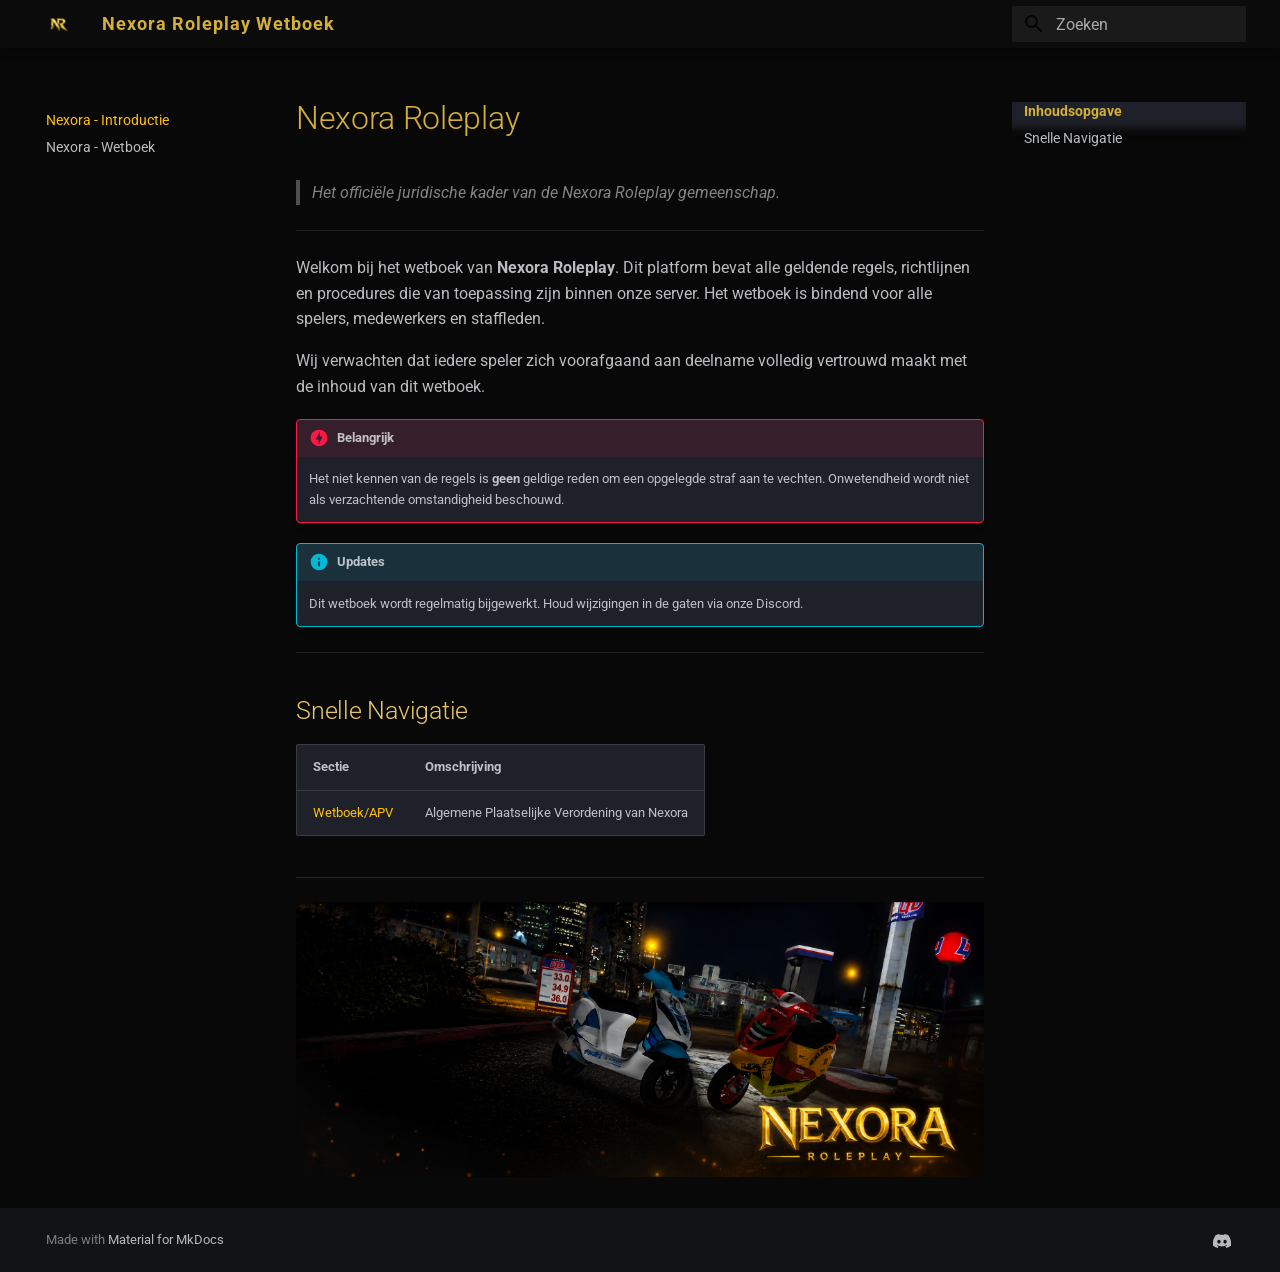
<file: index.html>
<!doctype html>
<html lang="nl" class="no-js">
  <head>
    
      <meta charset="utf-8">
      <meta name="viewport" content="width=device-width,initial-scale=1">
      
      
      
      
      
        <link rel="next" href="wetboek/">
      
      
        
      
      
      <link rel="icon" href="assets/images/favicon.png">
      <meta name="generator" content="mkdocs-1.6.1, mkdocs-material-9.7.6">
    
    
      
        <title>Nexora Roleplay Wetboek</title>
      
    
    
      <link rel="stylesheet" href="assets/stylesheets/main.484c7ddc.min.css">
      
        
        <link rel="stylesheet" href="assets/stylesheets/palette.ab4e12ef.min.css">
      
      


    
    
      
    
    
      
        
        
        <link rel="preconnect" href="https://fonts.gstatic.com" crossorigin>
        <link rel="stylesheet" href="https://fonts.googleapis.com/css?family=Roboto:300,300i,400,400i,700,700i%7CRoboto+Mono:400,400i,700,700i&display=fallback">
        <style>:root{--md-text-font:"Roboto";--md-code-font:"Roboto Mono"}</style>
      
    
    
      <link rel="stylesheet" href="assets/stylesheets/assets.css">
    
    <script>__md_scope=new URL(".",location),__md_hash=e=>[...e].reduce(((e,_)=>(e<<5)-e+_.charCodeAt(0)),0),__md_get=(e,_=localStorage,t=__md_scope)=>JSON.parse(_.getItem(t.pathname+"."+e)),__md_set=(e,_,t=localStorage,a=__md_scope)=>{try{t.setItem(a.pathname+"."+e,JSON.stringify(_))}catch(e){}}</script>
    
      

    
    
  </head>
  
  
    
    
      
    
    
    
    
    <body dir="ltr" data-md-color-scheme="slate" data-md-color-primary="amber" data-md-color-accent="amber">
  
    
    <input class="md-toggle" data-md-toggle="drawer" type="checkbox" id="__drawer" autocomplete="off">
    <input class="md-toggle" data-md-toggle="search" type="checkbox" id="__search" autocomplete="off">
    <label class="md-overlay" for="__drawer"></label>
    <div data-md-component="skip">
      
        
        <a href="#nexora-roleplay" class="md-skip">
          Ga naar inhoud
        </a>
      
    </div>
    <div data-md-component="announce">
      
    </div>
    
    
      

  

<header class="md-header md-header--shadow" data-md-component="header">
  <nav class="md-header__inner md-grid" aria-label="Header">
    <a href="." title="Nexora Roleplay Wetboek" class="md-header__button md-logo" aria-label="Nexora Roleplay Wetboek" data-md-component="logo">
      
  <img src="assets/logo.png" alt="logo">

    </a>
    <label class="md-header__button md-icon" for="__drawer">
      
      <svg xmlns="http://www.w3.org/2000/svg" viewBox="0 0 24 24"><path d="M3 6h18v2H3zm0 5h18v2H3zm0 5h18v2H3z"/></svg>
    </label>
    <div class="md-header__title" data-md-component="header-title">
      <div class="md-header__ellipsis">
        <div class="md-header__topic">
          <span class="md-ellipsis">
            Nexora Roleplay Wetboek
          </span>
        </div>
        <div class="md-header__topic" data-md-component="header-topic">
          <span class="md-ellipsis">
            
              Nexora - Introductie
            
          </span>
        </div>
      </div>
    </div>
    
      
        <form class="md-header__option" data-md-component="palette">
  
    
    
    
    <input class="md-option" data-md-color-media="" data-md-color-scheme="slate" data-md-color-primary="amber" data-md-color-accent="amber"  aria-hidden="true"  type="radio" name="__palette" id="__palette_0">
    
  
</form>
      
    
    
      <script>var palette=__md_get("__palette");if(palette&&palette.color){if("(prefers-color-scheme)"===palette.color.media){var media=matchMedia("(prefers-color-scheme: light)"),input=document.querySelector(media.matches?"[data-md-color-media='(prefers-color-scheme: light)']":"[data-md-color-media='(prefers-color-scheme: dark)']");palette.color.media=input.getAttribute("data-md-color-media"),palette.color.scheme=input.getAttribute("data-md-color-scheme"),palette.color.primary=input.getAttribute("data-md-color-primary"),palette.color.accent=input.getAttribute("data-md-color-accent")}for(var[key,value]of Object.entries(palette.color))document.body.setAttribute("data-md-color-"+key,value)}</script>
    
    
    
      
      
        <label class="md-header__button md-icon" for="__search">
          
          <svg xmlns="http://www.w3.org/2000/svg" viewBox="0 0 24 24"><path d="M9.5 3A6.5 6.5 0 0 1 16 9.5c0 1.61-.59 3.09-1.56 4.23l.27.27h.79l5 5-1.5 1.5-5-5v-.79l-.27-.27A6.52 6.52 0 0 1 9.5 16 6.5 6.5 0 0 1 3 9.5 6.5 6.5 0 0 1 9.5 3m0 2C7 5 5 7 5 9.5S7 14 9.5 14 14 12 14 9.5 12 5 9.5 5"/></svg>
        </label>
        <div class="md-search" data-md-component="search" role="dialog">
  <label class="md-search__overlay" for="__search"></label>
  <div class="md-search__inner" role="search">
    <form class="md-search__form" name="search">
      <input type="text" class="md-search__input" name="query" aria-label="Zoeken" placeholder="Zoeken" autocapitalize="off" autocorrect="off" autocomplete="off" spellcheck="false" data-md-component="search-query" required>
      <label class="md-search__icon md-icon" for="__search">
        
        <svg xmlns="http://www.w3.org/2000/svg" viewBox="0 0 24 24"><path d="M9.5 3A6.5 6.5 0 0 1 16 9.5c0 1.61-.59 3.09-1.56 4.23l.27.27h.79l5 5-1.5 1.5-5-5v-.79l-.27-.27A6.52 6.52 0 0 1 9.5 16 6.5 6.5 0 0 1 3 9.5 6.5 6.5 0 0 1 9.5 3m0 2C7 5 5 7 5 9.5S7 14 9.5 14 14 12 14 9.5 12 5 9.5 5"/></svg>
        
        <svg xmlns="http://www.w3.org/2000/svg" viewBox="0 0 24 24"><path d="M20 11v2H8l5.5 5.5-1.42 1.42L4.16 12l7.92-7.92L13.5 5.5 8 11z"/></svg>
      </label>
      <nav class="md-search__options" aria-label="Zoeken">
        
        <button type="reset" class="md-search__icon md-icon" title="Leegmaken" aria-label="Leegmaken" tabindex="-1">
          
          <svg xmlns="http://www.w3.org/2000/svg" viewBox="0 0 24 24"><path d="M19 6.41 17.59 5 12 10.59 6.41 5 5 6.41 10.59 12 5 17.59 6.41 19 12 13.41 17.59 19 19 17.59 13.41 12z"/></svg>
        </button>
      </nav>
      
    </form>
    <div class="md-search__output">
      <div class="md-search__scrollwrap" tabindex="0" data-md-scrollfix>
        <div class="md-search-result" data-md-component="search-result">
          <div class="md-search-result__meta">
            Zoeken initialiseren
          </div>
          <ol class="md-search-result__list" role="presentation"></ol>
        </div>
      </div>
    </div>
  </div>
</div>
      
    
    
  </nav>
  
</header>
    
    <div class="md-container" data-md-component="container">
      
      
        
          
        
      
      <main class="md-main" data-md-component="main">
        <div class="md-main__inner md-grid">
          
            
              
              <div class="md-sidebar md-sidebar--primary" data-md-component="sidebar" data-md-type="navigation" >
                <div class="md-sidebar__scrollwrap">
                  <div class="md-sidebar__inner">
                    



<nav class="md-nav md-nav--primary" aria-label="Navigatie" data-md-level="0">
  <label class="md-nav__title" for="__drawer">
    <a href="." title="Nexora Roleplay Wetboek" class="md-nav__button md-logo" aria-label="Nexora Roleplay Wetboek" data-md-component="logo">
      
  <img src="assets/logo.png" alt="logo">

    </a>
    Nexora Roleplay Wetboek
  </label>
  
  <ul class="md-nav__list" data-md-scrollfix>
    
      
      
  
  
    
  
  
  
    <li class="md-nav__item md-nav__item--active">
      
      <input class="md-nav__toggle md-toggle" type="checkbox" id="__toc">
      
      
        
      
      
        <label class="md-nav__link md-nav__link--active" for="__toc">
          
  
  
  <span class="md-ellipsis">
    
  
    Nexora - Introductie
  

    
  </span>
  
  

          <span class="md-nav__icon md-icon"></span>
        </label>
      
      <a href="." class="md-nav__link md-nav__link--active">
        
  
  
  <span class="md-ellipsis">
    
  
    Nexora - Introductie
  

    
  </span>
  
  

      </a>
      
        

<nav class="md-nav md-nav--secondary" aria-label="Inhoudsopgave">
  
  
  
    
  
  
    <label class="md-nav__title" for="__toc">
      <span class="md-nav__icon md-icon"></span>
      Inhoudsopgave
    </label>
    <ul class="md-nav__list" data-md-component="toc" data-md-scrollfix>
      
        <li class="md-nav__item">
  <a href="#snelle-navigatie" class="md-nav__link">
    <span class="md-ellipsis">
      
        Snelle Navigatie
      
    </span>
  </a>
  
</li>
      
    </ul>
  
</nav>
      
    </li>
  

    
      
      
  
  
  
  
    <li class="md-nav__item">
      <a href="wetboek/" class="md-nav__link">
        
  
  
  <span class="md-ellipsis">
    
  
    Nexora - Wetboek
  

    
  </span>
  
  

      </a>
    </li>
  

    
  </ul>
</nav>
                  </div>
                </div>
              </div>
            
            
              
              <div class="md-sidebar md-sidebar--secondary" data-md-component="sidebar" data-md-type="toc" >
                <div class="md-sidebar__scrollwrap">
                  <div class="md-sidebar__inner">
                    

<nav class="md-nav md-nav--secondary" aria-label="Inhoudsopgave">
  
  
  
    
  
  
    <label class="md-nav__title" for="__toc">
      <span class="md-nav__icon md-icon"></span>
      Inhoudsopgave
    </label>
    <ul class="md-nav__list" data-md-component="toc" data-md-scrollfix>
      
        <li class="md-nav__item">
  <a href="#snelle-navigatie" class="md-nav__link">
    <span class="md-ellipsis">
      
        Snelle Navigatie
      
    </span>
  </a>
  
</li>
      
    </ul>
  
</nav>
                  </div>
                </div>
              </div>
            
          
          
            <div class="md-content" data-md-component="content">
              
              <article class="md-content__inner md-typeset">
                
                  



<h1 id="nexora-roleplay">Nexora Roleplay</h1>
<blockquote>
<p><em>Het officiële juridische kader van de Nexora Roleplay gemeenschap.</em></p>
</blockquote>
<hr />
<p>Welkom bij het wetboek van <strong>Nexora Roleplay</strong>. Dit platform bevat alle geldende regels, richtlijnen en procedures die van toepassing zijn binnen onze server. Het wetboek is bindend voor alle spelers, medewerkers en staffleden.</p>
<p>Wij verwachten dat iedere speler zich voorafgaand aan deelname volledig vertrouwd maakt met de inhoud van dit wetboek.</p>
<div class="admonition danger">
<p class="admonition-title">Belangrijk</p>
<p>Het niet kennen van de regels is <strong>geen</strong> geldige reden om een opgelegde straf aan te vechten. Onwetendheid wordt niet als verzachtende omstandigheid beschouwd.</p>
</div>
<div class="admonition info">
<p class="admonition-title">Updates</p>
<p>Dit wetboek wordt regelmatig bijgewerkt. Houd wijzigingen in de gaten via onze Discord.</p>
</div>
<hr />
<h2 id="snelle-navigatie">Snelle Navigatie</h2>
<table>
<thead>
<tr>
<th>Sectie</th>
<th>Omschrijving</th>
</tr>
</thead>
<tbody>
<tr>
<td><a href="wetboek/">Wetboek/APV</a></td>
<td>Algemene Plaatselijke Verordening van Nexora</td>
</tr>
</tbody>
</table>
<hr />
<p><img alt="Nexora Banner" src="assets/banner.png" /></p>












                
              </article>
            </div>
          
          
<script>var target=document.getElementById(location.hash.slice(1));target&&target.name&&(target.checked=target.name.startsWith("__tabbed_"))</script>
        </div>
        
          <button type="button" class="md-top md-icon" data-md-component="top" hidden>
  
  <svg xmlns="http://www.w3.org/2000/svg" viewBox="0 0 24 24"><path d="M13 20h-2V8l-5.5 5.5-1.42-1.42L12 4.16l7.92 7.92-1.42 1.42L13 8z"/></svg>
  Terug naar boven
</button>
        
      </main>
      
        <footer class="md-footer">
  
  <div class="md-footer-meta md-typeset">
    <div class="md-footer-meta__inner md-grid">
      <div class="md-copyright">
  
  
    Made with
    <a href="https://squidfunk.github.io/mkdocs-material/" target="_blank" rel="noopener">
      Material for MkDocs
    </a>
  
</div>
      
        
<div class="md-social">
  
    
    
    
    
    <a href="https://discord.gg/jouwdiscordlink" target="_blank" rel="noopener" title="Nexora Discord" class="md-social__link">
      <svg xmlns="http://www.w3.org/2000/svg" viewBox="0 0 576 512"><!--! Font Awesome Free 7.1.0 by @fontawesome - https://fontawesome.com License - https://fontawesome.com/license/free (Icons: CC BY 4.0, Fonts: SIL OFL 1.1, Code: MIT License) Copyright 2025 Fonticons, Inc.--><path d="M492.5 69.8c-.2-.3-.4-.6-.8-.7-38.1-17.5-78.4-30-119.7-37.1-.4-.1-.8 0-1.1.1s-.6.4-.8.8c-5.5 9.9-10.5 20.2-14.9 30.6-44.6-6.8-89.9-6.8-134.4 0-4.5-10.5-9.5-20.7-15.1-30.6-.2-.3-.5-.6-.8-.8s-.7-.2-1.1-.2C162.5 39 122.2 51.5 84.1 69c-.3.1-.6.4-.8.7C7.1 183.5-13.8 294.6-3.6 404.2c0 .3.1.5.2.8s.3.4.5.6c44.4 32.9 94 58 146.8 74.2.4.1.8.1 1.1 0s.7-.4.9-.7c11.3-15.4 21.4-31.8 30-48.8.1-.2.2-.5.2-.8s0-.5-.1-.8-.2-.5-.4-.6-.4-.3-.7-.4c-15.8-6.1-31.2-13.4-45.9-21.9-.3-.2-.5-.4-.7-.6s-.3-.6-.3-.9 0-.6.2-.9.3-.5.6-.7c3.1-2.3 6.2-4.7 9.1-7.1.3-.2.6-.4.9-.4s.7 0 1 .1c96.2 43.9 200.4 43.9 295.5 0 .3-.1.7-.2 1-.2s.7.2.9.4c2.9 2.4 6 4.9 9.1 7.2.2.2.4.4.6.7s.2.6.2.9-.1.6-.3.9-.4.5-.6.6c-14.7 8.6-30 15.9-45.9 21.8-.2.1-.5.2-.7.4s-.3.4-.4.7-.1.5-.1.8.1.5.2.8c8.8 17 18.8 33.3 30 48.8.2.3.6.6.9.7s.8.1 1.1 0c52.9-16.2 102.6-41.3 147.1-74.2.2-.2.4-.4.5-.6s.2-.5.2-.8c12.3-126.8-20.5-236.9-86.9-334.5zm-302 267.7c-29 0-52.8-26.6-52.8-59.2s23.4-59.2 52.8-59.2c29.7 0 53.3 26.8 52.8 59.2 0 32.7-23.4 59.2-52.8 59.2m195.4 0c-29 0-52.8-26.6-52.8-59.2s23.4-59.2 52.8-59.2c29.7 0 53.3 26.8 52.8 59.2 0 32.7-23.2 59.2-52.8 59.2"/></svg>
    </a>
  
</div>
      
    </div>
  </div>
</footer>
      
    </div>
    <div class="md-dialog" data-md-component="dialog">
      <div class="md-dialog__inner md-typeset"></div>
    </div>
    
    
    
      
      
      <script id="__config" type="application/json">{"annotate": null, "base": ".", "features": ["navigation.sections", "navigation.expand", "navigation.top"], "search": "assets/javascripts/workers/search.2c215733.min.js", "tags": null, "translations": {"clipboard.copied": "Gekopieerd naar klembord", "clipboard.copy": "Kopi\u00ebren naar klembord", "search.result.more.one": "1 extra overeenkomst op deze pagina", "search.result.more.other": "# extra overeenkomsten op deze pagina", "search.result.none": "Geen overeenkomende documenten", "search.result.one": "1 overeenkomende document", "search.result.other": "# overeenkomende documenten", "search.result.placeholder": "Typ om te beginnen met zoeken", "search.result.term.missing": "Ontbreekt", "select.version": "Selecteer versie"}, "version": null}</script>
    
    
      <script src="assets/javascripts/bundle.79ae519e.min.js"></script>
      
    
  </body>
</html>
</file>
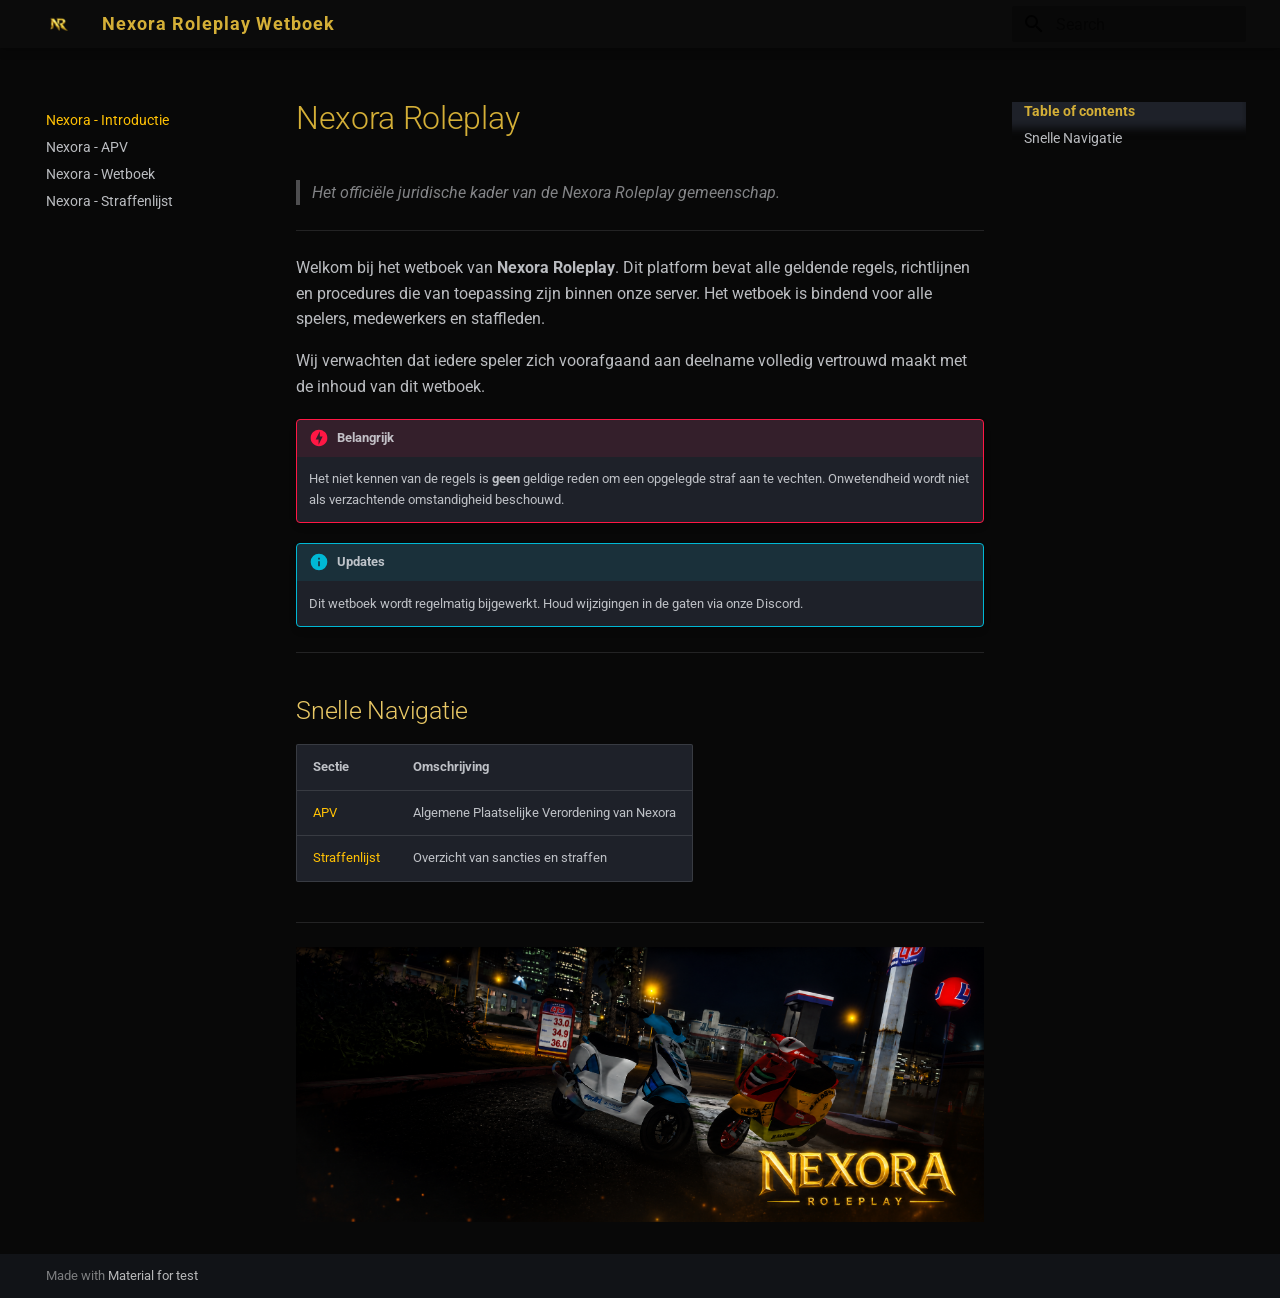
<file: site/index.html>
<!doctype html>
<html lang="en" class="no-js">
  <head>
    
      <meta charset="utf-8">
      <meta name="viewport" content="width=device-width,initial-scale=1">
      
      
      
      
      
        <link rel="next" href="apv/">
      
      
        
      
      
      <link rel="icon" href="assets/images/favicon.png">
      <meta name="generator" content="mkdocs-1.6.1, mkdocs-material-9.7.6">
    
    
      
        <title>Nexora Roleplay Wetboek</title>
      
    
    
      <link rel="stylesheet" href="assets/stylesheets/main.484c7ddc.min.css">
      
        
        <link rel="stylesheet" href="assets/stylesheets/palette.ab4e12ef.min.css">
      
      


    
    
      
    
    
      
        
        
        <link rel="preconnect" href="https://fonts.gstatic.com" crossorigin>
        <link rel="stylesheet" href="https://fonts.googleapis.com/css?family=Roboto:300,300i,400,400i,700,700i%7CRoboto+Mono:400,400i,700,700i&display=fallback">
        <style>:root{--md-text-font:"Roboto";--md-code-font:"Roboto Mono"}</style>
      
    
    
      <link rel="stylesheet" href="assets/stylesheets/assets.css">
    
    <script>__md_scope=new URL(".",location),__md_hash=e=>[...e].reduce(((e,_)=>(e<<5)-e+_.charCodeAt(0)),0),__md_get=(e,_=localStorage,t=__md_scope)=>JSON.parse(_.getItem(t.pathname+"."+e)),__md_set=(e,_,t=localStorage,a=__md_scope)=>{try{t.setItem(a.pathname+"."+e,JSON.stringify(_))}catch(e){}}</script>
    
      

    
    
  </head>
  
  
    
    
      
    
    
    
    
    <body dir="ltr" data-md-color-scheme="slate" data-md-color-primary="amber" data-md-color-accent="amber">
  
    
    <input class="md-toggle" data-md-toggle="drawer" type="checkbox" id="__drawer" autocomplete="off">
    <input class="md-toggle" data-md-toggle="search" type="checkbox" id="__search" autocomplete="off">
    <label class="md-overlay" for="__drawer"></label>
    <div data-md-component="skip">
      
        
        <a href="#nexora-roleplay" class="md-skip">
          Skip to content
        </a>
      
    </div>
    <div data-md-component="announce">
      
    </div>
    
    
      

  

<header class="md-header md-header--shadow" data-md-component="header">
  <nav class="md-header__inner md-grid" aria-label="Header">
    <a href="." title="Nexora Roleplay Wetboek" class="md-header__button md-logo" aria-label="Nexora Roleplay Wetboek" data-md-component="logo">
      
  <img src="assets/logo.png" alt="logo">

    </a>
    <label class="md-header__button md-icon" for="__drawer">
      
      <svg xmlns="http://www.w3.org/2000/svg" viewBox="0 0 24 24"><path d="M3 6h18v2H3zm0 5h18v2H3zm0 5h18v2H3z"/></svg>
    </label>
    <div class="md-header__title" data-md-component="header-title">
      <div class="md-header__ellipsis">
        <div class="md-header__topic">
          <span class="md-ellipsis">
            Nexora Roleplay Wetboek
          </span>
        </div>
        <div class="md-header__topic" data-md-component="header-topic">
          <span class="md-ellipsis">
            
              Nexora - Introductie
            
          </span>
        </div>
      </div>
    </div>
    
      
        <form class="md-header__option" data-md-component="palette">
  
    
    
    
    <input class="md-option" data-md-color-media="" data-md-color-scheme="slate" data-md-color-primary="amber" data-md-color-accent="amber"  aria-hidden="true"  type="radio" name="__palette" id="__palette_0">
    
  
</form>
      
    
    
      <script>var palette=__md_get("__palette");if(palette&&palette.color){if("(prefers-color-scheme)"===palette.color.media){var media=matchMedia("(prefers-color-scheme: light)"),input=document.querySelector(media.matches?"[data-md-color-media='(prefers-color-scheme: light)']":"[data-md-color-media='(prefers-color-scheme: dark)']");palette.color.media=input.getAttribute("data-md-color-media"),palette.color.scheme=input.getAttribute("data-md-color-scheme"),palette.color.primary=input.getAttribute("data-md-color-primary"),palette.color.accent=input.getAttribute("data-md-color-accent")}for(var[key,value]of Object.entries(palette.color))document.body.setAttribute("data-md-color-"+key,value)}</script>
    
    
    
      
      
        <label class="md-header__button md-icon" for="__search">
          
          <svg xmlns="http://www.w3.org/2000/svg" viewBox="0 0 24 24"><path d="M9.5 3A6.5 6.5 0 0 1 16 9.5c0 1.61-.59 3.09-1.56 4.23l.27.27h.79l5 5-1.5 1.5-5-5v-.79l-.27-.27A6.52 6.52 0 0 1 9.5 16 6.5 6.5 0 0 1 3 9.5 6.5 6.5 0 0 1 9.5 3m0 2C7 5 5 7 5 9.5S7 14 9.5 14 14 12 14 9.5 12 5 9.5 5"/></svg>
        </label>
        <div class="md-search" data-md-component="search" role="dialog">
  <label class="md-search__overlay" for="__search"></label>
  <div class="md-search__inner" role="search">
    <form class="md-search__form" name="search">
      <input type="text" class="md-search__input" name="query" aria-label="Search" placeholder="Search" autocapitalize="off" autocorrect="off" autocomplete="off" spellcheck="false" data-md-component="search-query" required>
      <label class="md-search__icon md-icon" for="__search">
        
        <svg xmlns="http://www.w3.org/2000/svg" viewBox="0 0 24 24"><path d="M9.5 3A6.5 6.5 0 0 1 16 9.5c0 1.61-.59 3.09-1.56 4.23l.27.27h.79l5 5-1.5 1.5-5-5v-.79l-.27-.27A6.52 6.52 0 0 1 9.5 16 6.5 6.5 0 0 1 3 9.5 6.5 6.5 0 0 1 9.5 3m0 2C7 5 5 7 5 9.5S7 14 9.5 14 14 12 14 9.5 12 5 9.5 5"/></svg>
        
        <svg xmlns="http://www.w3.org/2000/svg" viewBox="0 0 24 24"><path d="M20 11v2H8l5.5 5.5-1.42 1.42L4.16 12l7.92-7.92L13.5 5.5 8 11z"/></svg>
      </label>
      <nav class="md-search__options" aria-label="Search">
        
        <button type="reset" class="md-search__icon md-icon" title="Clear" aria-label="Clear" tabindex="-1">
          
          <svg xmlns="http://www.w3.org/2000/svg" viewBox="0 0 24 24"><path d="M19 6.41 17.59 5 12 10.59 6.41 5 5 6.41 10.59 12 5 17.59 6.41 19 12 13.41 17.59 19 19 17.59 13.41 12z"/></svg>
        </button>
      </nav>
      
    </form>
    <div class="md-search__output">
      <div class="md-search__scrollwrap" tabindex="0" data-md-scrollfix>
        <div class="md-search-result" data-md-component="search-result">
          <div class="md-search-result__meta">
            Initializing search
          </div>
          <ol class="md-search-result__list" role="presentation"></ol>
        </div>
      </div>
    </div>
  </div>
</div>
      
    
    
  </nav>
  
</header>
    
    <div class="md-container" data-md-component="container">
      
      
        
          
        
      
      <main class="md-main" data-md-component="main">
        <div class="md-main__inner md-grid">
          
            
              
              <div class="md-sidebar md-sidebar--primary" data-md-component="sidebar" data-md-type="navigation" >
                <div class="md-sidebar__scrollwrap">
                  <div class="md-sidebar__inner">
                    



<nav class="md-nav md-nav--primary" aria-label="Navigation" data-md-level="0">
  <label class="md-nav__title" for="__drawer">
    <a href="." title="Nexora Roleplay Wetboek" class="md-nav__button md-logo" aria-label="Nexora Roleplay Wetboek" data-md-component="logo">
      
  <img src="assets/logo.png" alt="logo">

    </a>
    Nexora Roleplay Wetboek
  </label>
  
  <ul class="md-nav__list" data-md-scrollfix>
    
      
      
  
  
    
  
  
  
    <li class="md-nav__item md-nav__item--active">
      
      <input class="md-nav__toggle md-toggle" type="checkbox" id="__toc">
      
      
        
      
      
        <label class="md-nav__link md-nav__link--active" for="__toc">
          
  
  
  <span class="md-ellipsis">
    
  
    Nexora - Introductie
  

    
  </span>
  
  

          <span class="md-nav__icon md-icon"></span>
        </label>
      
      <a href="." class="md-nav__link md-nav__link--active">
        
  
  
  <span class="md-ellipsis">
    
  
    Nexora - Introductie
  

    
  </span>
  
  

      </a>
      
        

<nav class="md-nav md-nav--secondary" aria-label="Table of contents">
  
  
  
    
  
  
    <label class="md-nav__title" for="__toc">
      <span class="md-nav__icon md-icon"></span>
      Table of contents
    </label>
    <ul class="md-nav__list" data-md-component="toc" data-md-scrollfix>
      
        <li class="md-nav__item">
  <a href="#snelle-navigatie" class="md-nav__link">
    <span class="md-ellipsis">
      
        Snelle Navigatie
      
    </span>
  </a>
  
</li>
      
    </ul>
  
</nav>
      
    </li>
  

    
      
      
  
  
  
  
    <li class="md-nav__item">
      <a href="apv/" class="md-nav__link">
        
  
  
  <span class="md-ellipsis">
    
  
    Nexora - APV
  

    
  </span>
  
  

      </a>
    </li>
  

    
      
      
  
  
  
  
    <li class="md-nav__item">
      <a href="wetboek/" class="md-nav__link">
        
  
  
  <span class="md-ellipsis">
    
  
    Nexora - Wetboek
  

    
  </span>
  
  

      </a>
    </li>
  

    
      
      
  
  
  
  
    <li class="md-nav__item">
      <a href="straffenlijst/" class="md-nav__link">
        
  
  
  <span class="md-ellipsis">
    
  
    Nexora - Straffenlijst
  

    
  </span>
  
  

      </a>
    </li>
  

    
  </ul>
</nav>
                  </div>
                </div>
              </div>
            
            
              
              <div class="md-sidebar md-sidebar--secondary" data-md-component="sidebar" data-md-type="toc" >
                <div class="md-sidebar__scrollwrap">
                  <div class="md-sidebar__inner">
                    

<nav class="md-nav md-nav--secondary" aria-label="Table of contents">
  
  
  
    
  
  
    <label class="md-nav__title" for="__toc">
      <span class="md-nav__icon md-icon"></span>
      Table of contents
    </label>
    <ul class="md-nav__list" data-md-component="toc" data-md-scrollfix>
      
        <li class="md-nav__item">
  <a href="#snelle-navigatie" class="md-nav__link">
    <span class="md-ellipsis">
      
        Snelle Navigatie
      
    </span>
  </a>
  
</li>
      
    </ul>
  
</nav>
                  </div>
                </div>
              </div>
            
          
          
            <div class="md-content" data-md-component="content">
              
              <article class="md-content__inner md-typeset">
                
                  



<h1 id="nexora-roleplay">Nexora Roleplay</h1>
<blockquote>
<p><em>Het officiële juridische kader van de Nexora Roleplay gemeenschap.</em></p>
</blockquote>
<hr />
<p>Welkom bij het wetboek van <strong>Nexora Roleplay</strong>. Dit platform bevat alle geldende regels, richtlijnen en procedures die van toepassing zijn binnen onze server. Het wetboek is bindend voor alle spelers, medewerkers en staffleden.</p>
<p>Wij verwachten dat iedere speler zich voorafgaand aan deelname volledig vertrouwd maakt met de inhoud van dit wetboek.</p>
<div class="admonition danger">
<p class="admonition-title">Belangrijk</p>
<p>Het niet kennen van de regels is <strong>geen</strong> geldige reden om een opgelegde straf aan te vechten. Onwetendheid wordt niet als verzachtende omstandigheid beschouwd.</p>
</div>
<div class="admonition info">
<p class="admonition-title">Updates</p>
<p>Dit wetboek wordt regelmatig bijgewerkt. Houd wijzigingen in de gaten via onze Discord.</p>
</div>
<hr />
<h2 id="snelle-navigatie">Snelle Navigatie</h2>
<table>
<thead>
<tr>
<th>Sectie</th>
<th>Omschrijving</th>
</tr>
</thead>
<tbody>
<tr>
<td><a href="apv/">APV</a></td>
<td>Algemene Plaatselijke Verordening van Nexora</td>
</tr>
<tr>
<td><a href="straffenlijst/">Straffenlijst</a></td>
<td>Overzicht van sancties en straffen</td>
</tr>
</tbody>
</table>
<hr />
<p><img alt="Nexora Banner" src="assets/banner.png" /></p>












                
              </article>
            </div>
          
          
<script>var target=document.getElementById(location.hash.slice(1));target&&target.name&&(target.checked=target.name.startsWith("__tabbed_"))</script>
        </div>
        
          <button type="button" class="md-top md-icon" data-md-component="top" hidden>
  
  <svg xmlns="http://www.w3.org/2000/svg" viewBox="0 0 24 24"><path d="M13 20h-2V8l-5.5 5.5-1.42-1.42L12 4.16l7.92 7.92-1.42 1.42L13 8z"/></svg>
  Back to top
</button>
        
      </main>
      
        <footer class="md-footer">
  
  <div class="md-footer-meta md-typeset">
    <div class="md-footer-meta__inner md-grid">
      <div class="md-copyright">
  
  
    Made with
    <a href="https://squidfunk.github.io/mkdocs-material/" target="_blank" rel="noopener">
      Material for test
    </a>
  
</div>
      
    </div>
  </div>
</footer>
      
    </div>
    <div class="md-dialog" data-md-component="dialog">
      <div class="md-dialog__inner md-typeset"></div>
    </div>
    
    
    
      
      
      <script id="__config" type="application/json">{"annotate": null, "base": ".", "features": ["navigation.sections", "navigation.expand", "navigation.top"], "search": "assets/javascripts/workers/search.2c215733.min.js", "tags": null, "translations": {"clipboard.copied": "Copied to clipboard", "clipboard.copy": "Copy to clipboard", "search.result.more.one": "1 more on this page", "search.result.more.other": "# more on this page", "search.result.none": "No matching documents", "search.result.one": "1 matching document", "search.result.other": "# matching documents", "search.result.placeholder": "Type to start searching", "search.result.term.missing": "Missing", "select.version": "Select version"}, "version": null}</script>
    
    
      <script src="assets/javascripts/bundle.79ae519e.min.js"></script>
      
    
  </body>
</html>
</file>
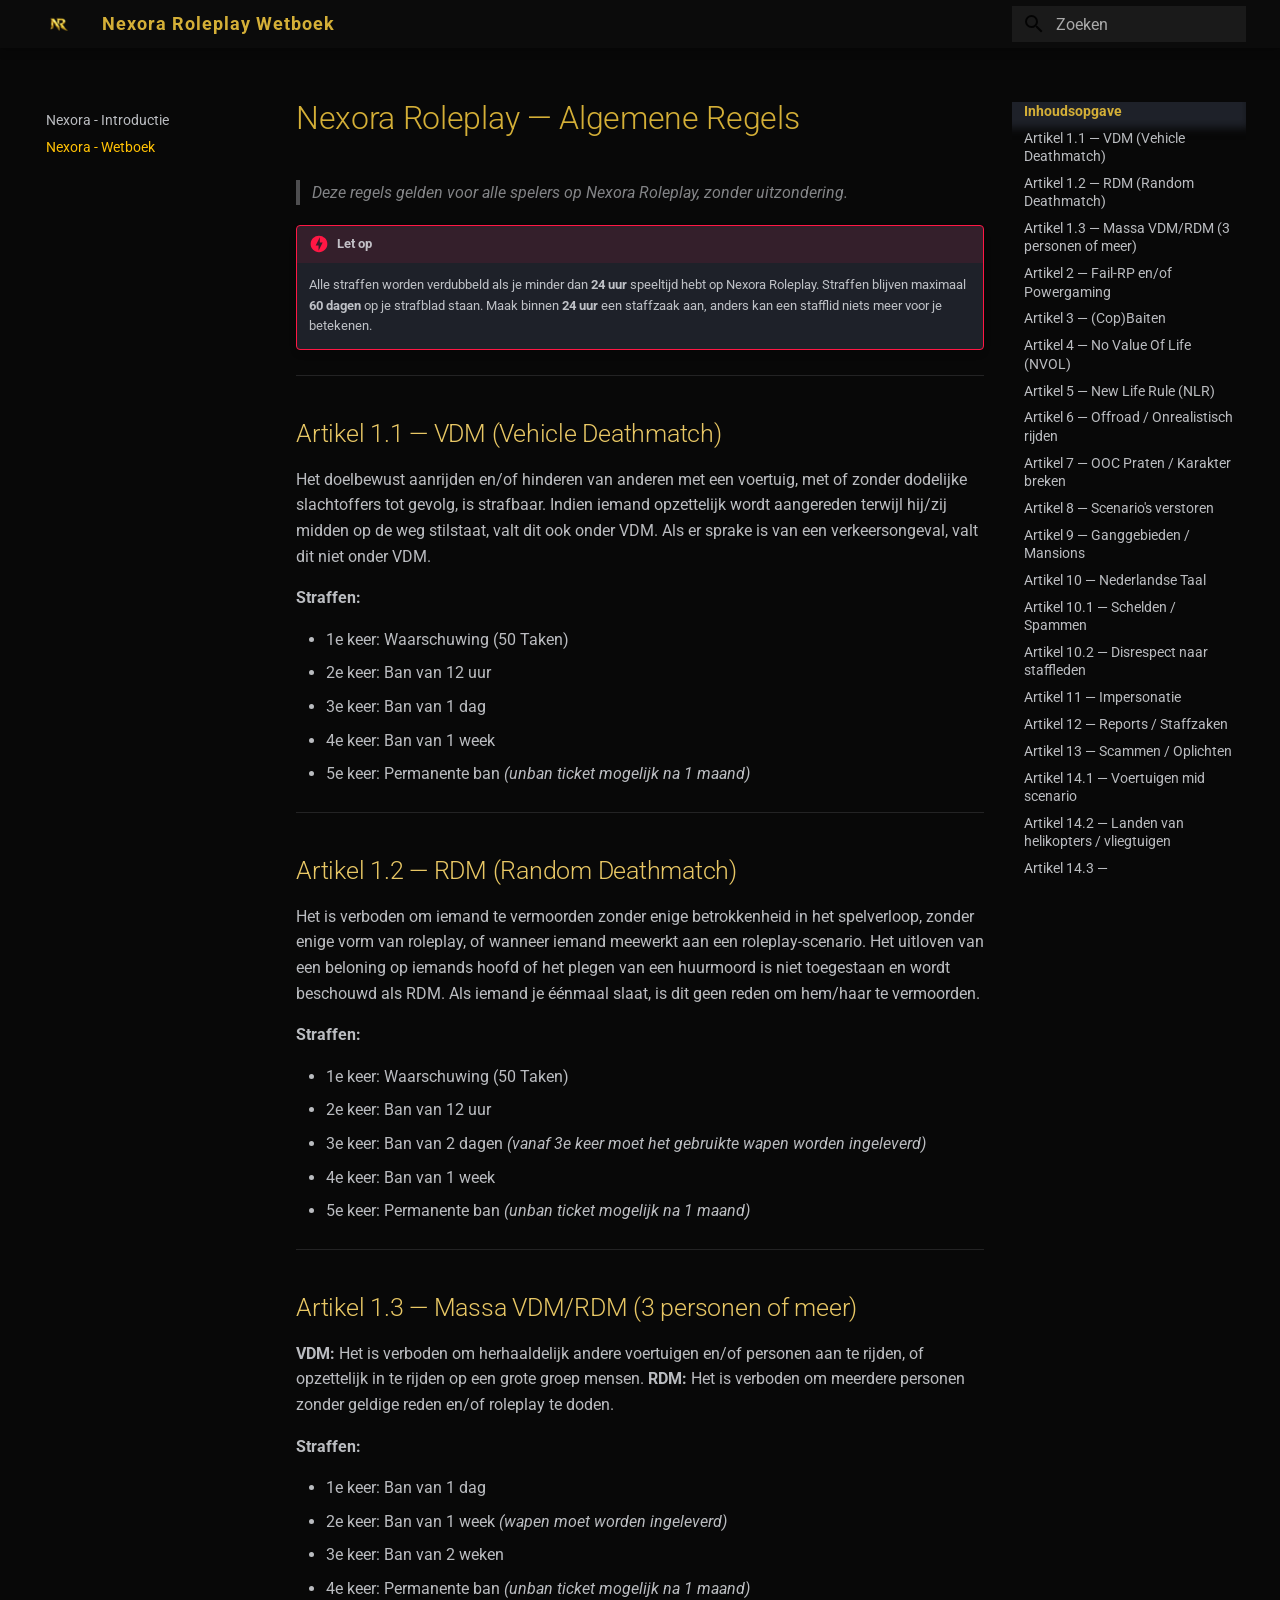
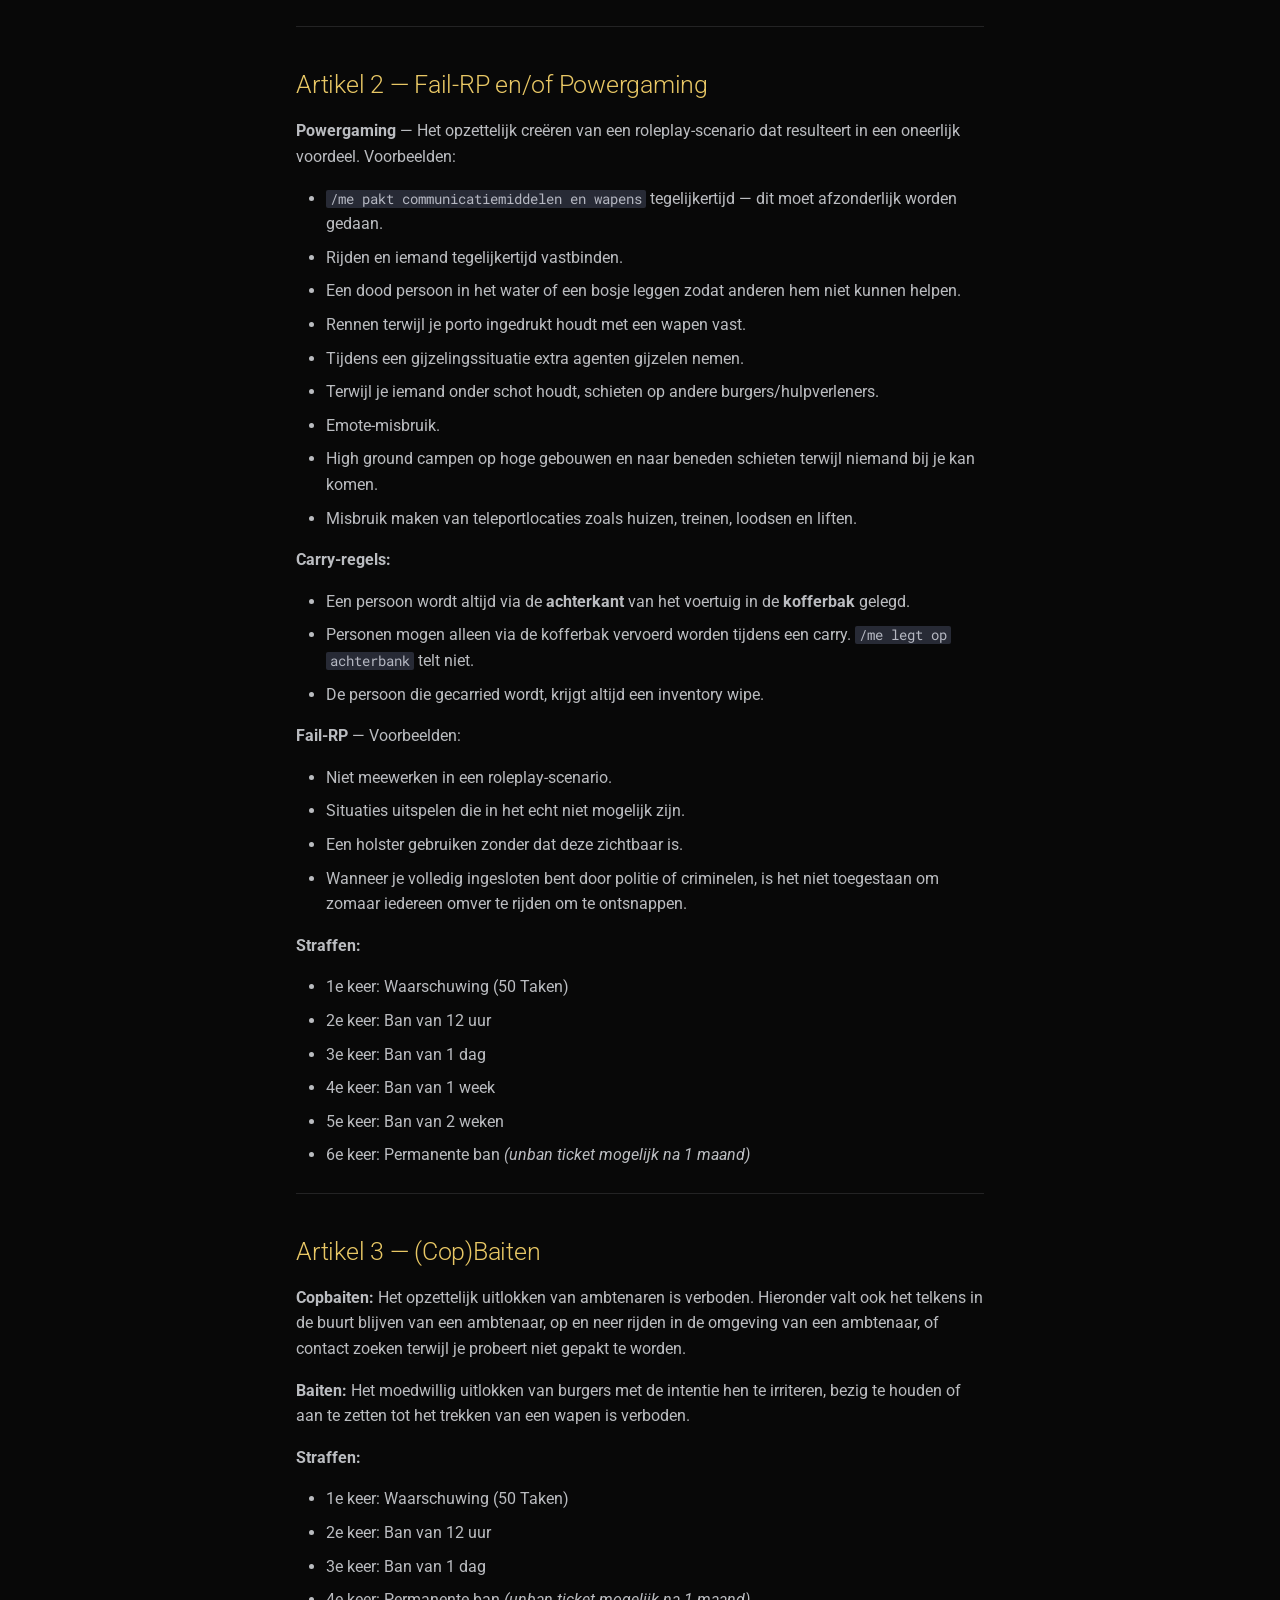
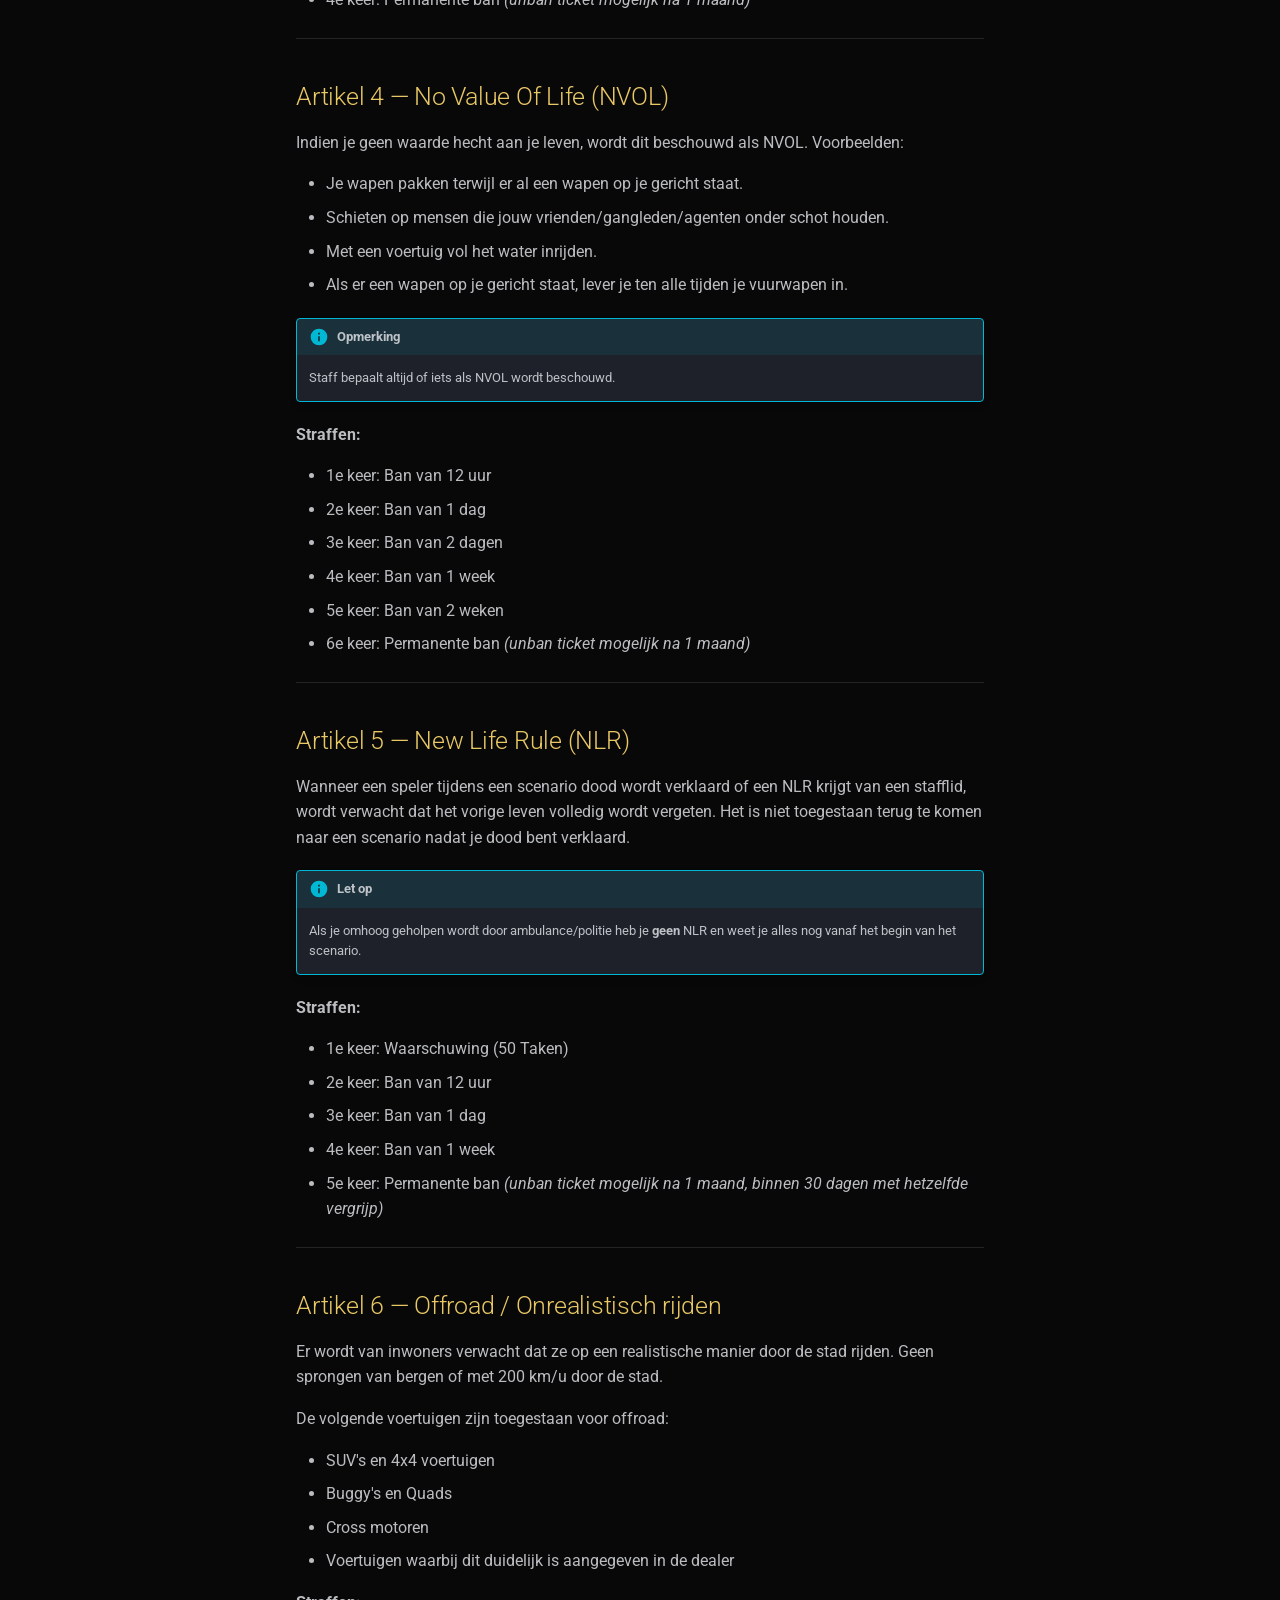
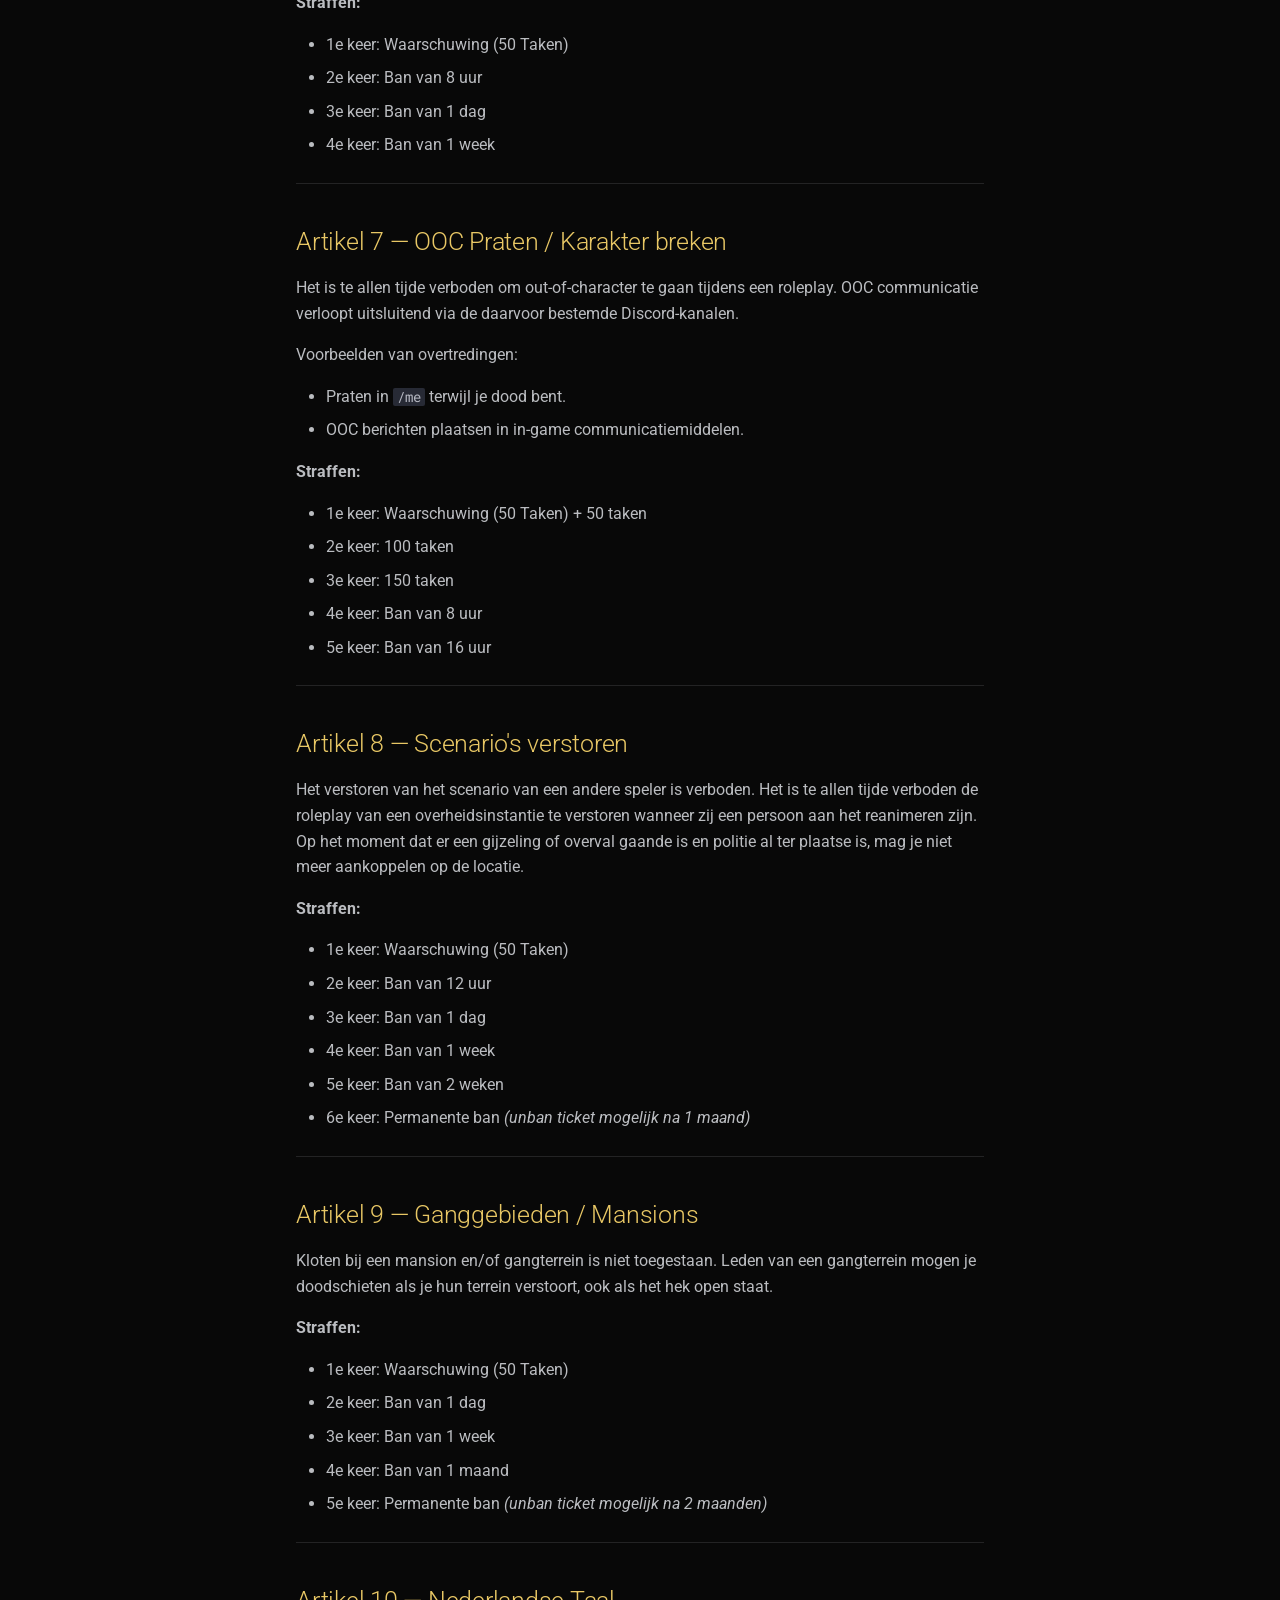
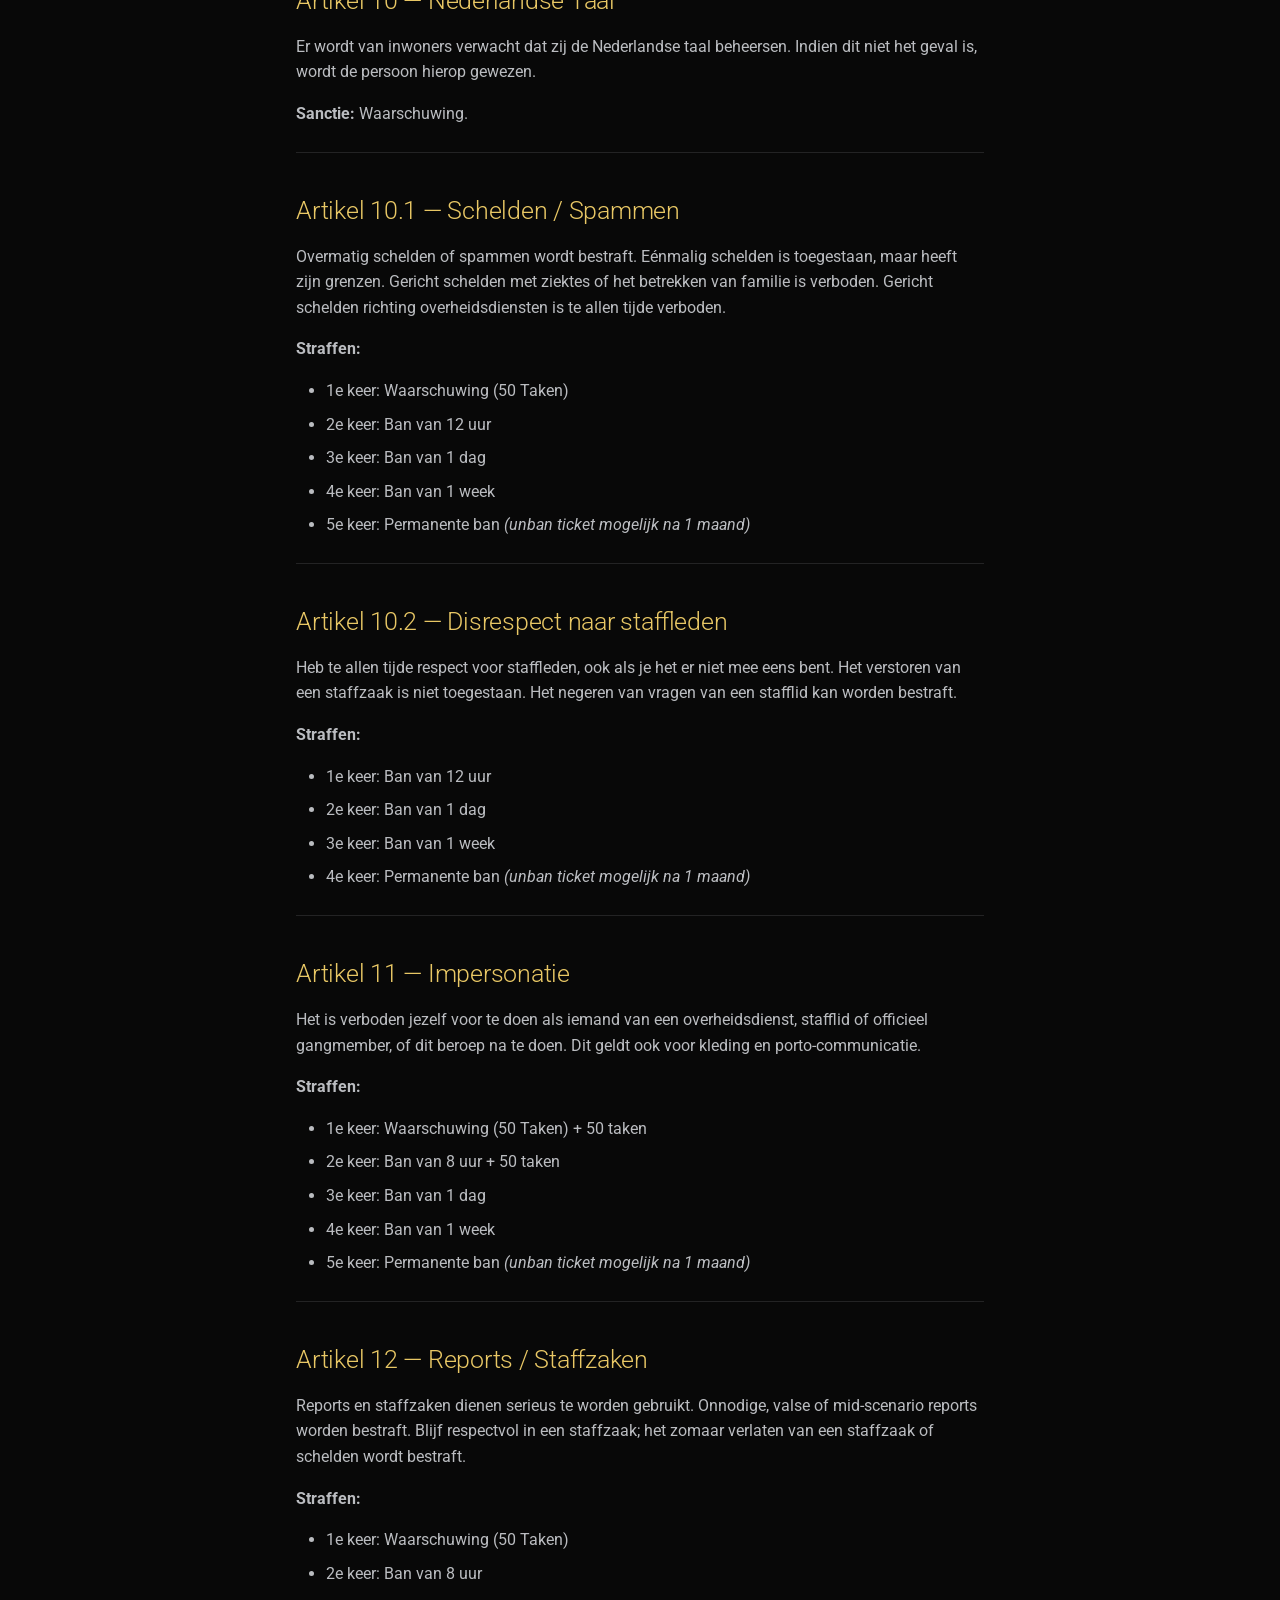
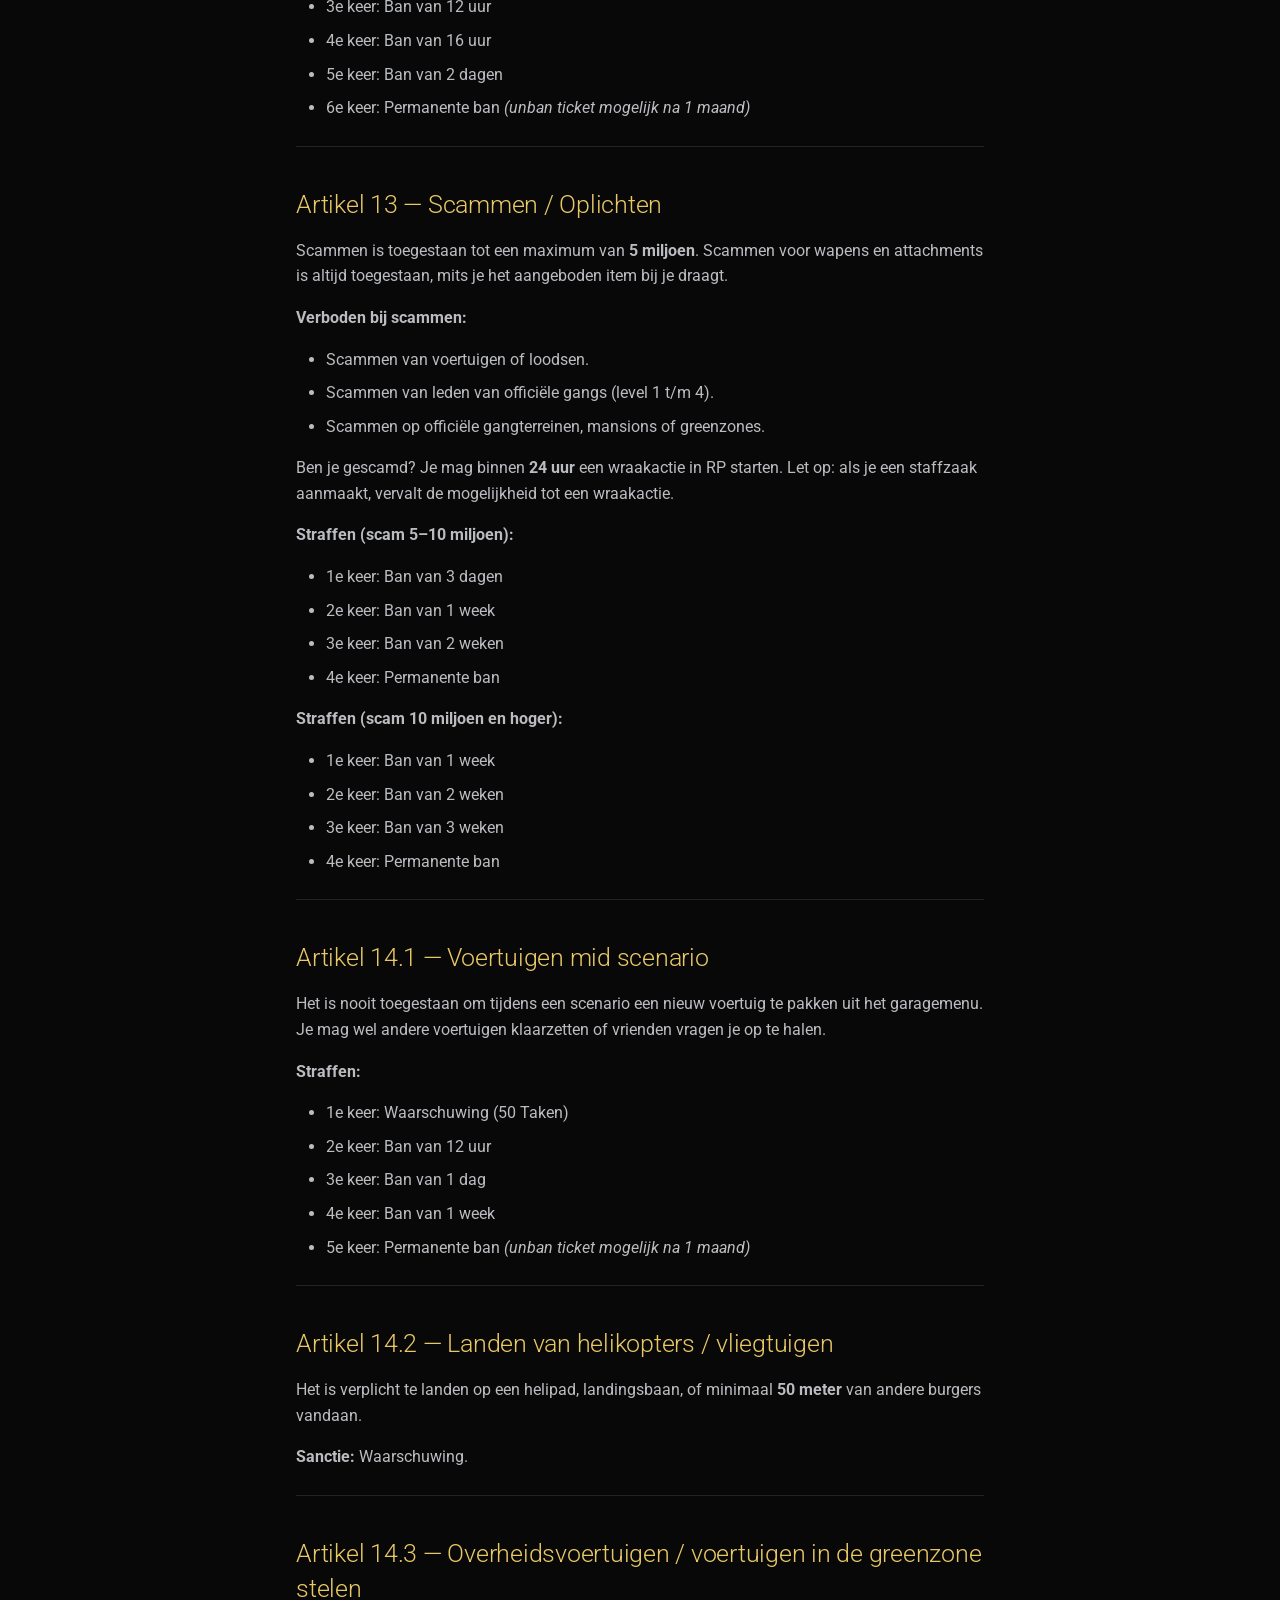
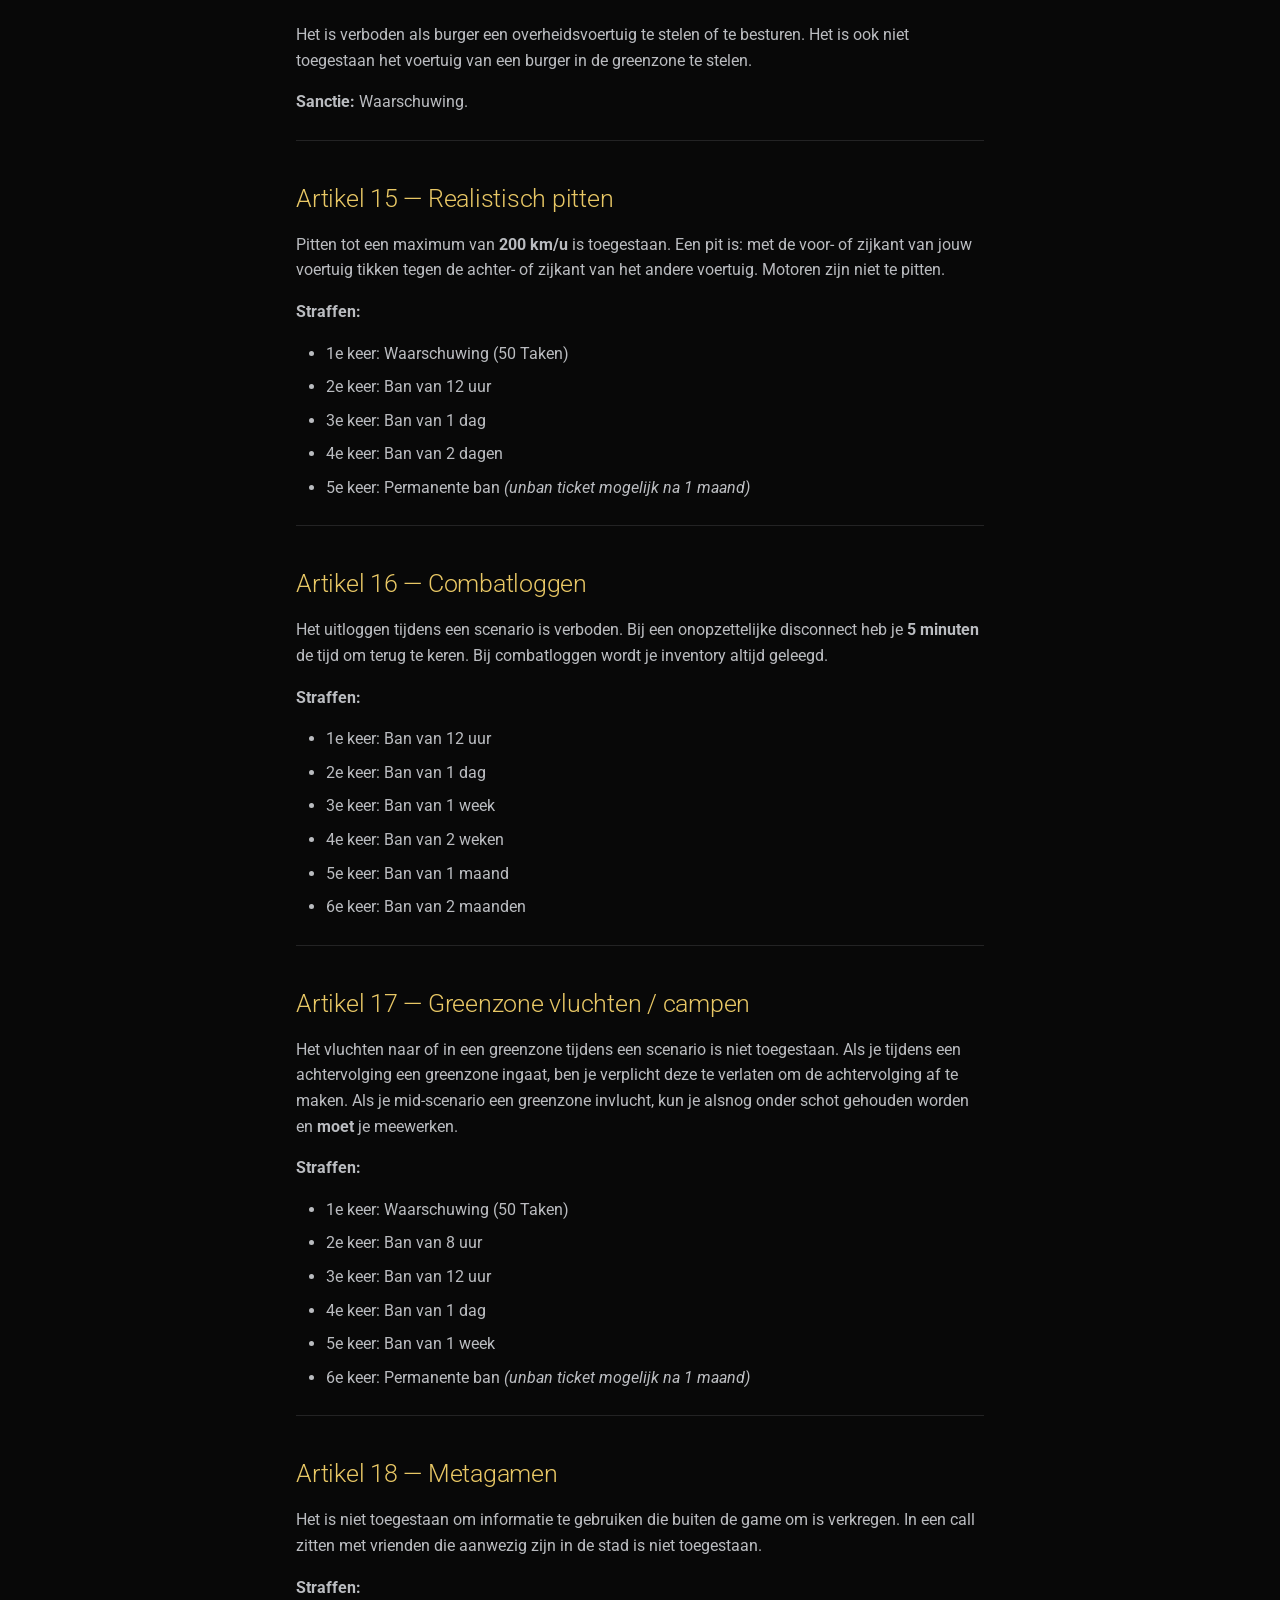
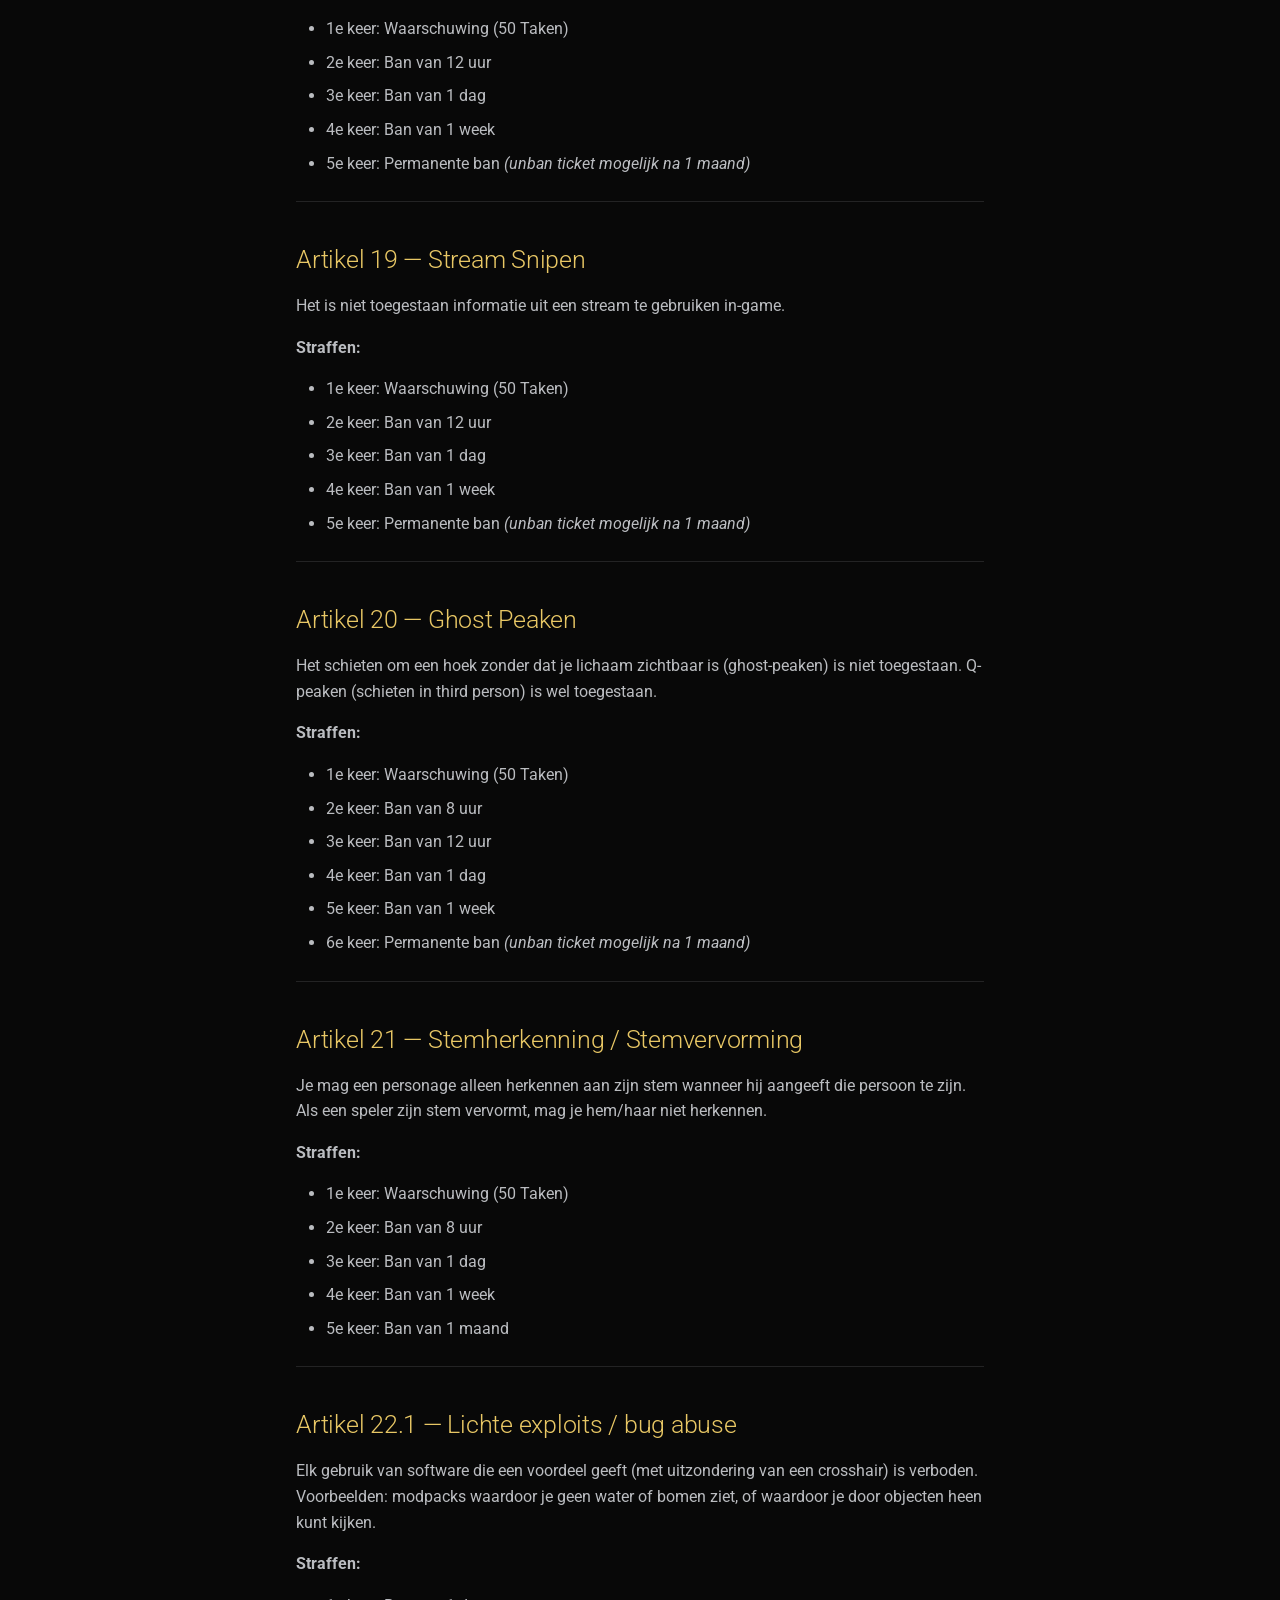
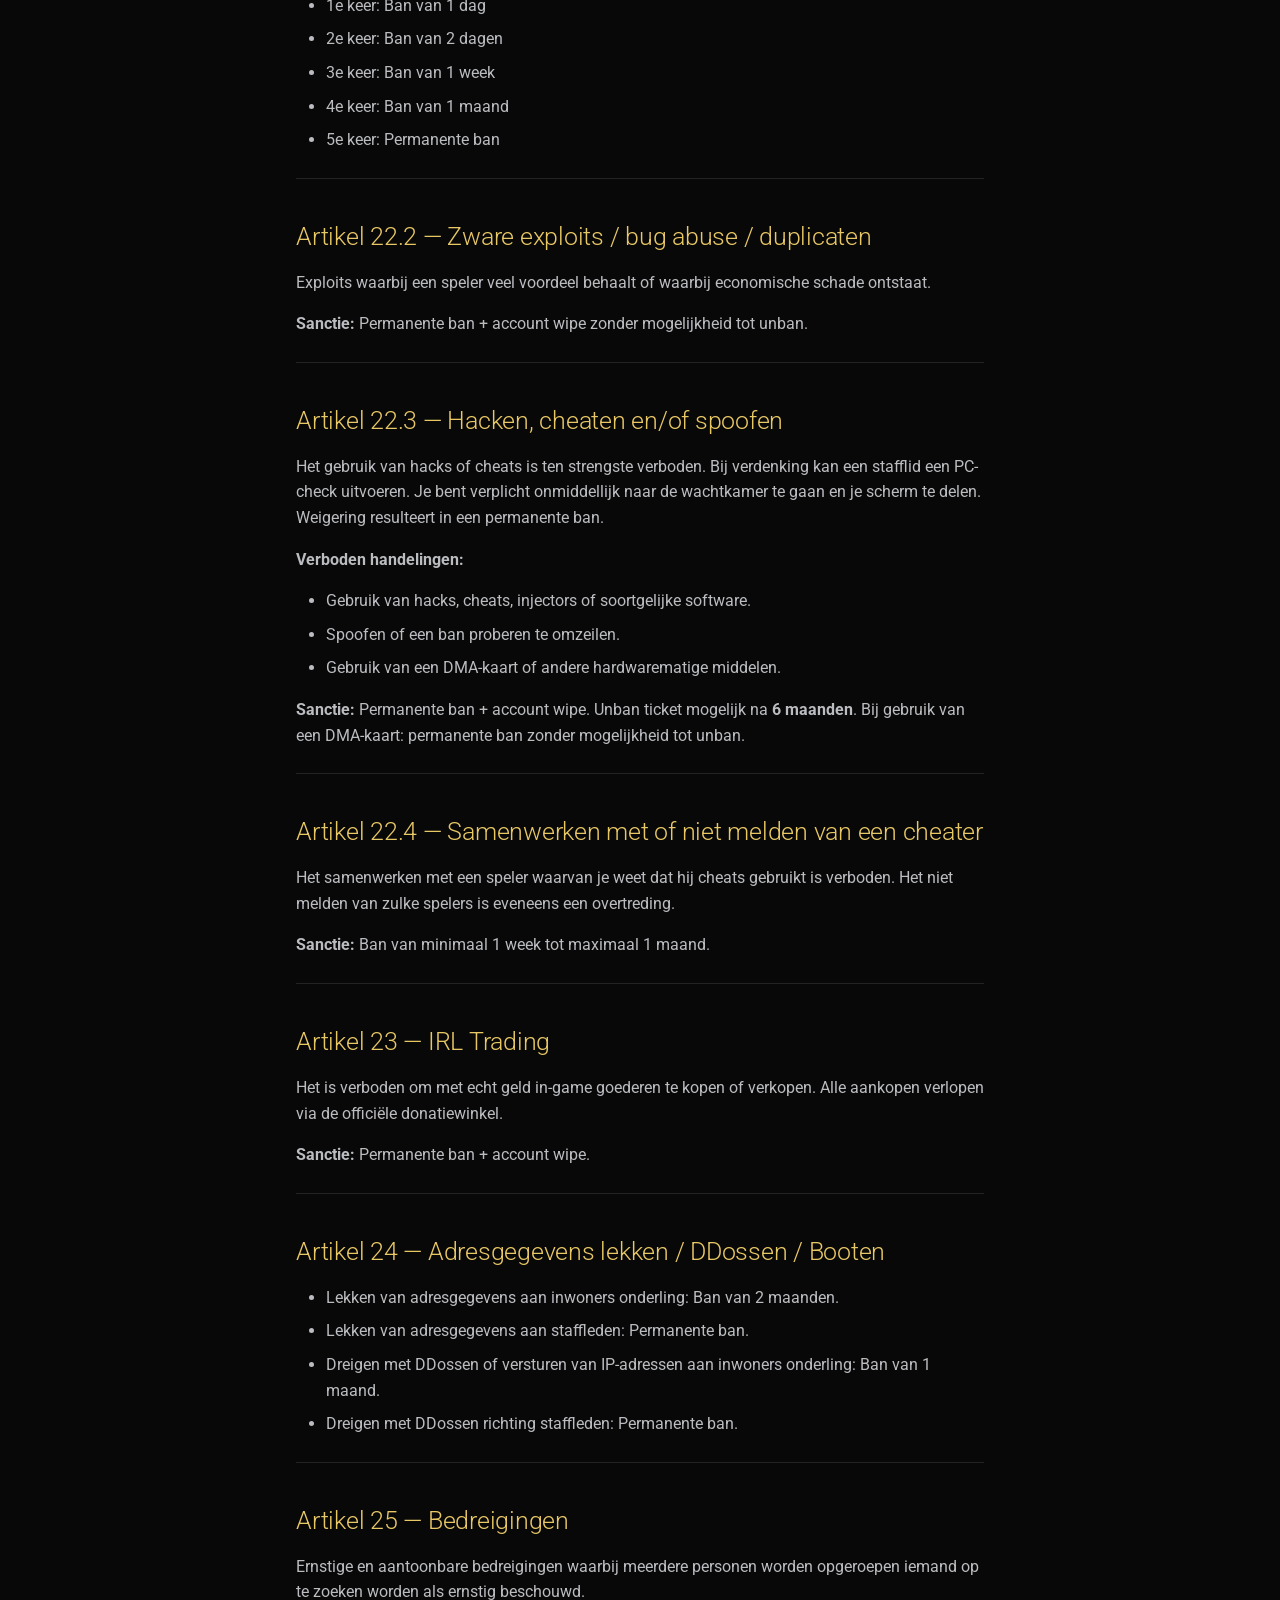
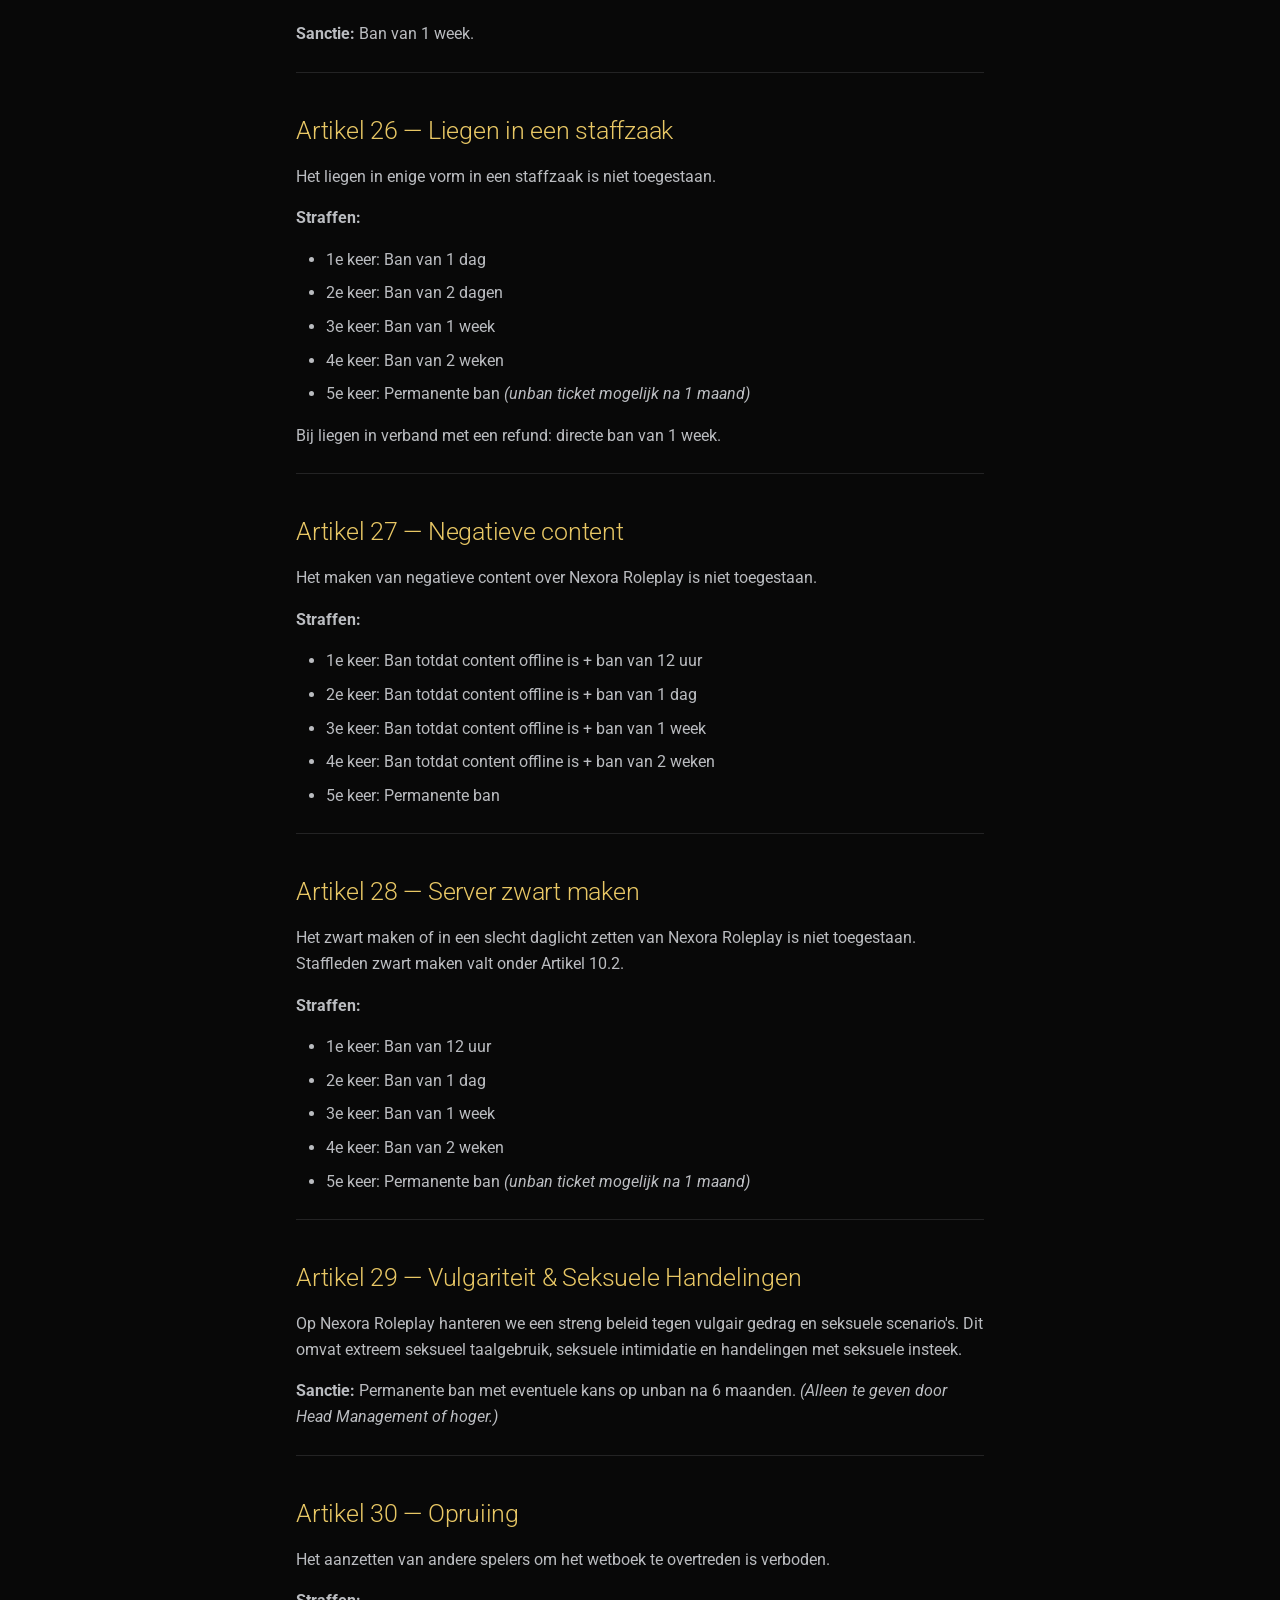
<file: wetboek/index.html>
<!doctype html>
<html lang="nl" class="no-js">
  <head>
    
      <meta charset="utf-8">
      <meta name="viewport" content="width=device-width,initial-scale=1">
      
      
      
      
        <link rel="prev" href="..">
      
      
      
        
      
      
      <link rel="icon" href="../assets/images/favicon.png">
      <meta name="generator" content="mkdocs-1.6.1, mkdocs-material-9.7.6">
    
    
      
        <title>Nexora - Wetboek - Nexora Roleplay Wetboek</title>
      
    
    
      <link rel="stylesheet" href="../assets/stylesheets/main.484c7ddc.min.css">
      
        
        <link rel="stylesheet" href="../assets/stylesheets/palette.ab4e12ef.min.css">
      
      


    
    
      
    
    
      
        
        
        <link rel="preconnect" href="https://fonts.gstatic.com" crossorigin>
        <link rel="stylesheet" href="https://fonts.googleapis.com/css?family=Roboto:300,300i,400,400i,700,700i%7CRoboto+Mono:400,400i,700,700i&display=fallback">
        <style>:root{--md-text-font:"Roboto";--md-code-font:"Roboto Mono"}</style>
      
    
    
      <link rel="stylesheet" href="../assets/stylesheets/assets.css">
    
    <script>__md_scope=new URL("..",location),__md_hash=e=>[...e].reduce(((e,_)=>(e<<5)-e+_.charCodeAt(0)),0),__md_get=(e,_=localStorage,t=__md_scope)=>JSON.parse(_.getItem(t.pathname+"."+e)),__md_set=(e,_,t=localStorage,a=__md_scope)=>{try{t.setItem(a.pathname+"."+e,JSON.stringify(_))}catch(e){}}</script>
    
      

    
    
  </head>
  
  
    
    
      
    
    
    
    
    <body dir="ltr" data-md-color-scheme="slate" data-md-color-primary="amber" data-md-color-accent="amber">
  
    
    <input class="md-toggle" data-md-toggle="drawer" type="checkbox" id="__drawer" autocomplete="off">
    <input class="md-toggle" data-md-toggle="search" type="checkbox" id="__search" autocomplete="off">
    <label class="md-overlay" for="__drawer"></label>
    <div data-md-component="skip">
      
        
        <a href="#nexora-roleplay-algemene-regels" class="md-skip">
          Ga naar inhoud
        </a>
      
    </div>
    <div data-md-component="announce">
      
    </div>
    
    
      

  

<header class="md-header md-header--shadow" data-md-component="header">
  <nav class="md-header__inner md-grid" aria-label="Header">
    <a href=".." title="Nexora Roleplay Wetboek" class="md-header__button md-logo" aria-label="Nexora Roleplay Wetboek" data-md-component="logo">
      
  <img src="../assets/logo.png" alt="logo">

    </a>
    <label class="md-header__button md-icon" for="__drawer">
      
      <svg xmlns="http://www.w3.org/2000/svg" viewBox="0 0 24 24"><path d="M3 6h18v2H3zm0 5h18v2H3zm0 5h18v2H3z"/></svg>
    </label>
    <div class="md-header__title" data-md-component="header-title">
      <div class="md-header__ellipsis">
        <div class="md-header__topic">
          <span class="md-ellipsis">
            Nexora Roleplay Wetboek
          </span>
        </div>
        <div class="md-header__topic" data-md-component="header-topic">
          <span class="md-ellipsis">
            
              Nexora - Wetboek
            
          </span>
        </div>
      </div>
    </div>
    
      
        <form class="md-header__option" data-md-component="palette">
  
    
    
    
    <input class="md-option" data-md-color-media="" data-md-color-scheme="slate" data-md-color-primary="amber" data-md-color-accent="amber"  aria-hidden="true"  type="radio" name="__palette" id="__palette_0">
    
  
</form>
      
    
    
      <script>var palette=__md_get("__palette");if(palette&&palette.color){if("(prefers-color-scheme)"===palette.color.media){var media=matchMedia("(prefers-color-scheme: light)"),input=document.querySelector(media.matches?"[data-md-color-media='(prefers-color-scheme: light)']":"[data-md-color-media='(prefers-color-scheme: dark)']");palette.color.media=input.getAttribute("data-md-color-media"),palette.color.scheme=input.getAttribute("data-md-color-scheme"),palette.color.primary=input.getAttribute("data-md-color-primary"),palette.color.accent=input.getAttribute("data-md-color-accent")}for(var[key,value]of Object.entries(palette.color))document.body.setAttribute("data-md-color-"+key,value)}</script>
    
    
    
      
      
        <label class="md-header__button md-icon" for="__search">
          
          <svg xmlns="http://www.w3.org/2000/svg" viewBox="0 0 24 24"><path d="M9.5 3A6.5 6.5 0 0 1 16 9.5c0 1.61-.59 3.09-1.56 4.23l.27.27h.79l5 5-1.5 1.5-5-5v-.79l-.27-.27A6.52 6.52 0 0 1 9.5 16 6.5 6.5 0 0 1 3 9.5 6.5 6.5 0 0 1 9.5 3m0 2C7 5 5 7 5 9.5S7 14 9.5 14 14 12 14 9.5 12 5 9.5 5"/></svg>
        </label>
        <div class="md-search" data-md-component="search" role="dialog">
  <label class="md-search__overlay" for="__search"></label>
  <div class="md-search__inner" role="search">
    <form class="md-search__form" name="search">
      <input type="text" class="md-search__input" name="query" aria-label="Zoeken" placeholder="Zoeken" autocapitalize="off" autocorrect="off" autocomplete="off" spellcheck="false" data-md-component="search-query" required>
      <label class="md-search__icon md-icon" for="__search">
        
        <svg xmlns="http://www.w3.org/2000/svg" viewBox="0 0 24 24"><path d="M9.5 3A6.5 6.5 0 0 1 16 9.5c0 1.61-.59 3.09-1.56 4.23l.27.27h.79l5 5-1.5 1.5-5-5v-.79l-.27-.27A6.52 6.52 0 0 1 9.5 16 6.5 6.5 0 0 1 3 9.5 6.5 6.5 0 0 1 9.5 3m0 2C7 5 5 7 5 9.5S7 14 9.5 14 14 12 14 9.5 12 5 9.5 5"/></svg>
        
        <svg xmlns="http://www.w3.org/2000/svg" viewBox="0 0 24 24"><path d="M20 11v2H8l5.5 5.5-1.42 1.42L4.16 12l7.92-7.92L13.5 5.5 8 11z"/></svg>
      </label>
      <nav class="md-search__options" aria-label="Zoeken">
        
        <button type="reset" class="md-search__icon md-icon" title="Leegmaken" aria-label="Leegmaken" tabindex="-1">
          
          <svg xmlns="http://www.w3.org/2000/svg" viewBox="0 0 24 24"><path d="M19 6.41 17.59 5 12 10.59 6.41 5 5 6.41 10.59 12 5 17.59 6.41 19 12 13.41 17.59 19 19 17.59 13.41 12z"/></svg>
        </button>
      </nav>
      
    </form>
    <div class="md-search__output">
      <div class="md-search__scrollwrap" tabindex="0" data-md-scrollfix>
        <div class="md-search-result" data-md-component="search-result">
          <div class="md-search-result__meta">
            Zoeken initialiseren
          </div>
          <ol class="md-search-result__list" role="presentation"></ol>
        </div>
      </div>
    </div>
  </div>
</div>
      
    
    
  </nav>
  
</header>
    
    <div class="md-container" data-md-component="container">
      
      
        
          
        
      
      <main class="md-main" data-md-component="main">
        <div class="md-main__inner md-grid">
          
            
              
              <div class="md-sidebar md-sidebar--primary" data-md-component="sidebar" data-md-type="navigation" >
                <div class="md-sidebar__scrollwrap">
                  <div class="md-sidebar__inner">
                    



<nav class="md-nav md-nav--primary" aria-label="Navigatie" data-md-level="0">
  <label class="md-nav__title" for="__drawer">
    <a href=".." title="Nexora Roleplay Wetboek" class="md-nav__button md-logo" aria-label="Nexora Roleplay Wetboek" data-md-component="logo">
      
  <img src="../assets/logo.png" alt="logo">

    </a>
    Nexora Roleplay Wetboek
  </label>
  
  <ul class="md-nav__list" data-md-scrollfix>
    
      
      
  
  
  
  
    <li class="md-nav__item">
      <a href=".." class="md-nav__link">
        
  
  
  <span class="md-ellipsis">
    
  
    Nexora - Introductie
  

    
  </span>
  
  

      </a>
    </li>
  

    
      
      
  
  
    
  
  
  
    <li class="md-nav__item md-nav__item--active">
      
      <input class="md-nav__toggle md-toggle" type="checkbox" id="__toc">
      
      
        
      
      
        <label class="md-nav__link md-nav__link--active" for="__toc">
          
  
  
  <span class="md-ellipsis">
    
  
    Nexora - Wetboek
  

    
  </span>
  
  

          <span class="md-nav__icon md-icon"></span>
        </label>
      
      <a href="./" class="md-nav__link md-nav__link--active">
        
  
  
  <span class="md-ellipsis">
    
  
    Nexora - Wetboek
  

    
  </span>
  
  

      </a>
      
        

<nav class="md-nav md-nav--secondary" aria-label="Inhoudsopgave">
  
  
  
    
  
  
    <label class="md-nav__title" for="__toc">
      <span class="md-nav__icon md-icon"></span>
      Inhoudsopgave
    </label>
    <ul class="md-nav__list" data-md-component="toc" data-md-scrollfix>
      
        <li class="md-nav__item">
  <a href="#artikel-11-vdm-vehicle-deathmatch" class="md-nav__link">
    <span class="md-ellipsis">
      
        Artikel 1.1 — VDM (Vehicle Deathmatch)
      
    </span>
  </a>
  
</li>
      
        <li class="md-nav__item">
  <a href="#artikel-12-rdm-random-deathmatch" class="md-nav__link">
    <span class="md-ellipsis">
      
        Artikel 1.2 — RDM (Random Deathmatch)
      
    </span>
  </a>
  
</li>
      
        <li class="md-nav__item">
  <a href="#artikel-13-massa-vdmrdm-3-personen-of-meer" class="md-nav__link">
    <span class="md-ellipsis">
      
        Artikel 1.3 — Massa VDM/RDM (3 personen of meer)
      
    </span>
  </a>
  
</li>
      
        <li class="md-nav__item">
  <a href="#artikel-2-fail-rp-enof-powergaming" class="md-nav__link">
    <span class="md-ellipsis">
      
        Artikel 2 — Fail-RP en/of Powergaming
      
    </span>
  </a>
  
</li>
      
        <li class="md-nav__item">
  <a href="#artikel-3-copbaiten" class="md-nav__link">
    <span class="md-ellipsis">
      
        Artikel 3 — (Cop)Baiten
      
    </span>
  </a>
  
</li>
      
        <li class="md-nav__item">
  <a href="#artikel-4-no-value-of-life-nvol" class="md-nav__link">
    <span class="md-ellipsis">
      
        Artikel 4 — No Value Of Life (NVOL)
      
    </span>
  </a>
  
</li>
      
        <li class="md-nav__item">
  <a href="#artikel-5-new-life-rule-nlr" class="md-nav__link">
    <span class="md-ellipsis">
      
        Artikel 5 — New Life Rule (NLR)
      
    </span>
  </a>
  
</li>
      
        <li class="md-nav__item">
  <a href="#artikel-6-offroad-onrealistisch-rijden" class="md-nav__link">
    <span class="md-ellipsis">
      
        Artikel 6 — Offroad / Onrealistisch rijden
      
    </span>
  </a>
  
</li>
      
        <li class="md-nav__item">
  <a href="#artikel-7-ooc-praten-karakter-breken" class="md-nav__link">
    <span class="md-ellipsis">
      
        Artikel 7 — OOC Praten / Karakter breken
      
    </span>
  </a>
  
</li>
      
        <li class="md-nav__item">
  <a href="#artikel-8-scenarios-verstoren" class="md-nav__link">
    <span class="md-ellipsis">
      
        Artikel 8 — Scenario's verstoren
      
    </span>
  </a>
  
</li>
      
        <li class="md-nav__item">
  <a href="#artikel-9-ganggebieden-mansions" class="md-nav__link">
    <span class="md-ellipsis">
      
        Artikel 9 — Ganggebieden / Mansions
      
    </span>
  </a>
  
</li>
      
        <li class="md-nav__item">
  <a href="#artikel-10-nederlandse-taal" class="md-nav__link">
    <span class="md-ellipsis">
      
        Artikel 10 — Nederlandse Taal
      
    </span>
  </a>
  
</li>
      
        <li class="md-nav__item">
  <a href="#artikel-101-schelden-spammen" class="md-nav__link">
    <span class="md-ellipsis">
      
        Artikel 10.1 — Schelden / Spammen
      
    </span>
  </a>
  
</li>
      
        <li class="md-nav__item">
  <a href="#artikel-102-disrespect-naar-staffleden" class="md-nav__link">
    <span class="md-ellipsis">
      
        Artikel 10.2 — Disrespect naar staffleden
      
    </span>
  </a>
  
</li>
      
        <li class="md-nav__item">
  <a href="#artikel-11-impersonatie" class="md-nav__link">
    <span class="md-ellipsis">
      
        Artikel 11 — Impersonatie
      
    </span>
  </a>
  
</li>
      
        <li class="md-nav__item">
  <a href="#artikel-12-reports-staffzaken" class="md-nav__link">
    <span class="md-ellipsis">
      
        Artikel 12 — Reports / Staffzaken
      
    </span>
  </a>
  
</li>
      
        <li class="md-nav__item">
  <a href="#artikel-13-scammen-oplichten" class="md-nav__link">
    <span class="md-ellipsis">
      
        Artikel 13 — Scammen / Oplichten
      
    </span>
  </a>
  
</li>
      
        <li class="md-nav__item">
  <a href="#artikel-141-voertuigen-mid-scenario" class="md-nav__link">
    <span class="md-ellipsis">
      
        Artikel 14.1 — Voertuigen mid scenario
      
    </span>
  </a>
  
</li>
      
        <li class="md-nav__item">
  <a href="#artikel-142-landen-van-helikopters-vliegtuigen" class="md-nav__link">
    <span class="md-ellipsis">
      
        Artikel 14.2 — Landen van helikopters / vliegtuigen
      
    </span>
  </a>
  
</li>
      
        <li class="md-nav__item">
  <a href="#artikel-143-overheidsvoertuigen-voertuigen-in-de-greenzone-stelen" class="md-nav__link">
    <span class="md-ellipsis">
      
        Artikel 14.3 — Overheidsvoertuigen / voertuigen in de greenzone stelen
      
    </span>
  </a>
  
</li>
      
        <li class="md-nav__item">
  <a href="#artikel-15-realistisch-pitten" class="md-nav__link">
    <span class="md-ellipsis">
      
        Artikel 15 — Realistisch pitten
      
    </span>
  </a>
  
</li>
      
        <li class="md-nav__item">
  <a href="#artikel-16-combatloggen" class="md-nav__link">
    <span class="md-ellipsis">
      
        Artikel 16 — Combatloggen
      
    </span>
  </a>
  
</li>
      
        <li class="md-nav__item">
  <a href="#artikel-17-greenzone-vluchten-campen" class="md-nav__link">
    <span class="md-ellipsis">
      
        Artikel 17 — Greenzone vluchten / campen
      
    </span>
  </a>
  
</li>
      
        <li class="md-nav__item">
  <a href="#artikel-18-metagamen" class="md-nav__link">
    <span class="md-ellipsis">
      
        Artikel 18 — Metagamen
      
    </span>
  </a>
  
</li>
      
        <li class="md-nav__item">
  <a href="#artikel-19-stream-snipen" class="md-nav__link">
    <span class="md-ellipsis">
      
        Artikel 19 — Stream Snipen
      
    </span>
  </a>
  
</li>
      
        <li class="md-nav__item">
  <a href="#artikel-20-ghost-peaken" class="md-nav__link">
    <span class="md-ellipsis">
      
        Artikel 20 — Ghost Peaken
      
    </span>
  </a>
  
</li>
      
        <li class="md-nav__item">
  <a href="#artikel-21-stemherkenning-stemvervorming" class="md-nav__link">
    <span class="md-ellipsis">
      
        Artikel 21 — Stemherkenning / Stemvervorming
      
    </span>
  </a>
  
</li>
      
        <li class="md-nav__item">
  <a href="#artikel-221-lichte-exploits-bug-abuse" class="md-nav__link">
    <span class="md-ellipsis">
      
        Artikel 22.1 — Lichte exploits / bug abuse
      
    </span>
  </a>
  
</li>
      
        <li class="md-nav__item">
  <a href="#artikel-222-zware-exploits-bug-abuse-duplicaten" class="md-nav__link">
    <span class="md-ellipsis">
      
        Artikel 22.2 — Zware exploits / bug abuse / duplicaten
      
    </span>
  </a>
  
</li>
      
        <li class="md-nav__item">
  <a href="#artikel-223-hacken-cheaten-enof-spoofen" class="md-nav__link">
    <span class="md-ellipsis">
      
        Artikel 22.3 — Hacken, cheaten en/of spoofen
      
    </span>
  </a>
  
</li>
      
        <li class="md-nav__item">
  <a href="#artikel-224-samenwerken-met-of-niet-melden-van-een-cheater" class="md-nav__link">
    <span class="md-ellipsis">
      
        Artikel 22.4 — Samenwerken met of niet melden van een cheater
      
    </span>
  </a>
  
</li>
      
        <li class="md-nav__item">
  <a href="#artikel-23-irl-trading" class="md-nav__link">
    <span class="md-ellipsis">
      
        Artikel 23 — IRL Trading
      
    </span>
  </a>
  
</li>
      
        <li class="md-nav__item">
  <a href="#artikel-24-adresgegevens-lekken-ddossen-booten" class="md-nav__link">
    <span class="md-ellipsis">
      
        Artikel 24 — Adresgegevens lekken / DDossen / Booten
      
    </span>
  </a>
  
</li>
      
        <li class="md-nav__item">
  <a href="#artikel-25-bedreigingen" class="md-nav__link">
    <span class="md-ellipsis">
      
        Artikel 25 — Bedreigingen
      
    </span>
  </a>
  
</li>
      
        <li class="md-nav__item">
  <a href="#artikel-26-liegen-in-een-staffzaak" class="md-nav__link">
    <span class="md-ellipsis">
      
        Artikel 26 — Liegen in een staffzaak
      
    </span>
  </a>
  
</li>
      
        <li class="md-nav__item">
  <a href="#artikel-27-negatieve-content" class="md-nav__link">
    <span class="md-ellipsis">
      
        Artikel 27 — Negatieve content
      
    </span>
  </a>
  
</li>
      
        <li class="md-nav__item">
  <a href="#artikel-28-server-zwart-maken" class="md-nav__link">
    <span class="md-ellipsis">
      
        Artikel 28 — Server zwart maken
      
    </span>
  </a>
  
</li>
      
        <li class="md-nav__item">
  <a href="#artikel-29-vulgariteit-seksuele-handelingen" class="md-nav__link">
    <span class="md-ellipsis">
      
        Artikel 29 — Vulgariteit &amp; Seksuele Handelingen
      
    </span>
  </a>
  
</li>
      
        <li class="md-nav__item">
  <a href="#artikel-30-opruiing" class="md-nav__link">
    <span class="md-ellipsis">
      
        Artikel 30 — Opruiing
      
    </span>
  </a>
  
</li>
      
        <li class="md-nav__item">
  <a href="#artikel-31-racisme-discriminatie-politiek" class="md-nav__link">
    <span class="md-ellipsis">
      
        Artikel 31 — Racisme / Discriminatie / Politiek
      
    </span>
  </a>
  
</li>
      
        <li class="md-nav__item">
  <a href="#onderwereldregels" class="md-nav__link">
    <span class="md-ellipsis">
      
        Onderwereldregels
      
    </span>
  </a>
  
    <nav class="md-nav" aria-label="Onderwereldregels">
      <ul class="md-nav__list">
        
          <li class="md-nav__item">
  <a href="#artikel-o1-gangnamen" class="md-nav__link">
    <span class="md-ellipsis">
      
        Artikel O.1 — Gangnamen
      
    </span>
  </a>
  
</li>
        
          <li class="md-nav__item">
  <a href="#artikel-o2-rippen-nexora-stad" class="md-nav__link">
    <span class="md-ellipsis">
      
        Artikel O.2 — Rippen (Nexora - Stad)
      
    </span>
  </a>
  
</li>
        
          <li class="md-nav__item">
  <a href="#artikel-o3-invallen" class="md-nav__link">
    <span class="md-ellipsis">
      
        Artikel O.3 — Invallen
      
    </span>
  </a>
  
</li>
        
          <li class="md-nav__item">
  <a href="#artikel-o4-eiland-redzone" class="md-nav__link">
    <span class="md-ellipsis">
      
        Artikel O.4 — Eiland / Redzone
      
    </span>
  </a>
  
</li>
        
          <li class="md-nav__item">
  <a href="#artikel-o5-campen-van-ganghuizen-mansions" class="md-nav__link">
    <span class="md-ellipsis">
      
        Artikel O.5 — Campen van ganghuizen / mansions
      
    </span>
  </a>
  
</li>
        
          <li class="md-nav__item">
  <a href="#artikel-o6-gang-switch" class="md-nav__link">
    <span class="md-ellipsis">
      
        Artikel O.6 — Gang switch
      
    </span>
  </a>
  
</li>
        
          <li class="md-nav__item">
  <a href="#artikel-o7-laag-niveau-van-roleplay" class="md-nav__link">
    <span class="md-ellipsis">
      
        Artikel O.7 — Laag niveau van roleplay
      
    </span>
  </a>
  
</li>
        
          <li class="md-nav__item">
  <a href="#artikel-o8-hulpdiensten-gijzelen" class="md-nav__link">
    <span class="md-ellipsis">
      
        Artikel O.8 — Hulpdiensten gijzelen
      
    </span>
  </a>
  
</li>
        
          <li class="md-nav__item">
  <a href="#artikel-o9-rippen-binnen-een-gang" class="md-nav__link">
    <span class="md-ellipsis">
      
        Artikel O.9 — Rippen binnen een gang
      
    </span>
  </a>
  
</li>
        
          <li class="md-nav__item">
  <a href="#artikel-o10-outside-shooters-enof-hinderlaag" class="md-nav__link">
    <span class="md-ellipsis">
      
        Artikel O.10 — Outside-shooters en/of Hinderlaag
      
    </span>
  </a>
  
</li>
        
          <li class="md-nav__item">
  <a href="#artikel-o11-wraakacties" class="md-nav__link">
    <span class="md-ellipsis">
      
        Artikel O.11 — Wraakacties
      
    </span>
  </a>
  
</li>
        
          <li class="md-nav__item">
  <a href="#artikel-o12-wapens-verkopen" class="md-nav__link">
    <span class="md-ellipsis">
      
        Artikel O.12 — Wapens verkopen
      
    </span>
  </a>
  
</li>
        
          <li class="md-nav__item">
  <a href="#artikel-o13-aankoppelen-eigen-rechter-spelen" class="md-nav__link">
    <span class="md-ellipsis">
      
        Artikel O.13 — Aankoppelen / Eigen rechter spelen
      
    </span>
  </a>
  
</li>
        
          <li class="md-nav__item">
  <a href="#artikel-o14-ganghuizen-mansions-greenzone-regels" class="md-nav__link">
    <span class="md-ellipsis">
      
        Artikel O.14 — Ganghuizen / Mansions (greenzone regels)
      
    </span>
  </a>
  
</li>
        
          <li class="md-nav__item">
  <a href="#artikel-o15-bank-winkel-overvallen-gijzeling" class="md-nav__link">
    <span class="md-ellipsis">
      
        Artikel O.15 — Bank / Winkel / Overvallen / Gijzeling
      
    </span>
  </a>
  
</li>
        
          <li class="md-nav__item">
  <a href="#artikel-o16-ghostbag-holster" class="md-nav__link">
    <span class="md-ellipsis">
      
        Artikel O.16 — Ghostbag / Holster
      
    </span>
  </a>
  
</li>
        
      </ul>
    </nav>
  
</li>
      
        <li class="md-nav__item">
  <a href="#overheidsregels" class="md-nav__link">
    <span class="md-ellipsis">
      
        Overheidsregels
      
    </span>
  </a>
  
    <nav class="md-nav" aria-label="Overheidsregels">
      <ul class="md-nav__list">
        
          <li class="md-nav__item">
  <a href="#artikel-oh1-overheidfix-misbruik" class="md-nav__link">
    <span class="md-ellipsis">
      
        Artikel OH.1 — Overheidfix misbruik
      
    </span>
  </a>
  
</li>
        
          <li class="md-nav__item">
  <a href="#artikel-oh2-overheid-nlr-misbruik" class="md-nav__link">
    <span class="md-ellipsis">
      
        Artikel OH.2 — Overheid NLR misbruik
      
    </span>
  </a>
  
</li>
        
          <li class="md-nav__item">
  <a href="#artikel-oh3-corruptie-overheid" class="md-nav__link">
    <span class="md-ellipsis">
      
        Artikel OH.3 — Corruptie overheid
      
    </span>
  </a>
  
</li>
        
          <li class="md-nav__item">
  <a href="#artikel-oh4-vorderingsprocedure-politie" class="md-nav__link">
    <span class="md-ellipsis">
      
        Artikel OH.4 — Vorderingsprocedure Politie
      
    </span>
  </a>
  
</li>
        
      </ul>
    </nav>
  
</li>
      
        <li class="md-nav__item">
  <a href="#wapenvergunning" class="md-nav__link">
    <span class="md-ellipsis">
      
        Wapenvergunning
      
    </span>
  </a>
  
</li>
      
    </ul>
  
</nav>
      
    </li>
  

    
  </ul>
</nav>
                  </div>
                </div>
              </div>
            
            
              
              <div class="md-sidebar md-sidebar--secondary" data-md-component="sidebar" data-md-type="toc" >
                <div class="md-sidebar__scrollwrap">
                  <div class="md-sidebar__inner">
                    

<nav class="md-nav md-nav--secondary" aria-label="Inhoudsopgave">
  
  
  
    
  
  
    <label class="md-nav__title" for="__toc">
      <span class="md-nav__icon md-icon"></span>
      Inhoudsopgave
    </label>
    <ul class="md-nav__list" data-md-component="toc" data-md-scrollfix>
      
        <li class="md-nav__item">
  <a href="#artikel-11-vdm-vehicle-deathmatch" class="md-nav__link">
    <span class="md-ellipsis">
      
        Artikel 1.1 — VDM (Vehicle Deathmatch)
      
    </span>
  </a>
  
</li>
      
        <li class="md-nav__item">
  <a href="#artikel-12-rdm-random-deathmatch" class="md-nav__link">
    <span class="md-ellipsis">
      
        Artikel 1.2 — RDM (Random Deathmatch)
      
    </span>
  </a>
  
</li>
      
        <li class="md-nav__item">
  <a href="#artikel-13-massa-vdmrdm-3-personen-of-meer" class="md-nav__link">
    <span class="md-ellipsis">
      
        Artikel 1.3 — Massa VDM/RDM (3 personen of meer)
      
    </span>
  </a>
  
</li>
      
        <li class="md-nav__item">
  <a href="#artikel-2-fail-rp-enof-powergaming" class="md-nav__link">
    <span class="md-ellipsis">
      
        Artikel 2 — Fail-RP en/of Powergaming
      
    </span>
  </a>
  
</li>
      
        <li class="md-nav__item">
  <a href="#artikel-3-copbaiten" class="md-nav__link">
    <span class="md-ellipsis">
      
        Artikel 3 — (Cop)Baiten
      
    </span>
  </a>
  
</li>
      
        <li class="md-nav__item">
  <a href="#artikel-4-no-value-of-life-nvol" class="md-nav__link">
    <span class="md-ellipsis">
      
        Artikel 4 — No Value Of Life (NVOL)
      
    </span>
  </a>
  
</li>
      
        <li class="md-nav__item">
  <a href="#artikel-5-new-life-rule-nlr" class="md-nav__link">
    <span class="md-ellipsis">
      
        Artikel 5 — New Life Rule (NLR)
      
    </span>
  </a>
  
</li>
      
        <li class="md-nav__item">
  <a href="#artikel-6-offroad-onrealistisch-rijden" class="md-nav__link">
    <span class="md-ellipsis">
      
        Artikel 6 — Offroad / Onrealistisch rijden
      
    </span>
  </a>
  
</li>
      
        <li class="md-nav__item">
  <a href="#artikel-7-ooc-praten-karakter-breken" class="md-nav__link">
    <span class="md-ellipsis">
      
        Artikel 7 — OOC Praten / Karakter breken
      
    </span>
  </a>
  
</li>
      
        <li class="md-nav__item">
  <a href="#artikel-8-scenarios-verstoren" class="md-nav__link">
    <span class="md-ellipsis">
      
        Artikel 8 — Scenario's verstoren
      
    </span>
  </a>
  
</li>
      
        <li class="md-nav__item">
  <a href="#artikel-9-ganggebieden-mansions" class="md-nav__link">
    <span class="md-ellipsis">
      
        Artikel 9 — Ganggebieden / Mansions
      
    </span>
  </a>
  
</li>
      
        <li class="md-nav__item">
  <a href="#artikel-10-nederlandse-taal" class="md-nav__link">
    <span class="md-ellipsis">
      
        Artikel 10 — Nederlandse Taal
      
    </span>
  </a>
  
</li>
      
        <li class="md-nav__item">
  <a href="#artikel-101-schelden-spammen" class="md-nav__link">
    <span class="md-ellipsis">
      
        Artikel 10.1 — Schelden / Spammen
      
    </span>
  </a>
  
</li>
      
        <li class="md-nav__item">
  <a href="#artikel-102-disrespect-naar-staffleden" class="md-nav__link">
    <span class="md-ellipsis">
      
        Artikel 10.2 — Disrespect naar staffleden
      
    </span>
  </a>
  
</li>
      
        <li class="md-nav__item">
  <a href="#artikel-11-impersonatie" class="md-nav__link">
    <span class="md-ellipsis">
      
        Artikel 11 — Impersonatie
      
    </span>
  </a>
  
</li>
      
        <li class="md-nav__item">
  <a href="#artikel-12-reports-staffzaken" class="md-nav__link">
    <span class="md-ellipsis">
      
        Artikel 12 — Reports / Staffzaken
      
    </span>
  </a>
  
</li>
      
        <li class="md-nav__item">
  <a href="#artikel-13-scammen-oplichten" class="md-nav__link">
    <span class="md-ellipsis">
      
        Artikel 13 — Scammen / Oplichten
      
    </span>
  </a>
  
</li>
      
        <li class="md-nav__item">
  <a href="#artikel-141-voertuigen-mid-scenario" class="md-nav__link">
    <span class="md-ellipsis">
      
        Artikel 14.1 — Voertuigen mid scenario
      
    </span>
  </a>
  
</li>
      
        <li class="md-nav__item">
  <a href="#artikel-142-landen-van-helikopters-vliegtuigen" class="md-nav__link">
    <span class="md-ellipsis">
      
        Artikel 14.2 — Landen van helikopters / vliegtuigen
      
    </span>
  </a>
  
</li>
      
        <li class="md-nav__item">
  <a href="#artikel-143-overheidsvoertuigen-voertuigen-in-de-greenzone-stelen" class="md-nav__link">
    <span class="md-ellipsis">
      
        Artikel 14.3 — Overheidsvoertuigen / voertuigen in de greenzone stelen
      
    </span>
  </a>
  
</li>
      
        <li class="md-nav__item">
  <a href="#artikel-15-realistisch-pitten" class="md-nav__link">
    <span class="md-ellipsis">
      
        Artikel 15 — Realistisch pitten
      
    </span>
  </a>
  
</li>
      
        <li class="md-nav__item">
  <a href="#artikel-16-combatloggen" class="md-nav__link">
    <span class="md-ellipsis">
      
        Artikel 16 — Combatloggen
      
    </span>
  </a>
  
</li>
      
        <li class="md-nav__item">
  <a href="#artikel-17-greenzone-vluchten-campen" class="md-nav__link">
    <span class="md-ellipsis">
      
        Artikel 17 — Greenzone vluchten / campen
      
    </span>
  </a>
  
</li>
      
        <li class="md-nav__item">
  <a href="#artikel-18-metagamen" class="md-nav__link">
    <span class="md-ellipsis">
      
        Artikel 18 — Metagamen
      
    </span>
  </a>
  
</li>
      
        <li class="md-nav__item">
  <a href="#artikel-19-stream-snipen" class="md-nav__link">
    <span class="md-ellipsis">
      
        Artikel 19 — Stream Snipen
      
    </span>
  </a>
  
</li>
      
        <li class="md-nav__item">
  <a href="#artikel-20-ghost-peaken" class="md-nav__link">
    <span class="md-ellipsis">
      
        Artikel 20 — Ghost Peaken
      
    </span>
  </a>
  
</li>
      
        <li class="md-nav__item">
  <a href="#artikel-21-stemherkenning-stemvervorming" class="md-nav__link">
    <span class="md-ellipsis">
      
        Artikel 21 — Stemherkenning / Stemvervorming
      
    </span>
  </a>
  
</li>
      
        <li class="md-nav__item">
  <a href="#artikel-221-lichte-exploits-bug-abuse" class="md-nav__link">
    <span class="md-ellipsis">
      
        Artikel 22.1 — Lichte exploits / bug abuse
      
    </span>
  </a>
  
</li>
      
        <li class="md-nav__item">
  <a href="#artikel-222-zware-exploits-bug-abuse-duplicaten" class="md-nav__link">
    <span class="md-ellipsis">
      
        Artikel 22.2 — Zware exploits / bug abuse / duplicaten
      
    </span>
  </a>
  
</li>
      
        <li class="md-nav__item">
  <a href="#artikel-223-hacken-cheaten-enof-spoofen" class="md-nav__link">
    <span class="md-ellipsis">
      
        Artikel 22.3 — Hacken, cheaten en/of spoofen
      
    </span>
  </a>
  
</li>
      
        <li class="md-nav__item">
  <a href="#artikel-224-samenwerken-met-of-niet-melden-van-een-cheater" class="md-nav__link">
    <span class="md-ellipsis">
      
        Artikel 22.4 — Samenwerken met of niet melden van een cheater
      
    </span>
  </a>
  
</li>
      
        <li class="md-nav__item">
  <a href="#artikel-23-irl-trading" class="md-nav__link">
    <span class="md-ellipsis">
      
        Artikel 23 — IRL Trading
      
    </span>
  </a>
  
</li>
      
        <li class="md-nav__item">
  <a href="#artikel-24-adresgegevens-lekken-ddossen-booten" class="md-nav__link">
    <span class="md-ellipsis">
      
        Artikel 24 — Adresgegevens lekken / DDossen / Booten
      
    </span>
  </a>
  
</li>
      
        <li class="md-nav__item">
  <a href="#artikel-25-bedreigingen" class="md-nav__link">
    <span class="md-ellipsis">
      
        Artikel 25 — Bedreigingen
      
    </span>
  </a>
  
</li>
      
        <li class="md-nav__item">
  <a href="#artikel-26-liegen-in-een-staffzaak" class="md-nav__link">
    <span class="md-ellipsis">
      
        Artikel 26 — Liegen in een staffzaak
      
    </span>
  </a>
  
</li>
      
        <li class="md-nav__item">
  <a href="#artikel-27-negatieve-content" class="md-nav__link">
    <span class="md-ellipsis">
      
        Artikel 27 — Negatieve content
      
    </span>
  </a>
  
</li>
      
        <li class="md-nav__item">
  <a href="#artikel-28-server-zwart-maken" class="md-nav__link">
    <span class="md-ellipsis">
      
        Artikel 28 — Server zwart maken
      
    </span>
  </a>
  
</li>
      
        <li class="md-nav__item">
  <a href="#artikel-29-vulgariteit-seksuele-handelingen" class="md-nav__link">
    <span class="md-ellipsis">
      
        Artikel 29 — Vulgariteit &amp; Seksuele Handelingen
      
    </span>
  </a>
  
</li>
      
        <li class="md-nav__item">
  <a href="#artikel-30-opruiing" class="md-nav__link">
    <span class="md-ellipsis">
      
        Artikel 30 — Opruiing
      
    </span>
  </a>
  
</li>
      
        <li class="md-nav__item">
  <a href="#artikel-31-racisme-discriminatie-politiek" class="md-nav__link">
    <span class="md-ellipsis">
      
        Artikel 31 — Racisme / Discriminatie / Politiek
      
    </span>
  </a>
  
</li>
      
        <li class="md-nav__item">
  <a href="#onderwereldregels" class="md-nav__link">
    <span class="md-ellipsis">
      
        Onderwereldregels
      
    </span>
  </a>
  
    <nav class="md-nav" aria-label="Onderwereldregels">
      <ul class="md-nav__list">
        
          <li class="md-nav__item">
  <a href="#artikel-o1-gangnamen" class="md-nav__link">
    <span class="md-ellipsis">
      
        Artikel O.1 — Gangnamen
      
    </span>
  </a>
  
</li>
        
          <li class="md-nav__item">
  <a href="#artikel-o2-rippen-nexora-stad" class="md-nav__link">
    <span class="md-ellipsis">
      
        Artikel O.2 — Rippen (Nexora - Stad)
      
    </span>
  </a>
  
</li>
        
          <li class="md-nav__item">
  <a href="#artikel-o3-invallen" class="md-nav__link">
    <span class="md-ellipsis">
      
        Artikel O.3 — Invallen
      
    </span>
  </a>
  
</li>
        
          <li class="md-nav__item">
  <a href="#artikel-o4-eiland-redzone" class="md-nav__link">
    <span class="md-ellipsis">
      
        Artikel O.4 — Eiland / Redzone
      
    </span>
  </a>
  
</li>
        
          <li class="md-nav__item">
  <a href="#artikel-o5-campen-van-ganghuizen-mansions" class="md-nav__link">
    <span class="md-ellipsis">
      
        Artikel O.5 — Campen van ganghuizen / mansions
      
    </span>
  </a>
  
</li>
        
          <li class="md-nav__item">
  <a href="#artikel-o6-gang-switch" class="md-nav__link">
    <span class="md-ellipsis">
      
        Artikel O.6 — Gang switch
      
    </span>
  </a>
  
</li>
        
          <li class="md-nav__item">
  <a href="#artikel-o7-laag-niveau-van-roleplay" class="md-nav__link">
    <span class="md-ellipsis">
      
        Artikel O.7 — Laag niveau van roleplay
      
    </span>
  </a>
  
</li>
        
          <li class="md-nav__item">
  <a href="#artikel-o8-hulpdiensten-gijzelen" class="md-nav__link">
    <span class="md-ellipsis">
      
        Artikel O.8 — Hulpdiensten gijzelen
      
    </span>
  </a>
  
</li>
        
          <li class="md-nav__item">
  <a href="#artikel-o9-rippen-binnen-een-gang" class="md-nav__link">
    <span class="md-ellipsis">
      
        Artikel O.9 — Rippen binnen een gang
      
    </span>
  </a>
  
</li>
        
          <li class="md-nav__item">
  <a href="#artikel-o10-outside-shooters-enof-hinderlaag" class="md-nav__link">
    <span class="md-ellipsis">
      
        Artikel O.10 — Outside-shooters en/of Hinderlaag
      
    </span>
  </a>
  
</li>
        
          <li class="md-nav__item">
  <a href="#artikel-o11-wraakacties" class="md-nav__link">
    <span class="md-ellipsis">
      
        Artikel O.11 — Wraakacties
      
    </span>
  </a>
  
</li>
        
          <li class="md-nav__item">
  <a href="#artikel-o12-wapens-verkopen" class="md-nav__link">
    <span class="md-ellipsis">
      
        Artikel O.12 — Wapens verkopen
      
    </span>
  </a>
  
</li>
        
          <li class="md-nav__item">
  <a href="#artikel-o13-aankoppelen-eigen-rechter-spelen" class="md-nav__link">
    <span class="md-ellipsis">
      
        Artikel O.13 — Aankoppelen / Eigen rechter spelen
      
    </span>
  </a>
  
</li>
        
          <li class="md-nav__item">
  <a href="#artikel-o14-ganghuizen-mansions-greenzone-regels" class="md-nav__link">
    <span class="md-ellipsis">
      
        Artikel O.14 — Ganghuizen / Mansions (greenzone regels)
      
    </span>
  </a>
  
</li>
        
          <li class="md-nav__item">
  <a href="#artikel-o15-bank-winkel-overvallen-gijzeling" class="md-nav__link">
    <span class="md-ellipsis">
      
        Artikel O.15 — Bank / Winkel / Overvallen / Gijzeling
      
    </span>
  </a>
  
</li>
        
          <li class="md-nav__item">
  <a href="#artikel-o16-ghostbag-holster" class="md-nav__link">
    <span class="md-ellipsis">
      
        Artikel O.16 — Ghostbag / Holster
      
    </span>
  </a>
  
</li>
        
      </ul>
    </nav>
  
</li>
      
        <li class="md-nav__item">
  <a href="#overheidsregels" class="md-nav__link">
    <span class="md-ellipsis">
      
        Overheidsregels
      
    </span>
  </a>
  
    <nav class="md-nav" aria-label="Overheidsregels">
      <ul class="md-nav__list">
        
          <li class="md-nav__item">
  <a href="#artikel-oh1-overheidfix-misbruik" class="md-nav__link">
    <span class="md-ellipsis">
      
        Artikel OH.1 — Overheidfix misbruik
      
    </span>
  </a>
  
</li>
        
          <li class="md-nav__item">
  <a href="#artikel-oh2-overheid-nlr-misbruik" class="md-nav__link">
    <span class="md-ellipsis">
      
        Artikel OH.2 — Overheid NLR misbruik
      
    </span>
  </a>
  
</li>
        
          <li class="md-nav__item">
  <a href="#artikel-oh3-corruptie-overheid" class="md-nav__link">
    <span class="md-ellipsis">
      
        Artikel OH.3 — Corruptie overheid
      
    </span>
  </a>
  
</li>
        
          <li class="md-nav__item">
  <a href="#artikel-oh4-vorderingsprocedure-politie" class="md-nav__link">
    <span class="md-ellipsis">
      
        Artikel OH.4 — Vorderingsprocedure Politie
      
    </span>
  </a>
  
</li>
        
      </ul>
    </nav>
  
</li>
      
        <li class="md-nav__item">
  <a href="#wapenvergunning" class="md-nav__link">
    <span class="md-ellipsis">
      
        Wapenvergunning
      
    </span>
  </a>
  
</li>
      
    </ul>
  
</nav>
                  </div>
                </div>
              </div>
            
          
          
            <div class="md-content" data-md-component="content">
              
              <article class="md-content__inner md-typeset">
                
                  



<h1 id="nexora-roleplay-algemene-regels">Nexora Roleplay — Algemene Regels</h1>
<blockquote>
<p><em>Deze regels gelden voor alle spelers op Nexora Roleplay, zonder uitzondering.</em></p>
</blockquote>
<div class="admonition danger">
<p class="admonition-title">Let op</p>
<p>Alle straffen worden verdubbeld als je minder dan <strong>24 uur</strong> speeltijd hebt op Nexora Roleplay.
Straffen blijven maximaal <strong>60 dagen</strong> op je strafblad staan.
Maak binnen <strong>24 uur</strong> een staffzaak aan, anders kan een stafflid niets meer voor je betekenen.</p>
</div>
<hr />
<h2 id="artikel-11-vdm-vehicle-deathmatch">Artikel 1.1 — VDM (Vehicle Deathmatch)</h2>
<p>Het doelbewust aanrijden en/of hinderen van anderen met een voertuig, met of zonder dodelijke slachtoffers tot gevolg, is strafbaar.
Indien iemand opzettelijk wordt aangereden terwijl hij/zij midden op de weg stilstaat, valt dit ook onder VDM.
Als er sprake is van een verkeersongeval, valt dit niet onder VDM.</p>
<p><strong>Straffen:</strong></p>
<ul>
<li>1e keer: Waarschuwing (50 Taken)</li>
<li>2e keer: Ban van 12 uur</li>
<li>3e keer: Ban van 1 dag</li>
<li>4e keer: Ban van 1 week</li>
<li>5e keer: Permanente ban <em>(unban ticket mogelijk na 1 maand)</em></li>
</ul>
<hr />
<h2 id="artikel-12-rdm-random-deathmatch">Artikel 1.2 — RDM (Random Deathmatch)</h2>
<p>Het is verboden om iemand te vermoorden zonder enige betrokkenheid in het spelverloop, zonder enige vorm van roleplay, of wanneer iemand meewerkt aan een roleplay-scenario.
Het uitloven van een beloning op iemands hoofd of het plegen van een huurmoord is niet toegestaan en wordt beschouwd als RDM.
Als iemand je éénmaal slaat, is dit geen reden om hem/haar te vermoorden.</p>
<p><strong>Straffen:</strong></p>
<ul>
<li>1e keer: Waarschuwing (50 Taken)</li>
<li>2e keer: Ban van 12 uur</li>
<li>3e keer: Ban van 2 dagen <em>(vanaf 3e keer moet het gebruikte wapen worden ingeleverd)</em></li>
<li>4e keer: Ban van 1 week</li>
<li>5e keer: Permanente ban <em>(unban ticket mogelijk na 1 maand)</em></li>
</ul>
<hr />
<h2 id="artikel-13-massa-vdmrdm-3-personen-of-meer">Artikel 1.3 — Massa VDM/RDM (3 personen of meer)</h2>
<p><strong>VDM:</strong> Het is verboden om herhaaldelijk andere voertuigen en/of personen aan te rijden, of opzettelijk in te rijden op een grote groep mensen.
<strong>RDM:</strong> Het is verboden om meerdere personen zonder geldige reden en/of roleplay te doden.</p>
<p><strong>Straffen:</strong></p>
<ul>
<li>1e keer: Ban van 1 dag</li>
<li>2e keer: Ban van 1 week <em>(wapen moet worden ingeleverd)</em></li>
<li>3e keer: Ban van 2 weken</li>
<li>4e keer: Permanente ban <em>(unban ticket mogelijk na 1 maand)</em></li>
</ul>
<hr />
<h2 id="artikel-2-fail-rp-enof-powergaming">Artikel 2 — Fail-RP en/of Powergaming</h2>
<p><strong>Powergaming</strong> — Het opzettelijk creëren van een roleplay-scenario dat resulteert in een oneerlijk voordeel. Voorbeelden:</p>
<ul>
<li><code>/me pakt communicatiemiddelen en wapens</code> tegelijkertijd — dit moet afzonderlijk worden gedaan.</li>
<li>Rijden en iemand tegelijkertijd vastbinden.</li>
<li>Een dood persoon in het water of een bosje leggen zodat anderen hem niet kunnen helpen.</li>
<li>Rennen terwijl je porto ingedrukt houdt met een wapen vast.</li>
<li>Tijdens een gijzelingssituatie extra agenten gijzelen nemen.</li>
<li>Terwijl je iemand onder schot houdt, schieten op andere burgers/hulpverleners.</li>
<li>Emote-misbruik.</li>
<li>High ground campen op hoge gebouwen en naar beneden schieten terwijl niemand bij je kan komen.</li>
<li>Misbruik maken van teleportlocaties zoals huizen, treinen, loodsen en liften.</li>
</ul>
<p><strong>Carry-regels:</strong></p>
<ul>
<li>Een persoon wordt altijd via de <strong>achterkant</strong> van het voertuig in de <strong>kofferbak</strong> gelegd.</li>
<li>Personen mogen alleen via de kofferbak vervoerd worden tijdens een carry. <code>/me legt op achterbank</code> telt niet.</li>
<li>De persoon die gecarried wordt, krijgt altijd een inventory wipe.</li>
</ul>
<p><strong>Fail-RP</strong> — Voorbeelden:</p>
<ul>
<li>Niet meewerken in een roleplay-scenario.</li>
<li>Situaties uitspelen die in het echt niet mogelijk zijn.</li>
<li>Een holster gebruiken zonder dat deze zichtbaar is.</li>
<li>Wanneer je volledig ingesloten bent door politie of criminelen, is het niet toegestaan om zomaar iedereen omver te rijden om te ontsnappen.</li>
</ul>
<p><strong>Straffen:</strong></p>
<ul>
<li>1e keer: Waarschuwing (50 Taken)</li>
<li>2e keer: Ban van 12 uur</li>
<li>3e keer: Ban van 1 dag</li>
<li>4e keer: Ban van 1 week</li>
<li>5e keer: Ban van 2 weken</li>
<li>6e keer: Permanente ban <em>(unban ticket mogelijk na 1 maand)</em></li>
</ul>
<hr />
<h2 id="artikel-3-copbaiten">Artikel 3 — (Cop)Baiten</h2>
<p><strong>Copbaiten:</strong> Het opzettelijk uitlokken van ambtenaren is verboden. Hieronder valt ook het telkens in de buurt blijven van een ambtenaar, op en neer rijden in de omgeving van een ambtenaar, of contact zoeken terwijl je probeert niet gepakt te worden.</p>
<p><strong>Baiten:</strong> Het moedwillig uitlokken van burgers met de intentie hen te irriteren, bezig te houden of aan te zetten tot het trekken van een wapen is verboden.</p>
<p><strong>Straffen:</strong></p>
<ul>
<li>1e keer: Waarschuwing (50 Taken)</li>
<li>2e keer: Ban van 12 uur</li>
<li>3e keer: Ban van 1 dag</li>
<li>4e keer: Permanente ban <em>(unban ticket mogelijk na 1 maand)</em></li>
</ul>
<hr />
<h2 id="artikel-4-no-value-of-life-nvol">Artikel 4 — No Value Of Life (NVOL)</h2>
<p>Indien je geen waarde hecht aan je leven, wordt dit beschouwd als NVOL. Voorbeelden:</p>
<ul>
<li>Je wapen pakken terwijl er al een wapen op je gericht staat.</li>
<li>Schieten op mensen die jouw vrienden/gangleden/agenten onder schot houden.</li>
<li>Met een voertuig vol het water inrijden.</li>
<li>Als er een wapen op je gericht staat, lever je ten alle tijden je vuurwapen in.</li>
</ul>
<div class="admonition info">
<p class="admonition-title">Opmerking</p>
<p>Staff bepaalt altijd of iets als NVOL wordt beschouwd.</p>
</div>
<p><strong>Straffen:</strong></p>
<ul>
<li>1e keer: Ban van 12 uur</li>
<li>2e keer: Ban van 1 dag</li>
<li>3e keer: Ban van 2 dagen</li>
<li>4e keer: Ban van 1 week</li>
<li>5e keer: Ban van 2 weken</li>
<li>6e keer: Permanente ban <em>(unban ticket mogelijk na 1 maand)</em></li>
</ul>
<hr />
<h2 id="artikel-5-new-life-rule-nlr">Artikel 5 — New Life Rule (NLR)</h2>
<p>Wanneer een speler tijdens een scenario dood wordt verklaard of een NLR krijgt van een stafflid, wordt verwacht dat het vorige leven volledig wordt vergeten. Het is niet toegestaan terug te komen naar een scenario nadat je dood bent verklaard.</p>
<div class="admonition info">
<p class="admonition-title">Let op</p>
<p>Als je omhoog geholpen wordt door ambulance/politie heb je <strong>geen</strong> NLR en weet je alles nog vanaf het begin van het scenario.</p>
</div>
<p><strong>Straffen:</strong></p>
<ul>
<li>1e keer: Waarschuwing (50 Taken)</li>
<li>2e keer: Ban van 12 uur</li>
<li>3e keer: Ban van 1 dag</li>
<li>4e keer: Ban van 1 week</li>
<li>5e keer: Permanente ban <em>(unban ticket mogelijk na 1 maand, binnen 30 dagen met hetzelfde vergrijp)</em></li>
</ul>
<hr />
<h2 id="artikel-6-offroad-onrealistisch-rijden">Artikel 6 — Offroad / Onrealistisch rijden</h2>
<p>Er wordt van inwoners verwacht dat ze op een realistische manier door de stad rijden. Geen sprongen van bergen of met 200 km/u door de stad.</p>
<p>De volgende voertuigen zijn toegestaan voor offroad:</p>
<ul>
<li>SUV's en 4x4 voertuigen</li>
<li>Buggy's en Quads</li>
<li>Cross motoren</li>
<li>Voertuigen waarbij dit duidelijk is aangegeven in de dealer</li>
</ul>
<p><strong>Straffen:</strong></p>
<ul>
<li>1e keer: Waarschuwing (50 Taken)</li>
<li>2e keer: Ban van 8 uur</li>
<li>3e keer: Ban van 1 dag</li>
<li>4e keer: Ban van 1 week</li>
</ul>
<hr />
<h2 id="artikel-7-ooc-praten-karakter-breken">Artikel 7 — OOC Praten / Karakter breken</h2>
<p>Het is te allen tijde verboden om out-of-character te gaan tijdens een roleplay. OOC communicatie verloopt uitsluitend via de daarvoor bestemde Discord-kanalen.</p>
<p>Voorbeelden van overtredingen:</p>
<ul>
<li>Praten in <code>/me</code> terwijl je dood bent.</li>
<li>OOC berichten plaatsen in in-game communicatiemiddelen.</li>
</ul>
<p><strong>Straffen:</strong></p>
<ul>
<li>1e keer: Waarschuwing (50 Taken) + 50 taken</li>
<li>2e keer: 100 taken</li>
<li>3e keer: 150 taken</li>
<li>4e keer: Ban van 8 uur</li>
<li>5e keer: Ban van 16 uur</li>
</ul>
<hr />
<h2 id="artikel-8-scenarios-verstoren">Artikel 8 — Scenario's verstoren</h2>
<p>Het verstoren van het scenario van een andere speler is verboden. Het is te allen tijde verboden de roleplay van een overheidsinstantie te verstoren wanneer zij een persoon aan het reanimeren zijn. Op het moment dat er een gijzeling of overval gaande is en politie al ter plaatse is, mag je niet meer aankoppelen op de locatie.</p>
<p><strong>Straffen:</strong></p>
<ul>
<li>1e keer: Waarschuwing (50 Taken)</li>
<li>2e keer: Ban van 12 uur</li>
<li>3e keer: Ban van 1 dag</li>
<li>4e keer: Ban van 1 week</li>
<li>5e keer: Ban van 2 weken</li>
<li>6e keer: Permanente ban <em>(unban ticket mogelijk na 1 maand)</em></li>
</ul>
<hr />
<h2 id="artikel-9-ganggebieden-mansions">Artikel 9 — Ganggebieden / Mansions</h2>
<p>Kloten bij een mansion en/of gangterrein is niet toegestaan. Leden van een gangterrein mogen je doodschieten als je hun terrein verstoort, ook als het hek open staat.</p>
<p><strong>Straffen:</strong></p>
<ul>
<li>1e keer: Waarschuwing (50 Taken)</li>
<li>2e keer: Ban van 1 dag</li>
<li>3e keer: Ban van 1 week</li>
<li>4e keer: Ban van 1 maand</li>
<li>5e keer: Permanente ban <em>(unban ticket mogelijk na 2 maanden)</em></li>
</ul>
<hr />
<h2 id="artikel-10-nederlandse-taal">Artikel 10 — Nederlandse Taal</h2>
<p>Er wordt van inwoners verwacht dat zij de Nederlandse taal beheersen. Indien dit niet het geval is, wordt de persoon hierop gewezen.</p>
<p><strong>Sanctie:</strong> Waarschuwing.</p>
<hr />
<h2 id="artikel-101-schelden-spammen">Artikel 10.1 — Schelden / Spammen</h2>
<p>Overmatig schelden of spammen wordt bestraft. Eénmalig schelden is toegestaan, maar heeft zijn grenzen. Gericht schelden met ziektes of het betrekken van familie is verboden. Gericht schelden richting overheidsdiensten is te allen tijde verboden.</p>
<p><strong>Straffen:</strong></p>
<ul>
<li>1e keer: Waarschuwing (50 Taken)</li>
<li>2e keer: Ban van 12 uur</li>
<li>3e keer: Ban van 1 dag</li>
<li>4e keer: Ban van 1 week</li>
<li>5e keer: Permanente ban <em>(unban ticket mogelijk na 1 maand)</em></li>
</ul>
<hr />
<h2 id="artikel-102-disrespect-naar-staffleden">Artikel 10.2 — Disrespect naar staffleden</h2>
<p>Heb te allen tijde respect voor staffleden, ook als je het er niet mee eens bent. Het verstoren van een staffzaak is niet toegestaan. Het negeren van vragen van een stafflid kan worden bestraft.</p>
<p><strong>Straffen:</strong></p>
<ul>
<li>1e keer: Ban van 12 uur</li>
<li>2e keer: Ban van 1 dag</li>
<li>3e keer: Ban van 1 week</li>
<li>4e keer: Permanente ban <em>(unban ticket mogelijk na 1 maand)</em></li>
</ul>
<hr />
<h2 id="artikel-11-impersonatie">Artikel 11 — Impersonatie</h2>
<p>Het is verboden jezelf voor te doen als iemand van een overheidsdienst, stafflid of officieel gangmember, of dit beroep na te doen. Dit geldt ook voor kleding en porto-communicatie.</p>
<p><strong>Straffen:</strong></p>
<ul>
<li>1e keer: Waarschuwing (50 Taken) + 50 taken</li>
<li>2e keer: Ban van 8 uur + 50 taken</li>
<li>3e keer: Ban van 1 dag</li>
<li>4e keer: Ban van 1 week</li>
<li>5e keer: Permanente ban <em>(unban ticket mogelijk na 1 maand)</em></li>
</ul>
<hr />
<h2 id="artikel-12-reports-staffzaken">Artikel 12 — Reports / Staffzaken</h2>
<p>Reports en staffzaken dienen serieus te worden gebruikt. Onnodige, valse of mid-scenario reports worden bestraft. Blijf respectvol in een staffzaak; het zomaar verlaten van een staffzaak of schelden wordt bestraft.</p>
<p><strong>Straffen:</strong></p>
<ul>
<li>1e keer: Waarschuwing (50 Taken)</li>
<li>2e keer: Ban van 8 uur</li>
<li>3e keer: Ban van 12 uur</li>
<li>4e keer: Ban van 16 uur</li>
<li>5e keer: Ban van 2 dagen</li>
<li>6e keer: Permanente ban <em>(unban ticket mogelijk na 1 maand)</em></li>
</ul>
<hr />
<h2 id="artikel-13-scammen-oplichten">Artikel 13 — Scammen / Oplichten</h2>
<p>Scammen is toegestaan tot een maximum van <strong>5 miljoen</strong>. Scammen voor wapens en attachments is altijd toegestaan, mits je het aangeboden item bij je draagt.</p>
<p><strong>Verboden bij scammen:</strong></p>
<ul>
<li>Scammen van voertuigen of loodsen.</li>
<li>Scammen van leden van officiële gangs (level 1 t/m 4).</li>
<li>Scammen op officiële gangterreinen, mansions of greenzones.</li>
</ul>
<p>Ben je gescamd? Je mag binnen <strong>24 uur</strong> een wraakactie in RP starten. Let op: als je een staffzaak aanmaakt, vervalt de mogelijkheid tot een wraakactie.</p>
<p><strong>Straffen (scam 5–10 miljoen):</strong></p>
<ul>
<li>1e keer: Ban van 3 dagen</li>
<li>2e keer: Ban van 1 week</li>
<li>3e keer: Ban van 2 weken</li>
<li>4e keer: Permanente ban</li>
</ul>
<p><strong>Straffen (scam 10 miljoen en hoger):</strong></p>
<ul>
<li>1e keer: Ban van 1 week</li>
<li>2e keer: Ban van 2 weken</li>
<li>3e keer: Ban van 3 weken</li>
<li>4e keer: Permanente ban</li>
</ul>
<hr />
<h2 id="artikel-141-voertuigen-mid-scenario">Artikel 14.1 — Voertuigen mid scenario</h2>
<p>Het is nooit toegestaan om tijdens een scenario een nieuw voertuig te pakken uit het garagemenu. Je mag wel andere voertuigen klaarzetten of vrienden vragen je op te halen.</p>
<p><strong>Straffen:</strong></p>
<ul>
<li>1e keer: Waarschuwing (50 Taken)</li>
<li>2e keer: Ban van 12 uur</li>
<li>3e keer: Ban van 1 dag</li>
<li>4e keer: Ban van 1 week</li>
<li>5e keer: Permanente ban <em>(unban ticket mogelijk na 1 maand)</em></li>
</ul>
<hr />
<h2 id="artikel-142-landen-van-helikopters-vliegtuigen">Artikel 14.2 — Landen van helikopters / vliegtuigen</h2>
<p>Het is verplicht te landen op een helipad, landingsbaan, of minimaal <strong>50 meter</strong> van andere burgers vandaan.</p>
<p><strong>Sanctie:</strong> Waarschuwing.</p>
<hr />
<h2 id="artikel-143-overheidsvoertuigen-voertuigen-in-de-greenzone-stelen">Artikel 14.3 — Overheidsvoertuigen / voertuigen in de greenzone stelen</h2>
<p>Het is verboden als burger een overheidsvoertuig te stelen of te besturen. Het is ook niet toegestaan het voertuig van een burger in de greenzone te stelen.</p>
<p><strong>Sanctie:</strong> Waarschuwing.</p>
<hr />
<h2 id="artikel-15-realistisch-pitten">Artikel 15 — Realistisch pitten</h2>
<p>Pitten tot een maximum van <strong>200 km/u</strong> is toegestaan. Een pit is: met de voor- of zijkant van jouw voertuig tikken tegen de achter- of zijkant van het andere voertuig. Motoren zijn niet te pitten.</p>
<p><strong>Straffen:</strong></p>
<ul>
<li>1e keer: Waarschuwing (50 Taken)</li>
<li>2e keer: Ban van 12 uur</li>
<li>3e keer: Ban van 1 dag</li>
<li>4e keer: Ban van 2 dagen</li>
<li>5e keer: Permanente ban <em>(unban ticket mogelijk na 1 maand)</em></li>
</ul>
<hr />
<h2 id="artikel-16-combatloggen">Artikel 16 — Combatloggen</h2>
<p>Het uitloggen tijdens een scenario is verboden. Bij een onopzettelijke disconnect heb je <strong>5 minuten</strong> de tijd om terug te keren. Bij combatloggen wordt je inventory altijd geleegd.</p>
<p><strong>Straffen:</strong></p>
<ul>
<li>1e keer: Ban van 12 uur</li>
<li>2e keer: Ban van 1 dag</li>
<li>3e keer: Ban van 1 week</li>
<li>4e keer: Ban van 2 weken</li>
<li>5e keer: Ban van 1 maand</li>
<li>6e keer: Ban van 2 maanden</li>
</ul>
<hr />
<h2 id="artikel-17-greenzone-vluchten-campen">Artikel 17 — Greenzone vluchten / campen</h2>
<p>Het vluchten naar of in een greenzone tijdens een scenario is niet toegestaan. Als je tijdens een achtervolging een greenzone ingaat, ben je verplicht deze te verlaten om de achtervolging af te maken. Als je mid-scenario een greenzone invlucht, kun je alsnog onder schot gehouden worden en <strong>moet</strong> je meewerken.</p>
<p><strong>Straffen:</strong></p>
<ul>
<li>1e keer: Waarschuwing (50 Taken)</li>
<li>2e keer: Ban van 8 uur</li>
<li>3e keer: Ban van 12 uur</li>
<li>4e keer: Ban van 1 dag</li>
<li>5e keer: Ban van 1 week</li>
<li>6e keer: Permanente ban <em>(unban ticket mogelijk na 1 maand)</em></li>
</ul>
<hr />
<h2 id="artikel-18-metagamen">Artikel 18 — Metagamen</h2>
<p>Het is niet toegestaan om informatie te gebruiken die buiten de game om is verkregen. In een call zitten met vrienden die aanwezig zijn in de stad is niet toegestaan.</p>
<p><strong>Straffen:</strong></p>
<ul>
<li>1e keer: Waarschuwing (50 Taken)</li>
<li>2e keer: Ban van 12 uur</li>
<li>3e keer: Ban van 1 dag</li>
<li>4e keer: Ban van 1 week</li>
<li>5e keer: Permanente ban <em>(unban ticket mogelijk na 1 maand)</em></li>
</ul>
<hr />
<h2 id="artikel-19-stream-snipen">Artikel 19 — Stream Snipen</h2>
<p>Het is niet toegestaan informatie uit een stream te gebruiken in-game.</p>
<p><strong>Straffen:</strong></p>
<ul>
<li>1e keer: Waarschuwing (50 Taken)</li>
<li>2e keer: Ban van 12 uur</li>
<li>3e keer: Ban van 1 dag</li>
<li>4e keer: Ban van 1 week</li>
<li>5e keer: Permanente ban <em>(unban ticket mogelijk na 1 maand)</em></li>
</ul>
<hr />
<h2 id="artikel-20-ghost-peaken">Artikel 20 — Ghost Peaken</h2>
<p>Het schieten om een hoek zonder dat je lichaam zichtbaar is (ghost-peaken) is niet toegestaan. Q-peaken (schieten in third person) is wel toegestaan.</p>
<p><strong>Straffen:</strong></p>
<ul>
<li>1e keer: Waarschuwing (50 Taken)</li>
<li>2e keer: Ban van 8 uur</li>
<li>3e keer: Ban van 12 uur</li>
<li>4e keer: Ban van 1 dag</li>
<li>5e keer: Ban van 1 week</li>
<li>6e keer: Permanente ban <em>(unban ticket mogelijk na 1 maand)</em></li>
</ul>
<hr />
<h2 id="artikel-21-stemherkenning-stemvervorming">Artikel 21 — Stemherkenning / Stemvervorming</h2>
<p>Je mag een personage alleen herkennen aan zijn stem wanneer hij aangeeft die persoon te zijn. Als een speler zijn stem vervormt, mag je hem/haar niet herkennen.</p>
<p><strong>Straffen:</strong></p>
<ul>
<li>1e keer: Waarschuwing (50 Taken)</li>
<li>2e keer: Ban van 8 uur</li>
<li>3e keer: Ban van 1 dag</li>
<li>4e keer: Ban van 1 week</li>
<li>5e keer: Ban van 1 maand</li>
</ul>
<hr />
<h2 id="artikel-221-lichte-exploits-bug-abuse">Artikel 22.1 — Lichte exploits / bug abuse</h2>
<p>Elk gebruik van software die een voordeel geeft (met uitzondering van een crosshair) is verboden. Voorbeelden: modpacks waardoor je geen water of bomen ziet, of waardoor je door objecten heen kunt kijken.</p>
<p><strong>Straffen:</strong></p>
<ul>
<li>1e keer: Ban van 1 dag</li>
<li>2e keer: Ban van 2 dagen</li>
<li>3e keer: Ban van 1 week</li>
<li>4e keer: Ban van 1 maand</li>
<li>5e keer: Permanente ban</li>
</ul>
<hr />
<h2 id="artikel-222-zware-exploits-bug-abuse-duplicaten">Artikel 22.2 — Zware exploits / bug abuse / duplicaten</h2>
<p>Exploits waarbij een speler veel voordeel behaalt of waarbij economische schade ontstaat.</p>
<p><strong>Sanctie:</strong> Permanente ban + account wipe zonder mogelijkheid tot unban.</p>
<hr />
<h2 id="artikel-223-hacken-cheaten-enof-spoofen">Artikel 22.3 — Hacken, cheaten en/of spoofen</h2>
<p>Het gebruik van hacks of cheats is ten strengste verboden. Bij verdenking kan een stafflid een PC-check uitvoeren. Je bent verplicht onmiddellijk naar de wachtkamer te gaan en je scherm te delen. Weigering resulteert in een permanente ban.</p>
<p><strong>Verboden handelingen:</strong></p>
<ul>
<li>Gebruik van hacks, cheats, injectors of soortgelijke software.</li>
<li>Spoofen of een ban proberen te omzeilen.</li>
<li>Gebruik van een DMA-kaart of andere hardwarematige middelen.</li>
</ul>
<p><strong>Sanctie:</strong> Permanente ban + account wipe. Unban ticket mogelijk na <strong>6 maanden</strong>. Bij gebruik van een DMA-kaart: permanente ban zonder mogelijkheid tot unban.</p>
<hr />
<h2 id="artikel-224-samenwerken-met-of-niet-melden-van-een-cheater">Artikel 22.4 — Samenwerken met of niet melden van een cheater</h2>
<p>Het samenwerken met een speler waarvan je weet dat hij cheats gebruikt is verboden. Het niet melden van zulke spelers is eveneens een overtreding.</p>
<p><strong>Sanctie:</strong> Ban van minimaal 1 week tot maximaal 1 maand.</p>
<hr />
<h2 id="artikel-23-irl-trading">Artikel 23 — IRL Trading</h2>
<p>Het is verboden om met echt geld in-game goederen te kopen of verkopen. Alle aankopen verlopen via de officiële donatiewinkel.</p>
<p><strong>Sanctie:</strong> Permanente ban + account wipe.</p>
<hr />
<h2 id="artikel-24-adresgegevens-lekken-ddossen-booten">Artikel 24 — Adresgegevens lekken / DDossen / Booten</h2>
<ul>
<li>Lekken van adresgegevens aan inwoners onderling: Ban van 2 maanden.</li>
<li>Lekken van adresgegevens aan staffleden: Permanente ban.</li>
<li>Dreigen met DDossen of versturen van IP-adressen aan inwoners onderling: Ban van 1 maand.</li>
<li>Dreigen met DDossen richting staffleden: Permanente ban.</li>
</ul>
<hr />
<h2 id="artikel-25-bedreigingen">Artikel 25 — Bedreigingen</h2>
<p>Ernstige en aantoonbare bedreigingen waarbij meerdere personen worden opgeroepen iemand op te zoeken worden als ernstig beschouwd.</p>
<p><strong>Sanctie:</strong> Ban van 1 week.</p>
<hr />
<h2 id="artikel-26-liegen-in-een-staffzaak">Artikel 26 — Liegen in een staffzaak</h2>
<p>Het liegen in enige vorm in een staffzaak is niet toegestaan.</p>
<p><strong>Straffen:</strong></p>
<ul>
<li>1e keer: Ban van 1 dag</li>
<li>2e keer: Ban van 2 dagen</li>
<li>3e keer: Ban van 1 week</li>
<li>4e keer: Ban van 2 weken</li>
<li>5e keer: Permanente ban <em>(unban ticket mogelijk na 1 maand)</em></li>
</ul>
<p>Bij liegen in verband met een refund: directe ban van 1 week.</p>
<hr />
<h2 id="artikel-27-negatieve-content">Artikel 27 — Negatieve content</h2>
<p>Het maken van negatieve content over Nexora Roleplay is niet toegestaan.</p>
<p><strong>Straffen:</strong></p>
<ul>
<li>1e keer: Ban totdat content offline is + ban van 12 uur</li>
<li>2e keer: Ban totdat content offline is + ban van 1 dag</li>
<li>3e keer: Ban totdat content offline is + ban van 1 week</li>
<li>4e keer: Ban totdat content offline is + ban van 2 weken</li>
<li>5e keer: Permanente ban</li>
</ul>
<hr />
<h2 id="artikel-28-server-zwart-maken">Artikel 28 — Server zwart maken</h2>
<p>Het zwart maken of in een slecht daglicht zetten van Nexora Roleplay is niet toegestaan. Staffleden zwart maken valt onder Artikel 10.2.</p>
<p><strong>Straffen:</strong></p>
<ul>
<li>1e keer: Ban van 12 uur</li>
<li>2e keer: Ban van 1 dag</li>
<li>3e keer: Ban van 1 week</li>
<li>4e keer: Ban van 2 weken</li>
<li>5e keer: Permanente ban <em>(unban ticket mogelijk na 1 maand)</em></li>
</ul>
<hr />
<h2 id="artikel-29-vulgariteit-seksuele-handelingen">Artikel 29 — Vulgariteit &amp; Seksuele Handelingen</h2>
<p>Op Nexora Roleplay hanteren we een streng beleid tegen vulgair gedrag en seksuele scenario's. Dit omvat extreem seksueel taalgebruik, seksuele intimidatie en handelingen met seksuele insteek.</p>
<p><strong>Sanctie:</strong> Permanente ban met eventuele kans op unban na 6 maanden. <em>(Alleen te geven door Head Management of hoger.)</em></p>
<hr />
<h2 id="artikel-30-opruiing">Artikel 30 — Opruiing</h2>
<p>Het aanzetten van andere spelers om het wetboek te overtreden is verboden.</p>
<p><strong>Straffen:</strong></p>
<ul>
<li>1e keer: Waarschuwing (50 Taken)</li>
<li>2e keer: Ban van 8 uur</li>
<li>3e keer: Ban van 12 uur</li>
<li>4e keer: Ban van 1 dag</li>
<li>5e keer: Ban van 2 dagen</li>
</ul>
<hr />
<h2 id="artikel-31-racisme-discriminatie-politiek">Artikel 31 — Racisme / Discriminatie / Politiek</h2>
<p>Elke vorm van racisme of discriminatie is verboden, inclusief gecodeerde of "grappige" racistische termen. Roleplay is geen excuus voor racisme. Politieke discussies worden vermeden om verhitte discussies te voorkomen.</p>
<p><strong>Straffen:</strong></p>
<ul>
<li>1e keer: Waarschuwing (50 Taken) / Discord timeout van 1 dag</li>
<li>2e keer: Ban van 24 uur</li>
<li>3e keer: Ban van 2 dagen</li>
<li>4e keer: Ban van 4 dagen</li>
<li>5e keer: Ban van 1 week</li>
</ul>
<p>Bij ernstige gevallen mag de Hoge Raad direct hogere straffen opleggen.</p>
<hr />
<h2 id="onderwereldregels">Onderwereldregels</h2>
<div class="admonition warning">
<p class="admonition-title">Let op</p>
<p>Gangblacklists gaan in nadat je straf voorbij is. Bij elk vergrijp wordt teruggekeken op je strafblad tot <strong>2 maanden</strong> terug.</p>
</div>
<p><strong>Onderwereld blacklist</strong> — Je mag niets te maken hebben met onderwereld activiteiten:</p>
<ul>
<li>Loodsen (waaronder wapenloodsen)</li>
<li>Geen shootouts</li>
<li>Geen vissen of plukken</li>
<li>Geen wapendeals, drugs, etc.</li>
</ul>
<p>Het niet naleven van de blacklistregels resulteert in een ban.</p>
<hr />
<h3 id="artikel-o1-gangnamen">Artikel O.1 — Gangnamen</h3>
<p>Het is verboden gangnamen te gebruiken die afkomstig zijn uit het echte leven. Alle gangnamen dienen volledig fictief te zijn. Namen uit GTA-series of variaties hierop zijn eveneens verboden. Iedere gangnaam moet vooraf worden aangevraagd bij de Hoge Raad.</p>
<p><strong>Straffen:</strong></p>
<ul>
<li>1e keer: Ban van 2 weken</li>
<li>2e keer: Ban van 3 maanden</li>
<li>3e keer: Permanente ban</li>
</ul>
<hr />
<h3 id="artikel-o2-rippen-nexora-stad">Artikel O.2 — Rippen (Nexora - Stad)</h3>
<p><strong>Definitie:</strong> Rippen = het stoppen, fouilleren en tijdelijk in beslag nemen van spullen van een andere speler, volgens de onderstaande regels.</p>
<p><strong>Wanneer mag geript worden:</strong></p>
<p>Een persoon mag geript worden wanneer je duidelijk één of meer van het volgende <strong>ziet</strong>:</p>
<ul>
<li>Draagt een masker of bandage.</li>
<li>Draagt een holster.</li>
<li>Heeft een vuurwapen zichtbaar op de rug of in de hand.</li>
<li>Heeft jou zojuist gescamd.</li>
</ul>
<p>De rip moet binnen <strong>5 minuten</strong> plaatsvinden nadat je de situatie hebt geconstateerd.</p>
<p><strong>Wat mag er geript worden:</strong></p>
<ul>
<li>Zwartgeld, drugs, wapens, weapon attachments, munitie.</li>
<li>Bij een rip geeft de geripte persoon eerst zijn/haar wapen af, daarna pas overige spullen.</li>
<li>Wapen direct inleveren (maximaal <strong>10 seconden</strong>).</li>
</ul>
<p><strong>Verboden bij rippen:</strong></p>
<ul>
<li>Rippen in greenzones.</li>
<li>Rippen van overheidsdiensten.</li>
<li>Rippen tijdens een wapen- of drugsonderhandeling.</li>
<li>Eigen gangleden rippen.</li>
<li>De eerste <strong>60 seconden</strong> nadat iemand de stad binnenkomt mag die persoon niet worden geript.</li>
</ul>
<p><strong>Straffen:</strong></p>
<ul>
<li>1e keer: Ban van 8 uur</li>
<li>2e keer: Ban van 12 uur</li>
<li>3e keer: Ban van 1 dag</li>
<li>4e keer: Ban van 1 week + gangkick</li>
<li>5e keer: Ban van 1 maand + gangblacklist van 3 maanden</li>
</ul>
<hr />
<h3 id="artikel-o3-invallen">Artikel O.3 — Invallen</h3>
<p>Een ganghuis of mansion binnenvallen vereist toestemming van de onderwereldcoördinatoren. Na goedkeuring heb je <strong>24 uur</strong> om de inval te plannen en uit te voeren.</p>
<p><strong>Straffen:</strong></p>
<ul>
<li>1e keer: Waarschuwing (50 Taken)</li>
<li>2e keer: Ban van 8 uur</li>
<li>3e keer: Ban van 1 dag</li>
<li>4e keer: Ban van 1 week + gangkick</li>
<li>5e keer: Ban van 1 maand + gangblacklist van 3 maanden</li>
</ul>
<hr />
<h3 id="artikel-o4-eiland-redzone">Artikel O.4 — Eiland / Redzone</h3>
<p>Het eiland en het noorden zijn volledig eigen risico. Je mag hier van al je wapens, attachments, munitie, zwartgeld en drugs worden geript zonder reden. Voor het overige gelden de normale ripregels.</p>
<ul>
<li>Je mag iemand die uit de ripzone vlucht achtervolgen, mits dit duidelijk kenbaar is.</li>
<li>Als je de persoon langer dan <strong>5 seconden</strong> niet kunt zien, vervalt het recht tot rippen.</li>
<li>Je mag <strong>niet</strong> opwachten bij de rand van de redzone.</li>
</ul>
<p><strong>Straffen:</strong></p>
<ul>
<li>1e keer: Ban van 8 uur</li>
<li>2e keer: Ban van 12 uur</li>
<li>3e keer: Ban van 1 dag</li>
<li>4e keer: Ban van 1 week + gangkick</li>
<li>5e keer: Ban van 1 maand + gangblacklist van 3 maanden</li>
</ul>
<hr />
<h3 id="artikel-o5-campen-van-ganghuizen-mansions">Artikel O.5 — Campen van ganghuizen / mansions</h3>
<p>Het campen bij of in de omgeving van ganghuizen is verboden. Het is niet de bedoeling je eigen ganghuis in te vluchten mid-scenario.</p>
<p><strong>Straffen:</strong></p>
<ul>
<li>1e keer: Waarschuwing (50 Taken)</li>
<li>2e keer: Ban van 8 uur</li>
<li>3e keer: Ban van 1 dag</li>
<li>4e keer: Ban van 1 week + gangkick</li>
<li>5e keer: Ban van 1 maand + gangblacklist van 3 maanden</li>
</ul>
<hr />
<h3 id="artikel-o6-gang-switch">Artikel O.6 — Gang switch</h3>
<p>Ga je naar een andere gang? Dan dien je jezelf in roleplay te melden bij de leiding van je huidige gang om je hoofdstuk netjes af te sluiten.</p>
<p><strong>Verboden:</strong></p>
<ul>
<li>Switchen naar een andere gang zonder je te melden bij de leiding.</li>
<li>Bij een gang aansluiten om hun wapens te rippen en daarna terug te gaan.</li>
</ul>
<p><strong>Straffen:</strong></p>
<ul>
<li>1e keer: Waarschuwing (50 Taken)</li>
<li>2e keer: Ban van 8 uur</li>
<li>3e keer: Ban van 1 dag</li>
<li>4e keer: Ban van 1 week + gangkick</li>
<li>5e keer: Ban van 1 maand + gangblacklist van 3 maanden</li>
</ul>
<hr />
<h3 id="artikel-o7-laag-niveau-van-roleplay">Artikel O.7 — Laag niveau van roleplay</h3>
<p>Voorbeelden:</p>
<ul>
<li>Iemand boeien zonder een wapen op die persoon gericht te hebben.</li>
<li>Doen alsof je zwaargewond bent en daarna volop beginnen te schieten.</li>
<li>Een auto in de garage zetten mid-scenario.</li>
<li>Iemand doodschieten terwijl je hem ook kon handsuppen.</li>
</ul>
<p><strong>Straffen:</strong></p>
<ul>
<li>1e keer: Waarschuwing (50 Taken)</li>
<li>2e keer: Ban van 8 uur</li>
<li>3e keer: Ban van 1 dag</li>
<li>4e keer: Ban van 1 week + gangkick</li>
<li>5e keer: Ban van 1 maand + gangblacklist van 3 maanden</li>
</ul>
<hr />
<h3 id="artikel-o8-hulpdiensten-gijzelen">Artikel O.8 — Hulpdiensten gijzelen</h3>
<p>Het is niet toegestaan hulpdiensten (ambulance, advocaten) te gijzelen. Ambulance mag niet onder schot gehouden worden om iemand te reanimeren die niet meer te redden is.</p>
<p><strong>Straffen:</strong></p>
<ul>
<li>1e keer: Waarschuwing (50 Taken)</li>
<li>2e keer: Ban van 8 uur</li>
<li>3e keer: Ban van 1 dag</li>
<li>4e keer: Ban van 1 week + gangkick</li>
<li>5e keer: Ban van 1 maand + gangblacklist van 3 maanden</li>
</ul>
<hr />
<h3 id="artikel-o9-rippen-binnen-een-gang">Artikel O.9 — Rippen binnen een gang</h3>
<p>Eigen gang- of portolieden rippen of scammen is verboden, zowel voor officiële als niet-officiële gangs. Als ganglid mag je geen wapens uit een officiële gangkluis stelen.</p>
<p><strong>Straffen:</strong></p>
<ul>
<li>1e keer: Waarschuwing (50 Taken)</li>
<li>2e keer: Ban van 8 uur</li>
<li>3e keer: Ban van 1 dag</li>
<li>4e keer: Ban van 1 week + gangkick</li>
<li>5e keer: Ban van 1 maand + gangblacklist van 3 maanden</li>
</ul>
<hr />
<h3 id="artikel-o10-outside-shooters-enof-hinderlaag">Artikel O.10 — Outside-shooters en/of Hinderlaag</h3>
<p>Tijdens een achtervolging is het toegestaan outside-shooters in te zetten of een hinderlaag te plaatsen (bijv. vanaf een brug).</p>
<p><strong>Regels:</strong></p>
<ul>
<li>Je schiet alleen op banden.</li>
<li>Maximaal <strong>2 personen</strong> mogen schieten.</li>
</ul>
<p><strong>Straffen:</strong></p>
<ul>
<li>1e keer: Waarschuwing (50 Taken)</li>
<li>2e keer: Ban van 8 uur</li>
<li>3e keer: Ban van 1 dag</li>
<li>4e keer: Ban van 1 week + gangkick</li>
<li>5e keer: Ban van 1 maand + gangblacklist van 3 maanden</li>
</ul>
<hr />
<h3 id="artikel-o11-wraakacties">Artikel O.11 — Wraakacties</h3>
<p>Wanneer iemand jou of een ganglid onrecht heeft aangedaan, mag je binnen <strong>24 uur</strong> een wraakactie in RP uitvoeren. Je pakt alleen de desbetreffende persoon. Je mag iemand van de groepering handsuppen en meenemen om de persoon op te vragen, maar <strong>niet doodschieten</strong>. Voordat je de persoon doodschiet, vermeld je de reden.</p>
<hr />
<h3 id="artikel-o12-wapens-verkopen">Artikel O.12 — Wapens verkopen</h3>
<p>Het is niet toegestaan open en bloot wapens te verkopen in publieke communicatiemiddelen. Vage omschrijvingen zijn toegestaan. Alle items die je verkoopt moet je op dat moment bij je hebben.</p>
<p><strong>Verboden:</strong></p>
<ul>
<li>Wapens verkopen in of rondom een greenzone.</li>
<li>Wapens verkopen die je niet bij je hebt.</li>
</ul>
<p><strong>Straffen:</strong></p>
<ul>
<li>1e keer: Waarschuwing (50 Taken)</li>
<li>2e keer: Ban van 8 uur</li>
<li>3e keer: Ban van 1 dag</li>
<li>4e keer: Ban van 2 dagen</li>
<li>5e keer: Ban van 1 week</li>
<li>6e keer: Permanente ban</li>
</ul>
<hr />
<h3 id="artikel-o13-aankoppelen-eigen-rechter-spelen">Artikel O.13 — Aankoppelen / Eigen rechter spelen</h3>
<p>Als er tijdens een scenario iets misgaat van de tegenstander, zorg er dan voor dat het scenario klein blijft en ga naar de wachtkamer. Het zelf groter maken van een scenario of eigen rechter spelen wordt bestraft.</p>
<p><strong>Straffen:</strong></p>
<ul>
<li>1e keer: Waarschuwing (50 Taken)</li>
<li>2e keer: Ban van 8 uur</li>
<li>3e keer: Ban van 12 uur</li>
<li>4e keer: Ban van 1 dag</li>
<li>5e keer: Ban van 1 week</li>
<li>6e keer: Permanente ban <em>(unban ticket mogelijk na 1 maand)</em></li>
</ul>
<hr />
<h3 id="artikel-o14-ganghuizen-mansions-greenzone-regels">Artikel O.14 — Ganghuizen / Mansions (greenzone regels)</h3>
<p>Op gangterrein of mansion gelden dezelfde regels als in een greenzone. Je mag er niet rippen, scammen of iemand doden.</p>
<p>Als een lid van het terrein een wapen op je richt en je wegstuurt, dien je te luisteren. Doe je dit niet, heeft hij/zij het recht je te vermoorden.</p>
<p><strong>Straffen:</strong></p>
<ul>
<li>1e keer: Ban van 8 uur</li>
<li>2e keer: Ban van 1 dag</li>
<li>3e keer: Ban van 2 dagen</li>
<li>4e keer: Ban van 1 week</li>
<li>5e keer: Ban van 1 maand</li>
</ul>
<hr />
<h3 id="artikel-o15-bank-winkel-overvallen-gijzeling">Artikel O.15 — Bank / Winkel / Overvallen / Gijzeling</h3>
<p>Het is niet toegestaan om iemand die bezig is met een overval of gijzeling te overmeesteren of te rippen, ook niet nadat de overheid is afgekoppeld. Je mag maximaal <strong>2 mensen</strong> onder schot houden met een vuurwapen.</p>
<p><strong>Straffen:</strong></p>
<ul>
<li>1e keer: Waarschuwing (50 Taken)</li>
<li>2e keer: Ban van 1 dag</li>
<li>3e keer: Ban van 2 dagen</li>
<li>4e keer: Ban van 1 week</li>
<li>5e keer: Ban van 1 maand</li>
</ul>
<hr />
<h3 id="artikel-o16-ghostbag-holster">Artikel O.16 — Ghostbag / Holster</h3>
<p>Voor je een wapen trekt dat niet uit een holster komt, doe je eerst je holster om. Voor overige wapens ben je verplicht een tas te hebben, tenzij het wapen op je rug zit.</p>
<p><strong>Straffen:</strong></p>
<ul>
<li>1e keer: Waarschuwing (50 Taken)</li>
<li>2e keer: Ban van 1 dag</li>
<li>3e keer: Ban van 2 dagen</li>
<li>4e keer: Ban van 1 week</li>
<li>5e keer: Ban van 1 maand</li>
</ul>
<hr />
<h2 id="overheidsregels">Overheidsregels</h2>
<div class="admonition info">
<p class="admonition-title">Opmerking</p>
<p>Overheidsblacklists gaan in nadat je straf voorbij is.</p>
</div>
<h3 id="artikel-oh1-overheidfix-misbruik">Artikel OH.1 — Overheidfix misbruik</h3>
<p>Het is niet toegestaan overheidfix te gebruiken voor iets anders dan een VDM. Een verkeersongeval valt niet onder VDM.</p>
<p><strong>Straffen:</strong></p>
<ul>
<li>1e keer: Strike + ban van 1 dag</li>
<li>2e keer: Ontslag + ban van 1 dag</li>
</ul>
<hr />
<h3 id="artikel-oh2-overheid-nlr-misbruik">Artikel OH.2 — Overheid NLR misbruik</h3>
<p>Het is niet toegestaan de overheids-NLR te gebruiken en daarna weer aan te koppelen op hetzelfde scenario. Je dient alles van dat scenario te vergeten.</p>
<p><strong>Straffen:</strong></p>
<ul>
<li>1e keer: Strike + ban van 1 dag</li>
<li>2e keer: Ontslag + ban van 1 dag</li>
</ul>
<hr />
<h3 id="artikel-oh3-corruptie-overheid">Artikel OH.3 — Corruptie overheid</h3>
<p>Het deelnemen aan illegale activiteiten is voor overheidsdiensten verboden. Een ambtenaar buiten dienst mag zijn dienstspullen niet bij zich houden. Het doorgeven of opslaan van dienstspullen valt onder corruptie.</p>
<p><strong>Sanctie:</strong> Ban van 1 tot 6 maanden + ontslag + blacklist <em>(afhankelijk van de corruptie)</em>.</p>
<hr />
<h3 id="artikel-oh4-vorderingsprocedure-politie">Artikel OH.4 — Vorderingsprocedure Politie</h3>
<ul>
<li><strong>Eerste vordering:</strong> De politie geeft een waarschuwing.</li>
<li>Na <strong>10 tot 20 seconden</strong>: <strong>Tweede vordering</strong>.</li>
<li>Na de tweede vordering en nog <strong>10 tot 20 seconden</strong>: De persoon mag worden aangehouden of gecontroleerd.</li>
</ul>
<hr />
<h2 id="wapenvergunning">Wapenvergunning</h2>
<p>Een wapenvergunning geldt voor alle lichte, niet-automatische vuurwapens (bijv. Pistol .50, Vintage Pistol).</p>
<p><strong>Regels:</strong></p>
<ul>
<li>Met een wapenvergunning mag de politie je wapens niet afpakken als je dood bent, tenzij zij hebben gezien dat jij hebt geschoten.</li>
<li>Als de politie jou <strong>niet</strong> heeft zien schieten maar je bent aanwezig op een schotenmelding, mogen ze je fouilleren en de wapenvergunning innemen — maar niet je wapens.</li>
<li>Als de politie jou <strong>wel</strong> heeft zien schieten, mogen ze zonder rechtszaak alles afpakken: drugs, wapens en wapenvergunning.</li>
<li>Drugs en andere verdovende middelen mogen te allen tijde worden afgepakt.</li>
</ul>
<div class="admonition warning">
<p class="admonition-title">Let op</p>
<p>Schieten op een schietbaan is te allen tijde niet toegestaan, ook niet met een wapenvergunning.</p>
</div>












                
              </article>
            </div>
          
          
<script>var target=document.getElementById(location.hash.slice(1));target&&target.name&&(target.checked=target.name.startsWith("__tabbed_"))</script>
        </div>
        
          <button type="button" class="md-top md-icon" data-md-component="top" hidden>
  
  <svg xmlns="http://www.w3.org/2000/svg" viewBox="0 0 24 24"><path d="M13 20h-2V8l-5.5 5.5-1.42-1.42L12 4.16l7.92 7.92-1.42 1.42L13 8z"/></svg>
  Terug naar boven
</button>
        
      </main>
      
        <footer class="md-footer">
  
  <div class="md-footer-meta md-typeset">
    <div class="md-footer-meta__inner md-grid">
      <div class="md-copyright">
  
  
    Made with
    <a href="https://squidfunk.github.io/mkdocs-material/" target="_blank" rel="noopener">
      Material for MkDocs
    </a>
  
</div>
      
        
<div class="md-social">
  
    
    
    
    
    <a href="https://discord.gg/jouwdiscordlink" target="_blank" rel="noopener" title="Nexora Discord" class="md-social__link">
      <svg xmlns="http://www.w3.org/2000/svg" viewBox="0 0 576 512"><!--! Font Awesome Free 7.1.0 by @fontawesome - https://fontawesome.com License - https://fontawesome.com/license/free (Icons: CC BY 4.0, Fonts: SIL OFL 1.1, Code: MIT License) Copyright 2025 Fonticons, Inc.--><path d="M492.5 69.8c-.2-.3-.4-.6-.8-.7-38.1-17.5-78.4-30-119.7-37.1-.4-.1-.8 0-1.1.1s-.6.4-.8.8c-5.5 9.9-10.5 20.2-14.9 30.6-44.6-6.8-89.9-6.8-134.4 0-4.5-10.5-9.5-20.7-15.1-30.6-.2-.3-.5-.6-.8-.8s-.7-.2-1.1-.2C162.5 39 122.2 51.5 84.1 69c-.3.1-.6.4-.8.7C7.1 183.5-13.8 294.6-3.6 404.2c0 .3.1.5.2.8s.3.4.5.6c44.4 32.9 94 58 146.8 74.2.4.1.8.1 1.1 0s.7-.4.9-.7c11.3-15.4 21.4-31.8 30-48.8.1-.2.2-.5.2-.8s0-.5-.1-.8-.2-.5-.4-.6-.4-.3-.7-.4c-15.8-6.1-31.2-13.4-45.9-21.9-.3-.2-.5-.4-.7-.6s-.3-.6-.3-.9 0-.6.2-.9.3-.5.6-.7c3.1-2.3 6.2-4.7 9.1-7.1.3-.2.6-.4.9-.4s.7 0 1 .1c96.2 43.9 200.4 43.9 295.5 0 .3-.1.7-.2 1-.2s.7.2.9.4c2.9 2.4 6 4.9 9.1 7.2.2.2.4.4.6.7s.2.6.2.9-.1.6-.3.9-.4.5-.6.6c-14.7 8.6-30 15.9-45.9 21.8-.2.1-.5.2-.7.4s-.3.4-.4.7-.1.5-.1.8.1.5.2.8c8.8 17 18.8 33.3 30 48.8.2.3.6.6.9.7s.8.1 1.1 0c52.9-16.2 102.6-41.3 147.1-74.2.2-.2.4-.4.5-.6s.2-.5.2-.8c12.3-126.8-20.5-236.9-86.9-334.5zm-302 267.7c-29 0-52.8-26.6-52.8-59.2s23.4-59.2 52.8-59.2c29.7 0 53.3 26.8 52.8 59.2 0 32.7-23.4 59.2-52.8 59.2m195.4 0c-29 0-52.8-26.6-52.8-59.2s23.4-59.2 52.8-59.2c29.7 0 53.3 26.8 52.8 59.2 0 32.7-23.2 59.2-52.8 59.2"/></svg>
    </a>
  
</div>
      
    </div>
  </div>
</footer>
      
    </div>
    <div class="md-dialog" data-md-component="dialog">
      <div class="md-dialog__inner md-typeset"></div>
    </div>
    
    
    
      
      
      <script id="__config" type="application/json">{"annotate": null, "base": "..", "features": ["navigation.sections", "navigation.expand", "navigation.top"], "search": "../assets/javascripts/workers/search.2c215733.min.js", "tags": null, "translations": {"clipboard.copied": "Gekopieerd naar klembord", "clipboard.copy": "Kopi\u00ebren naar klembord", "search.result.more.one": "1 extra overeenkomst op deze pagina", "search.result.more.other": "# extra overeenkomsten op deze pagina", "search.result.none": "Geen overeenkomende documenten", "search.result.one": "1 overeenkomende document", "search.result.other": "# overeenkomende documenten", "search.result.placeholder": "Typ om te beginnen met zoeken", "search.result.term.missing": "Ontbreekt", "select.version": "Selecteer versie"}, "version": null}</script>
    
    
      <script src="../assets/javascripts/bundle.79ae519e.min.js"></script>
      
    
  </body>
</html>
</file>
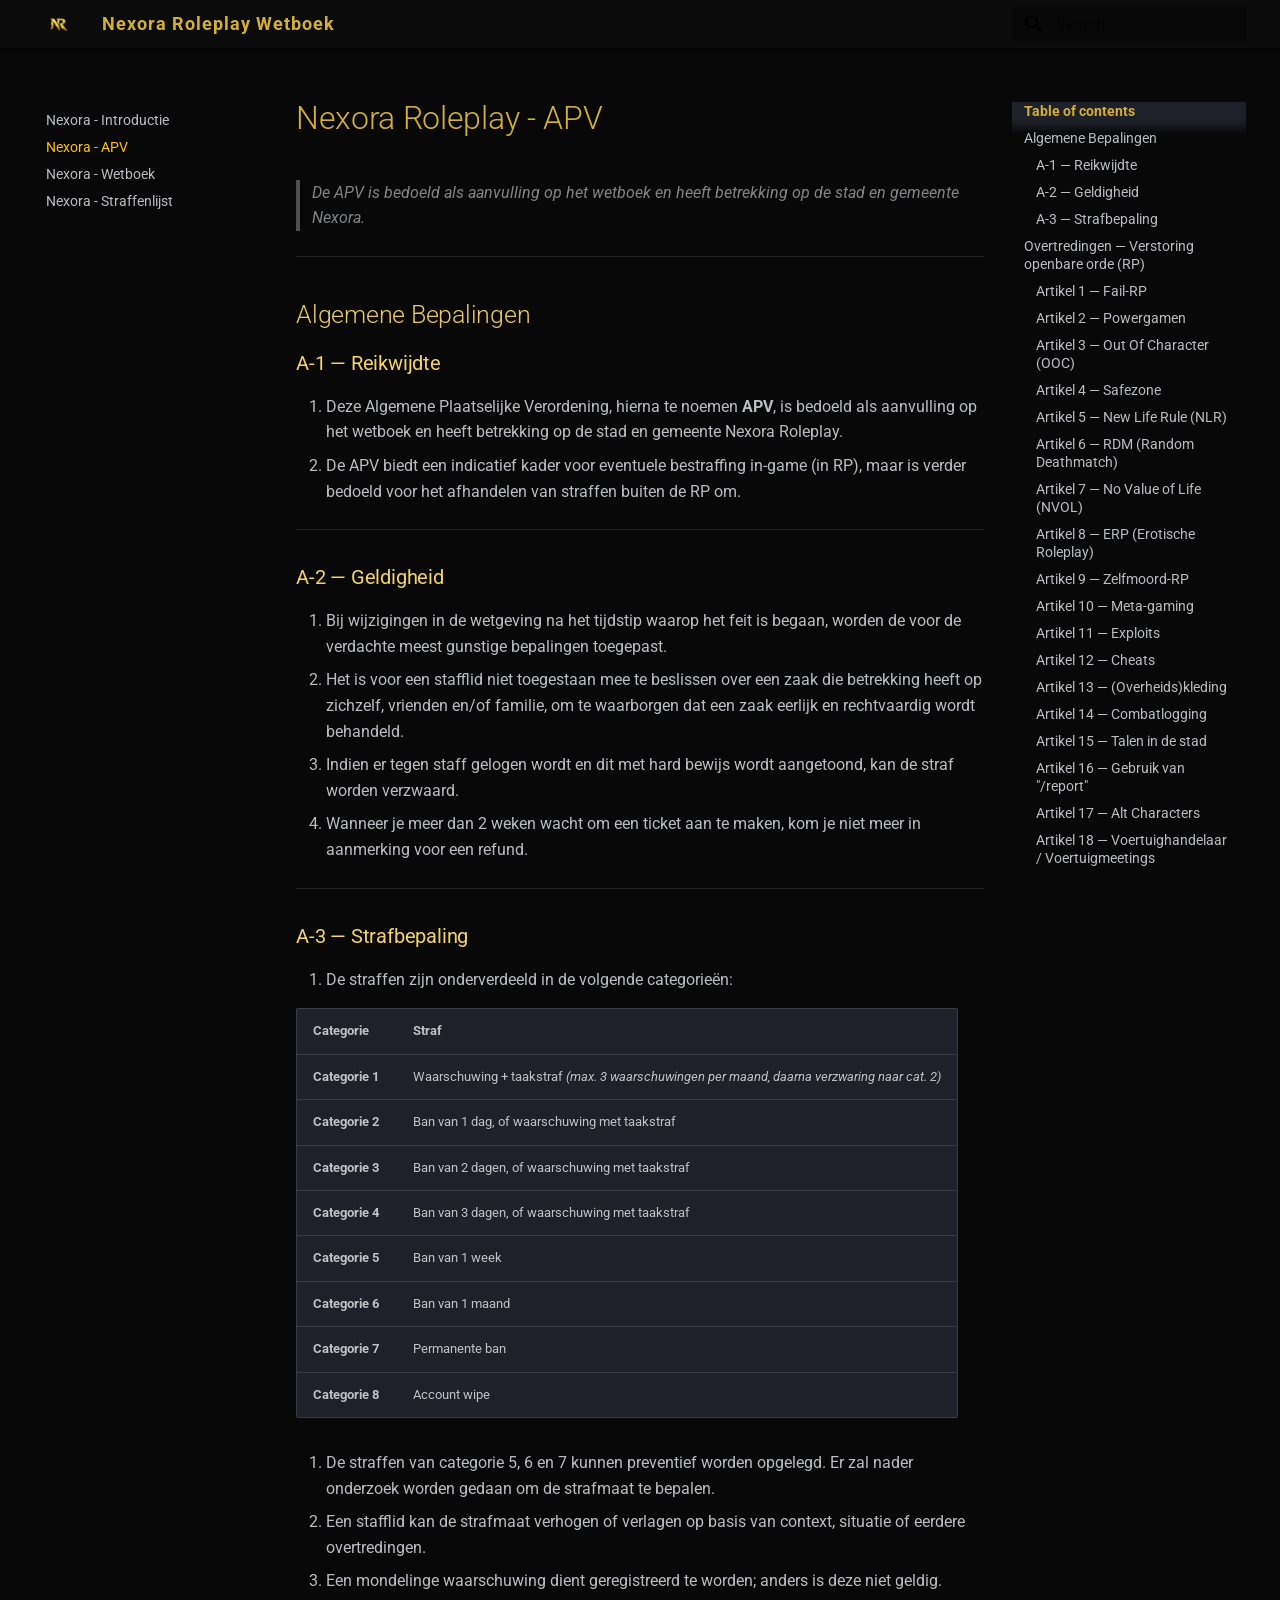
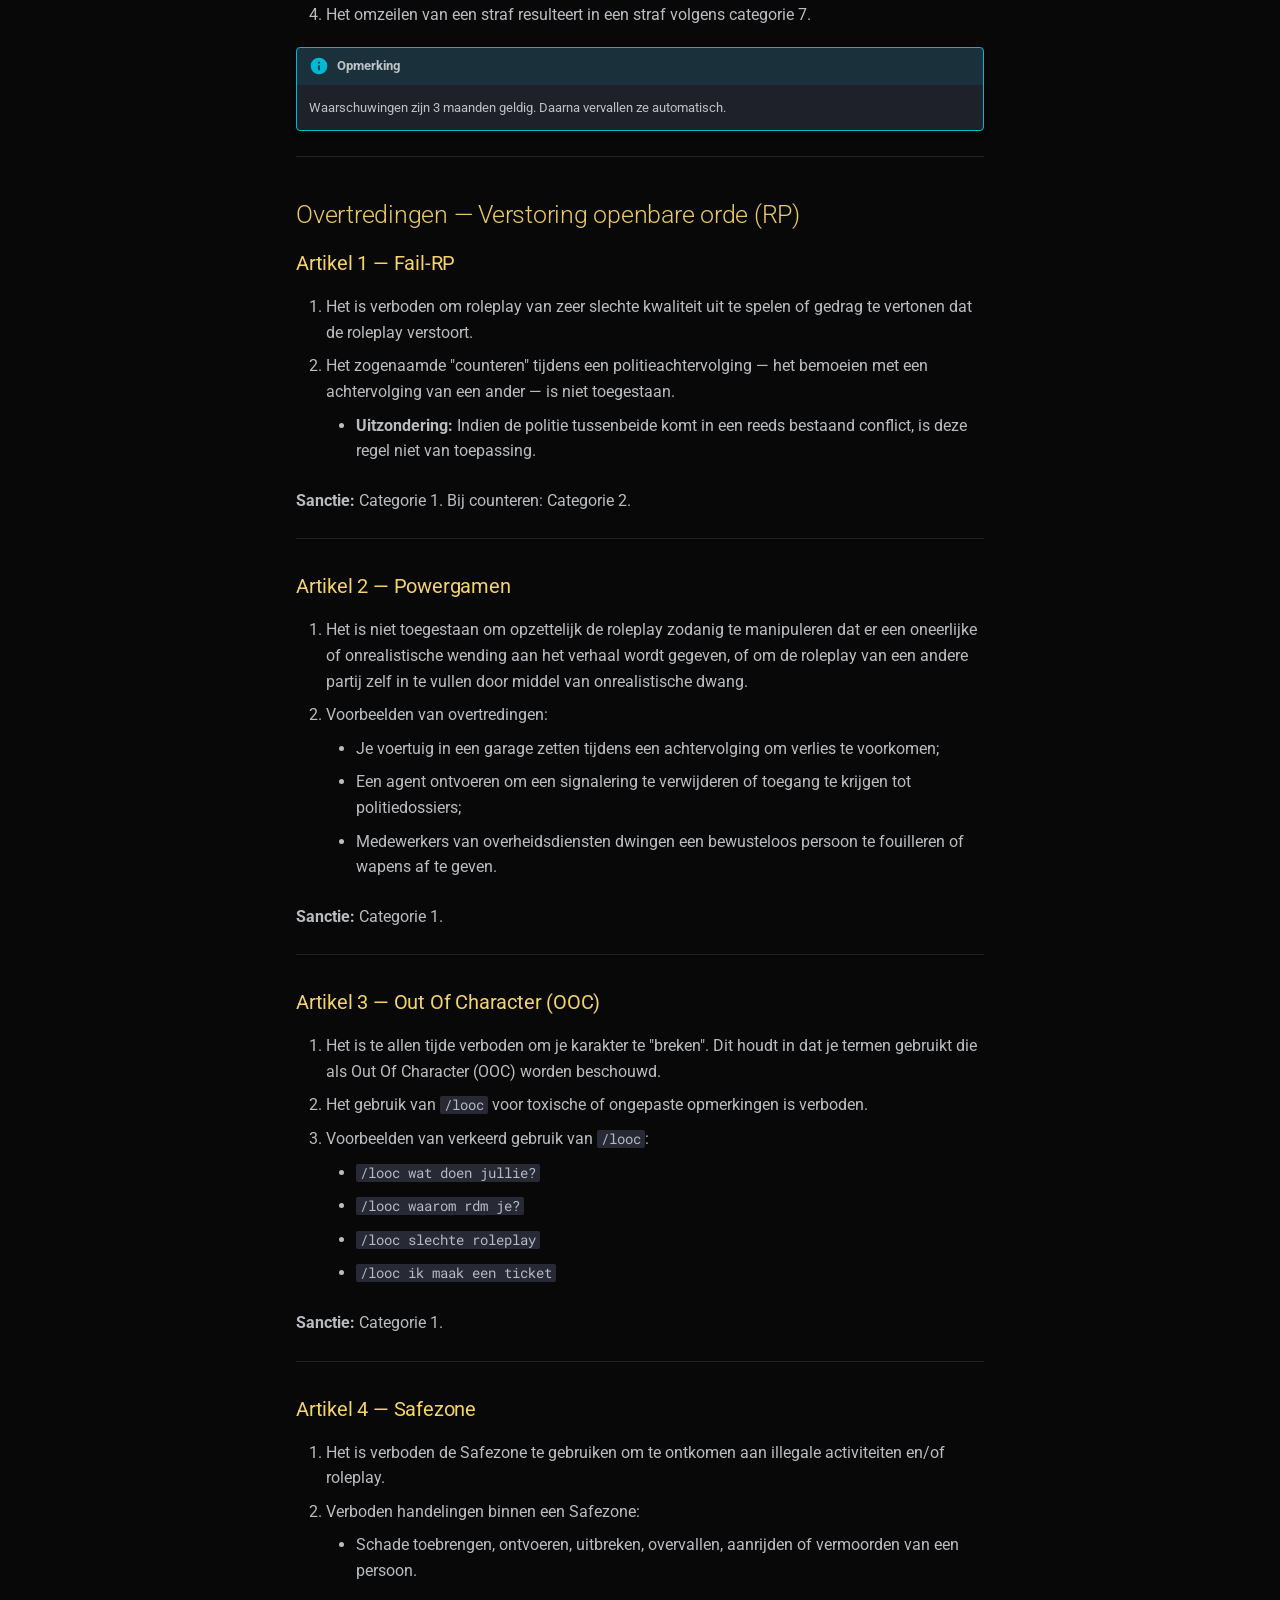
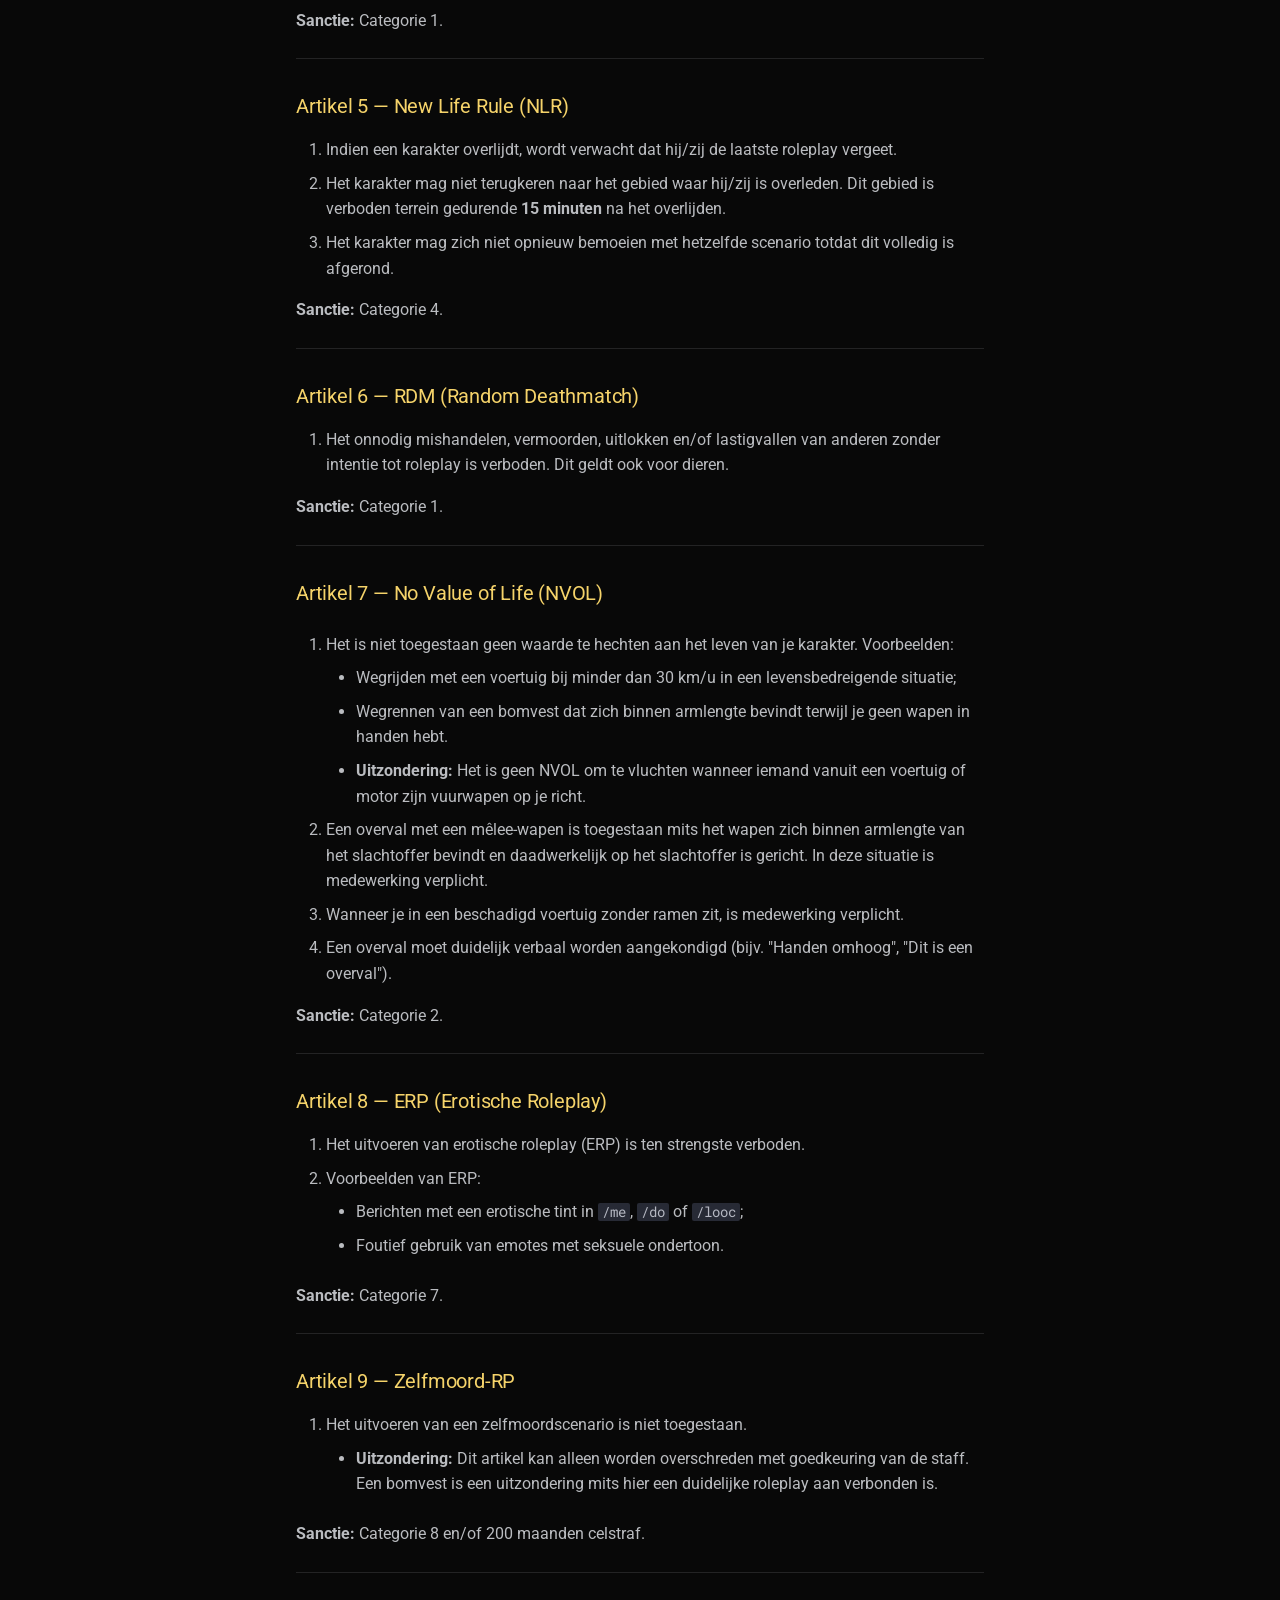
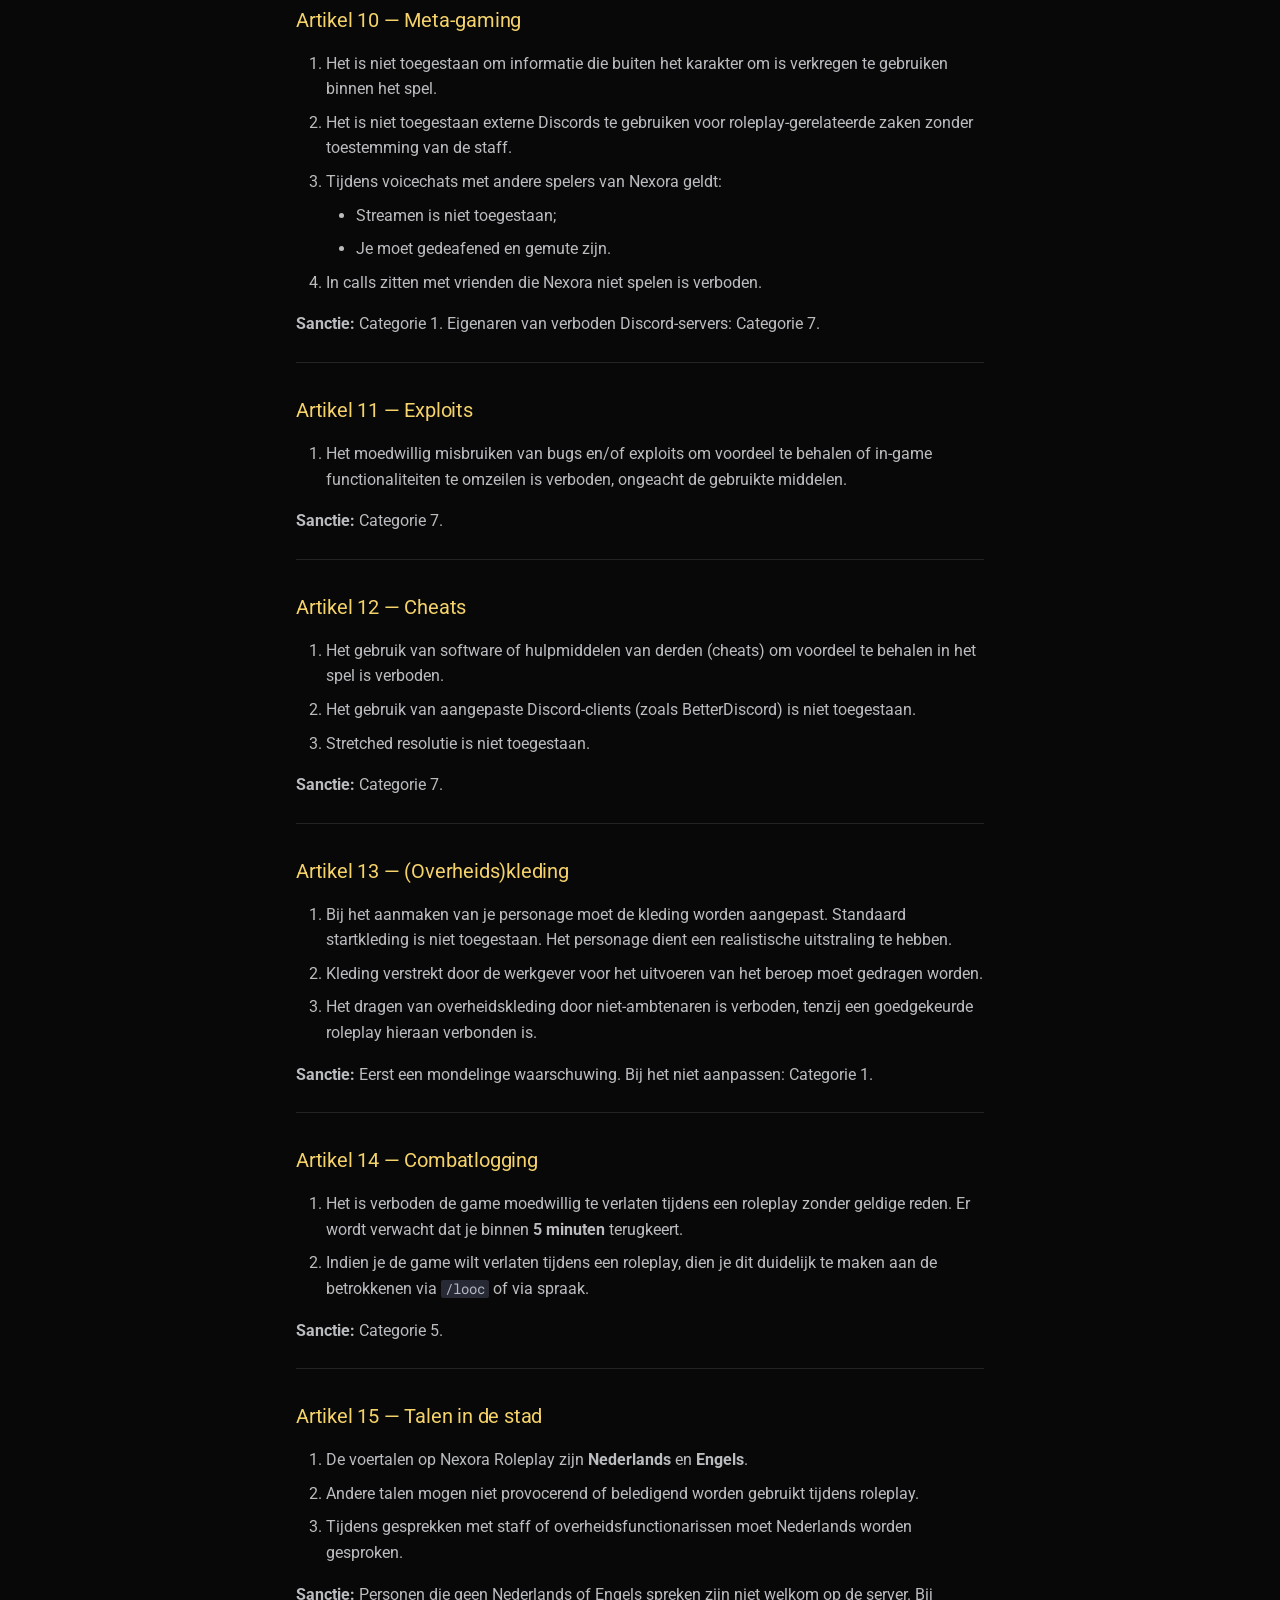
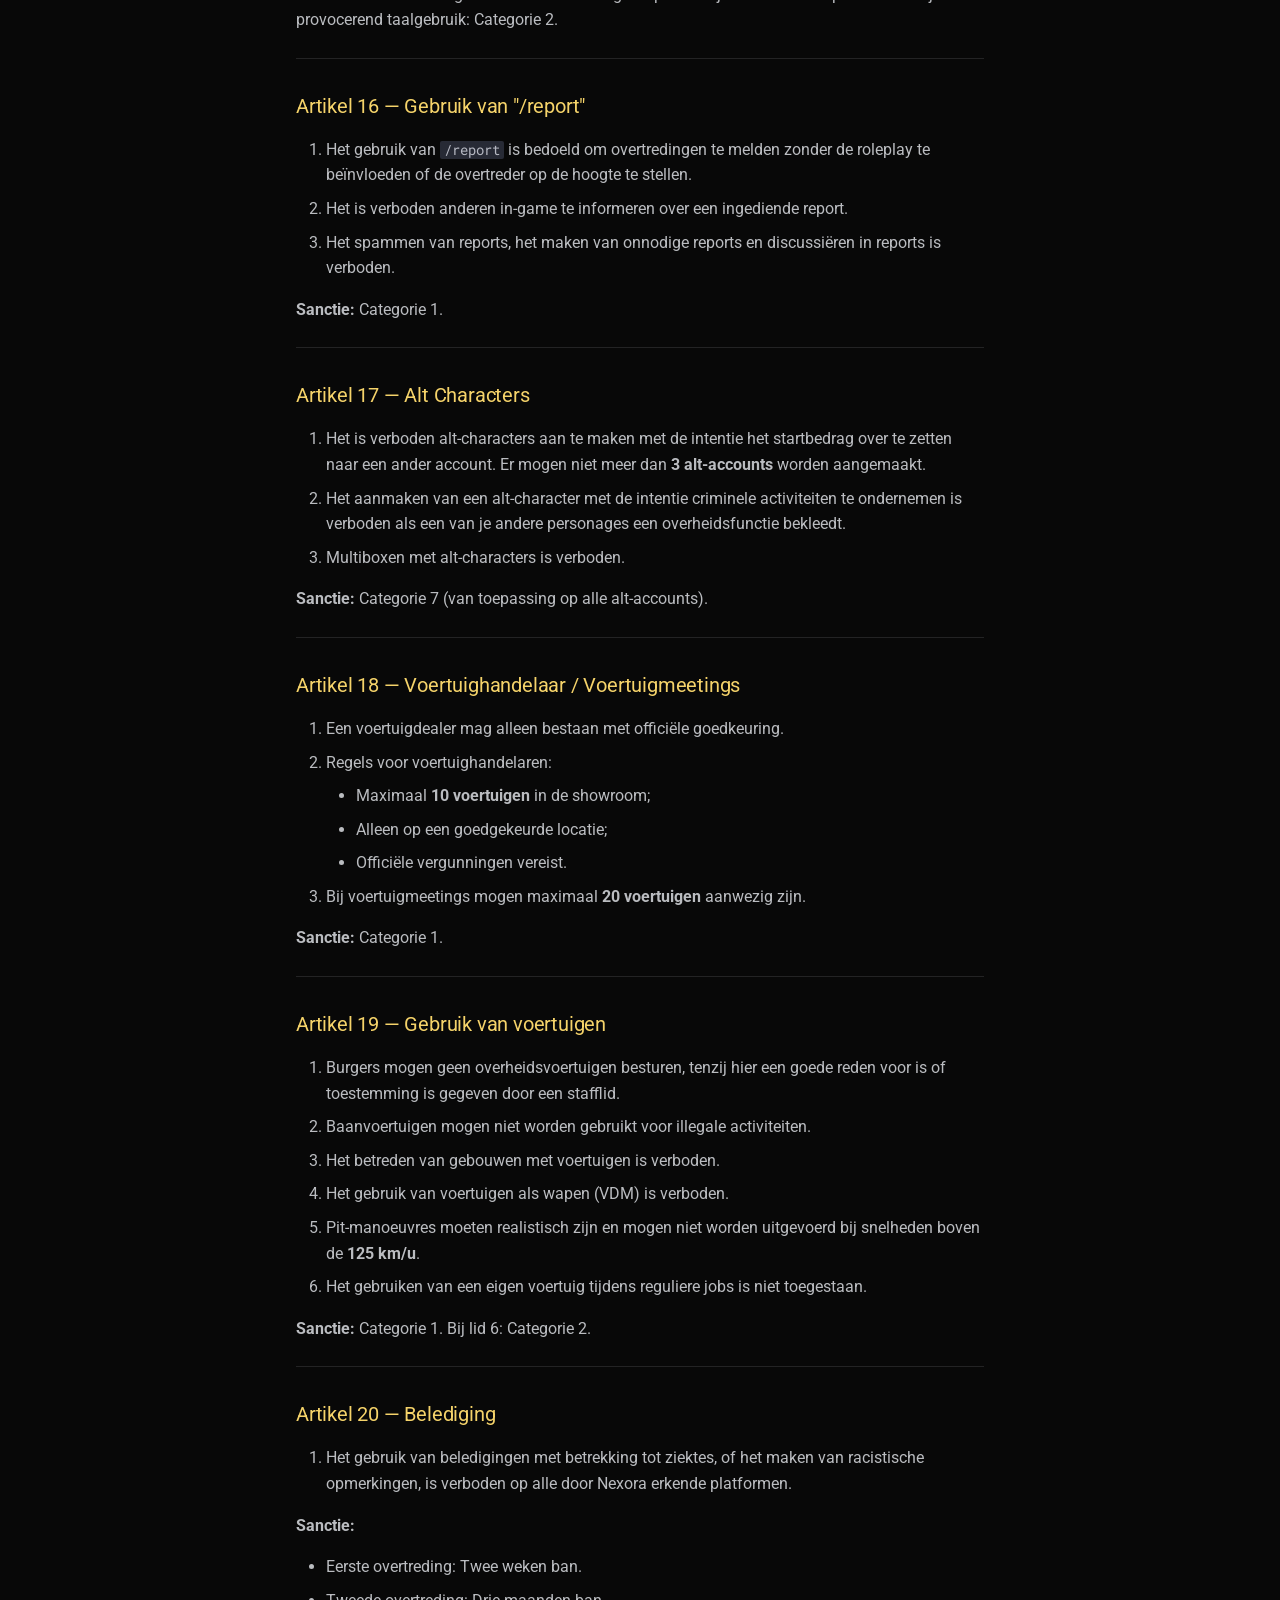
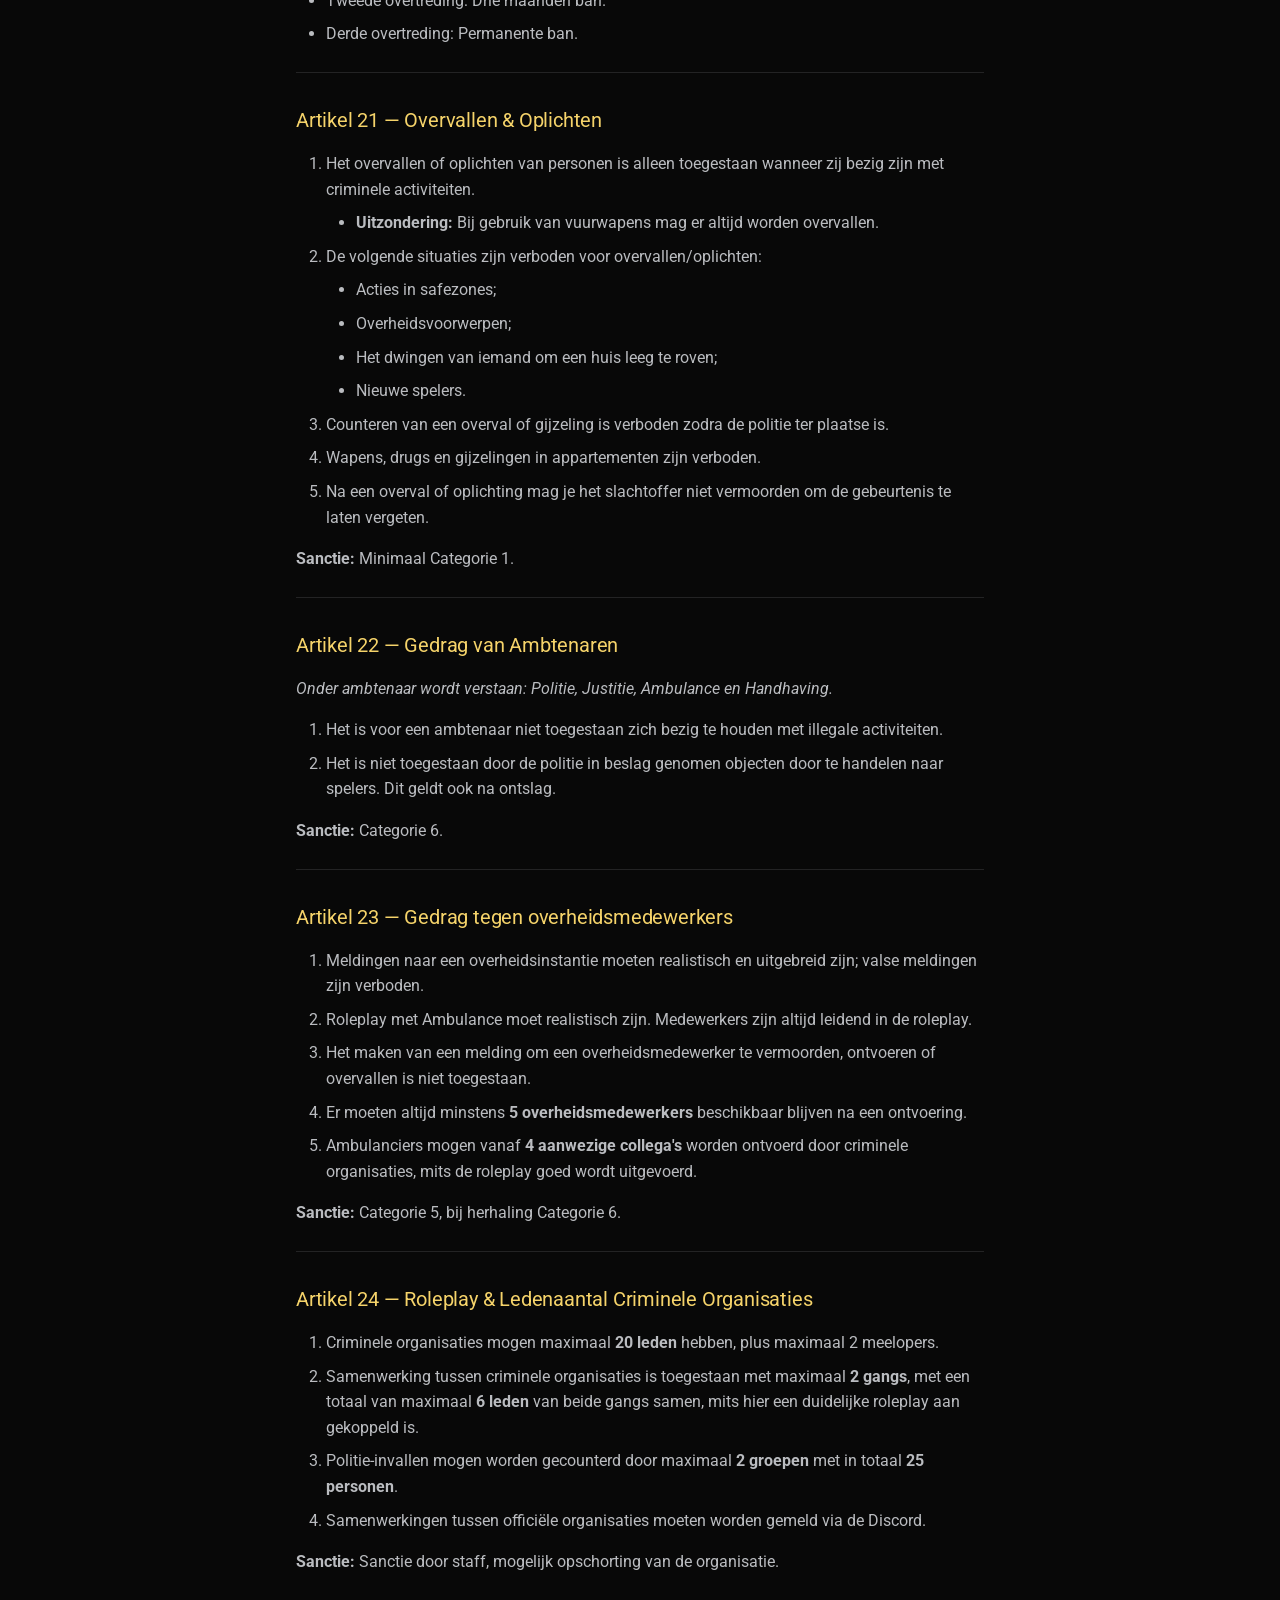
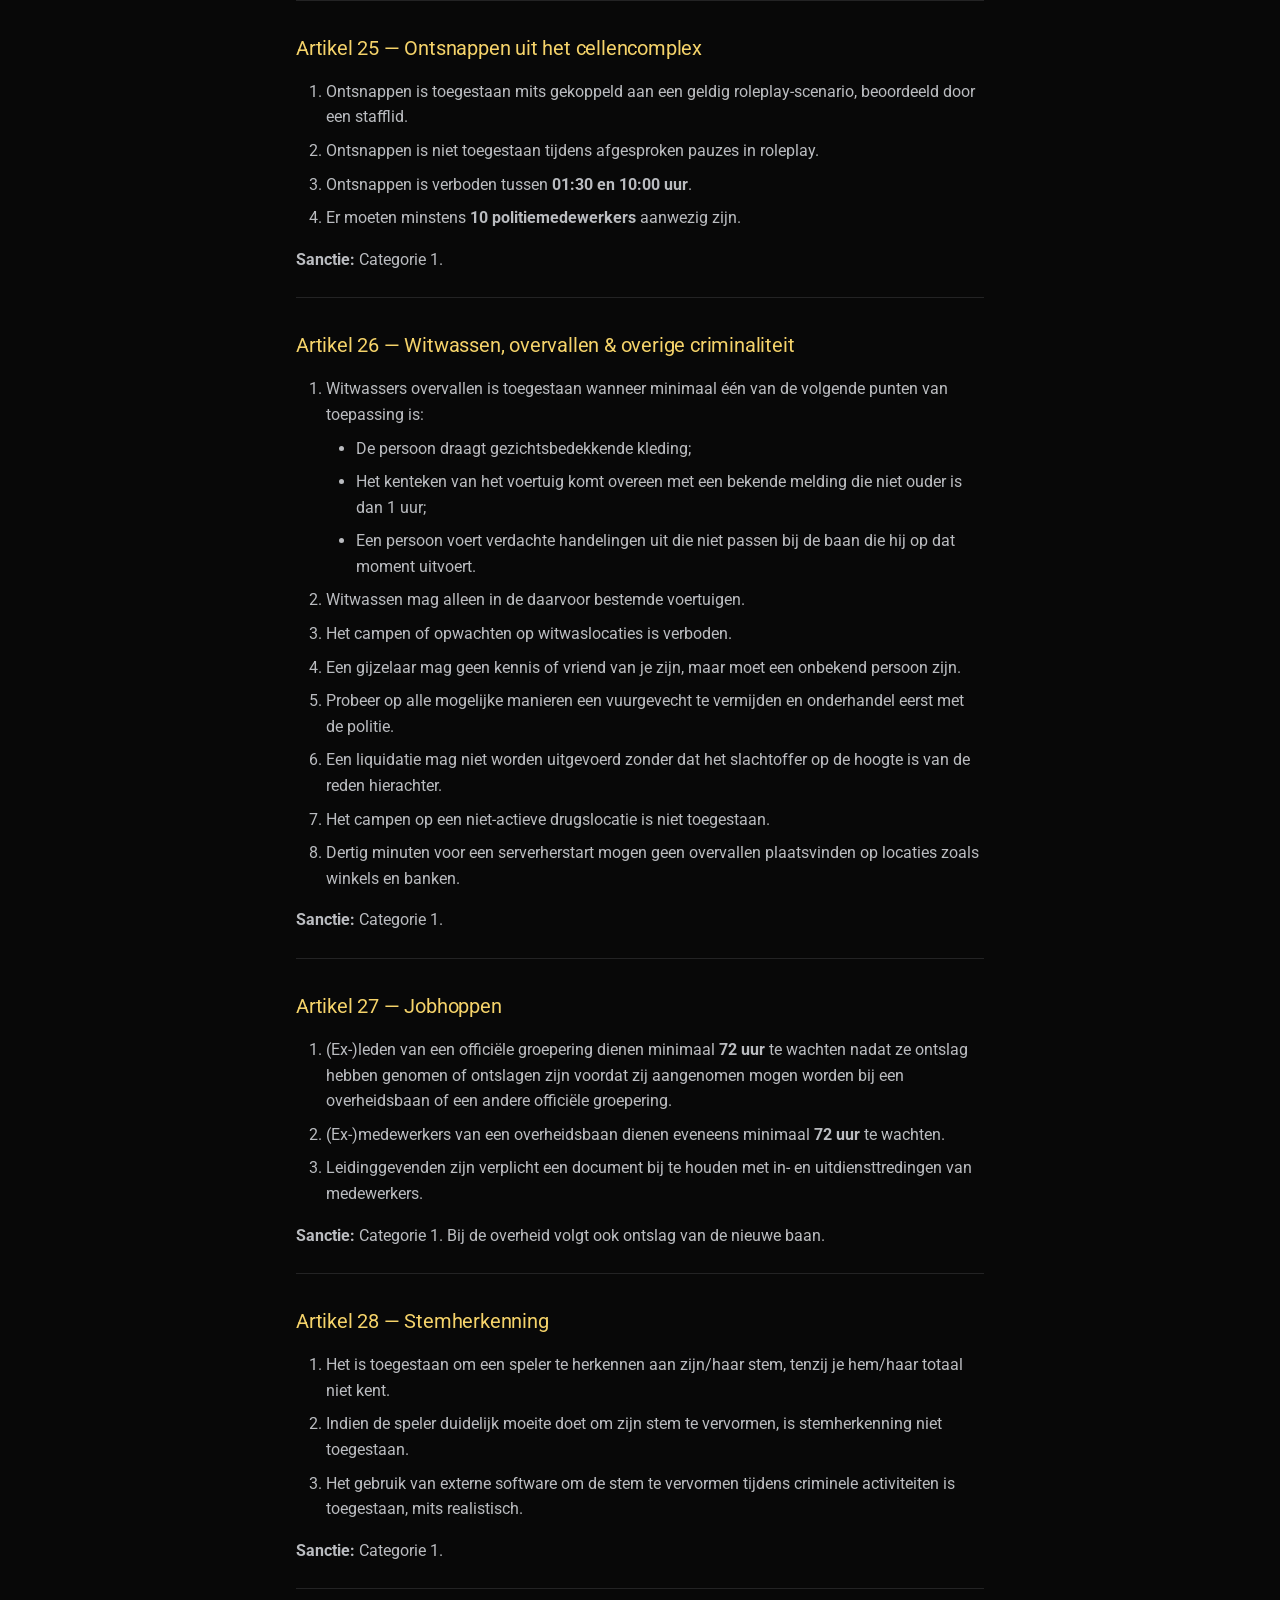
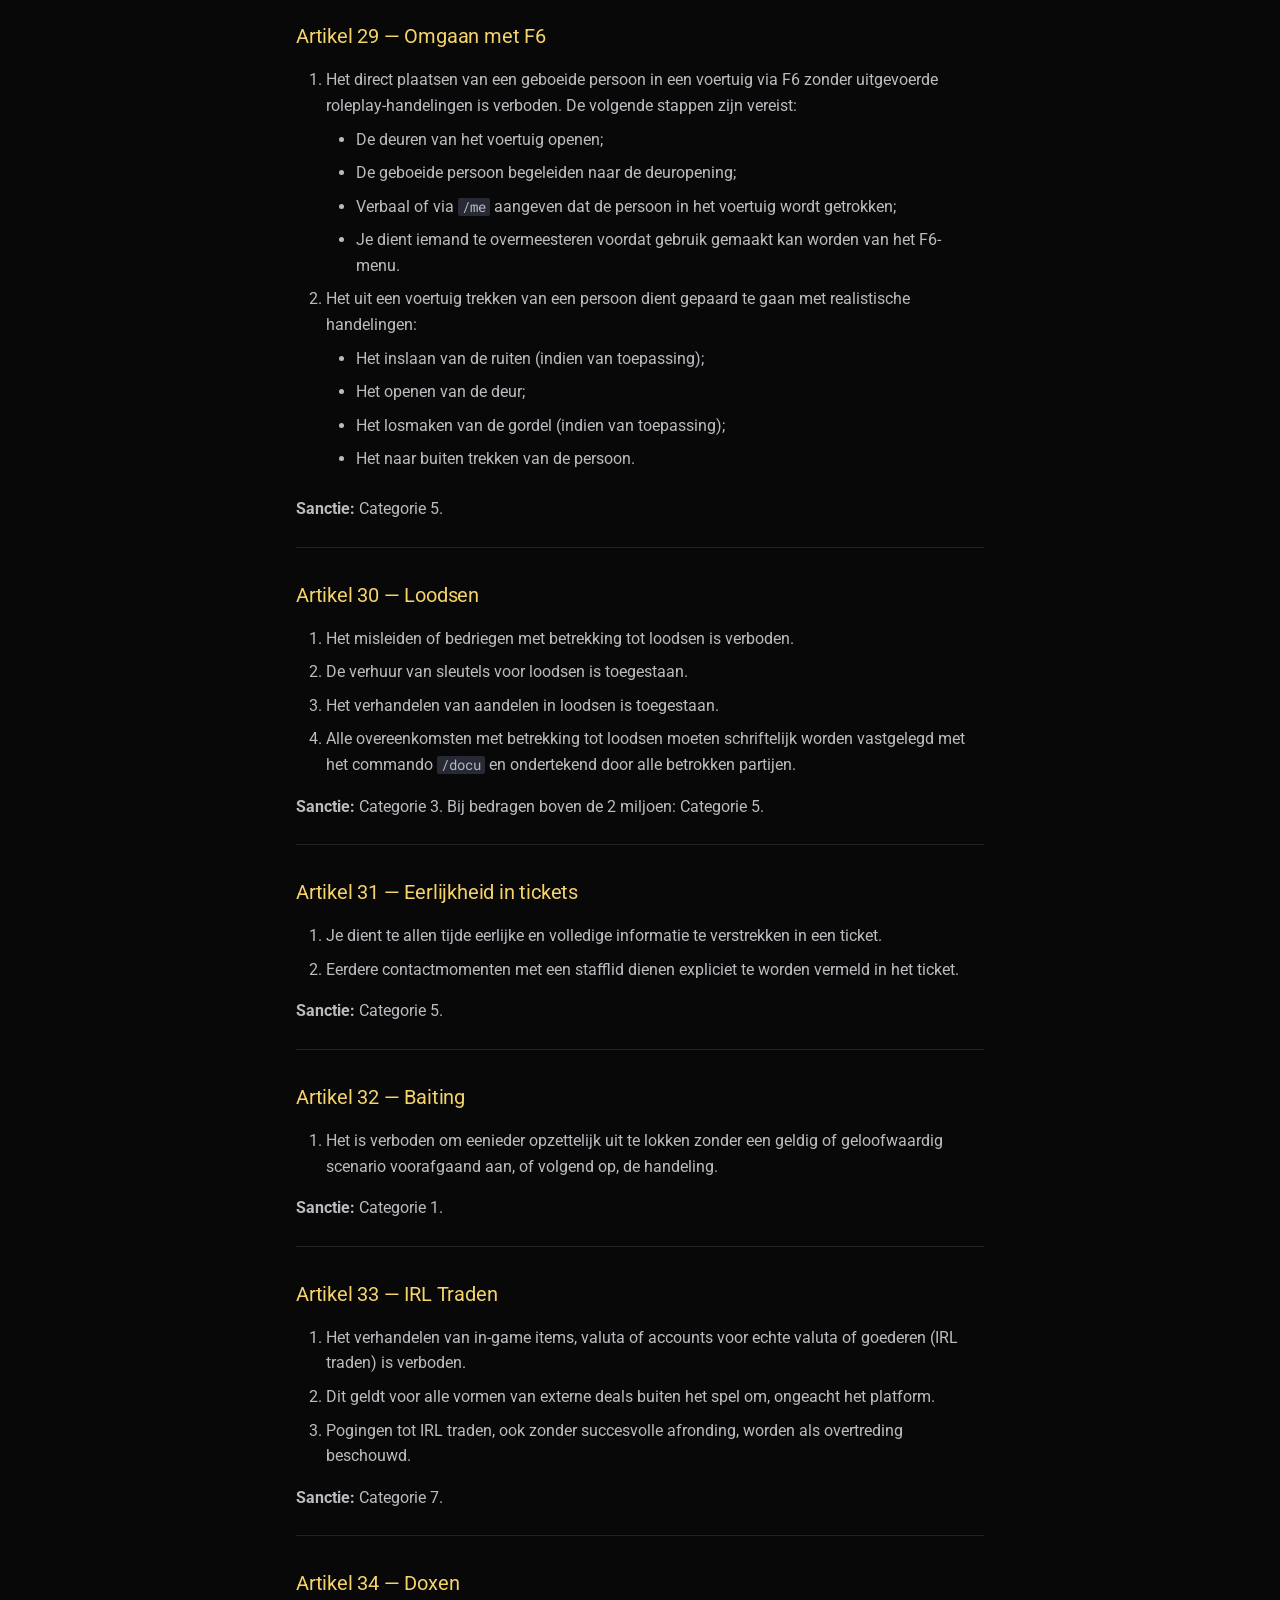
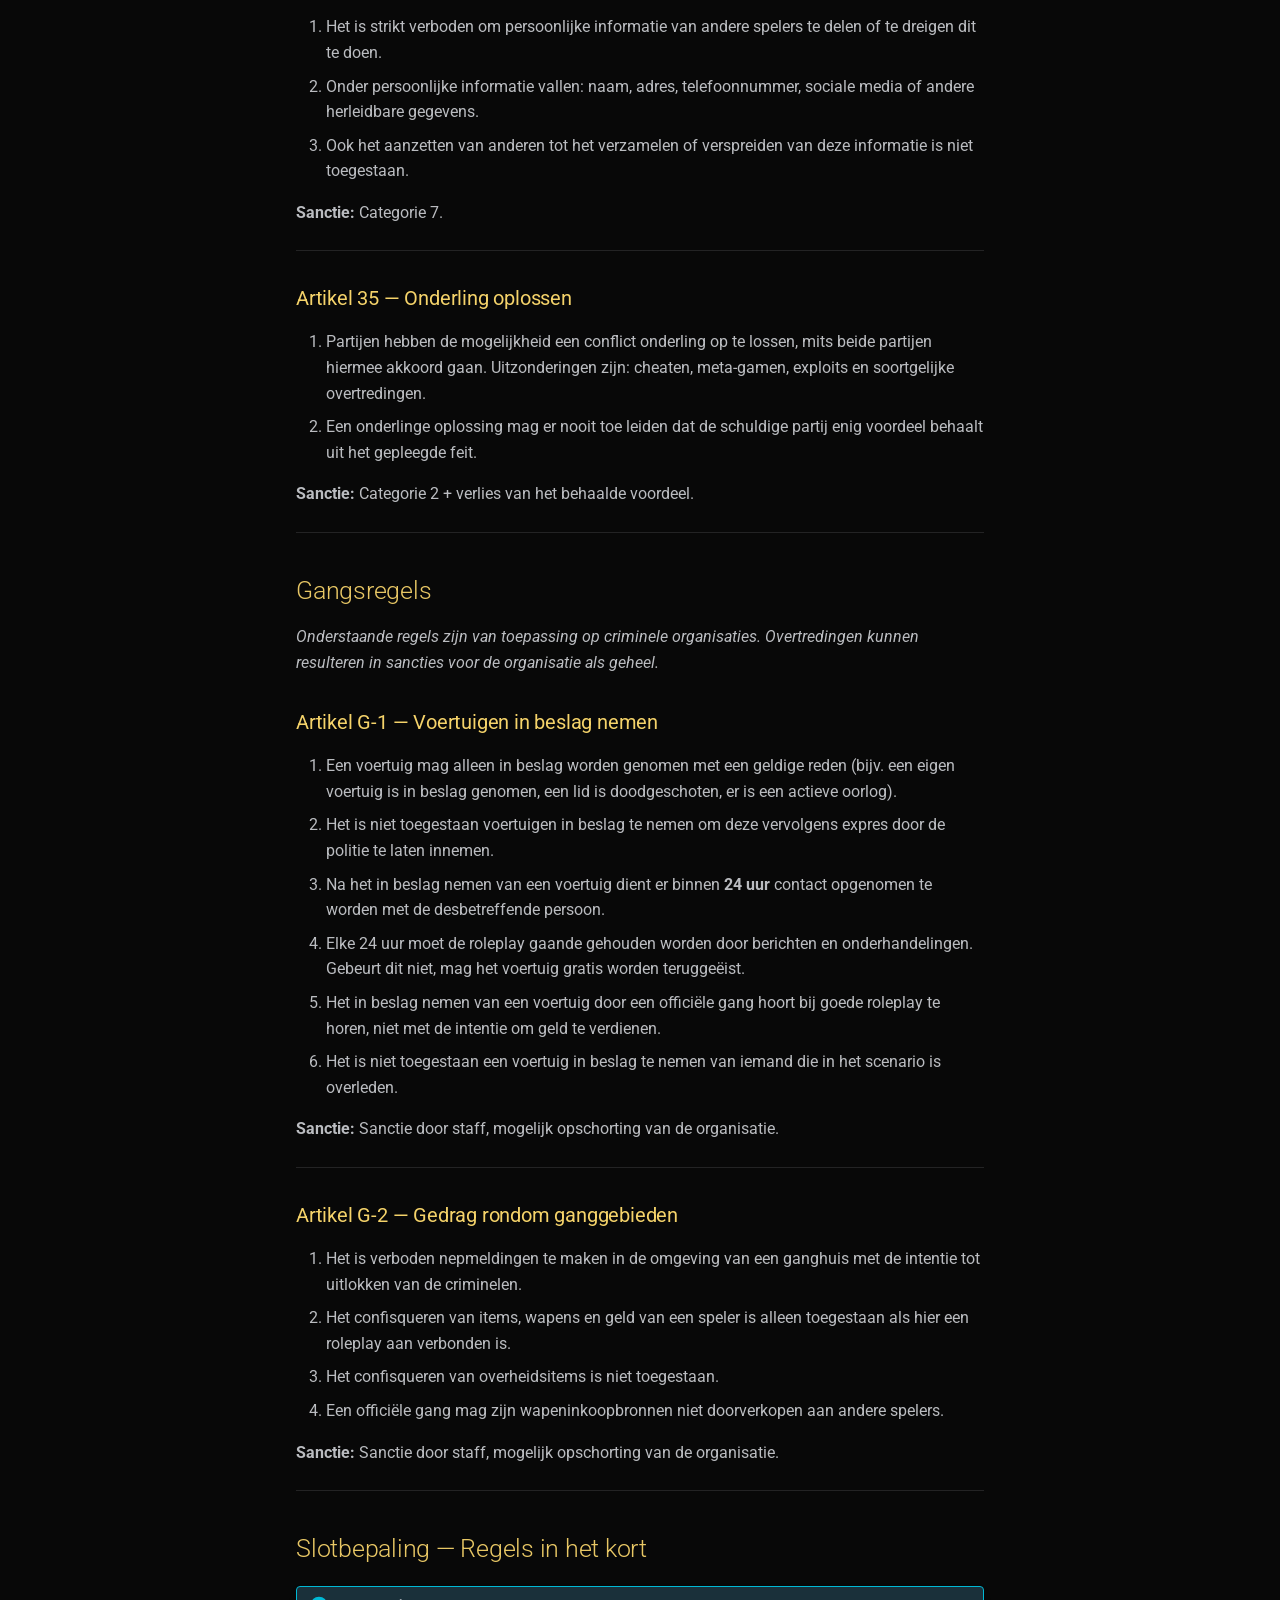
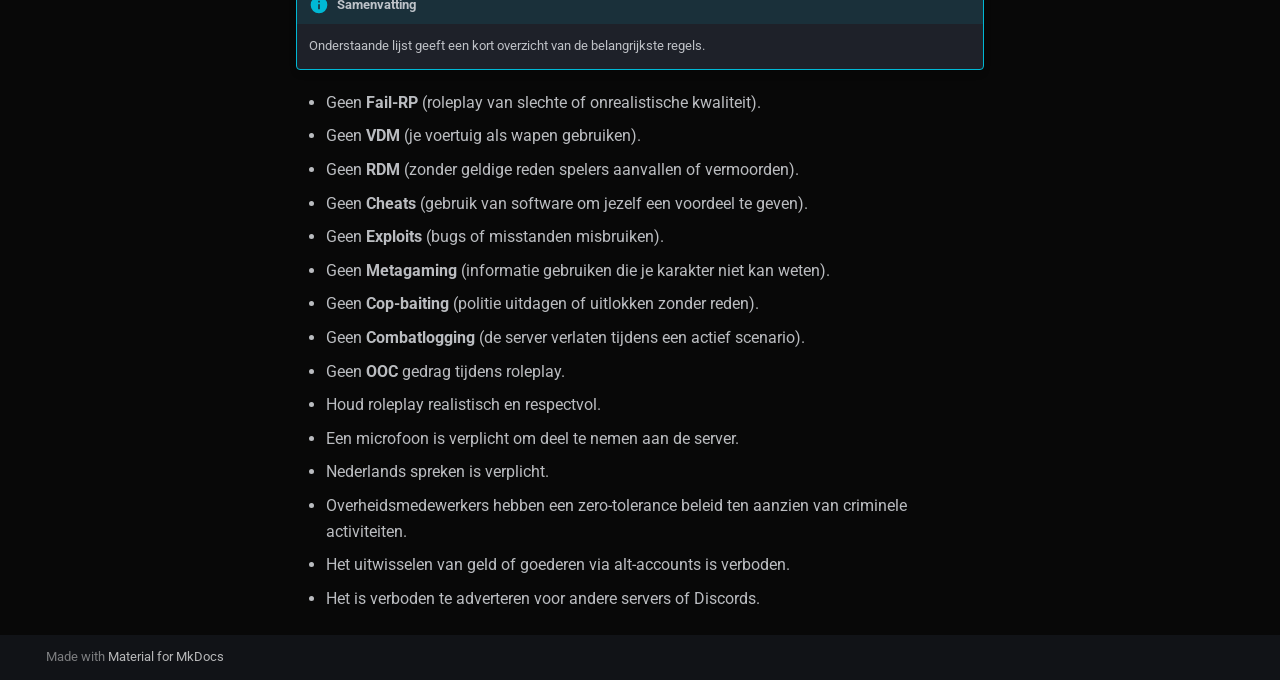
<file: site/apv/index.html>
<!doctype html>
<html lang="en" class="no-js">
  <head>
    
      <meta charset="utf-8">
      <meta name="viewport" content="width=device-width,initial-scale=1">
      
      
      
      
        <link rel="prev" href="..">
      
      
        <link rel="next" href="../wetboek/">
      
      
        
      
      
      <link rel="icon" href="../assets/images/favicon.png">
      <meta name="generator" content="mkdocs-1.6.1, mkdocs-material-9.7.6">
    
    
      
        <title>Nexora - APV - Nexora Roleplay Wetboek</title>
      
    
    
      <link rel="stylesheet" href="../assets/stylesheets/main.484c7ddc.min.css">
      
        
        <link rel="stylesheet" href="../assets/stylesheets/palette.ab4e12ef.min.css">
      
      


    
    
      
    
    
      
        
        
        <link rel="preconnect" href="https://fonts.gstatic.com" crossorigin>
        <link rel="stylesheet" href="https://fonts.googleapis.com/css?family=Roboto:300,300i,400,400i,700,700i%7CRoboto+Mono:400,400i,700,700i&display=fallback">
        <style>:root{--md-text-font:"Roboto";--md-code-font:"Roboto Mono"}</style>
      
    
    
      <link rel="stylesheet" href="../assets/stylesheets/assets.css">
    
    <script>__md_scope=new URL("..",location),__md_hash=e=>[...e].reduce(((e,_)=>(e<<5)-e+_.charCodeAt(0)),0),__md_get=(e,_=localStorage,t=__md_scope)=>JSON.parse(_.getItem(t.pathname+"."+e)),__md_set=(e,_,t=localStorage,a=__md_scope)=>{try{t.setItem(a.pathname+"."+e,JSON.stringify(_))}catch(e){}}</script>
    
      

    
    
  </head>
  
  
    
    
      
    
    
    
    
    <body dir="ltr" data-md-color-scheme="slate" data-md-color-primary="amber" data-md-color-accent="amber">
  
    
    <input class="md-toggle" data-md-toggle="drawer" type="checkbox" id="__drawer" autocomplete="off">
    <input class="md-toggle" data-md-toggle="search" type="checkbox" id="__search" autocomplete="off">
    <label class="md-overlay" for="__drawer"></label>
    <div data-md-component="skip">
      
        
        <a href="#nexora-roleplay-apv" class="md-skip">
          Skip to content
        </a>
      
    </div>
    <div data-md-component="announce">
      
    </div>
    
    
      

  

<header class="md-header md-header--shadow" data-md-component="header">
  <nav class="md-header__inner md-grid" aria-label="Header">
    <a href=".." title="Nexora Roleplay Wetboek" class="md-header__button md-logo" aria-label="Nexora Roleplay Wetboek" data-md-component="logo">
      
  <img src="../assets/logo.png" alt="logo">

    </a>
    <label class="md-header__button md-icon" for="__drawer">
      
      <svg xmlns="http://www.w3.org/2000/svg" viewBox="0 0 24 24"><path d="M3 6h18v2H3zm0 5h18v2H3zm0 5h18v2H3z"/></svg>
    </label>
    <div class="md-header__title" data-md-component="header-title">
      <div class="md-header__ellipsis">
        <div class="md-header__topic">
          <span class="md-ellipsis">
            Nexora Roleplay Wetboek
          </span>
        </div>
        <div class="md-header__topic" data-md-component="header-topic">
          <span class="md-ellipsis">
            
              Nexora - APV
            
          </span>
        </div>
      </div>
    </div>
    
      
        <form class="md-header__option" data-md-component="palette">
  
    
    
    
    <input class="md-option" data-md-color-media="" data-md-color-scheme="slate" data-md-color-primary="amber" data-md-color-accent="amber"  aria-hidden="true"  type="radio" name="__palette" id="__palette_0">
    
  
</form>
      
    
    
      <script>var palette=__md_get("__palette");if(palette&&palette.color){if("(prefers-color-scheme)"===palette.color.media){var media=matchMedia("(prefers-color-scheme: light)"),input=document.querySelector(media.matches?"[data-md-color-media='(prefers-color-scheme: light)']":"[data-md-color-media='(prefers-color-scheme: dark)']");palette.color.media=input.getAttribute("data-md-color-media"),palette.color.scheme=input.getAttribute("data-md-color-scheme"),palette.color.primary=input.getAttribute("data-md-color-primary"),palette.color.accent=input.getAttribute("data-md-color-accent")}for(var[key,value]of Object.entries(palette.color))document.body.setAttribute("data-md-color-"+key,value)}</script>
    
    
    
      
      
        <label class="md-header__button md-icon" for="__search">
          
          <svg xmlns="http://www.w3.org/2000/svg" viewBox="0 0 24 24"><path d="M9.5 3A6.5 6.5 0 0 1 16 9.5c0 1.61-.59 3.09-1.56 4.23l.27.27h.79l5 5-1.5 1.5-5-5v-.79l-.27-.27A6.52 6.52 0 0 1 9.5 16 6.5 6.5 0 0 1 3 9.5 6.5 6.5 0 0 1 9.5 3m0 2C7 5 5 7 5 9.5S7 14 9.5 14 14 12 14 9.5 12 5 9.5 5"/></svg>
        </label>
        <div class="md-search" data-md-component="search" role="dialog">
  <label class="md-search__overlay" for="__search"></label>
  <div class="md-search__inner" role="search">
    <form class="md-search__form" name="search">
      <input type="text" class="md-search__input" name="query" aria-label="Search" placeholder="Search" autocapitalize="off" autocorrect="off" autocomplete="off" spellcheck="false" data-md-component="search-query" required>
      <label class="md-search__icon md-icon" for="__search">
        
        <svg xmlns="http://www.w3.org/2000/svg" viewBox="0 0 24 24"><path d="M9.5 3A6.5 6.5 0 0 1 16 9.5c0 1.61-.59 3.09-1.56 4.23l.27.27h.79l5 5-1.5 1.5-5-5v-.79l-.27-.27A6.52 6.52 0 0 1 9.5 16 6.5 6.5 0 0 1 3 9.5 6.5 6.5 0 0 1 9.5 3m0 2C7 5 5 7 5 9.5S7 14 9.5 14 14 12 14 9.5 12 5 9.5 5"/></svg>
        
        <svg xmlns="http://www.w3.org/2000/svg" viewBox="0 0 24 24"><path d="M20 11v2H8l5.5 5.5-1.42 1.42L4.16 12l7.92-7.92L13.5 5.5 8 11z"/></svg>
      </label>
      <nav class="md-search__options" aria-label="Search">
        
        <button type="reset" class="md-search__icon md-icon" title="Clear" aria-label="Clear" tabindex="-1">
          
          <svg xmlns="http://www.w3.org/2000/svg" viewBox="0 0 24 24"><path d="M19 6.41 17.59 5 12 10.59 6.41 5 5 6.41 10.59 12 5 17.59 6.41 19 12 13.41 17.59 19 19 17.59 13.41 12z"/></svg>
        </button>
      </nav>
      
    </form>
    <div class="md-search__output">
      <div class="md-search__scrollwrap" tabindex="0" data-md-scrollfix>
        <div class="md-search-result" data-md-component="search-result">
          <div class="md-search-result__meta">
            Initializing search
          </div>
          <ol class="md-search-result__list" role="presentation"></ol>
        </div>
      </div>
    </div>
  </div>
</div>
      
    
    
  </nav>
  
</header>
    
    <div class="md-container" data-md-component="container">
      
      
        
          
        
      
      <main class="md-main" data-md-component="main">
        <div class="md-main__inner md-grid">
          
            
              
              <div class="md-sidebar md-sidebar--primary" data-md-component="sidebar" data-md-type="navigation" >
                <div class="md-sidebar__scrollwrap">
                  <div class="md-sidebar__inner">
                    



<nav class="md-nav md-nav--primary" aria-label="Navigation" data-md-level="0">
  <label class="md-nav__title" for="__drawer">
    <a href=".." title="Nexora Roleplay Wetboek" class="md-nav__button md-logo" aria-label="Nexora Roleplay Wetboek" data-md-component="logo">
      
  <img src="../assets/logo.png" alt="logo">

    </a>
    Nexora Roleplay Wetboek
  </label>
  
  <ul class="md-nav__list" data-md-scrollfix>
    
      
      
  
  
  
  
    <li class="md-nav__item">
      <a href=".." class="md-nav__link">
        
  
  
  <span class="md-ellipsis">
    
  
    Nexora - Introductie
  

    
  </span>
  
  

      </a>
    </li>
  

    
      
      
  
  
    
  
  
  
    <li class="md-nav__item md-nav__item--active">
      
      <input class="md-nav__toggle md-toggle" type="checkbox" id="__toc">
      
      
        
      
      
        <label class="md-nav__link md-nav__link--active" for="__toc">
          
  
  
  <span class="md-ellipsis">
    
  
    Nexora - APV
  

    
  </span>
  
  

          <span class="md-nav__icon md-icon"></span>
        </label>
      
      <a href="./" class="md-nav__link md-nav__link--active">
        
  
  
  <span class="md-ellipsis">
    
  
    Nexora - APV
  

    
  </span>
  
  

      </a>
      
        

<nav class="md-nav md-nav--secondary" aria-label="Table of contents">
  
  
  
    
  
  
    <label class="md-nav__title" for="__toc">
      <span class="md-nav__icon md-icon"></span>
      Table of contents
    </label>
    <ul class="md-nav__list" data-md-component="toc" data-md-scrollfix>
      
        <li class="md-nav__item">
  <a href="#algemene-bepalingen" class="md-nav__link">
    <span class="md-ellipsis">
      
        Algemene Bepalingen
      
    </span>
  </a>
  
    <nav class="md-nav" aria-label="Algemene Bepalingen">
      <ul class="md-nav__list">
        
          <li class="md-nav__item">
  <a href="#a-1-reikwijdte" class="md-nav__link">
    <span class="md-ellipsis">
      
        A-1 — Reikwijdte
      
    </span>
  </a>
  
</li>
        
          <li class="md-nav__item">
  <a href="#a-2-geldigheid" class="md-nav__link">
    <span class="md-ellipsis">
      
        A-2 — Geldigheid
      
    </span>
  </a>
  
</li>
        
          <li class="md-nav__item">
  <a href="#a-3-strafbepaling" class="md-nav__link">
    <span class="md-ellipsis">
      
        A-3 — Strafbepaling
      
    </span>
  </a>
  
</li>
        
      </ul>
    </nav>
  
</li>
      
        <li class="md-nav__item">
  <a href="#overtredingen-verstoring-openbare-orde-rp" class="md-nav__link">
    <span class="md-ellipsis">
      
        Overtredingen — Verstoring openbare orde (RP)
      
    </span>
  </a>
  
    <nav class="md-nav" aria-label="Overtredingen — Verstoring openbare orde (RP)">
      <ul class="md-nav__list">
        
          <li class="md-nav__item">
  <a href="#artikel-1-fail-rp" class="md-nav__link">
    <span class="md-ellipsis">
      
        Artikel 1 — Fail-RP
      
    </span>
  </a>
  
</li>
        
          <li class="md-nav__item">
  <a href="#artikel-2-powergamen" class="md-nav__link">
    <span class="md-ellipsis">
      
        Artikel 2 — Powergamen
      
    </span>
  </a>
  
</li>
        
          <li class="md-nav__item">
  <a href="#artikel-3-out-of-character-ooc" class="md-nav__link">
    <span class="md-ellipsis">
      
        Artikel 3 — Out Of Character (OOC)
      
    </span>
  </a>
  
</li>
        
          <li class="md-nav__item">
  <a href="#artikel-4-safezone" class="md-nav__link">
    <span class="md-ellipsis">
      
        Artikel 4 — Safezone
      
    </span>
  </a>
  
</li>
        
          <li class="md-nav__item">
  <a href="#artikel-5-new-life-rule-nlr" class="md-nav__link">
    <span class="md-ellipsis">
      
        Artikel 5 — New Life Rule (NLR)
      
    </span>
  </a>
  
</li>
        
          <li class="md-nav__item">
  <a href="#artikel-6-rdm-random-deathmatch" class="md-nav__link">
    <span class="md-ellipsis">
      
        Artikel 6 — RDM (Random Deathmatch)
      
    </span>
  </a>
  
</li>
        
          <li class="md-nav__item">
  <a href="#artikel-7-no-value-of-life-nvol" class="md-nav__link">
    <span class="md-ellipsis">
      
        Artikel 7 — No Value of Life (NVOL)
      
    </span>
  </a>
  
</li>
        
          <li class="md-nav__item">
  <a href="#artikel-8-erp-erotische-roleplay" class="md-nav__link">
    <span class="md-ellipsis">
      
        Artikel 8 — ERP (Erotische Roleplay)
      
    </span>
  </a>
  
</li>
        
          <li class="md-nav__item">
  <a href="#artikel-9-zelfmoord-rp" class="md-nav__link">
    <span class="md-ellipsis">
      
        Artikel 9 — Zelfmoord-RP
      
    </span>
  </a>
  
</li>
        
          <li class="md-nav__item">
  <a href="#artikel-10-meta-gaming" class="md-nav__link">
    <span class="md-ellipsis">
      
        Artikel 10 — Meta-gaming
      
    </span>
  </a>
  
</li>
        
          <li class="md-nav__item">
  <a href="#artikel-11-exploits" class="md-nav__link">
    <span class="md-ellipsis">
      
        Artikel 11 — Exploits
      
    </span>
  </a>
  
</li>
        
          <li class="md-nav__item">
  <a href="#artikel-12-cheats" class="md-nav__link">
    <span class="md-ellipsis">
      
        Artikel 12 — Cheats
      
    </span>
  </a>
  
</li>
        
          <li class="md-nav__item">
  <a href="#artikel-13-overheidskleding" class="md-nav__link">
    <span class="md-ellipsis">
      
        Artikel 13 — (Overheids)kleding
      
    </span>
  </a>
  
</li>
        
          <li class="md-nav__item">
  <a href="#artikel-14-combatlogging" class="md-nav__link">
    <span class="md-ellipsis">
      
        Artikel 14 — Combatlogging
      
    </span>
  </a>
  
</li>
        
          <li class="md-nav__item">
  <a href="#artikel-15-talen-in-de-stad" class="md-nav__link">
    <span class="md-ellipsis">
      
        Artikel 15 — Talen in de stad
      
    </span>
  </a>
  
</li>
        
          <li class="md-nav__item">
  <a href="#artikel-16-gebruik-van-report" class="md-nav__link">
    <span class="md-ellipsis">
      
        Artikel 16 — Gebruik van "/report"
      
    </span>
  </a>
  
</li>
        
          <li class="md-nav__item">
  <a href="#artikel-17-alt-characters" class="md-nav__link">
    <span class="md-ellipsis">
      
        Artikel 17 — Alt Characters
      
    </span>
  </a>
  
</li>
        
          <li class="md-nav__item">
  <a href="#artikel-18-voertuighandelaar-voertuigmeetings" class="md-nav__link">
    <span class="md-ellipsis">
      
        Artikel 18 — Voertuighandelaar / Voertuigmeetings
      
    </span>
  </a>
  
</li>
        
          <li class="md-nav__item">
  <a href="#artikel-19-gebruik-van-voertuigen" class="md-nav__link">
    <span class="md-ellipsis">
      
        Artikel 19 — Gebruik van voertuigen
      
    </span>
  </a>
  
</li>
        
          <li class="md-nav__item">
  <a href="#artikel-20-belediging" class="md-nav__link">
    <span class="md-ellipsis">
      
        Artikel 20 — Belediging
      
    </span>
  </a>
  
</li>
        
          <li class="md-nav__item">
  <a href="#artikel-21-overvallen-oplichten" class="md-nav__link">
    <span class="md-ellipsis">
      
        Artikel 21 — Overvallen &amp; Oplichten
      
    </span>
  </a>
  
</li>
        
          <li class="md-nav__item">
  <a href="#artikel-22-gedrag-van-ambtenaren" class="md-nav__link">
    <span class="md-ellipsis">
      
        Artikel 22 — Gedrag van Ambtenaren
      
    </span>
  </a>
  
</li>
        
          <li class="md-nav__item">
  <a href="#artikel-23-gedrag-tegen-overheidsmedewerkers" class="md-nav__link">
    <span class="md-ellipsis">
      
        Artikel 23 — Gedrag tegen overheidsmedewerkers
      
    </span>
  </a>
  
</li>
        
          <li class="md-nav__item">
  <a href="#artikel-24-roleplay-ledenaantal-criminele-organisaties" class="md-nav__link">
    <span class="md-ellipsis">
      
        Artikel 24 — Roleplay &amp; Ledenaantal Criminele Organisaties
      
    </span>
  </a>
  
</li>
        
          <li class="md-nav__item">
  <a href="#artikel-25-ontsnappen-uit-het-cellencomplex" class="md-nav__link">
    <span class="md-ellipsis">
      
        Artikel 25 — Ontsnappen uit het cellencomplex
      
    </span>
  </a>
  
</li>
        
          <li class="md-nav__item">
  <a href="#artikel-26-witwassen-overvallen-overige-criminaliteit" class="md-nav__link">
    <span class="md-ellipsis">
      
        Artikel 26 — Witwassen, overvallen &amp; overige criminaliteit
      
    </span>
  </a>
  
</li>
        
          <li class="md-nav__item">
  <a href="#artikel-27-jobhoppen" class="md-nav__link">
    <span class="md-ellipsis">
      
        Artikel 27 — Jobhoppen
      
    </span>
  </a>
  
</li>
        
          <li class="md-nav__item">
  <a href="#artikel-28-stemherkenning" class="md-nav__link">
    <span class="md-ellipsis">
      
        Artikel 28 — Stemherkenning
      
    </span>
  </a>
  
</li>
        
          <li class="md-nav__item">
  <a href="#artikel-29-omgaan-met-f6" class="md-nav__link">
    <span class="md-ellipsis">
      
        Artikel 29 — Omgaan met F6
      
    </span>
  </a>
  
</li>
        
          <li class="md-nav__item">
  <a href="#artikel-30-loodsen" class="md-nav__link">
    <span class="md-ellipsis">
      
        Artikel 30 — Loodsen
      
    </span>
  </a>
  
</li>
        
          <li class="md-nav__item">
  <a href="#artikel-31-eerlijkheid-in-tickets" class="md-nav__link">
    <span class="md-ellipsis">
      
        Artikel 31 — Eerlijkheid in tickets
      
    </span>
  </a>
  
</li>
        
          <li class="md-nav__item">
  <a href="#artikel-32-baiting" class="md-nav__link">
    <span class="md-ellipsis">
      
        Artikel 32 — Baiting
      
    </span>
  </a>
  
</li>
        
          <li class="md-nav__item">
  <a href="#artikel-33-irl-traden" class="md-nav__link">
    <span class="md-ellipsis">
      
        Artikel 33 — IRL Traden
      
    </span>
  </a>
  
</li>
        
          <li class="md-nav__item">
  <a href="#artikel-34-doxen" class="md-nav__link">
    <span class="md-ellipsis">
      
        Artikel 34 — Doxen
      
    </span>
  </a>
  
</li>
        
          <li class="md-nav__item">
  <a href="#artikel-35-onderling-oplossen" class="md-nav__link">
    <span class="md-ellipsis">
      
        Artikel 35 — Onderling oplossen
      
    </span>
  </a>
  
</li>
        
      </ul>
    </nav>
  
</li>
      
        <li class="md-nav__item">
  <a href="#gangsregels" class="md-nav__link">
    <span class="md-ellipsis">
      
        Gangsregels
      
    </span>
  </a>
  
    <nav class="md-nav" aria-label="Gangsregels">
      <ul class="md-nav__list">
        
          <li class="md-nav__item">
  <a href="#artikel-g-1-voertuigen-in-beslag-nemen" class="md-nav__link">
    <span class="md-ellipsis">
      
        Artikel G-1 — Voertuigen in beslag nemen
      
    </span>
  </a>
  
</li>
        
          <li class="md-nav__item">
  <a href="#artikel-g-2-gedrag-rondom-ganggebieden" class="md-nav__link">
    <span class="md-ellipsis">
      
        Artikel G-2 — Gedrag rondom ganggebieden
      
    </span>
  </a>
  
</li>
        
      </ul>
    </nav>
  
</li>
      
        <li class="md-nav__item">
  <a href="#slotbepaling-regels-in-het-kort" class="md-nav__link">
    <span class="md-ellipsis">
      
        Slotbepaling — Regels in het kort
      
    </span>
  </a>
  
</li>
      
    </ul>
  
</nav>
      
    </li>
  

    
      
      
  
  
  
  
    <li class="md-nav__item">
      <a href="../wetboek/" class="md-nav__link">
        
  
  
  <span class="md-ellipsis">
    
  
    Nexora - Wetboek
  

    
  </span>
  
  

      </a>
    </li>
  

    
      
      
  
  
  
  
    <li class="md-nav__item">
      <a href="../straffenlijst/" class="md-nav__link">
        
  
  
  <span class="md-ellipsis">
    
  
    Nexora - Straffenlijst
  

    
  </span>
  
  

      </a>
    </li>
  

    
  </ul>
</nav>
                  </div>
                </div>
              </div>
            
            
              
              <div class="md-sidebar md-sidebar--secondary" data-md-component="sidebar" data-md-type="toc" >
                <div class="md-sidebar__scrollwrap">
                  <div class="md-sidebar__inner">
                    

<nav class="md-nav md-nav--secondary" aria-label="Table of contents">
  
  
  
    
  
  
    <label class="md-nav__title" for="__toc">
      <span class="md-nav__icon md-icon"></span>
      Table of contents
    </label>
    <ul class="md-nav__list" data-md-component="toc" data-md-scrollfix>
      
        <li class="md-nav__item">
  <a href="#algemene-bepalingen" class="md-nav__link">
    <span class="md-ellipsis">
      
        Algemene Bepalingen
      
    </span>
  </a>
  
    <nav class="md-nav" aria-label="Algemene Bepalingen">
      <ul class="md-nav__list">
        
          <li class="md-nav__item">
  <a href="#a-1-reikwijdte" class="md-nav__link">
    <span class="md-ellipsis">
      
        A-1 — Reikwijdte
      
    </span>
  </a>
  
</li>
        
          <li class="md-nav__item">
  <a href="#a-2-geldigheid" class="md-nav__link">
    <span class="md-ellipsis">
      
        A-2 — Geldigheid
      
    </span>
  </a>
  
</li>
        
          <li class="md-nav__item">
  <a href="#a-3-strafbepaling" class="md-nav__link">
    <span class="md-ellipsis">
      
        A-3 — Strafbepaling
      
    </span>
  </a>
  
</li>
        
      </ul>
    </nav>
  
</li>
      
        <li class="md-nav__item">
  <a href="#overtredingen-verstoring-openbare-orde-rp" class="md-nav__link">
    <span class="md-ellipsis">
      
        Overtredingen — Verstoring openbare orde (RP)
      
    </span>
  </a>
  
    <nav class="md-nav" aria-label="Overtredingen — Verstoring openbare orde (RP)">
      <ul class="md-nav__list">
        
          <li class="md-nav__item">
  <a href="#artikel-1-fail-rp" class="md-nav__link">
    <span class="md-ellipsis">
      
        Artikel 1 — Fail-RP
      
    </span>
  </a>
  
</li>
        
          <li class="md-nav__item">
  <a href="#artikel-2-powergamen" class="md-nav__link">
    <span class="md-ellipsis">
      
        Artikel 2 — Powergamen
      
    </span>
  </a>
  
</li>
        
          <li class="md-nav__item">
  <a href="#artikel-3-out-of-character-ooc" class="md-nav__link">
    <span class="md-ellipsis">
      
        Artikel 3 — Out Of Character (OOC)
      
    </span>
  </a>
  
</li>
        
          <li class="md-nav__item">
  <a href="#artikel-4-safezone" class="md-nav__link">
    <span class="md-ellipsis">
      
        Artikel 4 — Safezone
      
    </span>
  </a>
  
</li>
        
          <li class="md-nav__item">
  <a href="#artikel-5-new-life-rule-nlr" class="md-nav__link">
    <span class="md-ellipsis">
      
        Artikel 5 — New Life Rule (NLR)
      
    </span>
  </a>
  
</li>
        
          <li class="md-nav__item">
  <a href="#artikel-6-rdm-random-deathmatch" class="md-nav__link">
    <span class="md-ellipsis">
      
        Artikel 6 — RDM (Random Deathmatch)
      
    </span>
  </a>
  
</li>
        
          <li class="md-nav__item">
  <a href="#artikel-7-no-value-of-life-nvol" class="md-nav__link">
    <span class="md-ellipsis">
      
        Artikel 7 — No Value of Life (NVOL)
      
    </span>
  </a>
  
</li>
        
          <li class="md-nav__item">
  <a href="#artikel-8-erp-erotische-roleplay" class="md-nav__link">
    <span class="md-ellipsis">
      
        Artikel 8 — ERP (Erotische Roleplay)
      
    </span>
  </a>
  
</li>
        
          <li class="md-nav__item">
  <a href="#artikel-9-zelfmoord-rp" class="md-nav__link">
    <span class="md-ellipsis">
      
        Artikel 9 — Zelfmoord-RP
      
    </span>
  </a>
  
</li>
        
          <li class="md-nav__item">
  <a href="#artikel-10-meta-gaming" class="md-nav__link">
    <span class="md-ellipsis">
      
        Artikel 10 — Meta-gaming
      
    </span>
  </a>
  
</li>
        
          <li class="md-nav__item">
  <a href="#artikel-11-exploits" class="md-nav__link">
    <span class="md-ellipsis">
      
        Artikel 11 — Exploits
      
    </span>
  </a>
  
</li>
        
          <li class="md-nav__item">
  <a href="#artikel-12-cheats" class="md-nav__link">
    <span class="md-ellipsis">
      
        Artikel 12 — Cheats
      
    </span>
  </a>
  
</li>
        
          <li class="md-nav__item">
  <a href="#artikel-13-overheidskleding" class="md-nav__link">
    <span class="md-ellipsis">
      
        Artikel 13 — (Overheids)kleding
      
    </span>
  </a>
  
</li>
        
          <li class="md-nav__item">
  <a href="#artikel-14-combatlogging" class="md-nav__link">
    <span class="md-ellipsis">
      
        Artikel 14 — Combatlogging
      
    </span>
  </a>
  
</li>
        
          <li class="md-nav__item">
  <a href="#artikel-15-talen-in-de-stad" class="md-nav__link">
    <span class="md-ellipsis">
      
        Artikel 15 — Talen in de stad
      
    </span>
  </a>
  
</li>
        
          <li class="md-nav__item">
  <a href="#artikel-16-gebruik-van-report" class="md-nav__link">
    <span class="md-ellipsis">
      
        Artikel 16 — Gebruik van "/report"
      
    </span>
  </a>
  
</li>
        
          <li class="md-nav__item">
  <a href="#artikel-17-alt-characters" class="md-nav__link">
    <span class="md-ellipsis">
      
        Artikel 17 — Alt Characters
      
    </span>
  </a>
  
</li>
        
          <li class="md-nav__item">
  <a href="#artikel-18-voertuighandelaar-voertuigmeetings" class="md-nav__link">
    <span class="md-ellipsis">
      
        Artikel 18 — Voertuighandelaar / Voertuigmeetings
      
    </span>
  </a>
  
</li>
        
          <li class="md-nav__item">
  <a href="#artikel-19-gebruik-van-voertuigen" class="md-nav__link">
    <span class="md-ellipsis">
      
        Artikel 19 — Gebruik van voertuigen
      
    </span>
  </a>
  
</li>
        
          <li class="md-nav__item">
  <a href="#artikel-20-belediging" class="md-nav__link">
    <span class="md-ellipsis">
      
        Artikel 20 — Belediging
      
    </span>
  </a>
  
</li>
        
          <li class="md-nav__item">
  <a href="#artikel-21-overvallen-oplichten" class="md-nav__link">
    <span class="md-ellipsis">
      
        Artikel 21 — Overvallen &amp; Oplichten
      
    </span>
  </a>
  
</li>
        
          <li class="md-nav__item">
  <a href="#artikel-22-gedrag-van-ambtenaren" class="md-nav__link">
    <span class="md-ellipsis">
      
        Artikel 22 — Gedrag van Ambtenaren
      
    </span>
  </a>
  
</li>
        
          <li class="md-nav__item">
  <a href="#artikel-23-gedrag-tegen-overheidsmedewerkers" class="md-nav__link">
    <span class="md-ellipsis">
      
        Artikel 23 — Gedrag tegen overheidsmedewerkers
      
    </span>
  </a>
  
</li>
        
          <li class="md-nav__item">
  <a href="#artikel-24-roleplay-ledenaantal-criminele-organisaties" class="md-nav__link">
    <span class="md-ellipsis">
      
        Artikel 24 — Roleplay &amp; Ledenaantal Criminele Organisaties
      
    </span>
  </a>
  
</li>
        
          <li class="md-nav__item">
  <a href="#artikel-25-ontsnappen-uit-het-cellencomplex" class="md-nav__link">
    <span class="md-ellipsis">
      
        Artikel 25 — Ontsnappen uit het cellencomplex
      
    </span>
  </a>
  
</li>
        
          <li class="md-nav__item">
  <a href="#artikel-26-witwassen-overvallen-overige-criminaliteit" class="md-nav__link">
    <span class="md-ellipsis">
      
        Artikel 26 — Witwassen, overvallen &amp; overige criminaliteit
      
    </span>
  </a>
  
</li>
        
          <li class="md-nav__item">
  <a href="#artikel-27-jobhoppen" class="md-nav__link">
    <span class="md-ellipsis">
      
        Artikel 27 — Jobhoppen
      
    </span>
  </a>
  
</li>
        
          <li class="md-nav__item">
  <a href="#artikel-28-stemherkenning" class="md-nav__link">
    <span class="md-ellipsis">
      
        Artikel 28 — Stemherkenning
      
    </span>
  </a>
  
</li>
        
          <li class="md-nav__item">
  <a href="#artikel-29-omgaan-met-f6" class="md-nav__link">
    <span class="md-ellipsis">
      
        Artikel 29 — Omgaan met F6
      
    </span>
  </a>
  
</li>
        
          <li class="md-nav__item">
  <a href="#artikel-30-loodsen" class="md-nav__link">
    <span class="md-ellipsis">
      
        Artikel 30 — Loodsen
      
    </span>
  </a>
  
</li>
        
          <li class="md-nav__item">
  <a href="#artikel-31-eerlijkheid-in-tickets" class="md-nav__link">
    <span class="md-ellipsis">
      
        Artikel 31 — Eerlijkheid in tickets
      
    </span>
  </a>
  
</li>
        
          <li class="md-nav__item">
  <a href="#artikel-32-baiting" class="md-nav__link">
    <span class="md-ellipsis">
      
        Artikel 32 — Baiting
      
    </span>
  </a>
  
</li>
        
          <li class="md-nav__item">
  <a href="#artikel-33-irl-traden" class="md-nav__link">
    <span class="md-ellipsis">
      
        Artikel 33 — IRL Traden
      
    </span>
  </a>
  
</li>
        
          <li class="md-nav__item">
  <a href="#artikel-34-doxen" class="md-nav__link">
    <span class="md-ellipsis">
      
        Artikel 34 — Doxen
      
    </span>
  </a>
  
</li>
        
          <li class="md-nav__item">
  <a href="#artikel-35-onderling-oplossen" class="md-nav__link">
    <span class="md-ellipsis">
      
        Artikel 35 — Onderling oplossen
      
    </span>
  </a>
  
</li>
        
      </ul>
    </nav>
  
</li>
      
        <li class="md-nav__item">
  <a href="#gangsregels" class="md-nav__link">
    <span class="md-ellipsis">
      
        Gangsregels
      
    </span>
  </a>
  
    <nav class="md-nav" aria-label="Gangsregels">
      <ul class="md-nav__list">
        
          <li class="md-nav__item">
  <a href="#artikel-g-1-voertuigen-in-beslag-nemen" class="md-nav__link">
    <span class="md-ellipsis">
      
        Artikel G-1 — Voertuigen in beslag nemen
      
    </span>
  </a>
  
</li>
        
          <li class="md-nav__item">
  <a href="#artikel-g-2-gedrag-rondom-ganggebieden" class="md-nav__link">
    <span class="md-ellipsis">
      
        Artikel G-2 — Gedrag rondom ganggebieden
      
    </span>
  </a>
  
</li>
        
      </ul>
    </nav>
  
</li>
      
        <li class="md-nav__item">
  <a href="#slotbepaling-regels-in-het-kort" class="md-nav__link">
    <span class="md-ellipsis">
      
        Slotbepaling — Regels in het kort
      
    </span>
  </a>
  
</li>
      
    </ul>
  
</nav>
                  </div>
                </div>
              </div>
            
          
          
            <div class="md-content" data-md-component="content">
              
              <article class="md-content__inner md-typeset">
                
                  



<h1 id="nexora-roleplay-apv">Nexora Roleplay - APV</h1>
<blockquote>
<p><em>De APV is bedoeld als aanvulling op het wetboek en heeft betrekking op de stad en gemeente Nexora.</em></p>
</blockquote>
<hr />
<h2 id="algemene-bepalingen">Algemene Bepalingen</h2>
<h3 id="a-1-reikwijdte">A-1 — Reikwijdte</h3>
<ol>
<li>Deze Algemene Plaatselijke Verordening, hierna te noemen <strong>APV</strong>, is bedoeld als aanvulling op het wetboek en heeft betrekking op de stad en gemeente Nexora Roleplay.</li>
<li>De APV biedt een indicatief kader voor eventuele bestraffing in-game (in RP), maar is verder bedoeld voor het afhandelen van straffen buiten de RP om.</li>
</ol>
<hr />
<h3 id="a-2-geldigheid">A-2 — Geldigheid</h3>
<ol>
<li>Bij wijzigingen in de wetgeving na het tijdstip waarop het feit is begaan, worden de voor de verdachte meest gunstige bepalingen toegepast.</li>
<li>Het is voor een stafflid niet toegestaan mee te beslissen over een zaak die betrekking heeft op zichzelf, vrienden en/of familie, om te waarborgen dat een zaak eerlijk en rechtvaardig wordt behandeld.</li>
<li>Indien er tegen staff gelogen wordt en dit met hard bewijs wordt aangetoond, kan de straf worden verzwaard.</li>
<li>Wanneer je meer dan 2 weken wacht om een ticket aan te maken, kom je niet meer in aanmerking voor een refund.</li>
</ol>
<hr />
<h3 id="a-3-strafbepaling">A-3 — Strafbepaling</h3>
<ol>
<li>De straffen zijn onderverdeeld in de volgende categorieën:</li>
</ol>
<table>
<thead>
<tr>
<th>Categorie</th>
<th>Straf</th>
</tr>
</thead>
<tbody>
<tr>
<td><strong>Categorie 1</strong></td>
<td>Waarschuwing + taakstraf <em>(max. 3 waarschuwingen per maand, daarna verzwaring naar cat. 2)</em></td>
</tr>
<tr>
<td><strong>Categorie 2</strong></td>
<td>Ban van 1 dag, of waarschuwing met taakstraf</td>
</tr>
<tr>
<td><strong>Categorie 3</strong></td>
<td>Ban van 2 dagen, of waarschuwing met taakstraf</td>
</tr>
<tr>
<td><strong>Categorie 4</strong></td>
<td>Ban van 3 dagen, of waarschuwing met taakstraf</td>
</tr>
<tr>
<td><strong>Categorie 5</strong></td>
<td>Ban van 1 week</td>
</tr>
<tr>
<td><strong>Categorie 6</strong></td>
<td>Ban van 1 maand</td>
</tr>
<tr>
<td><strong>Categorie 7</strong></td>
<td>Permanente ban</td>
</tr>
<tr>
<td><strong>Categorie 8</strong></td>
<td>Account wipe</td>
</tr>
</tbody>
</table>
<ol>
<li>De straffen van categorie 5, 6 en 7 kunnen preventief worden opgelegd. Er zal nader onderzoek worden gedaan om de strafmaat te bepalen.</li>
<li>Een stafflid kan de strafmaat verhogen of verlagen op basis van context, situatie of eerdere overtredingen.</li>
<li>Een mondelinge waarschuwing dient geregistreerd te worden; anders is deze niet geldig.</li>
<li>Het omzeilen van een straf resulteert in een straf volgens categorie 7.</li>
</ol>
<div class="admonition info">
<p class="admonition-title">Opmerking</p>
<p>Waarschuwingen zijn 3 maanden geldig. Daarna vervallen ze automatisch.</p>
</div>
<hr />
<h2 id="overtredingen-verstoring-openbare-orde-rp">Overtredingen — Verstoring openbare orde (RP)</h2>
<h3 id="artikel-1-fail-rp">Artikel 1 — Fail-RP</h3>
<ol>
<li>Het is verboden om roleplay van zeer slechte kwaliteit uit te spelen of gedrag te vertonen dat de roleplay verstoort.</li>
<li>Het zogenaamde "counteren" tijdens een politieachtervolging — het bemoeien met een achtervolging van een ander — is niet toegestaan.<ul>
<li><strong>Uitzondering:</strong> Indien de politie tussenbeide komt in een reeds bestaand conflict, is deze regel niet van toepassing.</li>
</ul>
</li>
</ol>
<p><strong>Sanctie:</strong> Categorie 1. Bij counteren: Categorie 2.</p>
<hr />
<h3 id="artikel-2-powergamen">Artikel 2 — Powergamen</h3>
<ol>
<li>Het is niet toegestaan om opzettelijk de roleplay zodanig te manipuleren dat er een oneerlijke of onrealistische wending aan het verhaal wordt gegeven, of om de roleplay van een andere partij zelf in te vullen door middel van onrealistische dwang.</li>
<li>Voorbeelden van overtredingen:<ul>
<li>Je voertuig in een garage zetten tijdens een achtervolging om verlies te voorkomen;</li>
<li>Een agent ontvoeren om een signalering te verwijderen of toegang te krijgen tot politiedossiers;</li>
<li>Medewerkers van overheidsdiensten dwingen een bewusteloos persoon te fouilleren of wapens af te geven.</li>
</ul>
</li>
</ol>
<p><strong>Sanctie:</strong> Categorie 1.</p>
<hr />
<h3 id="artikel-3-out-of-character-ooc">Artikel 3 — Out Of Character (OOC)</h3>
<ol>
<li>Het is te allen tijde verboden om je karakter te "breken". Dit houdt in dat je termen gebruikt die als Out Of Character (OOC) worden beschouwd.</li>
<li>Het gebruik van <code>/looc</code> voor toxische of ongepaste opmerkingen is verboden.</li>
<li>Voorbeelden van verkeerd gebruik van <code>/looc</code>:<ul>
<li><code>/looc wat doen jullie?</code></li>
<li><code>/looc waarom rdm je?</code></li>
<li><code>/looc slechte roleplay</code></li>
<li><code>/looc ik maak een ticket</code></li>
</ul>
</li>
</ol>
<p><strong>Sanctie:</strong> Categorie 1.</p>
<hr />
<h3 id="artikel-4-safezone">Artikel 4 — Safezone</h3>
<ol>
<li>Het is verboden de Safezone te gebruiken om te ontkomen aan illegale activiteiten en/of roleplay.</li>
<li>Verboden handelingen binnen een Safezone:<ul>
<li>Schade toebrengen, ontvoeren, uitbreken, overvallen, aanrijden of vermoorden van een persoon.</li>
</ul>
</li>
</ol>
<p><strong>Sanctie:</strong> Categorie 1.</p>
<hr />
<h3 id="artikel-5-new-life-rule-nlr">Artikel 5 — New Life Rule (NLR)</h3>
<ol>
<li>Indien een karakter overlijdt, wordt verwacht dat hij/zij de laatste roleplay vergeet.</li>
<li>Het karakter mag niet terugkeren naar het gebied waar hij/zij is overleden. Dit gebied is verboden terrein gedurende <strong>15 minuten</strong> na het overlijden.</li>
<li>Het karakter mag zich niet opnieuw bemoeien met hetzelfde scenario totdat dit volledig is afgerond.</li>
</ol>
<p><strong>Sanctie:</strong> Categorie 4.</p>
<hr />
<h3 id="artikel-6-rdm-random-deathmatch">Artikel 6 — RDM (Random Deathmatch)</h3>
<ol>
<li>Het onnodig mishandelen, vermoorden, uitlokken en/of lastigvallen van anderen zonder intentie tot roleplay is verboden. Dit geldt ook voor dieren.</li>
</ol>
<p><strong>Sanctie:</strong> Categorie 1.</p>
<hr />
<h3 id="artikel-7-no-value-of-life-nvol">Artikel 7 — No Value of Life (NVOL)</h3>
<ol>
<li>
<p>Het is niet toegestaan geen waarde te hechten aan het leven van je karakter. Voorbeelden:</p>
<ul>
<li>Wegrijden met een voertuig bij minder dan 30 km/u in een levensbedreigende situatie;</li>
<li>Wegrennen van een bomvest dat zich binnen armlengte bevindt terwijl je geen wapen in handen hebt.</li>
<li><strong>Uitzondering:</strong> Het is geen NVOL om te vluchten wanneer iemand vanuit een voertuig of motor zijn vuurwapen op je richt.</li>
</ul>
</li>
<li>
<p>Een overval met een mêlee-wapen is toegestaan mits het wapen zich binnen armlengte van het slachtoffer bevindt en daadwerkelijk op het slachtoffer is gericht. In deze situatie is medewerking verplicht.</p>
</li>
<li>Wanneer je in een beschadigd voertuig zonder ramen zit, is medewerking verplicht.</li>
<li>Een overval moet duidelijk verbaal worden aangekondigd (bijv. "Handen omhoog", "Dit is een overval").</li>
</ol>
<p><strong>Sanctie:</strong> Categorie 2.</p>
<hr />
<h3 id="artikel-8-erp-erotische-roleplay">Artikel 8 — ERP (Erotische Roleplay)</h3>
<ol>
<li>Het uitvoeren van erotische roleplay (ERP) is ten strengste verboden.</li>
<li>Voorbeelden van ERP:<ul>
<li>Berichten met een erotische tint in <code>/me</code>, <code>/do</code> of <code>/looc</code>;</li>
<li>Foutief gebruik van emotes met seksuele ondertoon.</li>
</ul>
</li>
</ol>
<p><strong>Sanctie:</strong> Categorie 7.</p>
<hr />
<h3 id="artikel-9-zelfmoord-rp">Artikel 9 — Zelfmoord-RP</h3>
<ol>
<li>Het uitvoeren van een zelfmoordscenario is niet toegestaan.<ul>
<li><strong>Uitzondering:</strong> Dit artikel kan alleen worden overschreden met goedkeuring van de staff. Een bomvest is een uitzondering mits hier een duidelijke roleplay aan verbonden is.</li>
</ul>
</li>
</ol>
<p><strong>Sanctie:</strong> Categorie 8 en/of 200 maanden celstraf.</p>
<hr />
<h3 id="artikel-10-meta-gaming">Artikel 10 — Meta-gaming</h3>
<ol>
<li>Het is niet toegestaan om informatie die buiten het karakter om is verkregen te gebruiken binnen het spel.</li>
<li>Het is niet toegestaan externe Discords te gebruiken voor roleplay-gerelateerde zaken zonder toestemming van de staff.</li>
<li>Tijdens voicechats met andere spelers van Nexora geldt:<ul>
<li>Streamen is niet toegestaan;</li>
<li>Je moet gedeafened en gemute zijn.</li>
</ul>
</li>
<li>In calls zitten met vrienden die Nexora niet spelen is verboden.</li>
</ol>
<p><strong>Sanctie:</strong> Categorie 1. Eigenaren van verboden Discord-servers: Categorie 7.</p>
<hr />
<h3 id="artikel-11-exploits">Artikel 11 — Exploits</h3>
<ol>
<li>Het moedwillig misbruiken van bugs en/of exploits om voordeel te behalen of in-game functionaliteiten te omzeilen is verboden, ongeacht de gebruikte middelen.</li>
</ol>
<p><strong>Sanctie:</strong> Categorie 7.</p>
<hr />
<h3 id="artikel-12-cheats">Artikel 12 — Cheats</h3>
<ol>
<li>Het gebruik van software of hulpmiddelen van derden (cheats) om voordeel te behalen in het spel is verboden.</li>
<li>Het gebruik van aangepaste Discord-clients (zoals BetterDiscord) is niet toegestaan.</li>
<li>Stretched resolutie is niet toegestaan.</li>
</ol>
<p><strong>Sanctie:</strong> Categorie 7.</p>
<hr />
<h3 id="artikel-13-overheidskleding">Artikel 13 — (Overheids)kleding</h3>
<ol>
<li>Bij het aanmaken van je personage moet de kleding worden aangepast. Standaard startkleding is niet toegestaan. Het personage dient een realistische uitstraling te hebben.</li>
<li>Kleding verstrekt door de werkgever voor het uitvoeren van het beroep moet gedragen worden.</li>
<li>Het dragen van overheidskleding door niet-ambtenaren is verboden, tenzij een goedgekeurde roleplay hieraan verbonden is.</li>
</ol>
<p><strong>Sanctie:</strong> Eerst een mondelinge waarschuwing. Bij het niet aanpassen: Categorie 1.</p>
<hr />
<h3 id="artikel-14-combatlogging">Artikel 14 — Combatlogging</h3>
<ol>
<li>Het is verboden de game moedwillig te verlaten tijdens een roleplay zonder geldige reden. Er wordt verwacht dat je binnen <strong>5 minuten</strong> terugkeert.</li>
<li>Indien je de game wilt verlaten tijdens een roleplay, dien je dit duidelijk te maken aan de betrokkenen via <code>/looc</code> of via spraak.</li>
</ol>
<p><strong>Sanctie:</strong> Categorie 5.</p>
<hr />
<h3 id="artikel-15-talen-in-de-stad">Artikel 15 — Talen in de stad</h3>
<ol>
<li>De voertalen op Nexora Roleplay zijn <strong>Nederlands</strong> en <strong>Engels</strong>.</li>
<li>Andere talen mogen niet provocerend of beledigend worden gebruikt tijdens roleplay.</li>
<li>Tijdens gesprekken met staff of overheidsfunctionarissen moet Nederlands worden gesproken.</li>
</ol>
<p><strong>Sanctie:</strong> Personen die geen Nederlands of Engels spreken zijn niet welkom op de server. Bij provocerend taalgebruik: Categorie 2.</p>
<hr />
<h3 id="artikel-16-gebruik-van-report">Artikel 16 — Gebruik van "/report"</h3>
<ol>
<li>Het gebruik van <code>/report</code> is bedoeld om overtredingen te melden zonder de roleplay te beïnvloeden of de overtreder op de hoogte te stellen.</li>
<li>Het is verboden anderen in-game te informeren over een ingediende report.</li>
<li>Het spammen van reports, het maken van onnodige reports en discussiëren in reports is verboden.</li>
</ol>
<p><strong>Sanctie:</strong> Categorie 1.</p>
<hr />
<h3 id="artikel-17-alt-characters">Artikel 17 — Alt Characters</h3>
<ol>
<li>Het is verboden alt-characters aan te maken met de intentie het startbedrag over te zetten naar een ander account. Er mogen niet meer dan <strong>3 alt-accounts</strong> worden aangemaakt.</li>
<li>Het aanmaken van een alt-character met de intentie criminele activiteiten te ondernemen is verboden als een van je andere personages een overheidsfunctie bekleedt.</li>
<li>Multiboxen met alt-characters is verboden.</li>
</ol>
<p><strong>Sanctie:</strong> Categorie 7 (van toepassing op alle alt-accounts).</p>
<hr />
<h3 id="artikel-18-voertuighandelaar-voertuigmeetings">Artikel 18 — Voertuighandelaar / Voertuigmeetings</h3>
<ol>
<li>Een voertuigdealer mag alleen bestaan met officiële goedkeuring.</li>
<li>Regels voor voertuighandelaren:<ul>
<li>Maximaal <strong>10 voertuigen</strong> in de showroom;</li>
<li>Alleen op een goedgekeurde locatie;</li>
<li>Officiële vergunningen vereist.</li>
</ul>
</li>
<li>Bij voertuigmeetings mogen maximaal <strong>20 voertuigen</strong> aanwezig zijn.</li>
</ol>
<p><strong>Sanctie:</strong> Categorie 1.</p>
<hr />
<h3 id="artikel-19-gebruik-van-voertuigen">Artikel 19 — Gebruik van voertuigen</h3>
<ol>
<li>Burgers mogen geen overheidsvoertuigen besturen, tenzij hier een goede reden voor is of toestemming is gegeven door een stafflid.</li>
<li>Baanvoertuigen mogen niet worden gebruikt voor illegale activiteiten.</li>
<li>Het betreden van gebouwen met voertuigen is verboden.</li>
<li>Het gebruik van voertuigen als wapen (VDM) is verboden.</li>
<li>Pit-manoeuvres moeten realistisch zijn en mogen niet worden uitgevoerd bij snelheden boven de <strong>125 km/u</strong>.</li>
<li>Het gebruiken van een eigen voertuig tijdens reguliere jobs is niet toegestaan.</li>
</ol>
<p><strong>Sanctie:</strong> Categorie 1. Bij lid 6: Categorie 2.</p>
<hr />
<h3 id="artikel-20-belediging">Artikel 20 — Belediging</h3>
<ol>
<li>Het gebruik van beledigingen met betrekking tot ziektes, of het maken van racistische opmerkingen, is verboden op alle door Nexora erkende platformen.</li>
</ol>
<p><strong>Sanctie:</strong></p>
<ul>
<li>Eerste overtreding: Twee weken ban.</li>
<li>Tweede overtreding: Drie maanden ban.</li>
<li>Derde overtreding: Permanente ban.</li>
</ul>
<hr />
<h3 id="artikel-21-overvallen-oplichten">Artikel 21 — Overvallen &amp; Oplichten</h3>
<ol>
<li>Het overvallen of oplichten van personen is alleen toegestaan wanneer zij bezig zijn met criminele activiteiten.<ul>
<li><strong>Uitzondering:</strong> Bij gebruik van vuurwapens mag er altijd worden overvallen.</li>
</ul>
</li>
<li>De volgende situaties zijn verboden voor overvallen/oplichten:<ul>
<li>Acties in safezones;</li>
<li>Overheidsvoorwerpen;</li>
<li>Het dwingen van iemand om een huis leeg te roven;</li>
<li>Nieuwe spelers.</li>
</ul>
</li>
<li>Counteren van een overval of gijzeling is verboden zodra de politie ter plaatse is.</li>
<li>Wapens, drugs en gijzelingen in appartementen zijn verboden.</li>
<li>Na een overval of oplichting mag je het slachtoffer niet vermoorden om de gebeurtenis te laten vergeten.</li>
</ol>
<p><strong>Sanctie:</strong> Minimaal Categorie 1.</p>
<hr />
<h3 id="artikel-22-gedrag-van-ambtenaren">Artikel 22 — Gedrag van Ambtenaren</h3>
<p><em>Onder ambtenaar wordt verstaan: Politie, Justitie, Ambulance en Handhaving.</em></p>
<ol>
<li>Het is voor een ambtenaar niet toegestaan zich bezig te houden met illegale activiteiten.</li>
<li>Het is niet toegestaan door de politie in beslag genomen objecten door te handelen naar spelers. Dit geldt ook na ontslag.</li>
</ol>
<p><strong>Sanctie:</strong> Categorie 6.</p>
<hr />
<h3 id="artikel-23-gedrag-tegen-overheidsmedewerkers">Artikel 23 — Gedrag tegen overheidsmedewerkers</h3>
<ol>
<li>Meldingen naar een overheidsinstantie moeten realistisch en uitgebreid zijn; valse meldingen zijn verboden.</li>
<li>Roleplay met Ambulance moet realistisch zijn. Medewerkers zijn altijd leidend in de roleplay.</li>
<li>Het maken van een melding om een overheidsmedewerker te vermoorden, ontvoeren of overvallen is niet toegestaan.</li>
<li>Er moeten altijd minstens <strong>5 overheidsmedewerkers</strong> beschikbaar blijven na een ontvoering.</li>
<li>Ambulanciers mogen vanaf <strong>4 aanwezige collega's</strong> worden ontvoerd door criminele organisaties, mits de roleplay goed wordt uitgevoerd.</li>
</ol>
<p><strong>Sanctie:</strong> Categorie 5, bij herhaling Categorie 6.</p>
<hr />
<h3 id="artikel-24-roleplay-ledenaantal-criminele-organisaties">Artikel 24 — Roleplay &amp; Ledenaantal Criminele Organisaties</h3>
<ol>
<li>Criminele organisaties mogen maximaal <strong>20 leden</strong> hebben, plus maximaal 2 meelopers.</li>
<li>Samenwerking tussen criminele organisaties is toegestaan met maximaal <strong>2 gangs</strong>, met een totaal van maximaal <strong>6 leden</strong> van beide gangs samen, mits hier een duidelijke roleplay aan gekoppeld is.</li>
<li>Politie-invallen mogen worden gecounterd door maximaal <strong>2 groepen</strong> met in totaal <strong>25 personen</strong>.</li>
<li>Samenwerkingen tussen officiële organisaties moeten worden gemeld via de Discord.</li>
</ol>
<p><strong>Sanctie:</strong> Sanctie door staff, mogelijk opschorting van de organisatie.</p>
<hr />
<h3 id="artikel-25-ontsnappen-uit-het-cellencomplex">Artikel 25 — Ontsnappen uit het cellencomplex</h3>
<ol>
<li>Ontsnappen is toegestaan mits gekoppeld aan een geldig roleplay-scenario, beoordeeld door een stafflid.</li>
<li>Ontsnappen is niet toegestaan tijdens afgesproken pauzes in roleplay.</li>
<li>Ontsnappen is verboden tussen <strong>01:30 en 10:00 uur</strong>.</li>
<li>Er moeten minstens <strong>10 politiemedewerkers</strong> aanwezig zijn.</li>
</ol>
<p><strong>Sanctie:</strong> Categorie 1.</p>
<hr />
<h3 id="artikel-26-witwassen-overvallen-overige-criminaliteit">Artikel 26 — Witwassen, overvallen &amp; overige criminaliteit</h3>
<ol>
<li>Witwassers overvallen is toegestaan wanneer minimaal één van de volgende punten van toepassing is:<ul>
<li>De persoon draagt gezichtsbedekkende kleding;</li>
<li>Het kenteken van het voertuig komt overeen met een bekende melding die niet ouder is dan 1 uur;</li>
<li>Een persoon voert verdachte handelingen uit die niet passen bij de baan die hij op dat moment uitvoert.</li>
</ul>
</li>
<li>Witwassen mag alleen in de daarvoor bestemde voertuigen.</li>
<li>Het campen of opwachten op witwaslocaties is verboden.</li>
<li>Een gijzelaar mag geen kennis of vriend van je zijn, maar moet een onbekend persoon zijn.</li>
<li>Probeer op alle mogelijke manieren een vuurgevecht te vermijden en onderhandel eerst met de politie.</li>
<li>Een liquidatie mag niet worden uitgevoerd zonder dat het slachtoffer op de hoogte is van de reden hierachter.</li>
<li>Het campen op een niet-actieve drugslocatie is niet toegestaan.</li>
<li>Dertig minuten voor een serverherstart mogen geen overvallen plaatsvinden op locaties zoals winkels en banken.</li>
</ol>
<p><strong>Sanctie:</strong> Categorie 1.</p>
<hr />
<h3 id="artikel-27-jobhoppen">Artikel 27 — Jobhoppen</h3>
<ol>
<li>(Ex-)leden van een officiële groepering dienen minimaal <strong>72 uur</strong> te wachten nadat ze ontslag hebben genomen of ontslagen zijn voordat zij aangenomen mogen worden bij een overheidsbaan of een andere officiële groepering.</li>
<li>(Ex-)medewerkers van een overheidsbaan dienen eveneens minimaal <strong>72 uur</strong> te wachten.</li>
<li>Leidinggevenden zijn verplicht een document bij te houden met in- en uitdiensttredingen van medewerkers.</li>
</ol>
<p><strong>Sanctie:</strong> Categorie 1. Bij de overheid volgt ook ontslag van de nieuwe baan.</p>
<hr />
<h3 id="artikel-28-stemherkenning">Artikel 28 — Stemherkenning</h3>
<ol>
<li>Het is toegestaan om een speler te herkennen aan zijn/haar stem, tenzij je hem/haar totaal niet kent.</li>
<li>Indien de speler duidelijk moeite doet om zijn stem te vervormen, is stemherkenning niet toegestaan.</li>
<li>Het gebruik van externe software om de stem te vervormen tijdens criminele activiteiten is toegestaan, mits realistisch.</li>
</ol>
<p><strong>Sanctie:</strong> Categorie 1.</p>
<hr />
<h3 id="artikel-29-omgaan-met-f6">Artikel 29 — Omgaan met F6</h3>
<ol>
<li>Het direct plaatsen van een geboeide persoon in een voertuig via F6 zonder uitgevoerde roleplay-handelingen is verboden. De volgende stappen zijn vereist:<ul>
<li>De deuren van het voertuig openen;</li>
<li>De geboeide persoon begeleiden naar de deuropening;</li>
<li>Verbaal of via <code>/me</code> aangeven dat de persoon in het voertuig wordt getrokken;</li>
<li>Je dient iemand te overmeesteren voordat gebruik gemaakt kan worden van het F6-menu.</li>
</ul>
</li>
<li>Het uit een voertuig trekken van een persoon dient gepaard te gaan met realistische handelingen:<ul>
<li>Het inslaan van de ruiten (indien van toepassing);</li>
<li>Het openen van de deur;</li>
<li>Het losmaken van de gordel (indien van toepassing);</li>
<li>Het naar buiten trekken van de persoon.</li>
</ul>
</li>
</ol>
<p><strong>Sanctie:</strong> Categorie 5.</p>
<hr />
<h3 id="artikel-30-loodsen">Artikel 30 — Loodsen</h3>
<ol>
<li>Het misleiden of bedriegen met betrekking tot loodsen is verboden.</li>
<li>De verhuur van sleutels voor loodsen is toegestaan.</li>
<li>Het verhandelen van aandelen in loodsen is toegestaan.</li>
<li>Alle overeenkomsten met betrekking tot loodsen moeten schriftelijk worden vastgelegd met het commando <code>/docu</code> en ondertekend door alle betrokken partijen.</li>
</ol>
<p><strong>Sanctie:</strong> Categorie 3. Bij bedragen boven de 2 miljoen: Categorie 5.</p>
<hr />
<h3 id="artikel-31-eerlijkheid-in-tickets">Artikel 31 — Eerlijkheid in tickets</h3>
<ol>
<li>Je dient te allen tijde eerlijke en volledige informatie te verstrekken in een ticket.</li>
<li>Eerdere contactmomenten met een stafflid dienen expliciet te worden vermeld in het ticket.</li>
</ol>
<p><strong>Sanctie:</strong> Categorie 5.</p>
<hr />
<h3 id="artikel-32-baiting">Artikel 32 — Baiting</h3>
<ol>
<li>Het is verboden om eenieder opzettelijk uit te lokken zonder een geldig of geloofwaardig scenario voorafgaand aan, of volgend op, de handeling.</li>
</ol>
<p><strong>Sanctie:</strong> Categorie 1.</p>
<hr />
<h3 id="artikel-33-irl-traden">Artikel 33 — IRL Traden</h3>
<ol>
<li>Het verhandelen van in-game items, valuta of accounts voor echte valuta of goederen (IRL traden) is verboden.</li>
<li>Dit geldt voor alle vormen van externe deals buiten het spel om, ongeacht het platform.</li>
<li>Pogingen tot IRL traden, ook zonder succesvolle afronding, worden als overtreding beschouwd.</li>
</ol>
<p><strong>Sanctie:</strong> Categorie 7.</p>
<hr />
<h3 id="artikel-34-doxen">Artikel 34 — Doxen</h3>
<ol>
<li>Het is strikt verboden om persoonlijke informatie van andere spelers te delen of te dreigen dit te doen.</li>
<li>Onder persoonlijke informatie vallen: naam, adres, telefoonnummer, sociale media of andere herleidbare gegevens.</li>
<li>Ook het aanzetten van anderen tot het verzamelen of verspreiden van deze informatie is niet toegestaan.</li>
</ol>
<p><strong>Sanctie:</strong> Categorie 7.</p>
<hr />
<h3 id="artikel-35-onderling-oplossen">Artikel 35 — Onderling oplossen</h3>
<ol>
<li>Partijen hebben de mogelijkheid een conflict onderling op te lossen, mits beide partijen hiermee akkoord gaan. Uitzonderingen zijn: cheaten, meta-gamen, exploits en soortgelijke overtredingen.</li>
<li>Een onderlinge oplossing mag er nooit toe leiden dat de schuldige partij enig voordeel behaalt uit het gepleegde feit.</li>
</ol>
<p><strong>Sanctie:</strong> Categorie 2 + verlies van het behaalde voordeel.</p>
<hr />
<h2 id="gangsregels">Gangsregels</h2>
<p><em>Onderstaande regels zijn van toepassing op criminele organisaties. Overtredingen kunnen resulteren in sancties voor de organisatie als geheel.</em></p>
<h3 id="artikel-g-1-voertuigen-in-beslag-nemen">Artikel G-1 — Voertuigen in beslag nemen</h3>
<ol>
<li>Een voertuig mag alleen in beslag worden genomen met een geldige reden (bijv. een eigen voertuig is in beslag genomen, een lid is doodgeschoten, er is een actieve oorlog).</li>
<li>Het is niet toegestaan voertuigen in beslag te nemen om deze vervolgens expres door de politie te laten innemen.</li>
<li>Na het in beslag nemen van een voertuig dient er binnen <strong>24 uur</strong> contact opgenomen te worden met de desbetreffende persoon.</li>
<li>Elke 24 uur moet de roleplay gaande gehouden worden door berichten en onderhandelingen. Gebeurt dit niet, mag het voertuig gratis worden teruggeëist.</li>
<li>Het in beslag nemen van een voertuig door een officiële gang hoort bij goede roleplay te horen, niet met de intentie om geld te verdienen.</li>
<li>Het is niet toegestaan een voertuig in beslag te nemen van iemand die in het scenario is overleden.</li>
</ol>
<p><strong>Sanctie:</strong> Sanctie door staff, mogelijk opschorting van de organisatie.</p>
<hr />
<h3 id="artikel-g-2-gedrag-rondom-ganggebieden">Artikel G-2 — Gedrag rondom ganggebieden</h3>
<ol>
<li>Het is verboden nepmeldingen te maken in de omgeving van een ganghuis met de intentie tot uitlokken van de criminelen.</li>
<li>Het confisqueren van items, wapens en geld van een speler is alleen toegestaan als hier een roleplay aan verbonden is.</li>
<li>Het confisqueren van overheidsitems is niet toegestaan.</li>
<li>Een officiële gang mag zijn wapeninkoopbronnen niet doorverkopen aan andere spelers.</li>
</ol>
<p><strong>Sanctie:</strong> Sanctie door staff, mogelijk opschorting van de organisatie.</p>
<hr />
<h2 id="slotbepaling-regels-in-het-kort">Slotbepaling — Regels in het kort</h2>
<div class="admonition info">
<p class="admonition-title">Samenvatting</p>
<p>Onderstaande lijst geeft een kort overzicht van de belangrijkste regels.</p>
</div>
<ul>
<li>Geen <strong>Fail-RP</strong> (roleplay van slechte of onrealistische kwaliteit).</li>
<li>Geen <strong>VDM</strong> (je voertuig als wapen gebruiken).</li>
<li>Geen <strong>RDM</strong> (zonder geldige reden spelers aanvallen of vermoorden).</li>
<li>Geen <strong>Cheats</strong> (gebruik van software om jezelf een voordeel te geven).</li>
<li>Geen <strong>Exploits</strong> (bugs of misstanden misbruiken).</li>
<li>Geen <strong>Metagaming</strong> (informatie gebruiken die je karakter niet kan weten).</li>
<li>Geen <strong>Cop-baiting</strong> (politie uitdagen of uitlokken zonder reden).</li>
<li>Geen <strong>Combatlogging</strong> (de server verlaten tijdens een actief scenario).</li>
<li>Geen <strong>OOC</strong> gedrag tijdens roleplay.</li>
<li>Houd roleplay realistisch en respectvol.</li>
<li>Een microfoon is verplicht om deel te nemen aan de server.</li>
<li>Nederlands spreken is verplicht.</li>
<li>Overheidsmedewerkers hebben een zero-tolerance beleid ten aanzien van criminele activiteiten.</li>
<li>Het uitwisselen van geld of goederen via alt-accounts is verboden.</li>
<li>Het is verboden te adverteren voor andere servers of Discords.</li>
</ul>












                
              </article>
            </div>
          
          
<script>var target=document.getElementById(location.hash.slice(1));target&&target.name&&(target.checked=target.name.startsWith("__tabbed_"))</script>
        </div>
        
          <button type="button" class="md-top md-icon" data-md-component="top" hidden>
  
  <svg xmlns="http://www.w3.org/2000/svg" viewBox="0 0 24 24"><path d="M13 20h-2V8l-5.5 5.5-1.42-1.42L12 4.16l7.92 7.92-1.42 1.42L13 8z"/></svg>
  Back to top
</button>
        
      </main>
      
        <footer class="md-footer">
  
  <div class="md-footer-meta md-typeset">
    <div class="md-footer-meta__inner md-grid">
      <div class="md-copyright">
  
  
    Made with
    <a href="https://squidfunk.github.io/mkdocs-material/" target="_blank" rel="noopener">
      Material for MkDocs
    </a>
  
</div>
      
    </div>
  </div>
</footer>
      
    </div>
    <div class="md-dialog" data-md-component="dialog">
      <div class="md-dialog__inner md-typeset"></div>
    </div>
    
    
    
      
      
      <script id="__config" type="application/json">{"annotate": null, "base": "..", "features": ["navigation.sections", "navigation.expand", "navigation.top"], "search": "../assets/javascripts/workers/search.2c215733.min.js", "tags": null, "translations": {"clipboard.copied": "Copied to clipboard", "clipboard.copy": "Copy to clipboard", "search.result.more.one": "1 more on this page", "search.result.more.other": "# more on this page", "search.result.none": "No matching documents", "search.result.one": "1 matching document", "search.result.other": "# matching documents", "search.result.placeholder": "Type to start searching", "search.result.term.missing": "Missing", "select.version": "Select version"}, "version": null}</script>
    
    
      <script src="../assets/javascripts/bundle.79ae519e.min.js"></script>
      
    
  </body>
</html>
</file>
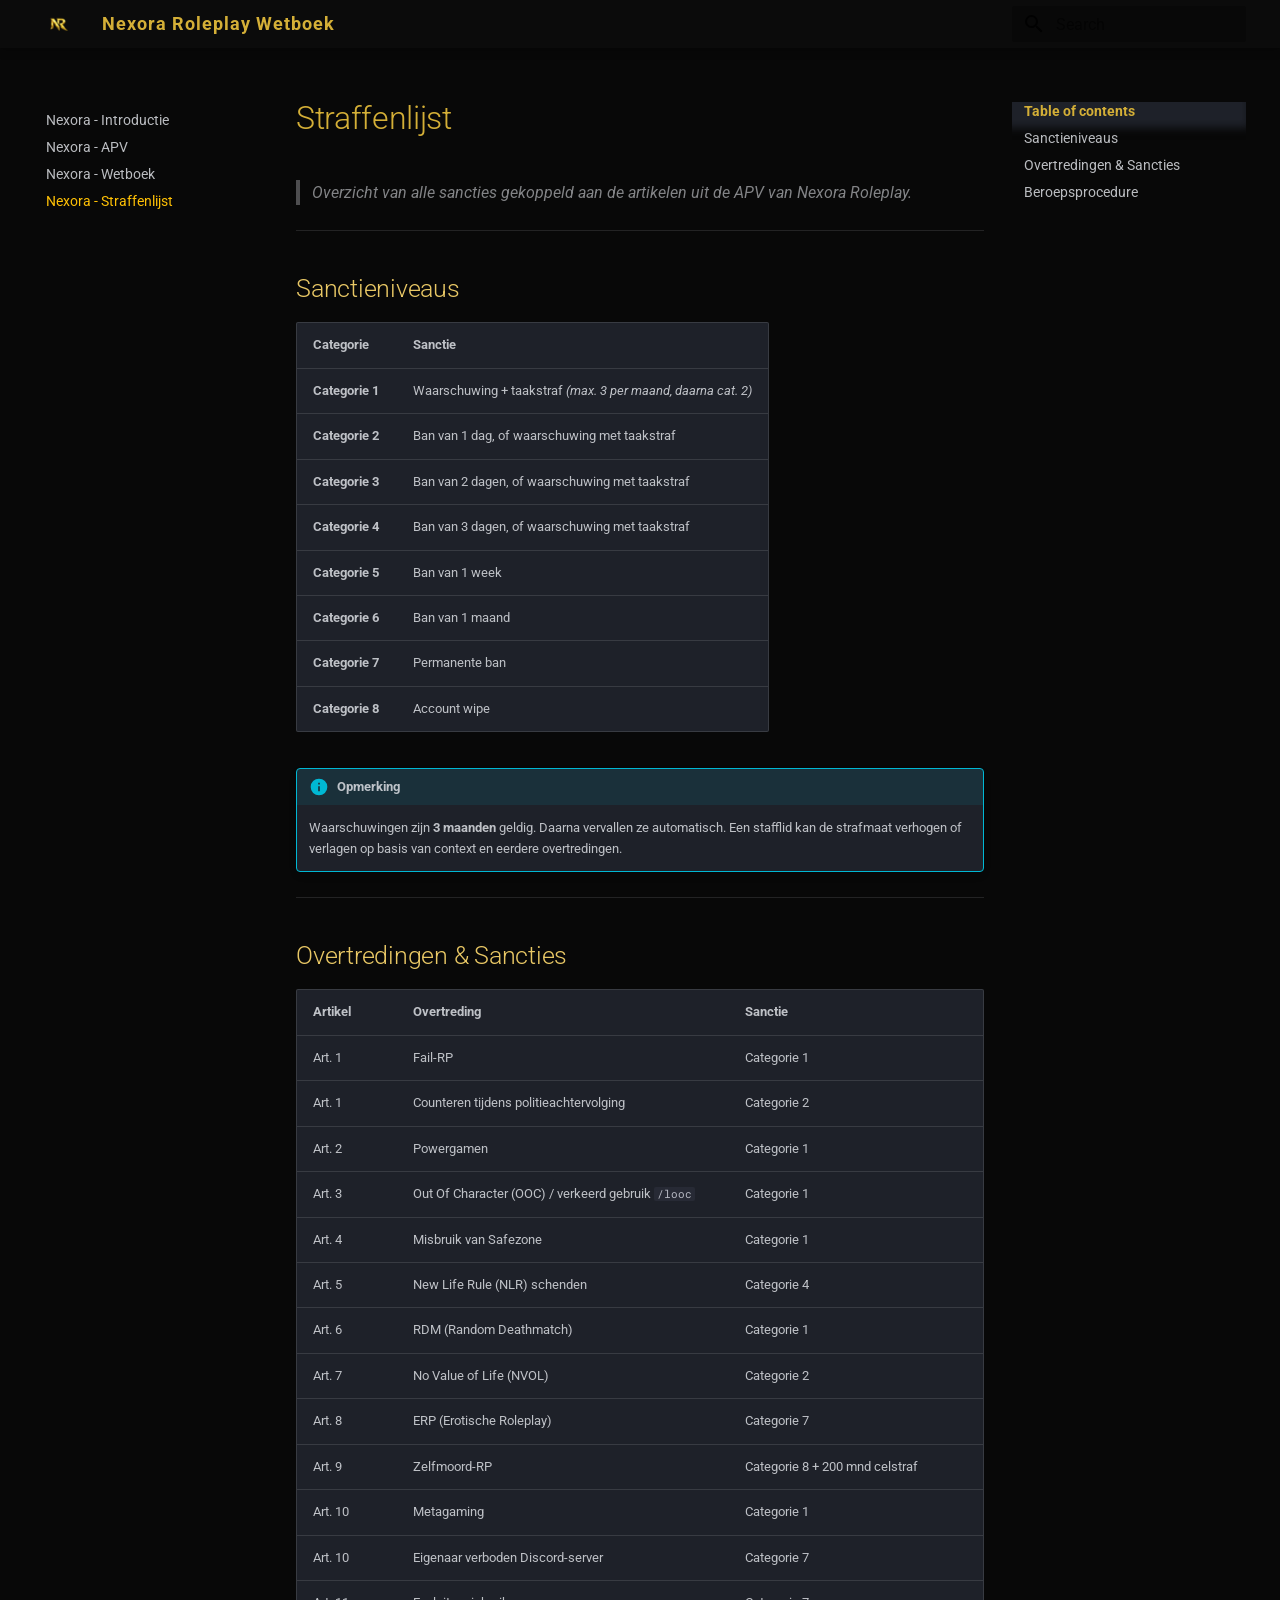
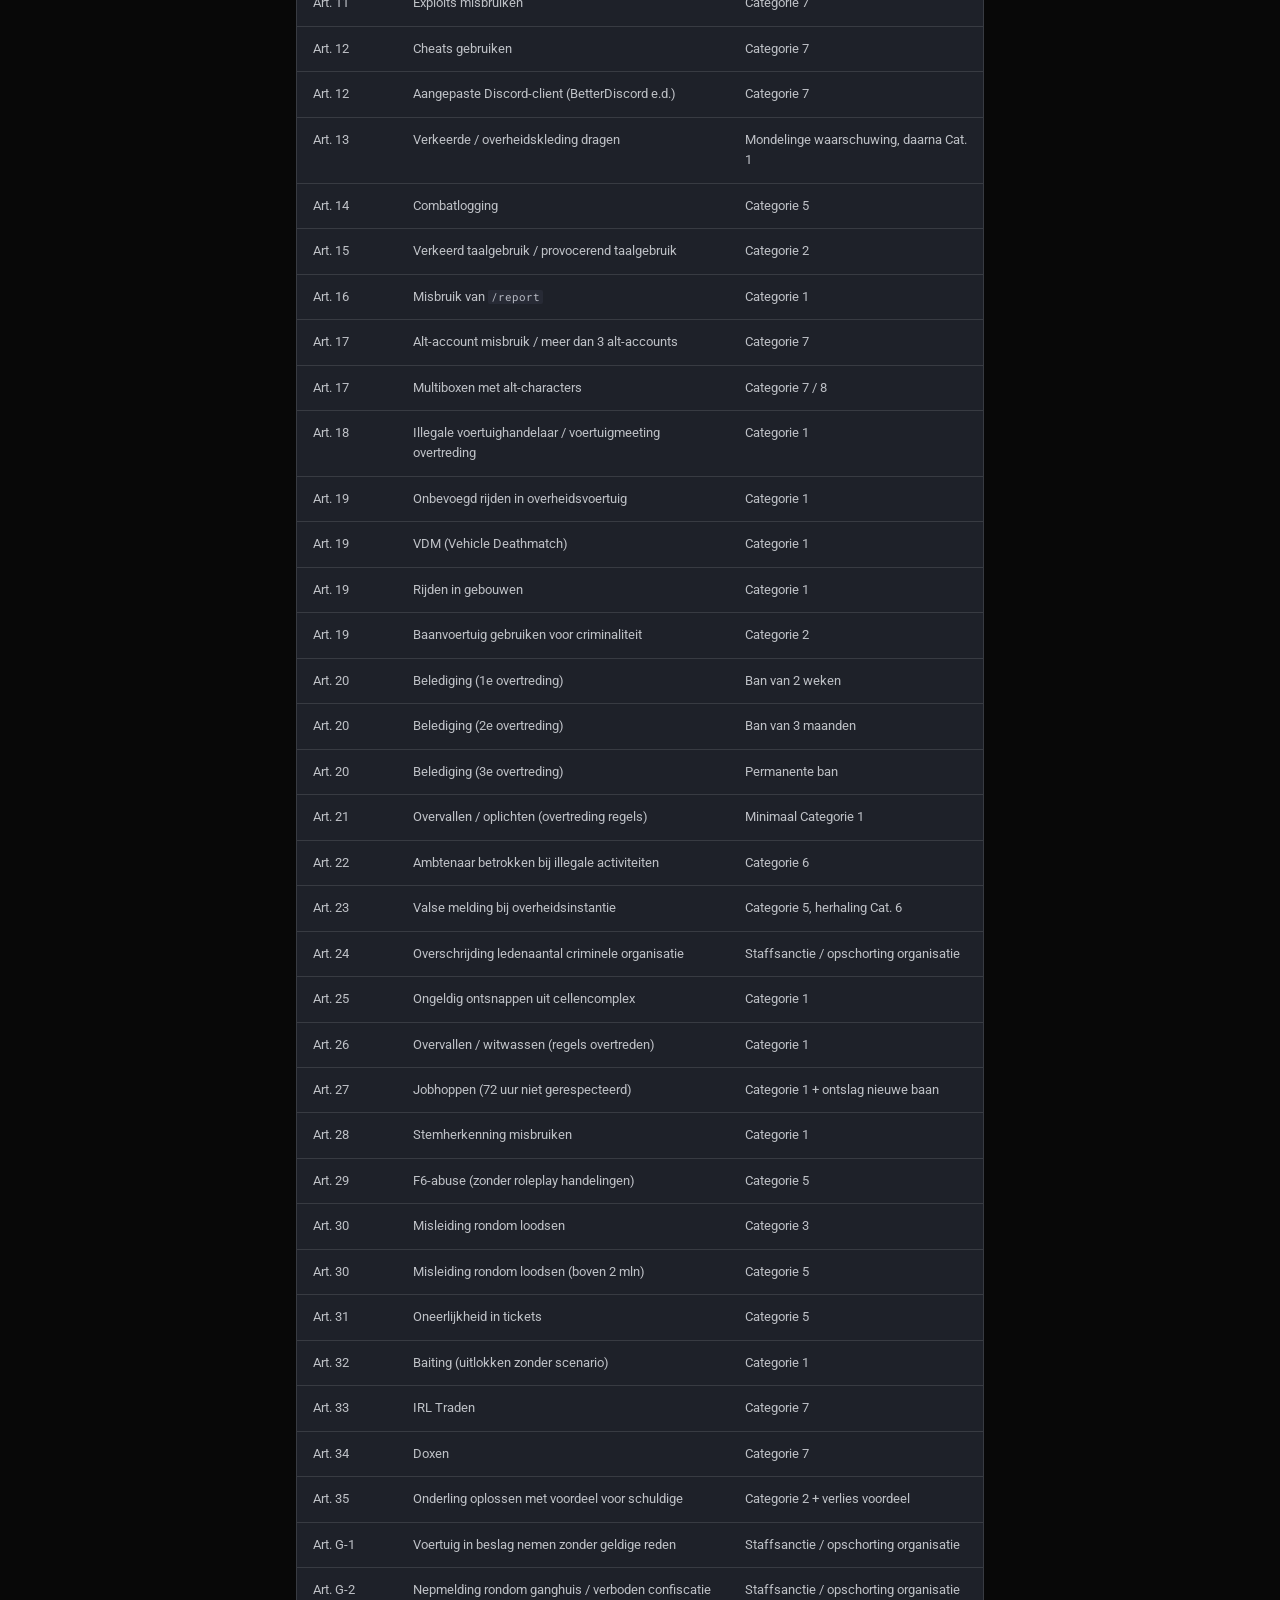
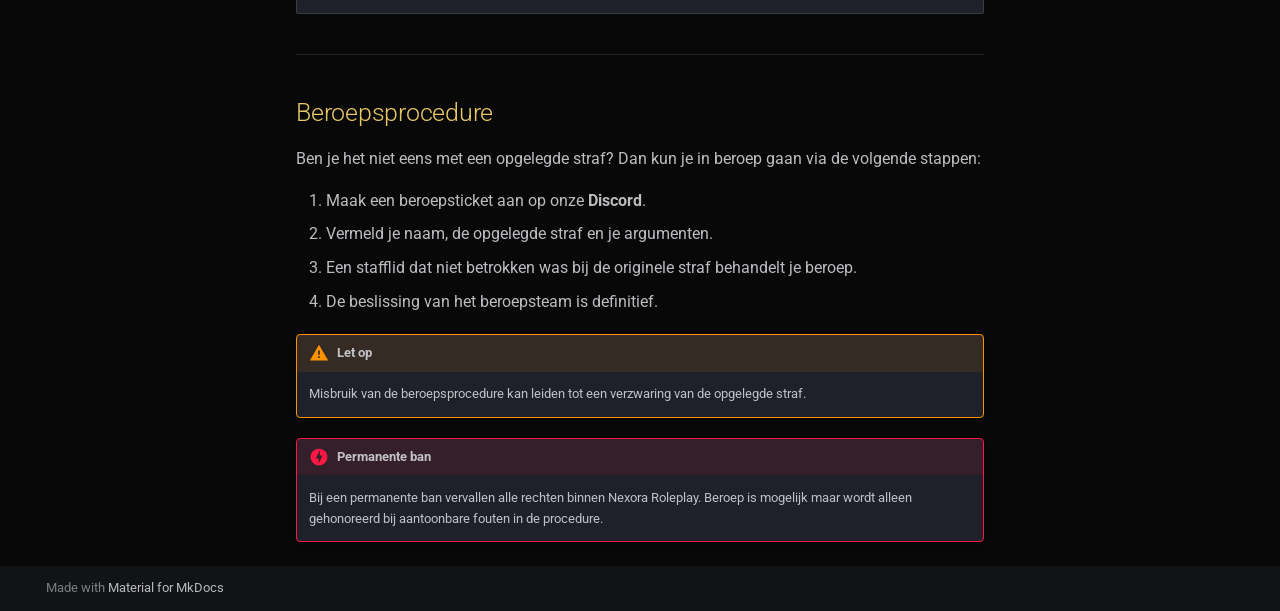
<file: site/straffenlijst/index.html>
<!doctype html>
<html lang="en" class="no-js">
  <head>
    
      <meta charset="utf-8">
      <meta name="viewport" content="width=device-width,initial-scale=1">
      
      
      
      
        <link rel="prev" href="../wetboek/">
      
      
      
        
      
      
      <link rel="icon" href="../assets/images/favicon.png">
      <meta name="generator" content="mkdocs-1.6.1, mkdocs-material-9.7.6">
    
    
      
        <title>Nexora - Straffenlijst - Nexora Roleplay Wetboek</title>
      
    
    
      <link rel="stylesheet" href="../assets/stylesheets/main.484c7ddc.min.css">
      
        
        <link rel="stylesheet" href="../assets/stylesheets/palette.ab4e12ef.min.css">
      
      


    
    
      
    
    
      
        
        
        <link rel="preconnect" href="https://fonts.gstatic.com" crossorigin>
        <link rel="stylesheet" href="https://fonts.googleapis.com/css?family=Roboto:300,300i,400,400i,700,700i%7CRoboto+Mono:400,400i,700,700i&display=fallback">
        <style>:root{--md-text-font:"Roboto";--md-code-font:"Roboto Mono"}</style>
      
    
    
      <link rel="stylesheet" href="../assets/stylesheets/assets.css">
    
    <script>__md_scope=new URL("..",location),__md_hash=e=>[...e].reduce(((e,_)=>(e<<5)-e+_.charCodeAt(0)),0),__md_get=(e,_=localStorage,t=__md_scope)=>JSON.parse(_.getItem(t.pathname+"."+e)),__md_set=(e,_,t=localStorage,a=__md_scope)=>{try{t.setItem(a.pathname+"."+e,JSON.stringify(_))}catch(e){}}</script>
    
      

    
    
  </head>
  
  
    
    
      
    
    
    
    
    <body dir="ltr" data-md-color-scheme="slate" data-md-color-primary="amber" data-md-color-accent="amber">
  
    
    <input class="md-toggle" data-md-toggle="drawer" type="checkbox" id="__drawer" autocomplete="off">
    <input class="md-toggle" data-md-toggle="search" type="checkbox" id="__search" autocomplete="off">
    <label class="md-overlay" for="__drawer"></label>
    <div data-md-component="skip">
      
        
        <a href="#straffenlijst" class="md-skip">
          Skip to content
        </a>
      
    </div>
    <div data-md-component="announce">
      
    </div>
    
    
      

  

<header class="md-header md-header--shadow" data-md-component="header">
  <nav class="md-header__inner md-grid" aria-label="Header">
    <a href=".." title="Nexora Roleplay Wetboek" class="md-header__button md-logo" aria-label="Nexora Roleplay Wetboek" data-md-component="logo">
      
  <img src="../assets/logo.png" alt="logo">

    </a>
    <label class="md-header__button md-icon" for="__drawer">
      
      <svg xmlns="http://www.w3.org/2000/svg" viewBox="0 0 24 24"><path d="M3 6h18v2H3zm0 5h18v2H3zm0 5h18v2H3z"/></svg>
    </label>
    <div class="md-header__title" data-md-component="header-title">
      <div class="md-header__ellipsis">
        <div class="md-header__topic">
          <span class="md-ellipsis">
            Nexora Roleplay Wetboek
          </span>
        </div>
        <div class="md-header__topic" data-md-component="header-topic">
          <span class="md-ellipsis">
            
              Nexora - Straffenlijst
            
          </span>
        </div>
      </div>
    </div>
    
      
        <form class="md-header__option" data-md-component="palette">
  
    
    
    
    <input class="md-option" data-md-color-media="" data-md-color-scheme="slate" data-md-color-primary="amber" data-md-color-accent="amber"  aria-hidden="true"  type="radio" name="__palette" id="__palette_0">
    
  
</form>
      
    
    
      <script>var palette=__md_get("__palette");if(palette&&palette.color){if("(prefers-color-scheme)"===palette.color.media){var media=matchMedia("(prefers-color-scheme: light)"),input=document.querySelector(media.matches?"[data-md-color-media='(prefers-color-scheme: light)']":"[data-md-color-media='(prefers-color-scheme: dark)']");palette.color.media=input.getAttribute("data-md-color-media"),palette.color.scheme=input.getAttribute("data-md-color-scheme"),palette.color.primary=input.getAttribute("data-md-color-primary"),palette.color.accent=input.getAttribute("data-md-color-accent")}for(var[key,value]of Object.entries(palette.color))document.body.setAttribute("data-md-color-"+key,value)}</script>
    
    
    
      
      
        <label class="md-header__button md-icon" for="__search">
          
          <svg xmlns="http://www.w3.org/2000/svg" viewBox="0 0 24 24"><path d="M9.5 3A6.5 6.5 0 0 1 16 9.5c0 1.61-.59 3.09-1.56 4.23l.27.27h.79l5 5-1.5 1.5-5-5v-.79l-.27-.27A6.52 6.52 0 0 1 9.5 16 6.5 6.5 0 0 1 3 9.5 6.5 6.5 0 0 1 9.5 3m0 2C7 5 5 7 5 9.5S7 14 9.5 14 14 12 14 9.5 12 5 9.5 5"/></svg>
        </label>
        <div class="md-search" data-md-component="search" role="dialog">
  <label class="md-search__overlay" for="__search"></label>
  <div class="md-search__inner" role="search">
    <form class="md-search__form" name="search">
      <input type="text" class="md-search__input" name="query" aria-label="Search" placeholder="Search" autocapitalize="off" autocorrect="off" autocomplete="off" spellcheck="false" data-md-component="search-query" required>
      <label class="md-search__icon md-icon" for="__search">
        
        <svg xmlns="http://www.w3.org/2000/svg" viewBox="0 0 24 24"><path d="M9.5 3A6.5 6.5 0 0 1 16 9.5c0 1.61-.59 3.09-1.56 4.23l.27.27h.79l5 5-1.5 1.5-5-5v-.79l-.27-.27A6.52 6.52 0 0 1 9.5 16 6.5 6.5 0 0 1 3 9.5 6.5 6.5 0 0 1 9.5 3m0 2C7 5 5 7 5 9.5S7 14 9.5 14 14 12 14 9.5 12 5 9.5 5"/></svg>
        
        <svg xmlns="http://www.w3.org/2000/svg" viewBox="0 0 24 24"><path d="M20 11v2H8l5.5 5.5-1.42 1.42L4.16 12l7.92-7.92L13.5 5.5 8 11z"/></svg>
      </label>
      <nav class="md-search__options" aria-label="Search">
        
        <button type="reset" class="md-search__icon md-icon" title="Clear" aria-label="Clear" tabindex="-1">
          
          <svg xmlns="http://www.w3.org/2000/svg" viewBox="0 0 24 24"><path d="M19 6.41 17.59 5 12 10.59 6.41 5 5 6.41 10.59 12 5 17.59 6.41 19 12 13.41 17.59 19 19 17.59 13.41 12z"/></svg>
        </button>
      </nav>
      
    </form>
    <div class="md-search__output">
      <div class="md-search__scrollwrap" tabindex="0" data-md-scrollfix>
        <div class="md-search-result" data-md-component="search-result">
          <div class="md-search-result__meta">
            Initializing search
          </div>
          <ol class="md-search-result__list" role="presentation"></ol>
        </div>
      </div>
    </div>
  </div>
</div>
      
    
    
  </nav>
  
</header>
    
    <div class="md-container" data-md-component="container">
      
      
        
          
        
      
      <main class="md-main" data-md-component="main">
        <div class="md-main__inner md-grid">
          
            
              
              <div class="md-sidebar md-sidebar--primary" data-md-component="sidebar" data-md-type="navigation" >
                <div class="md-sidebar__scrollwrap">
                  <div class="md-sidebar__inner">
                    



<nav class="md-nav md-nav--primary" aria-label="Navigation" data-md-level="0">
  <label class="md-nav__title" for="__drawer">
    <a href=".." title="Nexora Roleplay Wetboek" class="md-nav__button md-logo" aria-label="Nexora Roleplay Wetboek" data-md-component="logo">
      
  <img src="../assets/logo.png" alt="logo">

    </a>
    Nexora Roleplay Wetboek
  </label>
  
  <ul class="md-nav__list" data-md-scrollfix>
    
      
      
  
  
  
  
    <li class="md-nav__item">
      <a href=".." class="md-nav__link">
        
  
  
  <span class="md-ellipsis">
    
  
    Nexora - Introductie
  

    
  </span>
  
  

      </a>
    </li>
  

    
      
      
  
  
  
  
    <li class="md-nav__item">
      <a href="../apv/" class="md-nav__link">
        
  
  
  <span class="md-ellipsis">
    
  
    Nexora - APV
  

    
  </span>
  
  

      </a>
    </li>
  

    
      
      
  
  
  
  
    <li class="md-nav__item">
      <a href="../wetboek/" class="md-nav__link">
        
  
  
  <span class="md-ellipsis">
    
  
    Nexora - Wetboek
  

    
  </span>
  
  

      </a>
    </li>
  

    
      
      
  
  
    
  
  
  
    <li class="md-nav__item md-nav__item--active">
      
      <input class="md-nav__toggle md-toggle" type="checkbox" id="__toc">
      
      
        
      
      
        <label class="md-nav__link md-nav__link--active" for="__toc">
          
  
  
  <span class="md-ellipsis">
    
  
    Nexora - Straffenlijst
  

    
  </span>
  
  

          <span class="md-nav__icon md-icon"></span>
        </label>
      
      <a href="./" class="md-nav__link md-nav__link--active">
        
  
  
  <span class="md-ellipsis">
    
  
    Nexora - Straffenlijst
  

    
  </span>
  
  

      </a>
      
        

<nav class="md-nav md-nav--secondary" aria-label="Table of contents">
  
  
  
    
  
  
    <label class="md-nav__title" for="__toc">
      <span class="md-nav__icon md-icon"></span>
      Table of contents
    </label>
    <ul class="md-nav__list" data-md-component="toc" data-md-scrollfix>
      
        <li class="md-nav__item">
  <a href="#sanctieniveaus" class="md-nav__link">
    <span class="md-ellipsis">
      
        Sanctieniveaus
      
    </span>
  </a>
  
</li>
      
        <li class="md-nav__item">
  <a href="#overtredingen-sancties" class="md-nav__link">
    <span class="md-ellipsis">
      
        Overtredingen &amp; Sancties
      
    </span>
  </a>
  
</li>
      
        <li class="md-nav__item">
  <a href="#beroepsprocedure" class="md-nav__link">
    <span class="md-ellipsis">
      
        Beroepsprocedure
      
    </span>
  </a>
  
</li>
      
    </ul>
  
</nav>
      
    </li>
  

    
  </ul>
</nav>
                  </div>
                </div>
              </div>
            
            
              
              <div class="md-sidebar md-sidebar--secondary" data-md-component="sidebar" data-md-type="toc" >
                <div class="md-sidebar__scrollwrap">
                  <div class="md-sidebar__inner">
                    

<nav class="md-nav md-nav--secondary" aria-label="Table of contents">
  
  
  
    
  
  
    <label class="md-nav__title" for="__toc">
      <span class="md-nav__icon md-icon"></span>
      Table of contents
    </label>
    <ul class="md-nav__list" data-md-component="toc" data-md-scrollfix>
      
        <li class="md-nav__item">
  <a href="#sanctieniveaus" class="md-nav__link">
    <span class="md-ellipsis">
      
        Sanctieniveaus
      
    </span>
  </a>
  
</li>
      
        <li class="md-nav__item">
  <a href="#overtredingen-sancties" class="md-nav__link">
    <span class="md-ellipsis">
      
        Overtredingen &amp; Sancties
      
    </span>
  </a>
  
</li>
      
        <li class="md-nav__item">
  <a href="#beroepsprocedure" class="md-nav__link">
    <span class="md-ellipsis">
      
        Beroepsprocedure
      
    </span>
  </a>
  
</li>
      
    </ul>
  
</nav>
                  </div>
                </div>
              </div>
            
          
          
            <div class="md-content" data-md-component="content">
              
              <article class="md-content__inner md-typeset">
                
                  



<h1 id="straffenlijst">Straffenlijst</h1>
<blockquote>
<p><em>Overzicht van alle sancties gekoppeld aan de artikelen uit de APV van Nexora Roleplay.</em></p>
</blockquote>
<hr />
<h2 id="sanctieniveaus">Sanctieniveaus</h2>
<table>
<thead>
<tr>
<th>Categorie</th>
<th>Sanctie</th>
</tr>
</thead>
<tbody>
<tr>
<td><strong>Categorie 1</strong></td>
<td>Waarschuwing + taakstraf <em>(max. 3 per maand, daarna cat. 2)</em></td>
</tr>
<tr>
<td><strong>Categorie 2</strong></td>
<td>Ban van 1 dag, of waarschuwing met taakstraf</td>
</tr>
<tr>
<td><strong>Categorie 3</strong></td>
<td>Ban van 2 dagen, of waarschuwing met taakstraf</td>
</tr>
<tr>
<td><strong>Categorie 4</strong></td>
<td>Ban van 3 dagen, of waarschuwing met taakstraf</td>
</tr>
<tr>
<td><strong>Categorie 5</strong></td>
<td>Ban van 1 week</td>
</tr>
<tr>
<td><strong>Categorie 6</strong></td>
<td>Ban van 1 maand</td>
</tr>
<tr>
<td><strong>Categorie 7</strong></td>
<td>Permanente ban</td>
</tr>
<tr>
<td><strong>Categorie 8</strong></td>
<td>Account wipe</td>
</tr>
</tbody>
</table>
<div class="admonition info">
<p class="admonition-title">Opmerking</p>
<p>Waarschuwingen zijn <strong>3 maanden</strong> geldig. Daarna vervallen ze automatisch. Een stafflid kan de strafmaat verhogen of verlagen op basis van context en eerdere overtredingen.</p>
</div>
<hr />
<h2 id="overtredingen-sancties">Overtredingen &amp; Sancties</h2>
<table>
<thead>
<tr>
<th>Artikel</th>
<th>Overtreding</th>
<th>Sanctie</th>
</tr>
</thead>
<tbody>
<tr>
<td>Art. 1</td>
<td>Fail-RP</td>
<td>Categorie 1</td>
</tr>
<tr>
<td>Art. 1</td>
<td>Counteren tijdens politieachtervolging</td>
<td>Categorie 2</td>
</tr>
<tr>
<td>Art. 2</td>
<td>Powergamen</td>
<td>Categorie 1</td>
</tr>
<tr>
<td>Art. 3</td>
<td>Out Of Character (OOC) / verkeerd gebruik <code>/looc</code></td>
<td>Categorie 1</td>
</tr>
<tr>
<td>Art. 4</td>
<td>Misbruik van Safezone</td>
<td>Categorie 1</td>
</tr>
<tr>
<td>Art. 5</td>
<td>New Life Rule (NLR) schenden</td>
<td>Categorie 4</td>
</tr>
<tr>
<td>Art. 6</td>
<td>RDM (Random Deathmatch)</td>
<td>Categorie 1</td>
</tr>
<tr>
<td>Art. 7</td>
<td>No Value of Life (NVOL)</td>
<td>Categorie 2</td>
</tr>
<tr>
<td>Art. 8</td>
<td>ERP (Erotische Roleplay)</td>
<td>Categorie 7</td>
</tr>
<tr>
<td>Art. 9</td>
<td>Zelfmoord-RP</td>
<td>Categorie 8 + 200 mnd celstraf</td>
</tr>
<tr>
<td>Art. 10</td>
<td>Metagaming</td>
<td>Categorie 1</td>
</tr>
<tr>
<td>Art. 10</td>
<td>Eigenaar verboden Discord-server</td>
<td>Categorie 7</td>
</tr>
<tr>
<td>Art. 11</td>
<td>Exploits misbruiken</td>
<td>Categorie 7</td>
</tr>
<tr>
<td>Art. 12</td>
<td>Cheats gebruiken</td>
<td>Categorie 7</td>
</tr>
<tr>
<td>Art. 12</td>
<td>Aangepaste Discord-client (BetterDiscord e.d.)</td>
<td>Categorie 7</td>
</tr>
<tr>
<td>Art. 13</td>
<td>Verkeerde / overheidskleding dragen</td>
<td>Mondelinge waarschuwing, daarna Cat. 1</td>
</tr>
<tr>
<td>Art. 14</td>
<td>Combatlogging</td>
<td>Categorie 5</td>
</tr>
<tr>
<td>Art. 15</td>
<td>Verkeerd taalgebruik / provocerend taalgebruik</td>
<td>Categorie 2</td>
</tr>
<tr>
<td>Art. 16</td>
<td>Misbruik van <code>/report</code></td>
<td>Categorie 1</td>
</tr>
<tr>
<td>Art. 17</td>
<td>Alt-account misbruik / meer dan 3 alt-accounts</td>
<td>Categorie 7</td>
</tr>
<tr>
<td>Art. 17</td>
<td>Multiboxen met alt-characters</td>
<td>Categorie 7 / 8</td>
</tr>
<tr>
<td>Art. 18</td>
<td>Illegale voertuighandelaar / voertuigmeeting overtreding</td>
<td>Categorie 1</td>
</tr>
<tr>
<td>Art. 19</td>
<td>Onbevoegd rijden in overheidsvoertuig</td>
<td>Categorie 1</td>
</tr>
<tr>
<td>Art. 19</td>
<td>VDM (Vehicle Deathmatch)</td>
<td>Categorie 1</td>
</tr>
<tr>
<td>Art. 19</td>
<td>Rijden in gebouwen</td>
<td>Categorie 1</td>
</tr>
<tr>
<td>Art. 19</td>
<td>Baanvoertuig gebruiken voor criminaliteit</td>
<td>Categorie 2</td>
</tr>
<tr>
<td>Art. 20</td>
<td>Belediging (1e overtreding)</td>
<td>Ban van 2 weken</td>
</tr>
<tr>
<td>Art. 20</td>
<td>Belediging (2e overtreding)</td>
<td>Ban van 3 maanden</td>
</tr>
<tr>
<td>Art. 20</td>
<td>Belediging (3e overtreding)</td>
<td>Permanente ban</td>
</tr>
<tr>
<td>Art. 21</td>
<td>Overvallen / oplichten (overtreding regels)</td>
<td>Minimaal Categorie 1</td>
</tr>
<tr>
<td>Art. 22</td>
<td>Ambtenaar betrokken bij illegale activiteiten</td>
<td>Categorie 6</td>
</tr>
<tr>
<td>Art. 23</td>
<td>Valse melding bij overheidsinstantie</td>
<td>Categorie 5, herhaling Cat. 6</td>
</tr>
<tr>
<td>Art. 24</td>
<td>Overschrijding ledenaantal criminele organisatie</td>
<td>Staffsanctie / opschorting organisatie</td>
</tr>
<tr>
<td>Art. 25</td>
<td>Ongeldig ontsnappen uit cellencomplex</td>
<td>Categorie 1</td>
</tr>
<tr>
<td>Art. 26</td>
<td>Overvallen / witwassen (regels overtreden)</td>
<td>Categorie 1</td>
</tr>
<tr>
<td>Art. 27</td>
<td>Jobhoppen (72 uur niet gerespecteerd)</td>
<td>Categorie 1 + ontslag nieuwe baan</td>
</tr>
<tr>
<td>Art. 28</td>
<td>Stemherkenning misbruiken</td>
<td>Categorie 1</td>
</tr>
<tr>
<td>Art. 29</td>
<td>F6-abuse (zonder roleplay handelingen)</td>
<td>Categorie 5</td>
</tr>
<tr>
<td>Art. 30</td>
<td>Misleiding rondom loodsen</td>
<td>Categorie 3</td>
</tr>
<tr>
<td>Art. 30</td>
<td>Misleiding rondom loodsen (boven 2 mln)</td>
<td>Categorie 5</td>
</tr>
<tr>
<td>Art. 31</td>
<td>Oneerlijkheid in tickets</td>
<td>Categorie 5</td>
</tr>
<tr>
<td>Art. 32</td>
<td>Baiting (uitlokken zonder scenario)</td>
<td>Categorie 1</td>
</tr>
<tr>
<td>Art. 33</td>
<td>IRL Traden</td>
<td>Categorie 7</td>
</tr>
<tr>
<td>Art. 34</td>
<td>Doxen</td>
<td>Categorie 7</td>
</tr>
<tr>
<td>Art. 35</td>
<td>Onderling oplossen met voordeel voor schuldige</td>
<td>Categorie 2 + verlies voordeel</td>
</tr>
<tr>
<td>Art. G-1</td>
<td>Voertuig in beslag nemen zonder geldige reden</td>
<td>Staffsanctie / opschorting organisatie</td>
</tr>
<tr>
<td>Art. G-2</td>
<td>Nepmelding rondom ganghuis / verboden confiscatie</td>
<td>Staffsanctie / opschorting organisatie</td>
</tr>
</tbody>
</table>
<hr />
<h2 id="beroepsprocedure">Beroepsprocedure</h2>
<p>Ben je het niet eens met een opgelegde straf? Dan kun je in beroep gaan via de volgende stappen:</p>
<ol>
<li>Maak een beroepsticket aan op onze <strong>Discord</strong>.</li>
<li>Vermeld je naam, de opgelegde straf en je argumenten.</li>
<li>Een stafflid dat niet betrokken was bij de originele straf behandelt je beroep.</li>
<li>De beslissing van het beroepsteam is definitief.</li>
</ol>
<div class="admonition warning">
<p class="admonition-title">Let op</p>
<p>Misbruik van de beroepsprocedure kan leiden tot een verzwaring van de opgelegde straf.</p>
</div>
<div class="admonition danger">
<p class="admonition-title">Permanente ban</p>
<p>Bij een permanente ban vervallen alle rechten binnen Nexora Roleplay. Beroep is mogelijk maar wordt alleen gehonoreerd bij aantoonbare fouten in de procedure.</p>
</div>












                
              </article>
            </div>
          
          
<script>var target=document.getElementById(location.hash.slice(1));target&&target.name&&(target.checked=target.name.startsWith("__tabbed_"))</script>
        </div>
        
          <button type="button" class="md-top md-icon" data-md-component="top" hidden>
  
  <svg xmlns="http://www.w3.org/2000/svg" viewBox="0 0 24 24"><path d="M13 20h-2V8l-5.5 5.5-1.42-1.42L12 4.16l7.92 7.92-1.42 1.42L13 8z"/></svg>
  Back to top
</button>
        
      </main>
      
        <footer class="md-footer">
  
  <div class="md-footer-meta md-typeset">
    <div class="md-footer-meta__inner md-grid">
      <div class="md-copyright">
  
  
    Made with
    <a href="https://squidfunk.github.io/mkdocs-material/" target="_blank" rel="noopener">
      Material for MkDocs
    </a>
  
</div>
      
    </div>
  </div>
</footer>
      
    </div>
    <div class="md-dialog" data-md-component="dialog">
      <div class="md-dialog__inner md-typeset"></div>
    </div>
    
    
    
      
      
      <script id="__config" type="application/json">{"annotate": null, "base": "..", "features": ["navigation.sections", "navigation.expand", "navigation.top"], "search": "../assets/javascripts/workers/search.2c215733.min.js", "tags": null, "translations": {"clipboard.copied": "Copied to clipboard", "clipboard.copy": "Copy to clipboard", "search.result.more.one": "1 more on this page", "search.result.more.other": "# more on this page", "search.result.none": "No matching documents", "search.result.one": "1 matching document", "search.result.other": "# matching documents", "search.result.placeholder": "Type to start searching", "search.result.term.missing": "Missing", "select.version": "Select version"}, "version": null}</script>
    
    
      <script src="../assets/javascripts/bundle.79ae519e.min.js"></script>
      
    
  </body>
</html>
</file>
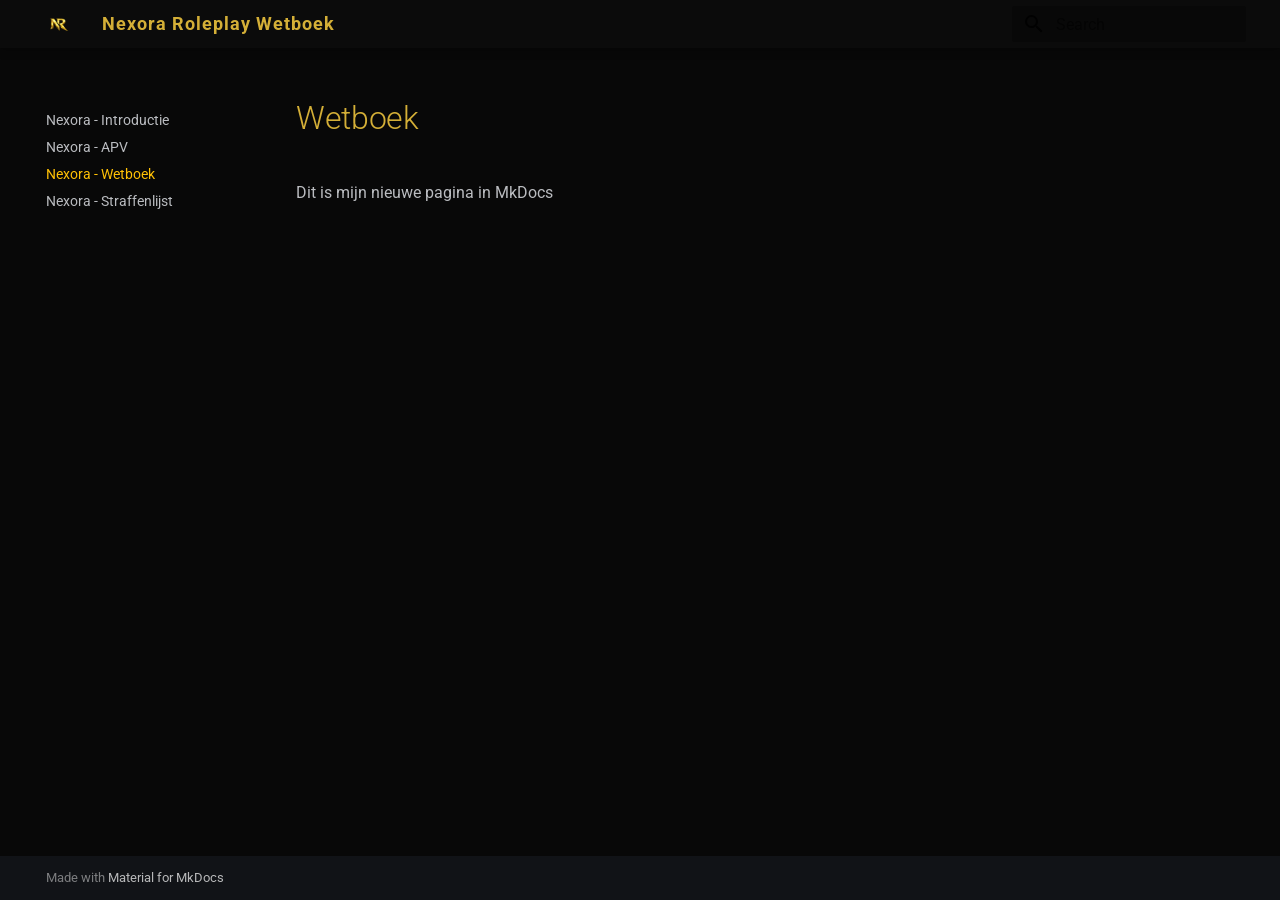
<file: site/wetboek/index.html>
<!doctype html>
<html lang="en" class="no-js">
  <head>
    
      <meta charset="utf-8">
      <meta name="viewport" content="width=device-width,initial-scale=1">
      
      
      
      
        <link rel="prev" href="../apv/">
      
      
        <link rel="next" href="../straffenlijst/">
      
      
        
      
      
      <link rel="icon" href="../assets/images/favicon.png">
      <meta name="generator" content="mkdocs-1.6.1, mkdocs-material-9.7.6">
    
    
      
        <title>Nexora - Wetboek - Nexora Roleplay Wetboek</title>
      
    
    
      <link rel="stylesheet" href="../assets/stylesheets/main.484c7ddc.min.css">
      
        
        <link rel="stylesheet" href="../assets/stylesheets/palette.ab4e12ef.min.css">
      
      


    
    
      
    
    
      
        
        
        <link rel="preconnect" href="https://fonts.gstatic.com" crossorigin>
        <link rel="stylesheet" href="https://fonts.googleapis.com/css?family=Roboto:300,300i,400,400i,700,700i%7CRoboto+Mono:400,400i,700,700i&display=fallback">
        <style>:root{--md-text-font:"Roboto";--md-code-font:"Roboto Mono"}</style>
      
    
    
      <link rel="stylesheet" href="../assets/stylesheets/assets.css">
    
    <script>__md_scope=new URL("..",location),__md_hash=e=>[...e].reduce(((e,_)=>(e<<5)-e+_.charCodeAt(0)),0),__md_get=(e,_=localStorage,t=__md_scope)=>JSON.parse(_.getItem(t.pathname+"."+e)),__md_set=(e,_,t=localStorage,a=__md_scope)=>{try{t.setItem(a.pathname+"."+e,JSON.stringify(_))}catch(e){}}</script>
    
      

    
    
  </head>
  
  
    
    
      
    
    
    
    
    <body dir="ltr" data-md-color-scheme="slate" data-md-color-primary="amber" data-md-color-accent="amber">
  
    
    <input class="md-toggle" data-md-toggle="drawer" type="checkbox" id="__drawer" autocomplete="off">
    <input class="md-toggle" data-md-toggle="search" type="checkbox" id="__search" autocomplete="off">
    <label class="md-overlay" for="__drawer"></label>
    <div data-md-component="skip">
      
        
        <a href="#wetboek" class="md-skip">
          Skip to content
        </a>
      
    </div>
    <div data-md-component="announce">
      
    </div>
    
    
      

  

<header class="md-header md-header--shadow" data-md-component="header">
  <nav class="md-header__inner md-grid" aria-label="Header">
    <a href=".." title="Nexora Roleplay Wetboek" class="md-header__button md-logo" aria-label="Nexora Roleplay Wetboek" data-md-component="logo">
      
  <img src="../assets/logo.png" alt="logo">

    </a>
    <label class="md-header__button md-icon" for="__drawer">
      
      <svg xmlns="http://www.w3.org/2000/svg" viewBox="0 0 24 24"><path d="M3 6h18v2H3zm0 5h18v2H3zm0 5h18v2H3z"/></svg>
    </label>
    <div class="md-header__title" data-md-component="header-title">
      <div class="md-header__ellipsis">
        <div class="md-header__topic">
          <span class="md-ellipsis">
            Nexora Roleplay Wetboek
          </span>
        </div>
        <div class="md-header__topic" data-md-component="header-topic">
          <span class="md-ellipsis">
            
              Nexora - Wetboek
            
          </span>
        </div>
      </div>
    </div>
    
      
        <form class="md-header__option" data-md-component="palette">
  
    
    
    
    <input class="md-option" data-md-color-media="" data-md-color-scheme="slate" data-md-color-primary="amber" data-md-color-accent="amber"  aria-hidden="true"  type="radio" name="__palette" id="__palette_0">
    
  
</form>
      
    
    
      <script>var palette=__md_get("__palette");if(palette&&palette.color){if("(prefers-color-scheme)"===palette.color.media){var media=matchMedia("(prefers-color-scheme: light)"),input=document.querySelector(media.matches?"[data-md-color-media='(prefers-color-scheme: light)']":"[data-md-color-media='(prefers-color-scheme: dark)']");palette.color.media=input.getAttribute("data-md-color-media"),palette.color.scheme=input.getAttribute("data-md-color-scheme"),palette.color.primary=input.getAttribute("data-md-color-primary"),palette.color.accent=input.getAttribute("data-md-color-accent")}for(var[key,value]of Object.entries(palette.color))document.body.setAttribute("data-md-color-"+key,value)}</script>
    
    
    
      
      
        <label class="md-header__button md-icon" for="__search">
          
          <svg xmlns="http://www.w3.org/2000/svg" viewBox="0 0 24 24"><path d="M9.5 3A6.5 6.5 0 0 1 16 9.5c0 1.61-.59 3.09-1.56 4.23l.27.27h.79l5 5-1.5 1.5-5-5v-.79l-.27-.27A6.52 6.52 0 0 1 9.5 16 6.5 6.5 0 0 1 3 9.5 6.5 6.5 0 0 1 9.5 3m0 2C7 5 5 7 5 9.5S7 14 9.5 14 14 12 14 9.5 12 5 9.5 5"/></svg>
        </label>
        <div class="md-search" data-md-component="search" role="dialog">
  <label class="md-search__overlay" for="__search"></label>
  <div class="md-search__inner" role="search">
    <form class="md-search__form" name="search">
      <input type="text" class="md-search__input" name="query" aria-label="Search" placeholder="Search" autocapitalize="off" autocorrect="off" autocomplete="off" spellcheck="false" data-md-component="search-query" required>
      <label class="md-search__icon md-icon" for="__search">
        
        <svg xmlns="http://www.w3.org/2000/svg" viewBox="0 0 24 24"><path d="M9.5 3A6.5 6.5 0 0 1 16 9.5c0 1.61-.59 3.09-1.56 4.23l.27.27h.79l5 5-1.5 1.5-5-5v-.79l-.27-.27A6.52 6.52 0 0 1 9.5 16 6.5 6.5 0 0 1 3 9.5 6.5 6.5 0 0 1 9.5 3m0 2C7 5 5 7 5 9.5S7 14 9.5 14 14 12 14 9.5 12 5 9.5 5"/></svg>
        
        <svg xmlns="http://www.w3.org/2000/svg" viewBox="0 0 24 24"><path d="M20 11v2H8l5.5 5.5-1.42 1.42L4.16 12l7.92-7.92L13.5 5.5 8 11z"/></svg>
      </label>
      <nav class="md-search__options" aria-label="Search">
        
        <button type="reset" class="md-search__icon md-icon" title="Clear" aria-label="Clear" tabindex="-1">
          
          <svg xmlns="http://www.w3.org/2000/svg" viewBox="0 0 24 24"><path d="M19 6.41 17.59 5 12 10.59 6.41 5 5 6.41 10.59 12 5 17.59 6.41 19 12 13.41 17.59 19 19 17.59 13.41 12z"/></svg>
        </button>
      </nav>
      
    </form>
    <div class="md-search__output">
      <div class="md-search__scrollwrap" tabindex="0" data-md-scrollfix>
        <div class="md-search-result" data-md-component="search-result">
          <div class="md-search-result__meta">
            Initializing search
          </div>
          <ol class="md-search-result__list" role="presentation"></ol>
        </div>
      </div>
    </div>
  </div>
</div>
      
    
    
  </nav>
  
</header>
    
    <div class="md-container" data-md-component="container">
      
      
        
          
        
      
      <main class="md-main" data-md-component="main">
        <div class="md-main__inner md-grid">
          
            
              
              <div class="md-sidebar md-sidebar--primary" data-md-component="sidebar" data-md-type="navigation" >
                <div class="md-sidebar__scrollwrap">
                  <div class="md-sidebar__inner">
                    



<nav class="md-nav md-nav--primary" aria-label="Navigation" data-md-level="0">
  <label class="md-nav__title" for="__drawer">
    <a href=".." title="Nexora Roleplay Wetboek" class="md-nav__button md-logo" aria-label="Nexora Roleplay Wetboek" data-md-component="logo">
      
  <img src="../assets/logo.png" alt="logo">

    </a>
    Nexora Roleplay Wetboek
  </label>
  
  <ul class="md-nav__list" data-md-scrollfix>
    
      
      
  
  
  
  
    <li class="md-nav__item">
      <a href=".." class="md-nav__link">
        
  
  
  <span class="md-ellipsis">
    
  
    Nexora - Introductie
  

    
  </span>
  
  

      </a>
    </li>
  

    
      
      
  
  
  
  
    <li class="md-nav__item">
      <a href="../apv/" class="md-nav__link">
        
  
  
  <span class="md-ellipsis">
    
  
    Nexora - APV
  

    
  </span>
  
  

      </a>
    </li>
  

    
      
      
  
  
    
  
  
  
    <li class="md-nav__item md-nav__item--active">
      
      <input class="md-nav__toggle md-toggle" type="checkbox" id="__toc">
      
      
        
      
      
      <a href="./" class="md-nav__link md-nav__link--active">
        
  
  
  <span class="md-ellipsis">
    
  
    Nexora - Wetboek
  

    
  </span>
  
  

      </a>
      
    </li>
  

    
      
      
  
  
  
  
    <li class="md-nav__item">
      <a href="../straffenlijst/" class="md-nav__link">
        
  
  
  <span class="md-ellipsis">
    
  
    Nexora - Straffenlijst
  

    
  </span>
  
  

      </a>
    </li>
  

    
  </ul>
</nav>
                  </div>
                </div>
              </div>
            
            
              
              <div class="md-sidebar md-sidebar--secondary" data-md-component="sidebar" data-md-type="toc" >
                <div class="md-sidebar__scrollwrap">
                  <div class="md-sidebar__inner">
                    

<nav class="md-nav md-nav--secondary" aria-label="Table of contents">
  
  
  
    
  
  
</nav>
                  </div>
                </div>
              </div>
            
          
          
            <div class="md-content" data-md-component="content">
              
              <article class="md-content__inner md-typeset">
                
                  



<h1 id="wetboek">Wetboek</h1>
<p>Dit is mijn nieuwe pagina in MkDocs</p>












                
              </article>
            </div>
          
          
<script>var target=document.getElementById(location.hash.slice(1));target&&target.name&&(target.checked=target.name.startsWith("__tabbed_"))</script>
        </div>
        
          <button type="button" class="md-top md-icon" data-md-component="top" hidden>
  
  <svg xmlns="http://www.w3.org/2000/svg" viewBox="0 0 24 24"><path d="M13 20h-2V8l-5.5 5.5-1.42-1.42L12 4.16l7.92 7.92-1.42 1.42L13 8z"/></svg>
  Back to top
</button>
        
      </main>
      
        <footer class="md-footer">
  
  <div class="md-footer-meta md-typeset">
    <div class="md-footer-meta__inner md-grid">
      <div class="md-copyright">
  
  
    Made with
    <a href="https://squidfunk.github.io/mkdocs-material/" target="_blank" rel="noopener">
      Material for MkDocs
    </a>
  
</div>
      
    </div>
  </div>
</footer>
      
    </div>
    <div class="md-dialog" data-md-component="dialog">
      <div class="md-dialog__inner md-typeset"></div>
    </div>
    
    
    
      
      
      <script id="__config" type="application/json">{"annotate": null, "base": "..", "features": ["navigation.sections", "navigation.expand", "navigation.top"], "search": "../assets/javascripts/workers/search.2c215733.min.js", "tags": null, "translations": {"clipboard.copied": "Copied to clipboard", "clipboard.copy": "Copy to clipboard", "search.result.more.one": "1 more on this page", "search.result.more.other": "# more on this page", "search.result.none": "No matching documents", "search.result.one": "1 matching document", "search.result.other": "# matching documents", "search.result.placeholder": "Type to start searching", "search.result.term.missing": "Missing", "select.version": "Select version"}, "version": null}</script>
    
    
      <script src="../assets/javascripts/bundle.79ae519e.min.js"></script>
      
    
  </body>
</html>
</file>
<file: assets/stylesheets/assets.css>
:root {
    --md-primary-fg-color: #d4af37;
    --md-accent-fg-color: #f5d36a;
}

.md-header {
    background: #0b0b0b;
}

.md-tabs {
    background: #111111;
}

.md-main {
    background: #080808;
}

.md-typeset h1 {
    color: #d4af37;
}

.md-typeset h2 {
    color: #e8c765;
}

.md-typeset h3 {
    color: #f5d36a;
}

.md-nav__title {
    color: #d4af37;
}

.md-footer {
    background: #0b0b0b;
}

.md-button {
    border-color: #d4af37;
}

.md-button:hover {
    background: #d4af37;
}

.md-header__title {
    color: #d4af37 !important;
    font-weight: 700;
    letter-spacing: 1px;
}

.md-nav--primary .md-nav__title {
    display: none;
}

.md-header__button {
    color: #ffffff !important;
}

.md-header__button.md-icon {
    color: #ffffff !important;
}

.md-header__button svg {
    fill: #ffffff !important;
}

.md-search__input {
    background-color: #1a1a1a !important;
    color: #ffffff !important;
}

.md-search__input::placeholder {
    color: #aaaaaa !important;
}
</file>
<file: site/assets/stylesheets/assets.css>
:root {
    --md-primary-fg-color: #d4af37;
    --md-accent-fg-color: #f5d36a;
}

.md-header {
    background: #0b0b0b;
}

.md-tabs {
    background: #111111;
}

.md-main {
    background: #080808;
}

.md-typeset h1 {
    color: #d4af37;
}

.md-typeset h2 {
    color: #e8c765;
}

.md-typeset h3 {
    color: #f5d36a;
}

.md-nav__title {
    color: #d4af37;
}

.md-footer {
    background: #0b0b0b;
}

.md-button {
    border-color: #d4af37;
}

.md-button:hover {
    background: #d4af37;
}

.md-header__title {
    color: #d4af37 !important;
    font-weight: 700;
    letter-spacing: 1px;
}

.md-nav--primary .md-nav__title {
    display: none;
}
</file>
<file: assets/stylesheets/main.484c7ddc.min.css>
@charset "UTF-8";html{-webkit-text-size-adjust:none;-moz-text-size-adjust:none;text-size-adjust:none;box-sizing:border-box}*,:after,:before{box-sizing:inherit}@media (prefers-reduced-motion){*,:after,:before{transition:none!important}}body{margin:0}a,button,input,label{-webkit-tap-highlight-color:transparent}a{color:inherit;text-decoration:none}hr{border:0;box-sizing:initial;display:block;height:.05rem;overflow:visible;padding:0}small{font-size:80%}sub,sup{line-height:1em}img{border-style:none}table{border-collapse:initial;border-spacing:0}td,th{font-weight:400;vertical-align:top}button{background:#0000;border:0;font-family:inherit;font-size:inherit;margin:0;padding:0}input{border:0;outline:none}:root{--md-primary-fg-color:#4051b5;--md-primary-fg-color--light:#5d6cc0;--md-primary-fg-color--dark:#303fa1;--md-primary-bg-color:#fff;--md-primary-bg-color--light:#ffffffb3;--md-accent-fg-color:#526cfe;--md-accent-fg-color--transparent:#526cfe1a;--md-accent-bg-color:#fff;--md-accent-bg-color--light:#ffffffb3}[data-md-color-scheme=default]{color-scheme:light}[data-md-color-scheme=default] img[src$="#gh-dark-mode-only"],[data-md-color-scheme=default] img[src$="#only-dark"]{display:none}:root,[data-md-color-scheme=default]{--md-hue:225deg;--md-default-fg-color:#000000de;--md-default-fg-color--light:#0000008a;--md-default-fg-color--lighter:#00000052;--md-default-fg-color--lightest:#00000012;--md-default-bg-color:#fff;--md-default-bg-color--light:#ffffffb3;--md-default-bg-color--lighter:#ffffff4d;--md-default-bg-color--lightest:#ffffff1f;--md-code-fg-color:#36464e;--md-code-bg-color:#f5f5f5;--md-code-bg-color--light:#f5f5f5b3;--md-code-bg-color--lighter:#f5f5f54d;--md-code-hl-color:#4287ff;--md-code-hl-color--light:#4287ff1a;--md-code-hl-number-color:#d52a2a;--md-code-hl-special-color:#db1457;--md-code-hl-function-color:#a846b9;--md-code-hl-constant-color:#6e59d9;--md-code-hl-keyword-color:#3f6ec6;--md-code-hl-string-color:#1c7d4d;--md-code-hl-name-color:var(--md-code-fg-color);--md-code-hl-operator-color:var(--md-default-fg-color--light);--md-code-hl-punctuation-color:var(--md-default-fg-color--light);--md-code-hl-comment-color:var(--md-default-fg-color--light);--md-code-hl-generic-color:var(--md-default-fg-color--light);--md-code-hl-variable-color:var(--md-default-fg-color--light);--md-typeset-color:var(--md-default-fg-color);--md-typeset-a-color:var(--md-primary-fg-color);--md-typeset-del-color:#f5503d26;--md-typeset-ins-color:#0bd57026;--md-typeset-kbd-color:#fafafa;--md-typeset-kbd-accent-color:#fff;--md-typeset-kbd-border-color:#b8b8b8;--md-typeset-mark-color:#ffff0080;--md-typeset-table-color:#0000001f;--md-typeset-table-color--light:rgba(0,0,0,.035);--md-admonition-fg-color:var(--md-default-fg-color);--md-admonition-bg-color:var(--md-default-bg-color);--md-warning-fg-color:#000000de;--md-warning-bg-color:#ff9;--md-footer-fg-color:#fff;--md-footer-fg-color--light:#ffffffb3;--md-footer-fg-color--lighter:#ffffff73;--md-footer-bg-color:#000000de;--md-footer-bg-color--dark:#00000052;--md-shadow-z1:0 0.2rem 0.5rem #0000000d,0 0 0.05rem #0000001a;--md-shadow-z2:0 0.2rem 0.5rem #0000001a,0 0 0.05rem #00000040;--md-shadow-z3:0 0.2rem 0.5rem #0003,0 0 0.05rem #00000059}.md-icon svg{fill:currentcolor;display:block;height:1.2rem;width:1.2rem}body{-webkit-font-smoothing:antialiased;-moz-osx-font-smoothing:grayscale;--md-text-font-family:var(--md-text-font,_),-apple-system,BlinkMacSystemFont,Helvetica,Arial,sans-serif;--md-code-font-family:var(--md-code-font,_),SFMono-Regular,Consolas,Menlo,monospace}aside,body,input{font-feature-settings:"kern","liga";color:var(--md-typeset-color);font-family:var(--md-text-font-family)}code,kbd,pre{font-feature-settings:"kern";font-family:var(--md-code-font-family)}:root{--md-typeset-table-sort-icon:url('data:image/svg+xml;charset=utf-8,<svg xmlns="http://www.w3.org/2000/svg" viewBox="0 0 24 24"><path d="m18 21-4-4h3V7h-3l4-4 4 4h-3v10h3M2 19v-2h10v2M2 13v-2h7v2M2 7V5h4v2z"/></svg>');--md-typeset-table-sort-icon--asc:url('data:image/svg+xml;charset=utf-8,<svg xmlns="http://www.w3.org/2000/svg" viewBox="0 0 24 24"><path d="M19 17h3l-4 4-4-4h3V3h2M2 17h10v2H2M6 5v2H2V5m0 6h7v2H2z"/></svg>');--md-typeset-table-sort-icon--desc:url('data:image/svg+xml;charset=utf-8,<svg xmlns="http://www.w3.org/2000/svg" viewBox="0 0 24 24"><path d="M19 7h3l-4-4-4 4h3v14h2M2 17h10v2H2M6 5v2H2V5m0 6h7v2H2z"/></svg>')}.md-typeset{-webkit-print-color-adjust:exact;color-adjust:exact;font-size:.8rem;line-height:1.6;overflow-wrap:break-word}@media print{.md-typeset{font-size:.68rem}}.md-typeset blockquote,.md-typeset dl,.md-typeset figure,.md-typeset ol,.md-typeset pre,.md-typeset ul{margin-bottom:1em;margin-top:1em}.md-typeset h1{color:var(--md-default-fg-color--light);font-size:2em;line-height:1.3;margin:0 0 1.25em}.md-typeset h1,.md-typeset h2{font-weight:300;letter-spacing:-.01em}.md-typeset h2{font-size:1.5625em;line-height:1.4;margin:1.6em 0 .64em}.md-typeset h3{font-size:1.25em;font-weight:400;letter-spacing:-.01em;line-height:1.5;margin:1.6em 0 .8em}.md-typeset h2+h3{margin-top:.8em}.md-typeset h4{font-weight:700;letter-spacing:-.01em;margin:1em 0}.md-typeset h5,.md-typeset h6{color:var(--md-default-fg-color--light);font-size:.8em;font-weight:700;letter-spacing:-.01em;margin:1.25em 0}.md-typeset h5{text-transform:uppercase}.md-typeset h5 code{text-transform:none}.md-typeset hr{border-bottom:.05rem solid var(--md-default-fg-color--lightest);display:flow-root;margin:1.5em 0}.md-typeset a{color:var(--md-typeset-a-color);word-break:break-word}.md-typeset a,.md-typeset a:before{transition:color 125ms}.md-typeset a:focus,.md-typeset a:hover{color:var(--md-accent-fg-color)}.md-typeset a:focus code,.md-typeset a:hover code{background-color:var(--md-accent-fg-color--transparent);color:var(--md-accent-fg-color)}.md-typeset a code{color:var(--md-typeset-a-color)}.md-typeset a.focus-visible{outline-color:var(--md-accent-fg-color);outline-offset:.2rem}.md-typeset code,.md-typeset kbd,.md-typeset pre{color:var(--md-code-fg-color);direction:ltr;font-variant-ligatures:none;transition:background-color 125ms}@media print{.md-typeset code,.md-typeset kbd,.md-typeset pre{white-space:pre-wrap}}.md-typeset code{background-color:var(--md-code-bg-color);border-radius:.1rem;-webkit-box-decoration-break:clone;box-decoration-break:clone;font-size:.85em;padding:0 .2941176471em;transition:color 125ms,background-color 125ms;word-break:break-word}.md-typeset code:not(.focus-visible){-webkit-tap-highlight-color:transparent;outline:none}.md-typeset pre{display:flow-root;line-height:1.4;position:relative}.md-typeset pre>code{-webkit-box-decoration-break:slice;box-decoration-break:slice;box-shadow:none;display:block;margin:0;outline-color:var(--md-accent-fg-color);overflow:auto;padding:.7720588235em 1.1764705882em;scrollbar-color:var(--md-default-fg-color--lighter) #0000;scrollbar-width:thin;touch-action:auto;word-break:normal}.md-typeset pre>code:hover{scrollbar-color:var(--md-accent-fg-color) #0000}.md-typeset pre>code::-webkit-scrollbar{height:.2rem;width:.2rem}.md-typeset pre>code::-webkit-scrollbar-thumb{background-color:var(--md-default-fg-color--lighter)}.md-typeset pre>code::-webkit-scrollbar-thumb:hover{background-color:var(--md-accent-fg-color)}.md-typeset kbd{background-color:var(--md-typeset-kbd-color);border-radius:.1rem;box-shadow:0 .1rem 0 .05rem var(--md-typeset-kbd-border-color),0 .1rem 0 var(--md-typeset-kbd-border-color),0 -.1rem .2rem var(--md-typeset-kbd-accent-color) inset;color:var(--md-default-fg-color);display:inline-block;font-size:.75em;padding:0 .6666666667em;vertical-align:text-top;word-break:break-word}.md-typeset mark{background-color:var(--md-typeset-mark-color);-webkit-box-decoration-break:clone;box-decoration-break:clone;color:inherit;word-break:break-word}.md-typeset abbr{cursor:help;text-decoration:none}.md-typeset [data-preview],.md-typeset abbr{border-bottom:.05rem dotted var(--md-default-fg-color--light)}.md-typeset small{opacity:.75}[dir=ltr] .md-typeset sub,[dir=ltr] .md-typeset sup{margin-left:.078125em}[dir=rtl] .md-typeset sub,[dir=rtl] .md-typeset sup{margin-right:.078125em}[dir=ltr] .md-typeset blockquote{padding-left:.6rem}[dir=rtl] .md-typeset blockquote{padding-right:.6rem}[dir=ltr] .md-typeset blockquote{border-left:.2rem solid var(--md-default-fg-color--lighter)}[dir=rtl] .md-typeset blockquote{border-right:.2rem solid var(--md-default-fg-color--lighter)}.md-typeset blockquote{color:var(--md-default-fg-color--light);margin-left:0;margin-right:0}.md-typeset ul{list-style-type:disc}.md-typeset ul[type]{list-style-type:revert-layer}[dir=ltr] .md-typeset ol,[dir=ltr] .md-typeset ul{margin-left:.625em}[dir=rtl] .md-typeset ol,[dir=rtl] .md-typeset ul{margin-right:.625em}.md-typeset ol,.md-typeset ul{padding:0}.md-typeset ol:not([hidden]),.md-typeset ul:not([hidden]){display:flow-root}.md-typeset ol ol,.md-typeset ul ol{list-style-type:lower-alpha}.md-typeset ol ol ol,.md-typeset ul ol ol{list-style-type:lower-roman}.md-typeset ol ol ol ol,.md-typeset ul ol ol ol{list-style-type:upper-alpha}.md-typeset ol ol ol ol ol,.md-typeset ul ol ol ol ol{list-style-type:upper-roman}.md-typeset ol[type],.md-typeset ul[type]{list-style-type:revert-layer}[dir=ltr] .md-typeset ol li,[dir=ltr] .md-typeset ul li{margin-left:1.25em}[dir=rtl] .md-typeset ol li,[dir=rtl] .md-typeset ul li{margin-right:1.25em}.md-typeset ol li,.md-typeset ul li{margin-bottom:.5em}.md-typeset ol li blockquote,.md-typeset ol li p,.md-typeset ul li blockquote,.md-typeset ul li p{margin:.5em 0}.md-typeset ol li:last-child,.md-typeset ul li:last-child{margin-bottom:0}[dir=ltr] .md-typeset ol li ol,[dir=ltr] .md-typeset ol li ul,[dir=ltr] .md-typeset ul li ol,[dir=ltr] .md-typeset ul li ul{margin-left:.625em}[dir=rtl] .md-typeset ol li ol,[dir=rtl] .md-typeset ol li ul,[dir=rtl] .md-typeset ul li ol,[dir=rtl] .md-typeset ul li ul{margin-right:.625em}.md-typeset ol li ol,.md-typeset ol li ul,.md-typeset ul li ol,.md-typeset ul li ul{margin-bottom:.5em;margin-top:.5em}[dir=ltr] .md-typeset dd{margin-left:1.875em}[dir=rtl] .md-typeset dd{margin-right:1.875em}.md-typeset dd{margin-bottom:1.5em;margin-top:1em}.md-typeset img,.md-typeset svg,.md-typeset video{height:auto;max-width:100%}.md-typeset img[align=left]{margin:1em 1em 1em 0}.md-typeset img[align=right]{margin:1em 0 1em 1em}.md-typeset img[align]:only-child{margin-top:0}.md-typeset figure{display:flow-root;margin:1em auto;max-width:100%;text-align:center;width:fit-content}.md-typeset figure img{display:block;margin:0 auto}.md-typeset figcaption{font-style:italic;margin:1em auto;max-width:24rem}.md-typeset iframe{max-width:100%}.md-typeset table:not([class]){background-color:var(--md-default-bg-color);border:.05rem solid var(--md-typeset-table-color);border-radius:.1rem;display:inline-block;font-size:.64rem;max-width:100%;overflow:auto;touch-action:auto}@media print{.md-typeset table:not([class]){display:table}}.md-typeset table:not([class])+*{margin-top:1.5em}.md-typeset table:not([class]) td>:first-child,.md-typeset table:not([class]) th>:first-child{margin-top:0}.md-typeset table:not([class]) td>:last-child,.md-typeset table:not([class]) th>:last-child{margin-bottom:0}.md-typeset table:not([class]) td:not([align]),.md-typeset table:not([class]) th:not([align]){text-align:left}[dir=rtl] .md-typeset table:not([class]) td:not([align]),[dir=rtl] .md-typeset table:not([class]) th:not([align]){text-align:right}.md-typeset table:not([class]) th{font-weight:700;min-width:5rem;padding:.9375em 1.25em;vertical-align:top}.md-typeset table:not([class]) td{border-top:.05rem solid var(--md-typeset-table-color);padding:.9375em 1.25em;vertical-align:top}.md-typeset table:not([class]) tbody tr{transition:background-color 125ms}.md-typeset table:not([class]) tbody tr:hover{background-color:var(--md-typeset-table-color--light);box-shadow:0 .05rem 0 var(--md-default-bg-color) inset}.md-typeset table:not([class]) a{word-break:normal}.md-typeset table th[role=columnheader]{cursor:pointer}[dir=ltr] .md-typeset table th[role=columnheader]:after{margin-left:.5em}[dir=rtl] .md-typeset table th[role=columnheader]:after{margin-right:.5em}.md-typeset table th[role=columnheader]:after{content:"";display:inline-block;height:1.2em;-webkit-mask-image:var(--md-typeset-table-sort-icon);mask-image:var(--md-typeset-table-sort-icon);-webkit-mask-repeat:no-repeat;mask-repeat:no-repeat;-webkit-mask-size:contain;mask-size:contain;transition:background-color 125ms;vertical-align:text-bottom;width:1.2em}.md-typeset table th[role=columnheader]:hover:after{background-color:var(--md-default-fg-color--lighter)}.md-typeset table th[role=columnheader][aria-sort=ascending]:after{background-color:var(--md-default-fg-color--light);-webkit-mask-image:var(--md-typeset-table-sort-icon--asc);mask-image:var(--md-typeset-table-sort-icon--asc)}.md-typeset table th[role=columnheader][aria-sort=descending]:after{background-color:var(--md-default-fg-color--light);-webkit-mask-image:var(--md-typeset-table-sort-icon--desc);mask-image:var(--md-typeset-table-sort-icon--desc)}.md-typeset__scrollwrap{margin:1em -.8rem;overflow-x:auto;touch-action:auto}.md-typeset__table{display:inline-block;margin-bottom:.5em;padding:0 .8rem}@media print{.md-typeset__table{display:block}}html .md-typeset__table table{display:table;margin:0;overflow:hidden;width:100%}@media screen and (max-width:44.984375em){.md-content__inner>pre{margin:1em -.8rem}.md-content__inner>pre code{border-radius:0}}.md-typeset .md-author{border-radius:100%;display:block;flex-shrink:0;height:1.6rem;overflow:hidden;position:relative;transition:color 125ms,transform 125ms;width:1.6rem}.md-typeset .md-author img{display:block}.md-typeset .md-author--more{background:var(--md-default-fg-color--lightest);color:var(--md-default-fg-color--lighter);font-size:.6rem;font-weight:700;line-height:1.6rem;text-align:center}.md-typeset .md-author--long{height:2.4rem;width:2.4rem}.md-typeset a.md-author{transform:scale(1)}.md-typeset a.md-author img{border-radius:100%;filter:grayscale(100%) opacity(75%);transition:filter 125ms}.md-typeset a.md-author:focus,.md-typeset a.md-author:hover{transform:scale(1.1);z-index:1}.md-typeset a.md-author:focus img,.md-typeset a.md-author:hover img{filter:grayscale(0)}.md-banner{background-color:var(--md-footer-bg-color);color:var(--md-footer-fg-color);overflow:auto}@media print{.md-banner{display:none}}.md-banner--warning{background-color:var(--md-warning-bg-color);color:var(--md-warning-fg-color)}.md-banner__inner{font-size:.7rem;margin:.6rem auto;padding:0 .8rem}[dir=ltr] .md-banner__button{float:right}[dir=rtl] .md-banner__button{float:left}.md-banner__button{color:inherit;cursor:pointer;transition:opacity .25s}.no-js .md-banner__button{display:none}.md-banner__button:hover{opacity:.7}html{font-size:125%;height:100%;overflow-x:hidden}@media screen and (min-width:100em){html{font-size:137.5%}}@media screen and (min-width:125em){html{font-size:150%}}body{background-color:var(--md-default-bg-color);display:flex;flex-direction:column;font-size:.5rem;min-height:100%;position:relative;width:100%}@media print{body{display:block}}@media screen and (max-width:59.984375em){body[data-md-scrolllock]{position:fixed}}.md-grid{margin-left:auto;margin-right:auto;max-width:61rem}.md-container{display:flex;flex-direction:column;flex-grow:1}@media print{.md-container{display:block}}.md-main{flex-grow:1}.md-main__inner{display:flex;height:100%;margin-top:1.5rem}.md-ellipsis{overflow:hidden;text-overflow:ellipsis}.md-toggle{display:none}.md-option{height:0;opacity:0;position:absolute;width:0}.md-option:checked+label:not([hidden]){display:block}.md-option.focus-visible+label{outline-color:var(--md-accent-fg-color);outline-style:auto}.md-skip{background-color:var(--md-default-fg-color);border-radius:.1rem;color:var(--md-default-bg-color);font-size:.64rem;margin:.5rem;opacity:0;outline-color:var(--md-accent-fg-color);padding:.3rem .5rem;position:fixed;transform:translateY(.4rem);z-index:-1}.md-skip:focus{opacity:1;transform:translateY(0);transition:transform .25s cubic-bezier(.4,0,.2,1),opacity 175ms 75ms;z-index:10}@page{margin:25mm}:root{--md-clipboard-icon:url('data:image/svg+xml;charset=utf-8,<svg xmlns="http://www.w3.org/2000/svg" viewBox="0 0 24 24"><path d="M19 21H8V7h11m0-2H8a2 2 0 0 0-2 2v14a2 2 0 0 0 2 2h11a2 2 0 0 0 2-2V7a2 2 0 0 0-2-2m-3-4H4a2 2 0 0 0-2 2v14h2V3h12z"/></svg>')}.md-clipboard{border-radius:.1rem;color:var(--md-default-fg-color--lightest);cursor:pointer;height:1.5em;outline-color:var(--md-accent-fg-color);outline-offset:.1rem;transition:color .25s;width:1.5em;z-index:1}@media print{.md-clipboard{display:none}}.md-clipboard:not(.focus-visible){-webkit-tap-highlight-color:transparent;outline:none}:hover>.md-clipboard{color:var(--md-default-fg-color--light)}.md-clipboard:focus,.md-clipboard:hover{color:var(--md-accent-fg-color)}.md-clipboard:after{background-color:currentcolor;content:"";display:block;height:1.125em;margin:0 auto;-webkit-mask-image:var(--md-clipboard-icon);mask-image:var(--md-clipboard-icon);-webkit-mask-position:center;mask-position:center;-webkit-mask-repeat:no-repeat;mask-repeat:no-repeat;-webkit-mask-size:contain;mask-size:contain;width:1.125em}.md-clipboard--inline{cursor:pointer}.md-clipboard--inline code{transition:color .25s,background-color .25s}.md-clipboard--inline:focus code,.md-clipboard--inline:hover code{background-color:var(--md-accent-fg-color--transparent);color:var(--md-accent-fg-color)}:root{--md-code-select-icon:url('data:image/svg+xml;charset=utf-8,<svg xmlns="http://www.w3.org/2000/svg" viewBox="0 0 24 24"><path d="M19 19h-4v2h4c1.1 0 2-.9 2-2v-4h-2m0-12h-4v2h4v4h2V5c0-1.1-.9-2-2-2M5 5h4V3H5c-1.1 0-2 .9-2 2v4h2m0 6H3v4c0 1.1.9 2 2 2h4v-2H5zm2-4h2v2H7zm4 0h2v2h-2zm4 0h2v2h-2zM7 7h2v2H7zm4 0h2v2h-2zm4 0h2v2h-2zm-8 8h2v2H7zm4 0h2v2h-2zm4 0h2v2h-2z"/></svg>');--md-code-copy-icon:url('data:image/svg+xml;charset=utf-8,<svg xmlns="http://www.w3.org/2000/svg" viewBox="0 0 24 24"><path d="M19 21H8V7h11m0-2H8a2 2 0 0 0-2 2v14a2 2 0 0 0 2 2h11a2 2 0 0 0 2-2V7a2 2 0 0 0-2-2m-3-4H4a2 2 0 0 0-2 2v14h2V3h12z"/></svg>')}.md-typeset .md-code__content{display:grid}.md-code__nav{background-color:var(--md-code-bg-color--lighter);border-radius:.1rem;display:flex;gap:.2rem;padding:.2rem;position:absolute;right:.25em;top:.25em;transition:background-color .25s;z-index:1}:hover>.md-code__nav{background-color:var(--md-code-bg-color--light)}.md-code__button{color:var(--md-default-fg-color--lightest);cursor:pointer;display:block;height:1.5em;outline-color:var(--md-accent-fg-color);outline-offset:.1rem;transition:color .25s;width:1.5em}:hover>*>.md-code__button{color:var(--md-default-fg-color--light)}.md-code__button.focus-visible,.md-code__button:hover{color:var(--md-accent-fg-color)}.md-code__button--active{color:var(--md-default-fg-color)!important}.md-code__button:after{background-color:currentcolor;content:"";display:block;height:1.125em;margin:0 auto;-webkit-mask-position:center;mask-position:center;-webkit-mask-repeat:no-repeat;mask-repeat:no-repeat;-webkit-mask-size:contain;mask-size:contain;width:1.125em}.md-code__button[data-md-type=select]:after{-webkit-mask-image:var(--md-code-select-icon);mask-image:var(--md-code-select-icon)}.md-code__button[data-md-type=copy]:after{-webkit-mask-image:var(--md-code-copy-icon);mask-image:var(--md-code-copy-icon)}@keyframes consent{0%{opacity:0;transform:translateY(100%)}to{opacity:1;transform:translateY(0)}}@keyframes overlay{0%{opacity:0}to{opacity:1}}.md-consent__overlay{animation:overlay .25s both;-webkit-backdrop-filter:blur(.1rem);backdrop-filter:blur(.1rem);background-color:#0000008a;height:100%;opacity:1;position:fixed;top:0;width:100%;z-index:5}.md-consent__inner{animation:consent .5s cubic-bezier(.1,.7,.1,1) both;background-color:var(--md-default-bg-color);border:0;border-radius:.1rem;bottom:0;box-shadow:0 0 .2rem #0000001a,0 .2rem .4rem #0003;max-height:100%;overflow:auto;padding:0;position:fixed;width:100%;z-index:5}.md-consent__form{padding:.8rem}.md-consent__settings{display:none;margin:1em 0}input:checked+.md-consent__settings{display:block}.md-consent__controls{margin-bottom:.8rem}.md-typeset .md-consent__controls .md-button{display:inline}@media screen and (max-width:44.984375em){.md-typeset .md-consent__controls .md-button{display:block;margin-top:.4rem;text-align:center;width:100%}}.md-consent label{cursor:pointer}.md-content{flex-grow:1;min-width:0}.md-content__inner{margin:0 .8rem 1.2rem;padding-top:.6rem}@media screen and (min-width:76.25em){[dir=ltr] .md-sidebar--primary:not([hidden])~.md-content>.md-content__inner{margin-left:1.2rem}[dir=ltr] .md-sidebar--secondary:not([hidden])~.md-content>.md-content__inner,[dir=rtl] .md-sidebar--primary:not([hidden])~.md-content>.md-content__inner{margin-right:1.2rem}[dir=rtl] .md-sidebar--secondary:not([hidden])~.md-content>.md-content__inner{margin-left:1.2rem}}.md-content__inner:before{content:"";display:block;height:.4rem}.md-content__inner>:last-child{margin-bottom:0}[dir=ltr] .md-content__button{float:right}[dir=rtl] .md-content__button{float:left}[dir=ltr] .md-content__button{margin-left:.4rem}[dir=rtl] .md-content__button{margin-right:.4rem}.md-content__button{margin:.4rem 0;padding:0}@media print{.md-content__button{display:none}}.md-typeset .md-content__button{color:var(--md-default-fg-color--lighter)}.md-content__button svg{display:inline;vertical-align:top}[dir=rtl] .md-content__button svg{transform:scaleX(-1)}[dir=ltr] .md-dialog{right:.8rem}[dir=rtl] .md-dialog{left:.8rem}.md-dialog{background-color:var(--md-default-fg-color);border-radius:.1rem;bottom:.8rem;box-shadow:var(--md-shadow-z3);min-width:11.1rem;opacity:0;padding:.4rem .6rem;pointer-events:none;position:fixed;transform:translateY(100%);transition:transform 0ms .4s,opacity .4s;z-index:4}@media print{.md-dialog{display:none}}.md-dialog--active{opacity:1;pointer-events:auto;transform:translateY(0);transition:transform .4s cubic-bezier(.075,.85,.175,1),opacity .4s}.md-dialog__inner{color:var(--md-default-bg-color);font-size:.7rem}.md-feedback{margin:2em 0 1em;text-align:center}.md-feedback fieldset{border:none;margin:0;padding:0}.md-feedback__title{font-weight:700;margin:1em auto}.md-feedback__inner{position:relative}.md-feedback__list{display:flex;flex-wrap:wrap;place-content:baseline center;position:relative}.md-feedback__list:hover .md-icon:not(:disabled){color:var(--md-default-fg-color--lighter)}:disabled .md-feedback__list{min-height:1.8rem}.md-feedback__icon{color:var(--md-default-fg-color--light);cursor:pointer;flex-shrink:0;margin:0 .1rem;transition:color 125ms}.md-feedback__icon:not(:disabled).md-icon:hover{color:var(--md-accent-fg-color)}.md-feedback__icon:disabled{color:var(--md-default-fg-color--lightest);pointer-events:none}.md-feedback__note{opacity:0;position:relative;transform:translateY(.4rem);transition:transform .4s cubic-bezier(.1,.7,.1,1),opacity .15s}.md-feedback__note>*{margin:0 auto;max-width:16rem}:disabled .md-feedback__note{opacity:1;transform:translateY(0)}@media print{.md-feedback{display:none}}.md-footer{background-color:var(--md-footer-bg-color);color:var(--md-footer-fg-color)}@media print{.md-footer{display:none}}.md-footer__inner{justify-content:space-between;overflow:auto;padding:.2rem}.md-footer__inner:not([hidden]){display:flex}.md-footer__link{align-items:end;display:flex;flex-grow:0.01;margin-bottom:.4rem;margin-top:1rem;max-width:100%;outline-color:var(--md-accent-fg-color);overflow:hidden;transition:opacity .25s}.md-footer__link:focus,.md-footer__link:hover{opacity:.7}[dir=rtl] .md-footer__link svg{transform:scaleX(-1)}@media screen and (max-width:44.984375em){.md-footer__link--prev{flex-shrink:0}.md-footer__link--prev .md-footer__title{display:none}}[dir=ltr] .md-footer__link--next{margin-left:auto}[dir=rtl] .md-footer__link--next{margin-right:auto}.md-footer__link--next{text-align:right}[dir=rtl] .md-footer__link--next{text-align:left}.md-footer__title{flex-grow:1;font-size:.9rem;margin-bottom:.7rem;max-width:calc(100% - 2.4rem);padding:0 1rem;white-space:nowrap}.md-footer__button{margin:.2rem;padding:.4rem}.md-footer__direction{font-size:.64rem;opacity:.7}.md-footer-meta{background-color:var(--md-footer-bg-color--dark)}.md-footer-meta__inner{display:flex;flex-wrap:wrap;justify-content:space-between;padding:.2rem}html .md-footer-meta.md-typeset a{color:var(--md-footer-fg-color--light)}html .md-footer-meta.md-typeset a:focus,html .md-footer-meta.md-typeset a:hover{color:var(--md-footer-fg-color)}.md-copyright{color:var(--md-footer-fg-color--lighter);font-size:.64rem;margin:auto .6rem;padding:.4rem 0;width:100%}@media screen and (min-width:45em){.md-copyright{width:auto}}.md-copyright__highlight{color:var(--md-footer-fg-color--light)}.md-social{display:inline-flex;gap:.2rem;margin:0 .4rem;padding:.2rem 0 .6rem}@media screen and (min-width:45em){.md-social{padding:.6rem 0}}.md-social__link{display:inline-block;height:1.6rem;text-align:center;width:1.6rem}.md-social__link:before{line-height:1.9}.md-social__link svg{fill:currentcolor;max-height:.8rem;vertical-align:-25%}.md-typeset .md-button{border:.1rem solid;border-radius:.1rem;color:var(--md-primary-fg-color);cursor:pointer;display:inline-block;font-weight:700;padding:.625em 2em;transition:color 125ms,background-color 125ms,border-color 125ms}.md-typeset .md-button--primary{background-color:var(--md-primary-fg-color);border-color:var(--md-primary-fg-color);color:var(--md-primary-bg-color)}.md-typeset .md-button:focus,.md-typeset .md-button:hover{background-color:var(--md-accent-fg-color);border-color:var(--md-accent-fg-color);color:var(--md-accent-bg-color)}[dir=ltr] .md-typeset .md-input{border-top-left-radius:.1rem}[dir=ltr] .md-typeset .md-input,[dir=rtl] .md-typeset .md-input{border-top-right-radius:.1rem}[dir=rtl] .md-typeset .md-input{border-top-left-radius:.1rem}.md-typeset .md-input{border-bottom:.1rem solid var(--md-default-fg-color--lighter);box-shadow:var(--md-shadow-z1);font-size:.8rem;height:1.8rem;padding:0 .6rem;transition:border .25s,box-shadow .25s}.md-typeset .md-input:focus,.md-typeset .md-input:hover{border-bottom-color:var(--md-accent-fg-color);box-shadow:var(--md-shadow-z2)}.md-typeset .md-input--stretch{width:100%}.md-header{background-color:var(--md-primary-fg-color);box-shadow:0 0 .2rem #0000,0 .2rem .4rem #0000;color:var(--md-primary-bg-color);display:block;left:0;position:sticky;right:0;top:0;z-index:4}@media print{.md-header{display:none}}.md-header[hidden]{transform:translateY(-100%);transition:transform .25s cubic-bezier(.8,0,.6,1),box-shadow .25s}.md-header--shadow{box-shadow:0 0 .2rem #0000001a,0 .2rem .4rem #0003;transition:transform .25s cubic-bezier(.1,.7,.1,1),box-shadow .25s}.md-header__inner{align-items:center;display:flex;padding:0 .2rem}.md-header__button{color:currentcolor;cursor:pointer;margin:.2rem;outline-color:var(--md-accent-fg-color);padding:.4rem;position:relative;transition:opacity .25s;vertical-align:middle;z-index:1}.md-header__button:hover{opacity:.7}.md-header__button:not([hidden]){display:inline-block}.md-header__button:not(.focus-visible){-webkit-tap-highlight-color:transparent;outline:none}.md-header__button.md-logo{margin:.2rem;padding:.4rem}@media screen and (max-width:76.234375em){.md-header__button.md-logo{display:none}}.md-header__button.md-logo img,.md-header__button.md-logo svg{fill:currentcolor;display:block;height:1.2rem;width:auto}@media screen and (min-width:60em){.md-header__button[for=__search]{display:none}}.no-js .md-header__button[for=__search]{display:none}[dir=rtl] .md-header__button[for=__search] svg{transform:scaleX(-1)}@media screen and (min-width:76.25em){.md-header__button[for=__drawer]{display:none}}.md-header__topic{display:flex;max-width:100%;position:absolute;transition:transform .4s cubic-bezier(.1,.7,.1,1),opacity .15s;white-space:nowrap}.md-header__topic+.md-header__topic{opacity:0;pointer-events:none;transform:translateX(1.25rem);transition:transform .4s cubic-bezier(1,.7,.1,.1),opacity .15s;z-index:-1}[dir=rtl] .md-header__topic+.md-header__topic{transform:translateX(-1.25rem)}.md-header__topic:first-child{font-weight:700}[dir=ltr] .md-header__title{margin-left:1rem;margin-right:.4rem}[dir=rtl] .md-header__title{margin-left:.4rem;margin-right:1rem}.md-header__title{flex-grow:1;font-size:.9rem;height:2.4rem;line-height:2.4rem}.md-header__title--active .md-header__topic{opacity:0;pointer-events:none;transform:translateX(-1.25rem);transition:transform .4s cubic-bezier(1,.7,.1,.1),opacity .15s;z-index:-1}[dir=rtl] .md-header__title--active .md-header__topic{transform:translateX(1.25rem)}.md-header__title--active .md-header__topic+.md-header__topic{opacity:1;pointer-events:auto;transform:translateX(0);transition:transform .4s cubic-bezier(.1,.7,.1,1),opacity .15s;z-index:0}.md-header__title>.md-header__ellipsis{height:100%;position:relative;width:100%}.md-header__option{display:flex;flex-shrink:0;max-width:100%;transition:max-width 0ms .25s,opacity .25s .25s;white-space:nowrap}[data-md-toggle=search]:checked~.md-header .md-header__option{max-width:0;opacity:0;transition:max-width 0ms,opacity 0ms}.md-header__option>input{bottom:0}.md-header__source{display:none}@media screen and (min-width:60em){[dir=ltr] .md-header__source{margin-left:1rem}[dir=rtl] .md-header__source{margin-right:1rem}.md-header__source{display:block;max-width:11.7rem;width:11.7rem}}@media screen and (min-width:76.25em){[dir=ltr] .md-header__source{margin-left:1.4rem}[dir=rtl] .md-header__source{margin-right:1.4rem}}.md-meta{color:var(--md-default-fg-color--light);font-size:.7rem;line-height:1.3}.md-meta__list{display:inline-flex;flex-wrap:wrap;list-style:none;margin:0;padding:0}.md-meta__item:not(:last-child):after{content:"·";margin-left:.2rem;margin-right:.2rem}.md-meta__link{color:var(--md-typeset-a-color)}.md-meta__link:focus,.md-meta__link:hover{color:var(--md-accent-fg-color)}.md-draft{background-color:#ff1744;border-radius:.125em;color:#fff;display:inline-block;font-weight:700;padding-left:.5714285714em;padding-right:.5714285714em}:root{--md-nav-icon--prev:url('data:image/svg+xml;charset=utf-8,<svg xmlns="http://www.w3.org/2000/svg" viewBox="0 0 24 24"><path d="M20 11v2H8l5.5 5.5-1.42 1.42L4.16 12l7.92-7.92L13.5 5.5 8 11z"/></svg>');--md-nav-icon--next:url('data:image/svg+xml;charset=utf-8,<svg xmlns="http://www.w3.org/2000/svg" viewBox="0 0 24 24"><path d="M8.59 16.58 13.17 12 8.59 7.41 10 6l6 6-6 6z"/></svg>');--md-toc-icon:url('data:image/svg+xml;charset=utf-8,<svg xmlns="http://www.w3.org/2000/svg" viewBox="0 0 24 24"><path d="M3 9h14V7H3zm0 4h14v-2H3zm0 4h14v-2H3zm16 0h2v-2h-2zm0-10v2h2V7zm0 6h2v-2h-2z"/></svg>')}.md-nav{font-size:.7rem;line-height:1.3}.md-nav__title{color:var(--md-default-fg-color--light);display:block;font-weight:700;overflow:hidden;padding:0 .6rem;text-overflow:ellipsis}.md-nav__title .md-nav__button{display:none}.md-nav__title .md-nav__button img{height:100%;width:auto}.md-nav__title .md-nav__button.md-logo img,.md-nav__title .md-nav__button.md-logo svg{fill:currentcolor;display:block;height:2.4rem;max-width:100%;object-fit:contain;width:auto}.md-nav__list{list-style:none;margin:0;padding:0}.md-nav__link{align-items:flex-start;display:flex;gap:.4rem;margin-top:.625em;scroll-snap-align:start;transition:color 125ms}.md-nav__link--passed,.md-nav__link--passed code{color:var(--md-default-fg-color--light)}.md-nav__item .md-nav__link--active,.md-nav__item .md-nav__link--active code{color:var(--md-typeset-a-color)}.md-nav__link .md-ellipsis{position:relative}.md-nav__link .md-ellipsis code{word-break:normal}[dir=ltr] .md-nav__link .md-icon:last-child{margin-left:auto}[dir=rtl] .md-nav__link .md-icon:last-child{margin-right:auto}.md-nav__link .md-typeset{font-size:.7rem;line-height:1.3}.md-nav__link svg{fill:currentcolor;flex-shrink:0;height:1.3em;position:relative}.md-nav__link[for]:focus,.md-nav__link[for]:hover,.md-nav__link[href]:focus,.md-nav__link[href]:hover{color:var(--md-accent-fg-color);cursor:pointer}.md-nav__link[for]:focus code,.md-nav__link[for]:hover code,.md-nav__link[href]:focus code,.md-nav__link[href]:hover code{background-color:var(--md-accent-fg-color--transparent);color:var(--md-accent-fg-color)}.md-nav__link.focus-visible{outline-color:var(--md-accent-fg-color);outline-offset:.2rem}.md-nav--primary .md-nav__link[for=__toc]{display:none}.md-nav--primary .md-nav__link[for=__toc] .md-icon:after{background-color:currentcolor;display:block;height:100%;-webkit-mask-image:var(--md-toc-icon);mask-image:var(--md-toc-icon);width:100%}.md-nav--primary .md-nav__link[for=__toc]~.md-nav{display:none}.md-nav__container>.md-nav__link{margin-top:0}.md-nav__container>.md-nav__link:first-child{flex-grow:1;min-width:0}.md-nav__icon{flex-shrink:0}.md-nav__source{display:none}@media screen and (max-width:76.234375em){.md-nav--primary,.md-nav--primary .md-nav{background-color:var(--md-default-bg-color);display:flex;flex-direction:column;height:100%;left:0;position:absolute;right:0;top:0;z-index:1}.md-nav--primary .md-nav__item,.md-nav--primary .md-nav__title{font-size:.8rem;line-height:1.5}.md-nav--primary .md-nav__title{background-color:var(--md-default-fg-color--lightest);color:var(--md-default-fg-color--light);cursor:pointer;height:5.6rem;line-height:2.4rem;padding:3rem .8rem .2rem;position:relative;white-space:nowrap}[dir=ltr] .md-nav--primary .md-nav__title .md-nav__icon{left:.4rem}[dir=rtl] .md-nav--primary .md-nav__title .md-nav__icon{right:.4rem}.md-nav--primary .md-nav__title .md-nav__icon{display:block;height:1.2rem;margin:.2rem;position:absolute;top:.4rem;width:1.2rem}.md-nav--primary .md-nav__title .md-nav__icon:after{background-color:currentcolor;content:"";display:block;height:100%;-webkit-mask-image:var(--md-nav-icon--prev);mask-image:var(--md-nav-icon--prev);-webkit-mask-position:center;mask-position:center;-webkit-mask-repeat:no-repeat;mask-repeat:no-repeat;-webkit-mask-size:contain;mask-size:contain;width:100%}.md-nav--primary .md-nav__title~.md-nav__list{background-color:var(--md-default-bg-color);box-shadow:0 .05rem 0 var(--md-default-fg-color--lightest) inset;overflow-y:auto;scroll-snap-type:y mandatory;touch-action:pan-y}.md-nav--primary .md-nav__title~.md-nav__list>:first-child{border-top:0}.md-nav--primary .md-nav__title[for=__drawer]{background-color:var(--md-primary-fg-color);color:var(--md-primary-bg-color);font-weight:700}.md-nav--primary .md-nav__title .md-logo{display:block;left:.2rem;margin:.2rem;padding:.4rem;position:absolute;right:.2rem;top:.2rem}.md-nav--primary .md-nav__list{flex:1}.md-nav--primary .md-nav__item{border-top:.05rem solid var(--md-default-fg-color--lightest)}.md-nav--primary .md-nav__item--active>.md-nav__link{color:var(--md-typeset-a-color)}.md-nav--primary .md-nav__item--active>.md-nav__link:focus,.md-nav--primary .md-nav__item--active>.md-nav__link:hover{color:var(--md-accent-fg-color)}.md-nav--primary .md-nav__link{margin-top:0;padding:.6rem .8rem}.md-nav--primary .md-nav__link svg{margin-top:.1em}.md-nav--primary .md-nav__link>.md-nav__link{padding:0}[dir=ltr] .md-nav--primary .md-nav__link .md-nav__icon{margin-right:-.2rem}[dir=rtl] .md-nav--primary .md-nav__link .md-nav__icon{margin-left:-.2rem}.md-nav--primary .md-nav__link .md-nav__icon{font-size:1.2rem;height:1.2rem;width:1.2rem}.md-nav--primary .md-nav__link .md-nav__icon:after{background-color:currentcolor;content:"";display:block;height:100%;-webkit-mask-image:var(--md-nav-icon--next);mask-image:var(--md-nav-icon--next);-webkit-mask-position:center;mask-position:center;-webkit-mask-repeat:no-repeat;mask-repeat:no-repeat;-webkit-mask-size:contain;mask-size:contain;width:100%}[dir=rtl] .md-nav--primary .md-nav__icon:after{transform:scale(-1)}.md-nav--primary .md-nav--secondary .md-nav{background-color:initial;position:static}[dir=ltr] .md-nav--primary .md-nav--secondary .md-nav .md-nav__link{padding-left:1.4rem}[dir=rtl] .md-nav--primary .md-nav--secondary .md-nav .md-nav__link{padding-right:1.4rem}[dir=ltr] .md-nav--primary .md-nav--secondary .md-nav .md-nav .md-nav__link{padding-left:2rem}[dir=rtl] .md-nav--primary .md-nav--secondary .md-nav .md-nav .md-nav__link{padding-right:2rem}[dir=ltr] .md-nav--primary .md-nav--secondary .md-nav .md-nav .md-nav .md-nav__link{padding-left:2.6rem}[dir=rtl] .md-nav--primary .md-nav--secondary .md-nav .md-nav .md-nav .md-nav__link{padding-right:2.6rem}[dir=ltr] .md-nav--primary .md-nav--secondary .md-nav .md-nav .md-nav .md-nav .md-nav__link{padding-left:3.2rem}[dir=rtl] .md-nav--primary .md-nav--secondary .md-nav .md-nav .md-nav .md-nav .md-nav__link{padding-right:3.2rem}.md-nav--secondary{background-color:initial}.md-nav__toggle~.md-nav{display:flex;opacity:0;transform:translateX(100%);transition:transform .25s cubic-bezier(.8,0,.6,1),opacity 125ms 50ms}[dir=rtl] .md-nav__toggle~.md-nav{transform:translateX(-100%)}.md-nav__toggle:checked~.md-nav{opacity:1;transform:translateX(0);transition:transform .25s cubic-bezier(.4,0,.2,1),opacity 125ms 125ms}.md-nav__toggle:checked~.md-nav>.md-nav__list{backface-visibility:hidden}}@media screen and (max-width:59.984375em){.md-nav--primary .md-nav__link[for=__toc]{display:flex}.md-nav--primary .md-nav__link[for=__toc] .md-icon:after{content:""}.md-nav--primary .md-nav__link[for=__toc]+.md-nav__link{display:none}.md-nav--primary .md-nav__link[for=__toc]~.md-nav{display:flex}.md-nav__source{background-color:var(--md-primary-fg-color--dark);color:var(--md-primary-bg-color);display:block;padding:0 .2rem}}@media screen and (min-width:60em) and (max-width:76.234375em){.md-nav--integrated .md-nav__link[for=__toc]{display:flex}.md-nav--integrated .md-nav__link[for=__toc] .md-icon:after{content:""}.md-nav--integrated .md-nav__link[for=__toc]+.md-nav__link{display:none}.md-nav--integrated .md-nav__link[for=__toc]~.md-nav{display:flex}}@media screen and (min-width:60em){.md-nav{margin-bottom:-.4rem}.md-nav--secondary .md-nav__title{background:var(--md-default-bg-color);box-shadow:0 0 .4rem .4rem var(--md-default-bg-color);position:sticky;top:0;z-index:1}.md-nav--secondary .md-nav__title[for=__toc]{scroll-snap-align:start}.md-nav--secondary .md-nav__title .md-nav__icon{display:none}[dir=ltr] .md-nav--secondary .md-nav__list{padding-left:.6rem}[dir=rtl] .md-nav--secondary .md-nav__list{padding-right:.6rem}.md-nav--secondary .md-nav__list{padding-bottom:.4rem}[dir=ltr] .md-nav--secondary .md-nav__item>.md-nav__link{margin-right:.4rem}[dir=rtl] .md-nav--secondary .md-nav__item>.md-nav__link{margin-left:.4rem}}@media screen and (min-width:76.25em){.md-nav{margin-bottom:-.4rem;transition:max-height .25s cubic-bezier(.86,0,.07,1)}.md-nav--primary .md-nav__title{background:var(--md-default-bg-color);box-shadow:0 0 .4rem .4rem var(--md-default-bg-color);position:sticky;top:0;z-index:1}.md-nav--primary .md-nav__title[for=__drawer]{scroll-snap-align:start}.md-nav--primary .md-nav__title .md-nav__icon{display:none}[dir=ltr] .md-nav--primary .md-nav__list{padding-left:.6rem}[dir=rtl] .md-nav--primary .md-nav__list{padding-right:.6rem}.md-nav--primary .md-nav__list{padding-bottom:.4rem}[dir=ltr] .md-nav--primary .md-nav__item>.md-nav__link{margin-right:.4rem}[dir=rtl] .md-nav--primary .md-nav__item>.md-nav__link{margin-left:.4rem}.md-nav__toggle~.md-nav{display:grid;grid-template-rows:minmax(.4rem,0fr);opacity:0;transition:grid-template-rows .25s cubic-bezier(.86,0,.07,1),opacity .25s,visibility 0ms .25s;visibility:collapse}.md-nav__toggle~.md-nav>.md-nav__list{overflow:hidden}.md-nav__toggle.md-toggle--indeterminate~.md-nav,.md-nav__toggle:checked~.md-nav{grid-template-rows:minmax(.4rem,1fr);opacity:1;transition:grid-template-rows .25s cubic-bezier(.86,0,.07,1),opacity .15s .1s,visibility 0ms;visibility:visible}.md-nav__toggle.md-toggle--indeterminate~.md-nav{transition:none}.md-nav__item--nested>.md-nav>.md-nav__title{display:none}.md-nav__item--section{display:block;margin:1.25em 0}.md-nav__item--section:last-child{margin-bottom:0}.md-nav__item--section>.md-nav__link{font-weight:700}.md-nav__item--section>.md-nav__link[for]{color:var(--md-default-fg-color--light)}.md-nav__item--section>.md-nav__link:not(.md-nav__container){pointer-events:none}.md-nav__item--section>.md-nav__link .md-icon,.md-nav__item--section>.md-nav__link>[for]{display:none}[dir=ltr] .md-nav__item--section>.md-nav{margin-left:-.6rem}[dir=rtl] .md-nav__item--section>.md-nav{margin-right:-.6rem}.md-nav__item--section>.md-nav{display:block;opacity:1;visibility:visible}.md-nav__item--section>.md-nav>.md-nav__list>.md-nav__item{padding:0}.md-nav__icon{border-radius:100%;height:.9rem;transition:background-color .25s;width:.9rem}.md-nav__icon:hover{background-color:var(--md-accent-fg-color--transparent)}.md-nav__icon:after{background-color:currentcolor;border-radius:100%;content:"";display:inline-block;height:100%;-webkit-mask-image:var(--md-nav-icon--next);mask-image:var(--md-nav-icon--next);-webkit-mask-position:center;mask-position:center;-webkit-mask-repeat:no-repeat;mask-repeat:no-repeat;-webkit-mask-size:contain;mask-size:contain;transition:transform .25s;vertical-align:-.1rem;width:100%}[dir=rtl] .md-nav__icon:after{transform:rotate(180deg)}.md-nav__item--nested .md-nav__toggle:checked~.md-nav__link .md-nav__icon:after,.md-nav__item--nested .md-toggle--indeterminate~.md-nav__link .md-nav__icon:after{transform:rotate(90deg)}.md-nav--lifted>.md-nav__list>.md-nav__item,.md-nav--lifted>.md-nav__title{display:none}.md-nav--lifted>.md-nav__list>.md-nav__item--active{display:block}.md-nav--lifted>.md-nav__list>.md-nav__item--active>.md-nav__link{background:var(--md-default-bg-color);box-shadow:0 0 .4rem .4rem var(--md-default-bg-color);margin-top:0;position:sticky;top:0;z-index:1}.md-nav--lifted>.md-nav__list>.md-nav__item--active>.md-nav__link:not(.md-nav__container){pointer-events:none}.md-nav--lifted>.md-nav__list>.md-nav__item--active.md-nav__item--section{margin:0}[dir=ltr] .md-nav--lifted>.md-nav__list>.md-nav__item>.md-nav:not(.md-nav--secondary){margin-left:-.6rem}[dir=rtl] .md-nav--lifted>.md-nav__list>.md-nav__item>.md-nav:not(.md-nav--secondary){margin-right:-.6rem}.md-nav--lifted>.md-nav__list>.md-nav__item>[for]{color:var(--md-default-fg-color--light)}.md-nav--lifted .md-nav[data-md-level="1"]{grid-template-rows:minmax(.4rem,1fr);opacity:1;visibility:visible}[dir=ltr] .md-nav--integrated>.md-nav__list>.md-nav__item--active .md-nav--secondary{border-left:.05rem solid var(--md-primary-fg-color)}[dir=rtl] .md-nav--integrated>.md-nav__list>.md-nav__item--active .md-nav--secondary{border-right:.05rem solid var(--md-primary-fg-color)}.md-nav--integrated>.md-nav__list>.md-nav__item--active .md-nav--secondary{display:block;margin-bottom:1.25em;opacity:1;visibility:visible}.md-nav--integrated>.md-nav__list>.md-nav__item--active .md-nav--secondary>.md-nav__list{overflow:visible;padding-bottom:0}.md-nav--integrated>.md-nav__list>.md-nav__item--active .md-nav--secondary>.md-nav__title{display:none}}.md-pagination{font-size:.8rem;font-weight:700;gap:.4rem}.md-pagination,.md-pagination>*{align-items:center;display:flex;justify-content:center}.md-pagination>*{border-radius:.2rem;height:1.8rem;min-width:1.8rem;text-align:center}.md-pagination__current{background-color:var(--md-default-fg-color--lightest);color:var(--md-default-fg-color--light)}.md-pagination__link{transition:color 125ms,background-color 125ms}.md-pagination__link:focus,.md-pagination__link:hover{background-color:var(--md-accent-fg-color--transparent);color:var(--md-accent-fg-color)}.md-pagination__link:focus svg,.md-pagination__link:hover svg{color:var(--md-accent-fg-color)}.md-pagination__link.focus-visible{outline-color:var(--md-accent-fg-color);outline-offset:.2rem}.md-pagination__link svg{fill:currentcolor;color:var(--md-default-fg-color--lighter);display:block;max-height:100%;width:1.2rem}:root{--md-path-icon:url('data:image/svg+xml;charset=utf-8,<svg xmlns="http://www.w3.org/2000/svg" viewBox="0 0 24 24"><path d="M8.59 16.58 13.17 12 8.59 7.41 10 6l6 6-6 6z"/></svg>')}.md-path{font-size:.7rem;margin:0 .8rem;overflow:auto;padding-top:1.2rem}.md-path:not([hidden]){display:block}@media screen and (min-width:76.25em){.md-path{margin:0 1.2rem}}.md-path__list{align-items:center;display:flex;gap:.2rem;list-style:none;margin:0;padding:0}.md-path__item:not(:first-child){display:inline-flex;gap:.2rem;white-space:nowrap}.md-path__item:not(:first-child):before{background-color:var(--md-default-fg-color--lighter);content:"";display:inline;height:.8rem;-webkit-mask-image:var(--md-path-icon);mask-image:var(--md-path-icon);width:.8rem}.md-path__link{align-items:center;color:var(--md-default-fg-color--light);display:flex}.md-path__link:focus,.md-path__link:hover{color:var(--md-accent-fg-color)}:root{--md-post-pin-icon:url('data:image/svg+xml;charset=utf-8,<svg xmlns="http://www.w3.org/2000/svg" viewBox="0 0 24 24"><path d="M16 12V4h1V2H7v2h1v8l-2 2v2h5.2v6h1.6v-6H18v-2z"/></svg>')}.md-post__back{border-bottom:.05rem solid var(--md-default-fg-color--lightest);margin-bottom:1.2rem;padding-bottom:1.2rem}@media screen and (max-width:76.234375em){.md-post__back{display:none}}[dir=rtl] .md-post__back svg{transform:scaleX(-1)}.md-post__authors{display:flex;flex-direction:column;gap:.6rem;margin:0 .6rem 1.2rem}.md-post .md-post__meta a{transition:color 125ms}.md-post .md-post__meta a:focus,.md-post .md-post__meta a:hover{color:var(--md-accent-fg-color)}.md-post__title{color:var(--md-default-fg-color--light);font-weight:700}.md-post--excerpt{margin-bottom:3.2rem}.md-post--excerpt .md-post__header{align-items:center;display:flex;gap:.6rem;min-height:1.6rem}.md-post--excerpt .md-post__authors{align-items:center;display:inline-flex;flex-direction:row;gap:.2rem;margin:0;min-height:2.4rem}[dir=ltr] .md-post--excerpt .md-post__meta .md-meta__list{margin-right:.4rem}[dir=rtl] .md-post--excerpt .md-post__meta .md-meta__list{margin-left:.4rem}.md-post--excerpt .md-post__content>:first-child{--md-scroll-margin:6rem;margin-top:0}.md-post>.md-nav--secondary{margin:1em 0}.md-pin{background:var(--md-default-fg-color--lightest);border-radius:1rem;margin-top:-.05rem;padding:.2rem}.md-pin:after{background-color:currentcolor;content:"";display:block;height:.6rem;margin:0 auto;-webkit-mask-image:var(--md-post-pin-icon);mask-image:var(--md-post-pin-icon);-webkit-mask-position:center;mask-position:center;-webkit-mask-repeat:no-repeat;mask-repeat:no-repeat;-webkit-mask-size:contain;mask-size:contain;width:.6rem}.md-profile{align-items:center;display:flex;font-size:.7rem;gap:.6rem;line-height:1.4;width:100%}.md-profile__description{flex-grow:1}.md-content--post{display:flex}@media screen and (max-width:76.234375em){.md-content--post{flex-flow:column-reverse}}.md-content--post>.md-content__inner{flex-grow:1;min-width:0}@media screen and (min-width:76.25em){[dir=ltr] .md-content--post>.md-content__inner{margin-left:1.2rem}[dir=rtl] .md-content--post>.md-content__inner{margin-right:1.2rem}}@media screen and (max-width:76.234375em){.md-sidebar.md-sidebar--post{padding:0;position:static;width:100%}.md-sidebar.md-sidebar--post .md-sidebar__scrollwrap{overflow:visible}.md-sidebar.md-sidebar--post .md-sidebar__inner{padding:0}.md-sidebar.md-sidebar--post .md-post__meta{margin-left:.6rem;margin-right:.6rem}.md-sidebar.md-sidebar--post .md-nav__item{border:none;display:inline}.md-sidebar.md-sidebar--post .md-nav__list{display:inline-flex;flex-wrap:wrap;gap:.6rem;padding-bottom:.6rem;padding-top:.6rem}.md-sidebar.md-sidebar--post .md-nav__link{padding:0}.md-sidebar.md-sidebar--post .md-nav{height:auto;margin-bottom:0;position:static}}:root{--md-progress-value:0;--md-progress-delay:400ms}.md-progress{background:var(--md-primary-bg-color);height:.075rem;opacity:min(clamp(0,var(--md-progress-value),1),clamp(0,100 - var(--md-progress-value),1));position:fixed;top:0;transform:scaleX(calc(var(--md-progress-value)*1%));transform-origin:left;transition:transform .5s cubic-bezier(.19,1,.22,1),opacity .25s var(--md-progress-delay);width:100%;z-index:4}:root{--md-search-result-icon:url('data:image/svg+xml;charset=utf-8,<svg xmlns="http://www.w3.org/2000/svg" viewBox="0 0 24 24"><path d="M14 2H6a2 2 0 0 0-2 2v16a2 2 0 0 0 2 2h7c-.41-.25-.8-.56-1.14-.9-.33-.33-.61-.7-.86-1.1H6V4h7v5h5v1.18c.71.16 1.39.43 2 .82V8zm6.31 16.9c1.33-2.11.69-4.9-1.4-6.22-2.11-1.33-4.91-.68-6.22 1.4-1.34 2.11-.69 4.89 1.4 6.22 1.46.93 3.32.93 4.79.02L22 23.39 23.39 22zm-3.81.1a2.5 2.5 0 0 1-2.5-2.5 2.5 2.5 0 0 1 2.5-2.5 2.5 2.5 0 0 1 2.5 2.5 2.5 2.5 0 0 1-2.5 2.5"/></svg>')}.md-search{position:relative}@media screen and (min-width:60em){.md-search{padding:.2rem 0}}.no-js .md-search{display:none}.md-search__overlay{opacity:0;z-index:1}@media screen and (max-width:59.984375em){[dir=ltr] .md-search__overlay{left:-2.2rem}[dir=rtl] .md-search__overlay{right:-2.2rem}.md-search__overlay{background-color:var(--md-default-bg-color);border-radius:1rem;height:2rem;overflow:hidden;pointer-events:none;position:absolute;top:-1rem;transform-origin:center;transition:transform .3s .1s,opacity .2s .2s;width:2rem}[data-md-toggle=search]:checked~.md-header .md-search__overlay{opacity:1;transition:transform .4s,opacity .1s}}@media screen and (min-width:60em){[dir=ltr] .md-search__overlay{left:0}[dir=rtl] .md-search__overlay{right:0}.md-search__overlay{background-color:#0000008a;cursor:pointer;height:0;position:fixed;top:0;transition:width 0ms .25s,height 0ms .25s,opacity .25s;width:0}[data-md-toggle=search]:checked~.md-header .md-search__overlay{height:200vh;opacity:1;transition:width 0ms,height 0ms,opacity .25s;width:100%}}@media screen and (max-width:29.984375em){[data-md-toggle=search]:checked~.md-header .md-search__overlay{transform:scale(45)}}@media screen and (min-width:30em) and (max-width:44.984375em){[data-md-toggle=search]:checked~.md-header .md-search__overlay{transform:scale(60)}}@media screen and (min-width:45em) and (max-width:59.984375em){[data-md-toggle=search]:checked~.md-header .md-search__overlay{transform:scale(75)}}.md-search__inner{backface-visibility:hidden}@media screen and (max-width:59.984375em){[dir=ltr] .md-search__inner{left:0}[dir=rtl] .md-search__inner{right:0}.md-search__inner{height:0;opacity:0;overflow:hidden;position:fixed;top:0;transform:translateX(5%);transition:width 0ms .3s,height 0ms .3s,transform .15s cubic-bezier(.4,0,.2,1) .15s,opacity .15s .15s;width:0;z-index:2}[dir=rtl] .md-search__inner{transform:translateX(-5%)}[data-md-toggle=search]:checked~.md-header .md-search__inner{height:100%;opacity:1;transform:translateX(0);transition:width 0ms 0ms,height 0ms 0ms,transform .15s cubic-bezier(.1,.7,.1,1) .15s,opacity .15s .15s;width:100%}}@media screen and (min-width:60em){[dir=ltr] .md-search__inner{float:right}[dir=rtl] .md-search__inner{float:left}.md-search__inner{padding:.1rem 0;position:relative;transition:width .25s cubic-bezier(.1,.7,.1,1);width:11.7rem}}@media screen and (min-width:60em) and (max-width:76.234375em){[data-md-toggle=search]:checked~.md-header .md-search__inner{width:23.4rem}}@media screen and (min-width:76.25em){[data-md-toggle=search]:checked~.md-header .md-search__inner{width:34.4rem}}.md-search__form{background-color:var(--md-default-bg-color);box-shadow:0 0 .6rem #0000;height:2.4rem;position:relative;transition:color .25s,background-color .25s;z-index:2}@media screen and (min-width:60em){.md-search__form{background-color:#00000042;border-radius:.1rem;height:1.8rem}.md-search__form:hover{background-color:#ffffff1f}}[data-md-toggle=search]:checked~.md-header .md-search__form{background-color:var(--md-default-bg-color);border-radius:.1rem .1rem 0 0;box-shadow:0 0 .6rem #00000012;color:var(--md-default-fg-color)}[dir=ltr] .md-search__input{padding-left:3.6rem;padding-right:2.2rem}[dir=rtl] .md-search__input{padding-left:2.2rem;padding-right:3.6rem}.md-search__input{background:#0000;font-size:.9rem;height:100%;position:relative;text-overflow:ellipsis;width:100%;z-index:2}.md-search__input::placeholder{transition:color .25s}.md-search__input::placeholder,.md-search__input~.md-search__icon{color:var(--md-default-fg-color--light)}.md-search__input::-ms-clear{display:none}@media screen and (max-width:59.984375em){.md-search__input{font-size:.9rem;height:2.4rem;width:100%}}@media screen and (min-width:60em){[dir=ltr] .md-search__input{padding-left:2.2rem}[dir=rtl] .md-search__input{padding-right:2.2rem}.md-search__input{color:inherit;font-size:.8rem}.md-search__input::placeholder{color:var(--md-primary-bg-color--light)}.md-search__input+.md-search__icon{color:var(--md-primary-bg-color)}[data-md-toggle=search]:checked~.md-header .md-search__input{text-overflow:clip}[data-md-toggle=search]:checked~.md-header .md-search__input+.md-search__icon{color:var(--md-default-fg-color--light)}[data-md-toggle=search]:checked~.md-header .md-search__input::placeholder{color:#0000}}.md-search__icon{cursor:pointer;display:inline-block;height:1.2rem;transition:color .25s,opacity .25s;width:1.2rem}.md-search__icon:hover{opacity:.7}[dir=ltr] .md-search__icon[for=__search]{left:.5rem}[dir=rtl] .md-search__icon[for=__search]{right:.5rem}.md-search__icon[for=__search]{position:absolute;top:.3rem;z-index:2}[dir=rtl] .md-search__icon[for=__search] svg{transform:scaleX(-1)}@media screen and (max-width:59.984375em){[dir=ltr] .md-search__icon[for=__search]{left:.8rem}[dir=rtl] .md-search__icon[for=__search]{right:.8rem}.md-search__icon[for=__search]{top:.6rem}.md-search__icon[for=__search] svg:first-child{display:none}}@media screen and (min-width:60em){.md-search__icon[for=__search]{pointer-events:none}.md-search__icon[for=__search] svg:last-child{display:none}}[dir=ltr] .md-search__options{right:.5rem}[dir=rtl] .md-search__options{left:.5rem}.md-search__options{pointer-events:none;position:absolute;top:.3rem;z-index:2}@media screen and (max-width:59.984375em){[dir=ltr] .md-search__options{right:.8rem}[dir=rtl] .md-search__options{left:.8rem}.md-search__options{top:.6rem}}[dir=ltr] .md-search__options>.md-icon{margin-left:.2rem}[dir=rtl] .md-search__options>.md-icon{margin-right:.2rem}.md-search__options>.md-icon{color:var(--md-default-fg-color--light);opacity:0;transform:scale(.75);transition:transform .15s cubic-bezier(.1,.7,.1,1),opacity .15s}.md-search__options>.md-icon:not(.focus-visible){-webkit-tap-highlight-color:transparent;outline:none}[data-md-toggle=search]:checked~.md-header .md-search__input:valid~.md-search__options>.md-icon{opacity:1;pointer-events:auto;transform:scale(1)}[data-md-toggle=search]:checked~.md-header .md-search__input:valid~.md-search__options>.md-icon:hover{opacity:.7}[dir=ltr] .md-search__suggest{padding-left:3.6rem;padding-right:2.2rem}[dir=rtl] .md-search__suggest{padding-left:2.2rem;padding-right:3.6rem}.md-search__suggest{align-items:center;color:var(--md-default-fg-color--lighter);display:flex;font-size:.9rem;height:100%;opacity:0;position:absolute;top:0;transition:opacity 50ms;white-space:nowrap;width:100%}@media screen and (min-width:60em){[dir=ltr] .md-search__suggest{padding-left:2.2rem}[dir=rtl] .md-search__suggest{padding-right:2.2rem}.md-search__suggest{font-size:.8rem}}[data-md-toggle=search]:checked~.md-header .md-search__suggest{opacity:1;transition:opacity .3s .1s}[dir=ltr] .md-search__output{border-bottom-left-radius:.1rem}[dir=ltr] .md-search__output,[dir=rtl] .md-search__output{border-bottom-right-radius:.1rem}[dir=rtl] .md-search__output{border-bottom-left-radius:.1rem}.md-search__output{overflow:hidden;position:absolute;width:100%;z-index:1}@media screen and (max-width:59.984375em){.md-search__output{bottom:0;top:2.4rem}}@media screen and (min-width:60em){.md-search__output{opacity:0;top:1.9rem;transition:opacity .4s}[data-md-toggle=search]:checked~.md-header .md-search__output{box-shadow:var(--md-shadow-z3);opacity:1}}.md-search__scrollwrap{backface-visibility:hidden;background-color:var(--md-default-bg-color);height:100%;overflow-y:auto;touch-action:pan-y}@media (-webkit-max-device-pixel-ratio:1),(max-resolution:1dppx){.md-search__scrollwrap{transform:translateZ(0)}}@media screen and (min-width:60em) and (max-width:76.234375em){.md-search__scrollwrap{width:23.4rem}}@media screen and (min-width:76.25em){.md-search__scrollwrap{width:34.4rem}}@media screen and (min-width:60em){.md-search__scrollwrap{max-height:0;scrollbar-color:var(--md-default-fg-color--lighter) #0000;scrollbar-width:thin}[data-md-toggle=search]:checked~.md-header .md-search__scrollwrap{max-height:75vh}.md-search__scrollwrap:hover{scrollbar-color:var(--md-accent-fg-color) #0000}.md-search__scrollwrap::-webkit-scrollbar{height:.2rem;width:.2rem}.md-search__scrollwrap::-webkit-scrollbar-thumb{background-color:var(--md-default-fg-color--lighter)}.md-search__scrollwrap::-webkit-scrollbar-thumb:hover{background-color:var(--md-accent-fg-color)}}.md-search-result{color:var(--md-default-fg-color);word-break:break-word}.md-search-result__meta{background-color:var(--md-default-fg-color--lightest);color:var(--md-default-fg-color--light);font-size:.64rem;line-height:1.8rem;padding:0 .8rem;scroll-snap-align:start}@media screen and (min-width:60em){[dir=ltr] .md-search-result__meta{padding-left:2.2rem}[dir=rtl] .md-search-result__meta{padding-right:2.2rem}}.md-search-result__list{list-style:none;margin:0;padding:0;-webkit-user-select:none;user-select:none}.md-search-result__item{box-shadow:0 -.05rem var(--md-default-fg-color--lightest)}.md-search-result__item:first-child{box-shadow:none}.md-search-result__link{display:block;outline:none;scroll-snap-align:start;transition:background-color .25s}.md-search-result__link:focus,.md-search-result__link:hover{background-color:var(--md-accent-fg-color--transparent)}.md-search-result__link:last-child p:last-child{margin-bottom:.6rem}.md-search-result__more>summary{cursor:pointer;display:block;outline:none;position:sticky;scroll-snap-align:start;top:0;z-index:1}.md-search-result__more>summary::marker{display:none}.md-search-result__more>summary::-webkit-details-marker{display:none}.md-search-result__more>summary>div{color:var(--md-typeset-a-color);font-size:.64rem;padding:.75em .8rem;transition:color .25s,background-color .25s}@media screen and (min-width:60em){[dir=ltr] .md-search-result__more>summary>div{padding-left:2.2rem}[dir=rtl] .md-search-result__more>summary>div{padding-right:2.2rem}}.md-search-result__more>summary:focus>div,.md-search-result__more>summary:hover>div{background-color:var(--md-accent-fg-color--transparent);color:var(--md-accent-fg-color)}.md-search-result__more[open]>summary{background-color:var(--md-default-bg-color)}.md-search-result__article{overflow:hidden;padding:0 .8rem;position:relative}@media screen and (min-width:60em){[dir=ltr] .md-search-result__article{padding-left:2.2rem}[dir=rtl] .md-search-result__article{padding-right:2.2rem}}[dir=ltr] .md-search-result__icon{left:0}[dir=rtl] .md-search-result__icon{right:0}.md-search-result__icon{color:var(--md-default-fg-color--light);height:1.2rem;margin:.5rem;position:absolute;width:1.2rem}@media screen and (max-width:59.984375em){.md-search-result__icon{display:none}}.md-search-result__icon:after{background-color:currentcolor;content:"";display:inline-block;height:100%;-webkit-mask-image:var(--md-search-result-icon);mask-image:var(--md-search-result-icon);-webkit-mask-position:center;mask-position:center;-webkit-mask-repeat:no-repeat;mask-repeat:no-repeat;-webkit-mask-size:contain;mask-size:contain;width:100%}[dir=rtl] .md-search-result__icon:after{transform:scaleX(-1)}.md-search-result .md-typeset{color:var(--md-default-fg-color--light);font-size:.64rem;line-height:1.6}.md-search-result .md-typeset h1{color:var(--md-default-fg-color);font-size:.8rem;font-weight:400;line-height:1.4;margin:.55rem 0}.md-search-result .md-typeset h1 mark{text-decoration:none}.md-search-result .md-typeset h2{color:var(--md-default-fg-color);font-size:.64rem;font-weight:700;line-height:1.6;margin:.5em 0}.md-search-result .md-typeset h2 mark{text-decoration:none}.md-search-result__terms{color:var(--md-default-fg-color);display:block;font-size:.64rem;font-style:italic;margin:.5em 0}.md-search-result mark{background-color:initial;color:var(--md-accent-fg-color);text-decoration:underline}.md-select{position:relative;z-index:1}.md-select__inner{background-color:var(--md-default-bg-color);border-radius:.1rem;box-shadow:var(--md-shadow-z2);color:var(--md-default-fg-color);left:50%;margin-top:.2rem;max-height:0;opacity:0;position:absolute;top:calc(100% - .2rem);transform:translate3d(-50%,.3rem,0);transition:transform .25s 375ms,opacity .25s .25s,max-height 0ms .5s}.md-select:focus-within .md-select__inner,.md-select:hover .md-select__inner{max-height:10rem;opacity:1;transform:translate3d(-50%,0,0);transition:transform .25s cubic-bezier(.1,.7,.1,1),opacity .25s,max-height 0ms}.md-select__inner:after{border-bottom:.2rem solid #0000;border-bottom-color:var(--md-default-bg-color);border-left:.2rem solid #0000;border-right:.2rem solid #0000;border-top:0;content:"";height:0;left:50%;margin-left:-.2rem;margin-top:-.2rem;position:absolute;top:0;width:0}.md-select__list{border-radius:.1rem;font-size:.8rem;list-style-type:none;margin:0;max-height:inherit;overflow:auto;padding:0}.md-select__item{line-height:1.8rem}[dir=ltr] .md-select__link{padding-left:.6rem;padding-right:1.2rem}[dir=rtl] .md-select__link{padding-left:1.2rem;padding-right:.6rem}.md-select__link{cursor:pointer;display:block;outline:none;scroll-snap-align:start;transition:background-color .25s,color .25s;width:100%}.md-select__link:focus,.md-select__link:hover{color:var(--md-accent-fg-color)}.md-select__link:focus{background-color:var(--md-default-fg-color--lightest)}.md-sidebar{align-self:flex-start;flex-shrink:0;padding:1.2rem 0;position:sticky;top:2.4rem;width:12.1rem}@media print{.md-sidebar{display:none}}@media screen and (max-width:76.234375em){[dir=ltr] .md-sidebar--primary{left:-12.1rem}[dir=rtl] .md-sidebar--primary{right:-12.1rem}.md-sidebar--primary{background-color:var(--md-default-bg-color);display:block;height:100%;position:fixed;top:0;transform:translateX(0);transition:transform .25s cubic-bezier(.4,0,.2,1),box-shadow .25s;width:12.1rem;z-index:5}[data-md-toggle=drawer]:checked~.md-container .md-sidebar--primary{box-shadow:var(--md-shadow-z3);transform:translateX(12.1rem)}[dir=rtl] [data-md-toggle=drawer]:checked~.md-container .md-sidebar--primary{transform:translateX(-12.1rem)}.md-sidebar--primary .md-sidebar__scrollwrap{bottom:0;left:0;margin:0;overflow:hidden;position:absolute;right:0;scroll-snap-type:none;top:0}}@media screen and (min-width:76.25em){.md-sidebar{height:0}.no-js .md-sidebar{height:auto}.md-header--lifted~.md-container .md-sidebar{top:4.8rem}}.md-sidebar--secondary{display:none;order:2}@media screen and (min-width:60em){.md-sidebar--secondary{height:0}.no-js .md-sidebar--secondary{height:auto}.md-sidebar--secondary:not([hidden]){display:block}.md-sidebar--secondary .md-sidebar__scrollwrap{touch-action:pan-y}}.md-sidebar__scrollwrap{backface-visibility:hidden;margin:0 .2rem;overflow-y:auto;scrollbar-color:var(--md-default-fg-color--lighter) #0000}@media screen and (min-width:60em){.md-sidebar__scrollwrap{scrollbar-gutter:stable;scrollbar-width:thin}}.md-sidebar__scrollwrap::-webkit-scrollbar{height:.2rem;width:.2rem}.md-sidebar__scrollwrap:focus-within,.md-sidebar__scrollwrap:hover{scrollbar-color:var(--md-accent-fg-color) #0000}.md-sidebar__scrollwrap:focus-within::-webkit-scrollbar-thumb,.md-sidebar__scrollwrap:hover::-webkit-scrollbar-thumb{background-color:var(--md-default-fg-color--lighter)}.md-sidebar__scrollwrap:focus-within::-webkit-scrollbar-thumb:hover,.md-sidebar__scrollwrap:hover::-webkit-scrollbar-thumb:hover{background-color:var(--md-accent-fg-color)}@supports selector(::-webkit-scrollbar){.md-sidebar__scrollwrap{scrollbar-gutter:auto}[dir=ltr] .md-sidebar__inner{padding-right:calc(100% - 11.5rem)}[dir=rtl] .md-sidebar__inner{padding-left:calc(100% - 11.5rem)}}@media screen and (max-width:76.234375em){.md-overlay{background-color:#0000008a;height:0;opacity:0;position:fixed;top:0;transition:width 0ms .25s,height 0ms .25s,opacity .25s;width:0;z-index:5}[data-md-toggle=drawer]:checked~.md-overlay{height:100%;opacity:1;transition:width 0ms,height 0ms,opacity .25s;width:100%}}@keyframes facts{0%{height:0}to{height:.65rem}}@keyframes fact{0%{opacity:0;transform:translateY(100%)}50%{opacity:0}to{opacity:1;transform:translateY(0)}}:root{--md-source-forks-icon:url('data:image/svg+xml;charset=utf-8,<svg xmlns="http://www.w3.org/2000/svg" viewBox="0 0 16 16"><path d="M5 5.372v.878c0 .414.336.75.75.75h4.5a.75.75 0 0 0 .75-.75v-.878a2.25 2.25 0 1 1 1.5 0v.878a2.25 2.25 0 0 1-2.25 2.25h-1.5v2.128a2.251 2.251 0 1 1-1.5 0V8.5h-1.5A2.25 2.25 0 0 1 3.5 6.25v-.878a2.25 2.25 0 1 1 1.5 0M5 3.25a.75.75 0 1 0-1.5 0 .75.75 0 0 0 1.5 0m6.75.75a.75.75 0 1 0 0-1.5.75.75 0 0 0 0 1.5m-3 8.75a.75.75 0 1 0-1.5 0 .75.75 0 0 0 1.5 0"/></svg>');--md-source-repositories-icon:url('data:image/svg+xml;charset=utf-8,<svg xmlns="http://www.w3.org/2000/svg" viewBox="0 0 16 16"><path d="M2 2.5A2.5 2.5 0 0 1 4.5 0h8.75a.75.75 0 0 1 .75.75v12.5a.75.75 0 0 1-.75.75h-2.5a.75.75 0 0 1 0-1.5h1.75v-2h-8a1 1 0 0 0-.714 1.7.75.75 0 1 1-1.072 1.05A2.5 2.5 0 0 1 2 11.5Zm10.5-1h-8a1 1 0 0 0-1 1v6.708A2.5 2.5 0 0 1 4.5 9h8ZM5 12.25a.25.25 0 0 1 .25-.25h3.5a.25.25 0 0 1 .25.25v3.25a.25.25 0 0 1-.4.2l-1.45-1.087a.25.25 0 0 0-.3 0L5.4 15.7a.25.25 0 0 1-.4-.2Z"/></svg>');--md-source-stars-icon:url('data:image/svg+xml;charset=utf-8,<svg xmlns="http://www.w3.org/2000/svg" viewBox="0 0 16 16"><path d="M8 .25a.75.75 0 0 1 .673.418l1.882 3.815 4.21.612a.75.75 0 0 1 .416 1.279l-3.046 2.97.719 4.192a.751.751 0 0 1-1.088.791L8 12.347l-3.766 1.98a.75.75 0 0 1-1.088-.79l.72-4.194L.818 6.374a.75.75 0 0 1 .416-1.28l4.21-.611L7.327.668A.75.75 0 0 1 8 .25m0 2.445L6.615 5.5a.75.75 0 0 1-.564.41l-3.097.45 2.24 2.184a.75.75 0 0 1 .216.664l-.528 3.084 2.769-1.456a.75.75 0 0 1 .698 0l2.77 1.456-.53-3.084a.75.75 0 0 1 .216-.664l2.24-2.183-3.096-.45a.75.75 0 0 1-.564-.41z"/></svg>');--md-source-version-icon:url('data:image/svg+xml;charset=utf-8,<svg xmlns="http://www.w3.org/2000/svg" viewBox="0 0 16 16"><path d="M1 7.775V2.75C1 1.784 1.784 1 2.75 1h5.025c.464 0 .91.184 1.238.513l6.25 6.25a1.75 1.75 0 0 1 0 2.474l-5.026 5.026a1.75 1.75 0 0 1-2.474 0l-6.25-6.25A1.75 1.75 0 0 1 1 7.775m1.5 0c0 .066.026.13.073.177l6.25 6.25a.25.25 0 0 0 .354 0l5.025-5.025a.25.25 0 0 0 0-.354l-6.25-6.25a.25.25 0 0 0-.177-.073H2.75a.25.25 0 0 0-.25.25ZM6 5a1 1 0 1 1 0 2 1 1 0 0 1 0-2"/></svg>')}.md-source{backface-visibility:hidden;display:block;font-size:.65rem;line-height:1.2;outline-color:var(--md-accent-fg-color);transition:opacity .25s;white-space:nowrap}.md-source:hover{opacity:.7}.md-source__icon{display:inline-block;height:2.4rem;vertical-align:middle;width:2rem}[dir=ltr] .md-source__icon svg{margin-left:.6rem}[dir=rtl] .md-source__icon svg{margin-right:.6rem}.md-source__icon svg{margin-top:.6rem}[dir=ltr] .md-source__icon+.md-source__repository{padding-left:2rem}[dir=rtl] .md-source__icon+.md-source__repository{padding-right:2rem}[dir=ltr] .md-source__icon+.md-source__repository{margin-left:-2rem}[dir=rtl] .md-source__icon+.md-source__repository{margin-right:-2rem}[dir=ltr] .md-source__repository{margin-left:.6rem}[dir=rtl] .md-source__repository{margin-right:.6rem}.md-source__repository{display:inline-block;max-width:calc(100% - 1.2rem);overflow:hidden;text-overflow:ellipsis;vertical-align:middle}.md-source__facts{display:flex;font-size:.55rem;gap:.4rem;list-style-type:none;margin:.1rem 0 0;opacity:.75;overflow:hidden;padding:0;width:100%}.md-source__repository--active .md-source__facts{animation:facts .25s ease-in}.md-source__fact{overflow:hidden;text-overflow:ellipsis}.md-source__repository--active .md-source__fact{animation:fact .4s ease-out}[dir=ltr] .md-source__fact:before{margin-right:.1rem}[dir=rtl] .md-source__fact:before{margin-left:.1rem}.md-source__fact:before{background-color:currentcolor;content:"";display:inline-block;height:.6rem;-webkit-mask-position:center;mask-position:center;-webkit-mask-repeat:no-repeat;mask-repeat:no-repeat;-webkit-mask-size:contain;mask-size:contain;vertical-align:text-top;width:.6rem}.md-source__fact:nth-child(1n+2){flex-shrink:0}.md-source__fact--version:before{-webkit-mask-image:var(--md-source-version-icon);mask-image:var(--md-source-version-icon)}.md-source__fact--stars:before{-webkit-mask-image:var(--md-source-stars-icon);mask-image:var(--md-source-stars-icon)}.md-source__fact--forks:before{-webkit-mask-image:var(--md-source-forks-icon);mask-image:var(--md-source-forks-icon)}.md-source__fact--repositories:before{-webkit-mask-image:var(--md-source-repositories-icon);mask-image:var(--md-source-repositories-icon)}.md-source-file{margin:1em 0}[dir=ltr] .md-source-file__fact{margin-right:.6rem}[dir=rtl] .md-source-file__fact{margin-left:.6rem}.md-source-file__fact{align-items:center;color:var(--md-default-fg-color--light);display:inline-flex;font-size:.68rem;gap:.3rem}.md-source-file__fact .md-icon{flex-shrink:0;margin-bottom:.05rem}[dir=ltr] .md-source-file__fact .md-author{float:left}[dir=rtl] .md-source-file__fact .md-author{float:right}.md-source-file__fact .md-author{margin-right:.2rem}.md-source-file__fact svg{width:.9rem}:root{--md-status:url('data:image/svg+xml;charset=utf-8,<svg xmlns="http://www.w3.org/2000/svg" viewBox="0 0 24 24"><path d="M11 9h2V7h-2m1 13c-4.41 0-8-3.59-8-8s3.59-8 8-8 8 3.59 8 8-3.59 8-8 8m0-18A10 10 0 0 0 2 12a10 10 0 0 0 10 10 10 10 0 0 0 10-10A10 10 0 0 0 12 2m-1 15h2v-6h-2z"/></svg>');--md-status--new:url('data:image/svg+xml;charset=utf-8,<svg xmlns="http://www.w3.org/2000/svg" viewBox="0 0 24 24"><path d="m23 12-2.44-2.78.34-3.68-3.61-.82-1.89-3.18L12 3 8.6 1.54 6.71 4.72l-3.61.81.34 3.68L1 12l2.44 2.78-.34 3.69 3.61.82 1.89 3.18L12 21l3.4 1.46 1.89-3.18 3.61-.82-.34-3.68zm-10 5h-2v-2h2zm0-4h-2V7h2z"/></svg>');--md-status--deprecated:url('data:image/svg+xml;charset=utf-8,<svg xmlns="http://www.w3.org/2000/svg" viewBox="0 0 24 24"><path d="M9 3v1H4v2h1v13a2 2 0 0 0 2 2h10a2 2 0 0 0 2-2V6h1V4h-5V3zm0 5h2v9H9zm4 0h2v9h-2z"/></svg>');--md-status--encrypted:url('data:image/svg+xml;charset=utf-8,<svg xmlns="http://www.w3.org/2000/svg" viewBox="0 0 24 24"><path d="M12 1 3 5v6c0 5.55 3.84 10.74 9 12 5.16-1.26 9-6.45 9-12V5zm0 6c1.4 0 2.8 1.1 2.8 2.5V11c.6 0 1.2.6 1.2 1.3v3.5c0 .6-.6 1.2-1.3 1.2H9.2c-.6 0-1.2-.6-1.2-1.3v-3.5c0-.6.6-1.2 1.2-1.2V9.5C9.2 8.1 10.6 7 12 7m0 1.2c-.8 0-1.5.5-1.5 1.3V11h3V9.5c0-.8-.7-1.3-1.5-1.3"/></svg>')}.md-status:after{background-color:var(--md-default-fg-color--light);content:"";display:inline-block;height:1.125em;-webkit-mask-image:var(--md-status);mask-image:var(--md-status);-webkit-mask-position:center;mask-position:center;-webkit-mask-repeat:no-repeat;mask-repeat:no-repeat;-webkit-mask-size:contain;mask-size:contain;vertical-align:text-bottom;width:1.125em}.md-status:hover:after{background-color:currentcolor}.md-status--new:after{-webkit-mask-image:var(--md-status--new);mask-image:var(--md-status--new)}.md-status--deprecated:after{-webkit-mask-image:var(--md-status--deprecated);mask-image:var(--md-status--deprecated)}.md-status--encrypted:after{-webkit-mask-image:var(--md-status--encrypted);mask-image:var(--md-status--encrypted)}.md-tabs{background-color:var(--md-primary-fg-color);color:var(--md-primary-bg-color);display:block;line-height:1.3;overflow:auto;width:100%;z-index:3}@media print{.md-tabs{display:none}}@media screen and (max-width:76.234375em){.md-tabs{display:none}}.md-tabs[hidden]{pointer-events:none}[dir=ltr] .md-tabs__list{margin-left:.2rem}[dir=rtl] .md-tabs__list{margin-right:.2rem}.md-tabs__list{contain:content;display:flex;list-style:none;margin:0;overflow:auto;padding:0;scrollbar-width:none;white-space:nowrap}.md-tabs__list::-webkit-scrollbar{display:none}.md-tabs__item{height:2.4rem;padding-left:.6rem;padding-right:.6rem}.md-tabs__item--active .md-tabs__link{color:inherit;opacity:1}.md-tabs__link{backface-visibility:hidden;display:flex;font-size:.7rem;margin-top:.8rem;opacity:.7;outline-color:var(--md-accent-fg-color);outline-offset:.2rem;transition:transform .4s cubic-bezier(.1,.7,.1,1),opacity .25s}.md-tabs__link:focus,.md-tabs__link:hover{color:inherit;opacity:1}[dir=ltr] .md-tabs__link svg{margin-right:.4rem}[dir=rtl] .md-tabs__link svg{margin-left:.4rem}.md-tabs__link svg{fill:currentcolor;height:1.3em}.md-tabs__item:nth-child(2) .md-tabs__link{transition-delay:20ms}.md-tabs__item:nth-child(3) .md-tabs__link{transition-delay:40ms}.md-tabs__item:nth-child(4) .md-tabs__link{transition-delay:60ms}.md-tabs__item:nth-child(5) .md-tabs__link{transition-delay:80ms}.md-tabs__item:nth-child(6) .md-tabs__link{transition-delay:.1s}.md-tabs__item:nth-child(7) .md-tabs__link{transition-delay:.12s}.md-tabs__item:nth-child(8) .md-tabs__link{transition-delay:.14s}.md-tabs__item:nth-child(9) .md-tabs__link{transition-delay:.16s}.md-tabs__item:nth-child(10) .md-tabs__link{transition-delay:.18s}.md-tabs__item:nth-child(11) .md-tabs__link{transition-delay:.2s}.md-tabs__item:nth-child(12) .md-tabs__link{transition-delay:.22s}.md-tabs__item:nth-child(13) .md-tabs__link{transition-delay:.24s}.md-tabs__item:nth-child(14) .md-tabs__link{transition-delay:.26s}.md-tabs__item:nth-child(15) .md-tabs__link{transition-delay:.28s}.md-tabs__item:nth-child(16) .md-tabs__link{transition-delay:.3s}.md-tabs[hidden] .md-tabs__link{opacity:0;transform:translateY(50%);transition:transform 0ms .1s,opacity .1s}:root{--md-tag-icon:url('data:image/svg+xml;charset=utf-8,<svg xmlns="http://www.w3.org/2000/svg" viewBox="0 0 24 24"><path d="m5.41 21 .71-4h-4l.35-2h4l1.06-6h-4l.35-2h4l.71-4h2l-.71 4h6l.71-4h2l-.71 4h4l-.35 2h-4l-1.06 6h4l-.35 2h-4l-.71 4h-2l.71-4h-6l-.71 4zM9.53 9l-1.06 6h6l1.06-6z"/></svg>')}.md-typeset .md-tags:not([hidden]){display:inline-flex;flex-wrap:wrap;gap:.5em;margin-bottom:.75em;margin-top:-.125em}.md-typeset .md-tag{align-items:center;background:var(--md-default-fg-color--lightest);border-radius:2.4rem;display:inline-flex;font-size:.64rem;font-size:min(.8em,.64rem);font-weight:700;gap:.5em;letter-spacing:normal;line-height:1.6;padding:.3125em .78125em}.md-typeset .md-tag[href]{-webkit-tap-highlight-color:transparent;color:inherit;outline:none;transition:color 125ms,background-color 125ms}.md-typeset .md-tag[href]:focus,.md-typeset .md-tag[href]:hover{background-color:var(--md-accent-fg-color);color:var(--md-accent-bg-color)}[id]>.md-typeset .md-tag{vertical-align:text-top}.md-typeset .md-tag-shadow{opacity:.5}.md-typeset .md-tag-icon:before{background-color:var(--md-default-fg-color--lighter);content:"";display:inline-block;height:1.2em;-webkit-mask-image:var(--md-tag-icon);mask-image:var(--md-tag-icon);-webkit-mask-position:center;mask-position:center;-webkit-mask-repeat:no-repeat;mask-repeat:no-repeat;-webkit-mask-size:contain;mask-size:contain;transition:background-color 125ms;vertical-align:text-bottom;width:1.2em}.md-typeset .md-tag-icon[href]:focus:before,.md-typeset .md-tag-icon[href]:hover:before{background-color:var(--md-accent-bg-color)}@keyframes pulse{0%{transform:scale(.95)}75%{transform:scale(1)}to{transform:scale(.95)}}:root{--md-annotation-bg-icon:url('data:image/svg+xml;charset=utf-8,<svg xmlns="http://www.w3.org/2000/svg" viewBox="0 0 24 24"><path d="M12 2A10 10 0 0 0 2 12a10 10 0 0 0 10 10 10 10 0 0 0 10-10A10 10 0 0 0 12 2"/></svg>');--md-annotation-icon:url('data:image/svg+xml;charset=utf-8,<svg xmlns="http://www.w3.org/2000/svg" viewBox="0 0 24 24"><path d="M17 13h-4v4h-2v-4H7v-2h4V7h2v4h4m-5-9A10 10 0 0 0 2 12a10 10 0 0 0 10 10 10 10 0 0 0 10-10A10 10 0 0 0 12 2"/></svg>')}.md-tooltip{backface-visibility:hidden;background-color:var(--md-default-bg-color);border-radius:.1rem;box-shadow:var(--md-shadow-z2);color:var(--md-default-fg-color);font-family:var(--md-text-font-family);left:clamp(var(--md-tooltip-0,0rem) + .8rem,var(--md-tooltip-x),100vw + var(--md-tooltip-0,0rem) + .8rem - var(--md-tooltip-width) - 2 * .8rem);max-width:calc(100vw - 1.6rem);opacity:0;position:absolute;top:var(--md-tooltip-y);transform:translateY(-.4rem);transition:transform 0ms .25s,opacity .25s,z-index .25s;width:var(--md-tooltip-width);z-index:0}.md-tooltip--active{opacity:1;transform:translateY(0);transition:transform .25s cubic-bezier(.1,.7,.1,1),opacity .25s,z-index 0ms;z-index:2}.md-tooltip--inline{font-weight:700;-webkit-user-select:none;user-select:none;width:auto}.md-tooltip--inline:not(.md-tooltip--active){transform:translateY(.2rem) scale(.9)}.md-tooltip--inline .md-tooltip__inner{font-size:.5rem;padding:.2rem .4rem}[hidden]+.md-tooltip--inline{display:none}.focus-visible>.md-tooltip,.md-tooltip:target{outline:var(--md-accent-fg-color) auto}.md-tooltip__inner{font-size:.64rem;padding:.8rem}.md-tooltip__inner.md-typeset>:first-child{margin-top:0}.md-tooltip__inner.md-typeset>:last-child{margin-bottom:0}.md-annotation{font-style:normal;font-weight:400;outline:none;text-align:initial;vertical-align:text-bottom;white-space:normal}[dir=rtl] .md-annotation{direction:rtl}code .md-annotation{font-family:var(--md-code-font-family);font-size:inherit}.md-annotation:not([hidden]){display:inline-block;line-height:1.25}.md-annotation__index{border-radius:.01px;cursor:pointer;display:inline-block;margin-left:.4ch;margin-right:.4ch;outline:none;overflow:hidden;position:relative;-webkit-user-select:none;user-select:none;vertical-align:text-top;z-index:0}.md-annotation .md-annotation__index{transition:z-index .25s}@media screen{.md-annotation__index{width:2.2ch}[data-md-visible]>.md-annotation__index{animation:pulse 2s infinite}.md-annotation__index:before{background:var(--md-default-bg-color);-webkit-mask-image:var(--md-annotation-bg-icon);mask-image:var(--md-annotation-bg-icon)}.md-annotation__index:after,.md-annotation__index:before{content:"";height:2.2ch;-webkit-mask-position:center;mask-position:center;-webkit-mask-repeat:no-repeat;mask-repeat:no-repeat;-webkit-mask-size:contain;mask-size:contain;position:absolute;top:-.1ch;width:2.2ch;z-index:-1}.md-annotation__index:after{background-color:var(--md-default-fg-color--lighter);-webkit-mask-image:var(--md-annotation-icon);mask-image:var(--md-annotation-icon);transform:scale(1.0001);transition:background-color .25s,transform .25s}.md-tooltip--active+.md-annotation__index:after{transform:rotate(45deg)}.md-tooltip--active+.md-annotation__index:after,:hover>.md-annotation__index:after{background-color:var(--md-accent-fg-color)}}.md-tooltip--active+.md-annotation__index{animation-play-state:paused;transition-duration:0ms;z-index:2}.md-annotation__index [data-md-annotation-id]{display:inline-block}@media print{.md-annotation__index [data-md-annotation-id]{background:var(--md-default-fg-color--lighter);border-radius:2ch;color:var(--md-default-bg-color);font-weight:700;padding:0 .6ch;white-space:nowrap}.md-annotation__index [data-md-annotation-id]:after{content:attr(data-md-annotation-id)}}.md-typeset .md-annotation-list{counter-reset:annotation;list-style:none!important}.md-typeset .md-annotation-list li{position:relative}[dir=ltr] .md-typeset .md-annotation-list li:before{left:-2.125em}[dir=rtl] .md-typeset .md-annotation-list li:before{right:-2.125em}.md-typeset .md-annotation-list li:before{background:var(--md-default-fg-color--lighter);border-radius:2ch;color:var(--md-default-bg-color);content:counter(annotation);counter-increment:annotation;font-size:.8875em;font-weight:700;height:2ch;line-height:1.25;min-width:2ch;padding:0 .6ch;position:absolute;text-align:center;top:.25em}:root{--md-tooltip-width:20rem;--md-tooltip-tail:0.3rem}.md-tooltip2{backface-visibility:hidden;color:var(--md-default-fg-color);font-family:var(--md-text-font-family);opacity:0;pointer-events:none;position:absolute;top:calc(var(--md-tooltip-host-y) + var(--md-tooltip-y));transform:translateY(-.4rem);transform-origin:calc(var(--md-tooltip-host-x) + var(--md-tooltip-x)) 0;transition:transform 0ms .25s,opacity .25s,z-index .25s;width:100%;z-index:0}.md-tooltip2:before{border-left:var(--md-tooltip-tail) solid #0000;border-right:var(--md-tooltip-tail) solid #0000;content:"";display:block;left:clamp(1.5 * .8rem,var(--md-tooltip-host-x) + var(--md-tooltip-x) - var(--md-tooltip-tail),100vw - 2 * var(--md-tooltip-tail) - 1.5 * .8rem);position:absolute;z-index:1}.md-tooltip2--top:before{border-top:var(--md-tooltip-tail) solid var(--md-default-bg-color);bottom:calc(var(--md-tooltip-tail)*-1 + .025rem);filter:drop-shadow(0 1px 0 hsla(0,0%,0%,.05))}.md-tooltip2--bottom:before{border-bottom:var(--md-tooltip-tail) solid var(--md-default-bg-color);filter:drop-shadow(0 -1px 0 hsla(0,0%,0%,.05));top:calc(var(--md-tooltip-tail)*-1 + .025rem)}.md-tooltip2--active{opacity:1;transform:translateY(0);transition:transform .4s cubic-bezier(0,1,.5,1),opacity .25s,z-index 0ms;z-index:2}.md-tooltip2__inner{scrollbar-gutter:stable;background-color:var(--md-default-bg-color);border-radius:.1rem;box-shadow:var(--md-shadow-z2);left:clamp(.8rem,var(--md-tooltip-host-x) - .8rem,100vw - var(--md-tooltip-width) - .8rem);max-height:40vh;max-width:calc(100vw - 1.6rem);position:relative;scrollbar-width:thin}.md-tooltip2__inner::-webkit-scrollbar{height:.2rem;width:.2rem}.md-tooltip2__inner::-webkit-scrollbar-thumb{background-color:var(--md-default-fg-color--lighter)}.md-tooltip2__inner::-webkit-scrollbar-thumb:hover{background-color:var(--md-accent-fg-color)}[role=dialog]>.md-tooltip2__inner{font-size:.64rem;overflow:auto;padding:0 .8rem;pointer-events:auto;width:var(--md-tooltip-width)}[role=dialog]>.md-tooltip2__inner:after,[role=dialog]>.md-tooltip2__inner:before{content:"";display:block;height:.8rem;position:sticky;width:100%;z-index:10}[role=dialog]>.md-tooltip2__inner:before{background:linear-gradient(var(--md-default-bg-color),#0000 75%);top:0}[role=dialog]>.md-tooltip2__inner:after{background:linear-gradient(#0000,var(--md-default-bg-color) 75%);bottom:0}[role=tooltip]>.md-tooltip2__inner{font-size:.5rem;font-weight:700;left:clamp(.8rem,var(--md-tooltip-host-x) + var(--md-tooltip-x) - var(--md-tooltip-width)/2,100vw - var(--md-tooltip-width) - .8rem);max-width:min(100vw - 2 * .8rem,400px);padding:.2rem .4rem;-webkit-user-select:none;user-select:none;width:fit-content}.md-tooltip2__inner.md-typeset>:first-child{margin-top:0}.md-tooltip2__inner.md-typeset>:last-child{margin-bottom:0}[dir=ltr] .md-top{margin-left:50%}[dir=rtl] .md-top{margin-right:50%}.md-top{background-color:var(--md-default-bg-color);border-radius:1.6rem;box-shadow:var(--md-shadow-z2);color:var(--md-default-fg-color--light);cursor:pointer;display:block;font-size:.7rem;outline:none;padding:.4rem .8rem;position:fixed;top:3.2rem;transform:translate(-50%);transition:color 125ms,background-color 125ms,transform 125ms cubic-bezier(.4,0,.2,1),opacity 125ms;z-index:2}@media print{.md-top{display:none}}[dir=rtl] .md-top{transform:translate(50%)}.md-top[hidden]{opacity:0;pointer-events:none;transform:translate(-50%,.2rem);transition-duration:0ms}[dir=rtl] .md-top[hidden]{transform:translate(50%,.2rem)}.md-top:focus,.md-top:hover{background-color:var(--md-accent-fg-color);color:var(--md-accent-bg-color)}.md-top svg{display:inline-block;vertical-align:-.5em}@keyframes hoverfix{0%{pointer-events:none}}:root{--md-version-icon:url('data:image/svg+xml;charset=utf-8,<svg xmlns="http://www.w3.org/2000/svg" viewBox="0 0 320 512"><!--! Font Awesome Free 7.1.0 by @fontawesome - https://fontawesome.com License - https://fontawesome.com/license/free (Icons: CC BY 4.0, Fonts: SIL OFL 1.1, Code: MIT License) Copyright 2025 Fonticons, Inc.--><path d="M140.3 376.8c12.6 10.2 31.1 9.5 42.8-2.2l128-128c9.2-9.2 11.9-22.9 6.9-34.9S301.4 192 288.5 192h-256c-12.9 0-24.6 7.8-29.6 19.8s-2.2 25.7 7 34.8l128 128z"/></svg>')}.md-version{flex-shrink:0;font-size:.8rem;height:2.4rem}[dir=ltr] .md-version__current{margin-left:1.4rem;margin-right:.4rem}[dir=rtl] .md-version__current{margin-left:.4rem;margin-right:1.4rem}.md-version__current{color:inherit;cursor:pointer;outline:none;position:relative;top:.05rem}[dir=ltr] .md-version__current:after{margin-left:.4rem}[dir=rtl] .md-version__current:after{margin-right:.4rem}.md-version__current:after{background-color:currentcolor;content:"";display:inline-block;height:.6rem;-webkit-mask-image:var(--md-version-icon);mask-image:var(--md-version-icon);-webkit-mask-position:center;mask-position:center;-webkit-mask-repeat:no-repeat;mask-repeat:no-repeat;-webkit-mask-size:contain;mask-size:contain;width:.4rem}.md-version__alias{margin-left:.3rem;opacity:.7}.md-version__list{background-color:var(--md-default-bg-color);border-radius:.1rem;box-shadow:var(--md-shadow-z2);color:var(--md-default-fg-color);list-style-type:none;margin:.2rem .8rem;max-height:0;opacity:0;overflow:auto;padding:0;position:absolute;scroll-snap-type:y mandatory;top:.15rem;transition:max-height 0ms .5s,opacity .25s .25s;z-index:3}.md-version:focus-within .md-version__list,.md-version:hover .md-version__list{max-height:10rem;opacity:1;transition:max-height 0ms,opacity .25s}@media (hover:none),(pointer:coarse){.md-version:hover .md-version__list{animation:hoverfix .25s forwards}.md-version:focus-within .md-version__list{animation:none}}.md-version__item{line-height:1.8rem}[dir=ltr] .md-version__link{padding-left:.6rem;padding-right:1.2rem}[dir=rtl] .md-version__link{padding-left:1.2rem;padding-right:.6rem}.md-version__link{cursor:pointer;display:block;outline:none;scroll-snap-align:start;transition:color .25s,background-color .25s;white-space:nowrap;width:100%}.md-version__link:focus,.md-version__link:hover{color:var(--md-accent-fg-color)}.md-version__link:focus{background-color:var(--md-default-fg-color--lightest)}:root{--md-admonition-icon--note:url('data:image/svg+xml;charset=utf-8,<svg xmlns="http://www.w3.org/2000/svg" viewBox="0 0 24 24"><path d="M12 2C6.47 2 2 6.47 2 12s4.47 10 10 10 10-4.47 10-10S17.53 2 12 2m3.1 5.07c.14 0 .28.05.4.16l1.27 1.27c.23.22.23.57 0 .78l-1 1-2.05-2.05 1-1c.1-.11.24-.16.38-.16m-1.97 1.74 2.06 2.06-6.06 6.06H7.07v-2.06z"/></svg>');--md-admonition-icon--abstract:url('data:image/svg+xml;charset=utf-8,<svg xmlns="http://www.w3.org/2000/svg" viewBox="0 0 24 24"><path d="M17 9H7V7h10m0 6H7v-2h10m-3 6H7v-2h7M12 3a1 1 0 0 1 1 1 1 1 0 0 1-1 1 1 1 0 0 1-1-1 1 1 0 0 1 1-1m7 0h-4.18C14.4 1.84 13.3 1 12 1s-2.4.84-2.82 2H5a2 2 0 0 0-2 2v14a2 2 0 0 0 2 2h14a2 2 0 0 0 2-2V5a2 2 0 0 0-2-2"/></svg>');--md-admonition-icon--info:url('data:image/svg+xml;charset=utf-8,<svg xmlns="http://www.w3.org/2000/svg" viewBox="0 0 24 24"><path d="M13 9h-2V7h2m0 10h-2v-6h2m-1-9A10 10 0 0 0 2 12a10 10 0 0 0 10 10 10 10 0 0 0 10-10A10 10 0 0 0 12 2"/></svg>');--md-admonition-icon--tip:url('data:image/svg+xml;charset=utf-8,<svg xmlns="http://www.w3.org/2000/svg" viewBox="0 0 24 24"><path d="M17.66 11.2c-.23-.3-.51-.56-.77-.82-.67-.6-1.43-1.03-2.07-1.66C13.33 7.26 13 4.85 13.95 3c-.95.23-1.78.75-2.49 1.32-2.59 2.08-3.61 5.75-2.39 8.9.04.1.08.2.08.33 0 .22-.15.42-.35.5-.23.1-.47.04-.66-.12a.6.6 0 0 1-.14-.17c-1.13-1.43-1.31-3.48-.55-5.12C5.78 10 4.87 12.3 5 14.47c.06.5.12 1 .29 1.5.14.6.41 1.2.71 1.73 1.08 1.73 2.95 2.97 4.96 3.22 2.14.27 4.43-.12 6.07-1.6 1.83-1.66 2.47-4.32 1.53-6.6l-.13-.26c-.21-.46-.77-1.26-.77-1.26m-3.16 6.3c-.28.24-.74.5-1.1.6-1.12.4-2.24-.16-2.9-.82 1.19-.28 1.9-1.16 2.11-2.05.17-.8-.15-1.46-.28-2.23-.12-.74-.1-1.37.17-2.06.19.38.39.76.63 1.06.77 1 1.98 1.44 2.24 2.8.04.14.06.28.06.43.03.82-.33 1.72-.93 2.27"/></svg>');--md-admonition-icon--success:url('data:image/svg+xml;charset=utf-8,<svg xmlns="http://www.w3.org/2000/svg" viewBox="0 0 24 24"><path d="M21 7 9 19l-5.5-5.5 1.41-1.41L9 16.17 19.59 5.59z"/></svg>');--md-admonition-icon--question:url('data:image/svg+xml;charset=utf-8,<svg xmlns="http://www.w3.org/2000/svg" viewBox="0 0 24 24"><path d="m15.07 11.25-.9.92C13.45 12.89 13 13.5 13 15h-2v-.5c0-1.11.45-2.11 1.17-2.83l1.24-1.26c.37-.36.59-.86.59-1.41a2 2 0 0 0-2-2 2 2 0 0 0-2 2H8a4 4 0 0 1 4-4 4 4 0 0 1 4 4 3.2 3.2 0 0 1-.93 2.25M13 19h-2v-2h2M12 2A10 10 0 0 0 2 12a10 10 0 0 0 10 10 10 10 0 0 0 10-10c0-5.53-4.5-10-10-10"/></svg>');--md-admonition-icon--warning:url('data:image/svg+xml;charset=utf-8,<svg xmlns="http://www.w3.org/2000/svg" viewBox="0 0 24 24"><path d="M13 14h-2V9h2m0 9h-2v-2h2M1 21h22L12 2z"/></svg>');--md-admonition-icon--failure:url('data:image/svg+xml;charset=utf-8,<svg xmlns="http://www.w3.org/2000/svg" viewBox="0 0 24 24"><path d="M19 6.41 17.59 5 12 10.59 6.41 5 5 6.41 10.59 12 5 17.59 6.41 19 12 13.41 17.59 19 19 17.59 13.41 12z"/></svg>');--md-admonition-icon--danger:url('data:image/svg+xml;charset=utf-8,<svg xmlns="http://www.w3.org/2000/svg" viewBox="0 0 24 24"><path d="m11.5 20 4.86-9.73H13V4l-5 9.73h3.5zM12 2c2.75 0 5.1 1 7.05 2.95S22 9.25 22 12s-1 5.1-2.95 7.05S14.75 22 12 22s-5.1-1-7.05-2.95S2 14.75 2 12s1-5.1 2.95-7.05S9.25 2 12 2"/></svg>');--md-admonition-icon--bug:url('data:image/svg+xml;charset=utf-8,<svg xmlns="http://www.w3.org/2000/svg" viewBox="0 0 24 24"><path d="M11 13h2v1h-2zm10-8v6c0 5.5-3.8 10.7-9 12-5.2-1.3-9-6.5-9-12V5l9-4zm-4 5h-2.2c-.2-.6-.6-1.1-1.1-1.5l1.2-1.2-.7-.7L12.8 8H12c-.2 0-.5 0-.7.1L9.9 6.6l-.8.8 1.2 1.2c-.5.3-.9.8-1.1 1.4H7v1h2v1H7v1h2v1H7v1h2.2c.4 1.2 1.5 2 2.8 2s2.4-.8 2.8-2H17v-1h-2v-1h2v-1h-2v-1h2zm-6 2h2v-1h-2z"/></svg>');--md-admonition-icon--example:url('data:image/svg+xml;charset=utf-8,<svg xmlns="http://www.w3.org/2000/svg" viewBox="0 0 24 24"><path d="M7 2v2h1v14a4 4 0 0 0 4 4 4 4 0 0 0 4-4V4h1V2zm4 14c-.6 0-1-.4-1-1s.4-1 1-1 1 .4 1 1-.4 1-1 1m2-4c-.6 0-1-.4-1-1s.4-1 1-1 1 .4 1 1-.4 1-1 1m1-5h-4V4h4z"/></svg>');--md-admonition-icon--quote:url('data:image/svg+xml;charset=utf-8,<svg xmlns="http://www.w3.org/2000/svg" viewBox="0 0 24 24"><path d="M14 17h3l2-4V7h-6v6h3M6 17h3l2-4V7H5v6h3z"/></svg>')}.md-typeset .admonition,.md-typeset details{background-color:var(--md-admonition-bg-color);border:.075rem solid #448aff;border-radius:.2rem;box-shadow:var(--md-shadow-z1);color:var(--md-admonition-fg-color);display:flow-root;font-size:.64rem;margin:1.5625em 0;padding:0 .6rem;page-break-inside:avoid;transition:box-shadow 125ms}@media print{.md-typeset .admonition,.md-typeset details{box-shadow:none}}.md-typeset .admonition:focus-within,.md-typeset details:focus-within{box-shadow:0 0 0 .2rem #448aff1a}.md-typeset .admonition>*,.md-typeset details>*{box-sizing:border-box}.md-typeset .admonition .admonition,.md-typeset .admonition details,.md-typeset details .admonition,.md-typeset details details{margin-bottom:1em;margin-top:1em}.md-typeset .admonition .md-typeset__scrollwrap,.md-typeset details .md-typeset__scrollwrap{margin:1em -.6rem}.md-typeset .admonition .md-typeset__table,.md-typeset details .md-typeset__table{padding:0 .6rem}.md-typeset .admonition>.tabbed-set:only-child,.md-typeset details>.tabbed-set:only-child{margin-top:0}html .md-typeset .admonition>:last-child,html .md-typeset details>:last-child{margin-bottom:.6rem}[dir=ltr] .md-typeset .admonition-title,[dir=ltr] .md-typeset summary{padding-left:2rem;padding-right:.6rem}[dir=rtl] .md-typeset .admonition-title,[dir=rtl] .md-typeset summary{padding-left:.6rem;padding-right:2rem}[dir=ltr] .md-typeset .admonition-title,[dir=ltr] .md-typeset summary{border-left-width:.2rem}[dir=rtl] .md-typeset .admonition-title,[dir=rtl] .md-typeset summary{border-right-width:.2rem}[dir=ltr] .md-typeset .admonition-title,[dir=ltr] .md-typeset summary{border-top-left-radius:.1rem}[dir=ltr] .md-typeset .admonition-title,[dir=ltr] .md-typeset summary,[dir=rtl] .md-typeset .admonition-title,[dir=rtl] .md-typeset summary{border-top-right-radius:.1rem}[dir=rtl] .md-typeset .admonition-title,[dir=rtl] .md-typeset summary{border-top-left-radius:.1rem}.md-typeset .admonition-title,.md-typeset summary{background-color:#448aff1a;border:none;font-weight:700;margin:0 -.6rem;padding-bottom:.4rem;padding-top:.4rem;position:relative}html .md-typeset .admonition-title:last-child,html .md-typeset summary:last-child{margin-bottom:0}[dir=ltr] .md-typeset .admonition-title:before,[dir=ltr] .md-typeset summary:before{left:.6rem}[dir=rtl] .md-typeset .admonition-title:before,[dir=rtl] .md-typeset summary:before{right:.6rem}.md-typeset .admonition-title:before,.md-typeset summary:before{background-color:#448aff;content:"";height:1rem;-webkit-mask-image:var(--md-admonition-icon--note);mask-image:var(--md-admonition-icon--note);-webkit-mask-position:center;mask-position:center;-webkit-mask-repeat:no-repeat;mask-repeat:no-repeat;-webkit-mask-size:contain;mask-size:contain;position:absolute;top:.625em;width:1rem}.md-typeset .admonition-title code,.md-typeset summary code{box-shadow:0 0 0 .05rem var(--md-default-fg-color--lightest)}.md-typeset .admonition.note,.md-typeset details.note{border-color:#448aff}.md-typeset .admonition.note:focus-within,.md-typeset details.note:focus-within{box-shadow:0 0 0 .2rem #448aff1a}.md-typeset .note>.admonition-title,.md-typeset .note>summary{background-color:#448aff1a}.md-typeset .note>.admonition-title:before,.md-typeset .note>summary:before{background-color:#448aff;-webkit-mask-image:var(--md-admonition-icon--note);mask-image:var(--md-admonition-icon--note)}.md-typeset .note>.admonition-title:after,.md-typeset .note>summary:after{color:#448aff}.md-typeset .admonition.abstract,.md-typeset details.abstract{border-color:#00b0ff}.md-typeset .admonition.abstract:focus-within,.md-typeset details.abstract:focus-within{box-shadow:0 0 0 .2rem #00b0ff1a}.md-typeset .abstract>.admonition-title,.md-typeset .abstract>summary{background-color:#00b0ff1a}.md-typeset .abstract>.admonition-title:before,.md-typeset .abstract>summary:before{background-color:#00b0ff;-webkit-mask-image:var(--md-admonition-icon--abstract);mask-image:var(--md-admonition-icon--abstract)}.md-typeset .abstract>.admonition-title:after,.md-typeset .abstract>summary:after{color:#00b0ff}.md-typeset .admonition.info,.md-typeset details.info{border-color:#00b8d4}.md-typeset .admonition.info:focus-within,.md-typeset details.info:focus-within{box-shadow:0 0 0 .2rem #00b8d41a}.md-typeset .info>.admonition-title,.md-typeset .info>summary{background-color:#00b8d41a}.md-typeset .info>.admonition-title:before,.md-typeset .info>summary:before{background-color:#00b8d4;-webkit-mask-image:var(--md-admonition-icon--info);mask-image:var(--md-admonition-icon--info)}.md-typeset .info>.admonition-title:after,.md-typeset .info>summary:after{color:#00b8d4}.md-typeset .admonition.tip,.md-typeset details.tip{border-color:#00bfa5}.md-typeset .admonition.tip:focus-within,.md-typeset details.tip:focus-within{box-shadow:0 0 0 .2rem #00bfa51a}.md-typeset .tip>.admonition-title,.md-typeset .tip>summary{background-color:#00bfa51a}.md-typeset .tip>.admonition-title:before,.md-typeset .tip>summary:before{background-color:#00bfa5;-webkit-mask-image:var(--md-admonition-icon--tip);mask-image:var(--md-admonition-icon--tip)}.md-typeset .tip>.admonition-title:after,.md-typeset .tip>summary:after{color:#00bfa5}.md-typeset .admonition.success,.md-typeset details.success{border-color:#00c853}.md-typeset .admonition.success:focus-within,.md-typeset details.success:focus-within{box-shadow:0 0 0 .2rem #00c8531a}.md-typeset .success>.admonition-title,.md-typeset .success>summary{background-color:#00c8531a}.md-typeset .success>.admonition-title:before,.md-typeset .success>summary:before{background-color:#00c853;-webkit-mask-image:var(--md-admonition-icon--success);mask-image:var(--md-admonition-icon--success)}.md-typeset .success>.admonition-title:after,.md-typeset .success>summary:after{color:#00c853}.md-typeset .admonition.question,.md-typeset details.question{border-color:#64dd17}.md-typeset .admonition.question:focus-within,.md-typeset details.question:focus-within{box-shadow:0 0 0 .2rem #64dd171a}.md-typeset .question>.admonition-title,.md-typeset .question>summary{background-color:#64dd171a}.md-typeset .question>.admonition-title:before,.md-typeset .question>summary:before{background-color:#64dd17;-webkit-mask-image:var(--md-admonition-icon--question);mask-image:var(--md-admonition-icon--question)}.md-typeset .question>.admonition-title:after,.md-typeset .question>summary:after{color:#64dd17}.md-typeset .admonition.warning,.md-typeset details.warning{border-color:#ff9100}.md-typeset .admonition.warning:focus-within,.md-typeset details.warning:focus-within{box-shadow:0 0 0 .2rem #ff91001a}.md-typeset .warning>.admonition-title,.md-typeset .warning>summary{background-color:#ff91001a}.md-typeset .warning>.admonition-title:before,.md-typeset .warning>summary:before{background-color:#ff9100;-webkit-mask-image:var(--md-admonition-icon--warning);mask-image:var(--md-admonition-icon--warning)}.md-typeset .warning>.admonition-title:after,.md-typeset .warning>summary:after{color:#ff9100}.md-typeset .admonition.failure,.md-typeset details.failure{border-color:#ff5252}.md-typeset .admonition.failure:focus-within,.md-typeset details.failure:focus-within{box-shadow:0 0 0 .2rem #ff52521a}.md-typeset .failure>.admonition-title,.md-typeset .failure>summary{background-color:#ff52521a}.md-typeset .failure>.admonition-title:before,.md-typeset .failure>summary:before{background-color:#ff5252;-webkit-mask-image:var(--md-admonition-icon--failure);mask-image:var(--md-admonition-icon--failure)}.md-typeset .failure>.admonition-title:after,.md-typeset .failure>summary:after{color:#ff5252}.md-typeset .admonition.danger,.md-typeset details.danger{border-color:#ff1744}.md-typeset .admonition.danger:focus-within,.md-typeset details.danger:focus-within{box-shadow:0 0 0 .2rem #ff17441a}.md-typeset .danger>.admonition-title,.md-typeset .danger>summary{background-color:#ff17441a}.md-typeset .danger>.admonition-title:before,.md-typeset .danger>summary:before{background-color:#ff1744;-webkit-mask-image:var(--md-admonition-icon--danger);mask-image:var(--md-admonition-icon--danger)}.md-typeset .danger>.admonition-title:after,.md-typeset .danger>summary:after{color:#ff1744}.md-typeset .admonition.bug,.md-typeset details.bug{border-color:#f50057}.md-typeset .admonition.bug:focus-within,.md-typeset details.bug:focus-within{box-shadow:0 0 0 .2rem #f500571a}.md-typeset .bug>.admonition-title,.md-typeset .bug>summary{background-color:#f500571a}.md-typeset .bug>.admonition-title:before,.md-typeset .bug>summary:before{background-color:#f50057;-webkit-mask-image:var(--md-admonition-icon--bug);mask-image:var(--md-admonition-icon--bug)}.md-typeset .bug>.admonition-title:after,.md-typeset .bug>summary:after{color:#f50057}.md-typeset .admonition.example,.md-typeset details.example{border-color:#7c4dff}.md-typeset .admonition.example:focus-within,.md-typeset details.example:focus-within{box-shadow:0 0 0 .2rem #7c4dff1a}.md-typeset .example>.admonition-title,.md-typeset .example>summary{background-color:#7c4dff1a}.md-typeset .example>.admonition-title:before,.md-typeset .example>summary:before{background-color:#7c4dff;-webkit-mask-image:var(--md-admonition-icon--example);mask-image:var(--md-admonition-icon--example)}.md-typeset .example>.admonition-title:after,.md-typeset .example>summary:after{color:#7c4dff}.md-typeset .admonition.quote,.md-typeset details.quote{border-color:#9e9e9e}.md-typeset .admonition.quote:focus-within,.md-typeset details.quote:focus-within{box-shadow:0 0 0 .2rem #9e9e9e1a}.md-typeset .quote>.admonition-title,.md-typeset .quote>summary{background-color:#9e9e9e1a}.md-typeset .quote>.admonition-title:before,.md-typeset .quote>summary:before{background-color:#9e9e9e;-webkit-mask-image:var(--md-admonition-icon--quote);mask-image:var(--md-admonition-icon--quote)}.md-typeset .quote>.admonition-title:after,.md-typeset .quote>summary:after{color:#9e9e9e}:root{--md-footnotes-icon:url('data:image/svg+xml;charset=utf-8,<svg xmlns="http://www.w3.org/2000/svg" viewBox="0 0 24 24"><path d="M19 7v4H5.83l3.58-3.59L8 6l-6 6 6 6 1.41-1.42L5.83 13H21V7z"/></svg>')}.md-typeset .footnote{color:var(--md-default-fg-color--light);font-size:.64rem}[dir=ltr] .md-typeset .footnote>ol{margin-left:0}[dir=rtl] .md-typeset .footnote>ol{margin-right:0}.md-typeset .footnote>ol>li{transition:color 125ms}.md-typeset .footnote>ol>li:target{color:var(--md-default-fg-color)}.md-typeset .footnote>ol>li:focus-within .footnote-backref{opacity:1;transform:translateX(0);transition:none}.md-typeset .footnote>ol>li:hover .footnote-backref,.md-typeset .footnote>ol>li:target .footnote-backref{opacity:1;transform:translateX(0)}.md-typeset .footnote>ol>li>:first-child{margin-top:0}.md-typeset .footnote-ref{font-size:.75em;font-weight:700}html .md-typeset .footnote-ref{outline-offset:.1rem}.md-typeset [id^="fnref:"]:target>.footnote-ref{outline:auto}.md-typeset .footnote-backref{color:var(--md-typeset-a-color);display:inline-block;font-size:0;opacity:0;transform:translateX(.25rem);transition:color .25s,transform .25s .25s,opacity 125ms .25s;vertical-align:text-bottom}@media print{.md-typeset .footnote-backref{color:var(--md-typeset-a-color);opacity:1;transform:translateX(0)}}[dir=rtl] .md-typeset .footnote-backref{transform:translateX(-.25rem)}.md-typeset .footnote-backref:hover{color:var(--md-accent-fg-color)}.md-typeset .footnote-backref:before{background-color:currentcolor;content:"";display:inline-block;height:.8rem;-webkit-mask-image:var(--md-footnotes-icon);mask-image:var(--md-footnotes-icon);-webkit-mask-position:center;mask-position:center;-webkit-mask-repeat:no-repeat;mask-repeat:no-repeat;-webkit-mask-size:contain;mask-size:contain;width:.8rem}[dir=rtl] .md-typeset .footnote-backref:before{transform:scaleX(-1)}[dir=ltr] .md-typeset .headerlink{margin-left:.5rem}[dir=rtl] .md-typeset .headerlink{margin-right:.5rem}.md-typeset .headerlink{color:var(--md-default-fg-color--lighter);display:inline-block;opacity:0;transition:color .25s,opacity 125ms}@media print{.md-typeset .headerlink{display:none}}.md-typeset .headerlink:focus,.md-typeset :hover>.headerlink,.md-typeset :target>.headerlink{opacity:1;transition:color .25s,opacity 125ms}.md-typeset .headerlink:focus,.md-typeset .headerlink:hover,.md-typeset :target>.headerlink{color:var(--md-accent-fg-color)}.md-typeset :target{--md-scroll-margin:3.6rem;--md-scroll-offset:0rem;scroll-margin-top:calc(var(--md-scroll-margin) - var(--md-scroll-offset))}@media screen and (min-width:76.25em){.md-header--lifted~.md-container .md-typeset :target{--md-scroll-margin:6rem}}.md-typeset h1:target,.md-typeset h2:target,.md-typeset h3:target{--md-scroll-offset:0.2rem}.md-typeset h4:target{--md-scroll-offset:0.15rem}.md-typeset div.arithmatex{overflow:auto}@media screen and (max-width:44.984375em){.md-typeset div.arithmatex{margin:0 -.8rem}.md-typeset div.arithmatex>*{width:min-content}}.md-typeset div.arithmatex>*{margin-left:auto!important;margin-right:auto!important;padding:0 .8rem;touch-action:auto}.md-typeset div.arithmatex>* mjx-container{margin:0!important}.md-typeset div.arithmatex mjx-assistive-mml{height:0}.md-typeset .katex-html svg{max-width:revert}.md-typeset del.critic{background-color:var(--md-typeset-del-color)}.md-typeset del.critic,.md-typeset ins.critic{-webkit-box-decoration-break:clone;box-decoration-break:clone}.md-typeset ins.critic{background-color:var(--md-typeset-ins-color)}.md-typeset .critic.comment{-webkit-box-decoration-break:clone;box-decoration-break:clone;color:var(--md-code-hl-comment-color)}.md-typeset .critic.comment:before{content:"/* "}.md-typeset .critic.comment:after{content:" */"}.md-typeset .critic.block{box-shadow:none;display:block;margin:1em 0;overflow:auto;padding-left:.8rem;padding-right:.8rem}.md-typeset .critic.block>:first-child{margin-top:.5em}.md-typeset .critic.block>:last-child{margin-bottom:.5em}:root{--md-details-icon:url('data:image/svg+xml;charset=utf-8,<svg xmlns="http://www.w3.org/2000/svg" viewBox="0 0 24 24"><path d="M8.59 16.58 13.17 12 8.59 7.41 10 6l6 6-6 6z"/></svg>')}.md-typeset details{display:flow-root;overflow:visible;padding-top:0}.md-typeset details[open]>summary:after{transform:rotate(90deg)}.md-typeset details:not([open]){box-shadow:none;padding-bottom:0}.md-typeset details:not([open])>summary{border-radius:.1rem}[dir=ltr] .md-typeset summary{padding-right:1.8rem}[dir=rtl] .md-typeset summary{padding-left:1.8rem}[dir=ltr] .md-typeset summary{border-top-left-radius:.1rem}[dir=ltr] .md-typeset summary,[dir=rtl] .md-typeset summary{border-top-right-radius:.1rem}[dir=rtl] .md-typeset summary{border-top-left-radius:.1rem}.md-typeset summary{cursor:pointer;display:block;min-height:1rem;overflow:hidden}.md-typeset summary.focus-visible{outline-color:var(--md-accent-fg-color);outline-offset:.2rem}.md-typeset summary:not(.focus-visible){-webkit-tap-highlight-color:transparent;outline:none}[dir=ltr] .md-typeset summary:after{right:.4rem}[dir=rtl] .md-typeset summary:after{left:.4rem}.md-typeset summary:after{background-color:currentcolor;content:"";height:1rem;-webkit-mask-image:var(--md-details-icon);mask-image:var(--md-details-icon);-webkit-mask-position:center;mask-position:center;-webkit-mask-repeat:no-repeat;mask-repeat:no-repeat;-webkit-mask-size:contain;mask-size:contain;position:absolute;top:.625em;transform:rotate(0deg);transition:transform .25s;width:1rem}[dir=rtl] .md-typeset summary:after{transform:rotate(180deg)}.md-typeset summary::marker{display:none}.md-typeset summary::-webkit-details-marker{display:none}.md-typeset .emojione,.md-typeset .gemoji,.md-typeset .twemoji{--md-icon-size:1.125em;display:inline-flex;height:var(--md-icon-size);vertical-align:text-top}.md-typeset .emojione svg,.md-typeset .gemoji svg,.md-typeset .twemoji svg{fill:currentcolor;max-height:100%;width:var(--md-icon-size)}.md-typeset .lg,.md-typeset .xl,.md-typeset .xxl,.md-typeset .xxxl{vertical-align:text-bottom}.md-typeset .middle{vertical-align:middle}.md-typeset .lg{--md-icon-size:1.5em}.md-typeset .xl{--md-icon-size:2.25em}.md-typeset .xxl{--md-icon-size:3em}.md-typeset .xxxl{--md-icon-size:4em}.highlight .o,.highlight .ow{color:var(--md-code-hl-operator-color)}.highlight .p{color:var(--md-code-hl-punctuation-color)}.highlight .cpf,.highlight .l,.highlight .s,.highlight .s1,.highlight .s2,.highlight .sb,.highlight .sc,.highlight .si,.highlight .ss{color:var(--md-code-hl-string-color)}.highlight .cp,.highlight .se,.highlight .sh,.highlight .sr,.highlight .sx{color:var(--md-code-hl-special-color)}.highlight .il,.highlight .m,.highlight .mb,.highlight .mf,.highlight .mh,.highlight .mi,.highlight .mo{color:var(--md-code-hl-number-color)}.highlight .k,.highlight .kd,.highlight .kn,.highlight .kp,.highlight .kr,.highlight .kt{color:var(--md-code-hl-keyword-color)}.highlight .kc,.highlight .n{color:var(--md-code-hl-name-color)}.highlight .bp,.highlight .nb,.highlight .no{color:var(--md-code-hl-constant-color)}.highlight .nc,.highlight .ne,.highlight .nf,.highlight .nn{color:var(--md-code-hl-function-color)}.highlight .nd,.highlight .ni,.highlight .nl,.highlight .nt{color:var(--md-code-hl-keyword-color)}.highlight .c,.highlight .c1,.highlight .ch,.highlight .cm,.highlight .cs,.highlight .sd{color:var(--md-code-hl-comment-color)}.highlight .na,.highlight .nv,.highlight .vc,.highlight .vg,.highlight .vi{color:var(--md-code-hl-variable-color)}.highlight .ge,.highlight .gh,.highlight .go,.highlight .gp,.highlight .gr,.highlight .gs,.highlight .gt,.highlight .gu{color:var(--md-code-hl-generic-color)}.highlight .gd,.highlight .gi{border-radius:.1rem;margin:0 -.125em;padding:0 .125em}.highlight .gd{background-color:var(--md-typeset-del-color)}.highlight .gi{background-color:var(--md-typeset-ins-color)}.highlight .hll{background-color:var(--md-code-hl-color--light);box-shadow:2px 0 0 0 var(--md-code-hl-color) inset;display:block;margin:0 -1.1764705882em;padding:0 1.1764705882em}.highlight span.filename{background-color:var(--md-code-bg-color);border-bottom:.05rem solid var(--md-default-fg-color--lightest);border-top-left-radius:.1rem;border-top-right-radius:.1rem;display:flow-root;font-size:.85em;font-weight:700;margin-top:1em;padding:.6617647059em 1.1764705882em;position:relative}.highlight span.filename+pre{margin-top:0}.highlight span.filename+pre>code{border-top-left-radius:0;border-top-right-radius:0}.highlight [data-linenos]:before{background-color:var(--md-code-bg-color);box-shadow:-.05rem 0 var(--md-default-fg-color--lightest) inset;color:var(--md-default-fg-color--light);content:attr(data-linenos);float:left;left:-1.1764705882em;margin-left:-1.1764705882em;margin-right:1.1764705882em;padding-left:1.1764705882em;position:sticky;-webkit-user-select:none;user-select:none;z-index:3}.highlight code a[id]{position:absolute;visibility:hidden}.highlight code[data-md-copying]{display:initial}.highlight code[data-md-copying] .hll{display:contents}.highlight code[data-md-copying] .md-annotation{display:none}.highlighttable{display:flow-root}.highlighttable tbody,.highlighttable td{display:block;padding:0}.highlighttable tr{display:flex}.highlighttable pre{margin:0}.highlighttable th.filename{flex-grow:1;padding:0;text-align:left}.highlighttable th.filename span.filename{margin-top:0}.highlighttable .linenos{background-color:var(--md-code-bg-color);border-bottom-left-radius:.1rem;border-top-left-radius:.1rem;font-size:.85em;padding:.7720588235em 0 .7720588235em 1.1764705882em;-webkit-user-select:none;user-select:none}.highlighttable .linenodiv{box-shadow:-.05rem 0 var(--md-default-fg-color--lightest) inset}.highlighttable .linenodiv pre{color:var(--md-default-fg-color--light);text-align:right}.highlighttable .linenodiv span[class]{padding-right:.5882352941em}.highlighttable .code{flex:1;min-width:0}.linenodiv a{color:inherit}.md-typeset .highlighttable{direction:ltr;margin:1em 0}.md-typeset .highlighttable>tbody>tr>.code>div>pre>code{border-bottom-left-radius:0;border-top-left-radius:0}.md-typeset .highlight+.result{border:.05rem solid var(--md-code-bg-color);border-bottom-left-radius:.1rem;border-bottom-right-radius:.1rem;border-top-width:.1rem;margin-top:-1.125em;overflow:visible;padding:0 1em}.md-typeset .highlight+.result:after{clear:both;content:"";display:block}@media screen and (max-width:44.984375em){.md-content__inner>.highlight{margin:1em -.8rem}.md-content__inner>.highlight>.filename,.md-content__inner>.highlight>.highlighttable>tbody>tr>.code>div>pre>code,.md-content__inner>.highlight>.highlighttable>tbody>tr>.filename span.filename,.md-content__inner>.highlight>.highlighttable>tbody>tr>.linenos,.md-content__inner>.highlight>pre>code{border-radius:0}.md-content__inner>.highlight+.result{border-left-width:0;border-radius:0;border-right-width:0;margin-left:-.8rem;margin-right:-.8rem}}.md-typeset .keys kbd:after,.md-typeset .keys kbd:before{-moz-osx-font-smoothing:initial;-webkit-font-smoothing:initial;color:inherit;margin:0;position:relative}.md-typeset .keys span{color:var(--md-default-fg-color--light);padding:0 .2em}.md-typeset .keys .key-alt:before,.md-typeset .keys .key-left-alt:before,.md-typeset .keys .key-right-alt:before{content:"⎇";padding-right:.4em}.md-typeset .keys .key-command:before,.md-typeset .keys .key-left-command:before,.md-typeset .keys .key-right-command:before{content:"⌘";padding-right:.4em}.md-typeset .keys .key-control:before,.md-typeset .keys .key-left-control:before,.md-typeset .keys .key-right-control:before{content:"⌃";padding-right:.4em}.md-typeset .keys .key-left-meta:before,.md-typeset .keys .key-meta:before,.md-typeset .keys .key-right-meta:before{content:"◆";padding-right:.4em}.md-typeset .keys .key-left-option:before,.md-typeset .keys .key-option:before,.md-typeset .keys .key-right-option:before{content:"⌥";padding-right:.4em}.md-typeset .keys .key-left-shift:before,.md-typeset .keys .key-right-shift:before,.md-typeset .keys .key-shift:before{content:"⇧";padding-right:.4em}.md-typeset .keys .key-left-super:before,.md-typeset .keys .key-right-super:before,.md-typeset .keys .key-super:before{content:"❖";padding-right:.4em}.md-typeset .keys .key-left-windows:before,.md-typeset .keys .key-right-windows:before,.md-typeset .keys .key-windows:before{content:"⊞";padding-right:.4em}.md-typeset .keys .key-arrow-down:before{content:"↓";padding-right:.4em}.md-typeset .keys .key-arrow-left:before{content:"←";padding-right:.4em}.md-typeset .keys .key-arrow-right:before{content:"→";padding-right:.4em}.md-typeset .keys .key-arrow-up:before{content:"↑";padding-right:.4em}.md-typeset .keys .key-backspace:before{content:"⌫";padding-right:.4em}.md-typeset .keys .key-backtab:before{content:"⇤";padding-right:.4em}.md-typeset .keys .key-caps-lock:before{content:"⇪";padding-right:.4em}.md-typeset .keys .key-clear:before{content:"⌧";padding-right:.4em}.md-typeset .keys .key-context-menu:before{content:"☰";padding-right:.4em}.md-typeset .keys .key-delete:before{content:"⌦";padding-right:.4em}.md-typeset .keys .key-eject:before{content:"⏏";padding-right:.4em}.md-typeset .keys .key-end:before{content:"⤓";padding-right:.4em}.md-typeset .keys .key-escape:before{content:"⎋";padding-right:.4em}.md-typeset .keys .key-home:before{content:"⤒";padding-right:.4em}.md-typeset .keys .key-insert:before{content:"⎀";padding-right:.4em}.md-typeset .keys .key-page-down:before{content:"⇟";padding-right:.4em}.md-typeset .keys .key-page-up:before{content:"⇞";padding-right:.4em}.md-typeset .keys .key-print-screen:before{content:"⎙";padding-right:.4em}.md-typeset .keys .key-tab:after{content:"⇥";padding-left:.4em}.md-typeset .keys .key-num-enter:after{content:"⌤";padding-left:.4em}.md-typeset .keys .key-enter:after{content:"⏎";padding-left:.4em}:root{--md-tabbed-icon--prev:url('data:image/svg+xml;charset=utf-8,<svg xmlns="http://www.w3.org/2000/svg" viewBox="0 0 24 24"><path d="M15.41 16.58 10.83 12l4.58-4.59L14 6l-6 6 6 6z"/></svg>');--md-tabbed-icon--next:url('data:image/svg+xml;charset=utf-8,<svg xmlns="http://www.w3.org/2000/svg" viewBox="0 0 24 24"><path d="M8.59 16.58 13.17 12 8.59 7.41 10 6l6 6-6 6z"/></svg>')}.md-typeset .tabbed-set{border-radius:.1rem;display:flex;flex-flow:column wrap;margin:1em 0;position:relative}.md-typeset .tabbed-set>input{height:0;opacity:0;position:absolute;width:0}.md-typeset .tabbed-set>input:target{--md-scroll-offset:0.625em}.md-typeset .tabbed-set>input.focus-visible~.tabbed-labels:before{background-color:var(--md-accent-fg-color)}.md-typeset .tabbed-labels{-ms-overflow-style:none;box-shadow:0 -.05rem var(--md-default-fg-color--lightest) inset;display:flex;max-width:100%;overflow:auto;scrollbar-width:none}@media print{.md-typeset .tabbed-labels{display:contents}}@media screen{.js .md-typeset .tabbed-labels{position:relative}.js .md-typeset .tabbed-labels:before{background:var(--md-default-fg-color);bottom:0;content:"";display:block;height:2px;left:0;position:absolute;transform:translateX(var(--md-indicator-x));transition:width 225ms,background-color .25s,transform .25s;transition-timing-function:cubic-bezier(.4,0,.2,1);width:var(--md-indicator-width)}}.md-typeset .tabbed-labels::-webkit-scrollbar{display:none}.md-typeset .tabbed-labels>label{border-bottom:.1rem solid #0000;border-radius:.1rem .1rem 0 0;color:var(--md-default-fg-color--light);cursor:pointer;flex-shrink:0;font-size:.64rem;font-weight:700;padding:.78125em 1.25em .625em;scroll-margin-inline-start:1rem;transition:background-color .25s,color .25s;white-space:nowrap;width:auto}@media print{.md-typeset .tabbed-labels>label:first-child{order:1}.md-typeset .tabbed-labels>label:nth-child(2){order:2}.md-typeset .tabbed-labels>label:nth-child(3){order:3}.md-typeset .tabbed-labels>label:nth-child(4){order:4}.md-typeset .tabbed-labels>label:nth-child(5){order:5}.md-typeset .tabbed-labels>label:nth-child(6){order:6}.md-typeset .tabbed-labels>label:nth-child(7){order:7}.md-typeset .tabbed-labels>label:nth-child(8){order:8}.md-typeset .tabbed-labels>label:nth-child(9){order:9}.md-typeset .tabbed-labels>label:nth-child(10){order:10}.md-typeset .tabbed-labels>label:nth-child(11){order:11}.md-typeset .tabbed-labels>label:nth-child(12){order:12}.md-typeset .tabbed-labels>label:nth-child(13){order:13}.md-typeset .tabbed-labels>label:nth-child(14){order:14}.md-typeset .tabbed-labels>label:nth-child(15){order:15}.md-typeset .tabbed-labels>label:nth-child(16){order:16}.md-typeset .tabbed-labels>label:nth-child(17){order:17}.md-typeset .tabbed-labels>label:nth-child(18){order:18}.md-typeset .tabbed-labels>label:nth-child(19){order:19}.md-typeset .tabbed-labels>label:nth-child(20){order:20}}.md-typeset .tabbed-labels>label:hover{color:var(--md-default-fg-color)}.md-typeset .tabbed-labels>label>[href]:first-child{color:inherit}.md-typeset .tabbed-labels--linked>label{padding:0}.md-typeset .tabbed-labels--linked>label>a{display:block;padding:.78125em 1.25em .625em}.md-typeset .tabbed-content{width:100%}@media print{.md-typeset .tabbed-content{display:contents}}.md-typeset .tabbed-block{display:none}@media print{.md-typeset .tabbed-block{display:block}.md-typeset .tabbed-block:first-child{order:1}.md-typeset .tabbed-block:nth-child(2){order:2}.md-typeset .tabbed-block:nth-child(3){order:3}.md-typeset .tabbed-block:nth-child(4){order:4}.md-typeset .tabbed-block:nth-child(5){order:5}.md-typeset .tabbed-block:nth-child(6){order:6}.md-typeset .tabbed-block:nth-child(7){order:7}.md-typeset .tabbed-block:nth-child(8){order:8}.md-typeset .tabbed-block:nth-child(9){order:9}.md-typeset .tabbed-block:nth-child(10){order:10}.md-typeset .tabbed-block:nth-child(11){order:11}.md-typeset .tabbed-block:nth-child(12){order:12}.md-typeset .tabbed-block:nth-child(13){order:13}.md-typeset .tabbed-block:nth-child(14){order:14}.md-typeset .tabbed-block:nth-child(15){order:15}.md-typeset .tabbed-block:nth-child(16){order:16}.md-typeset .tabbed-block:nth-child(17){order:17}.md-typeset .tabbed-block:nth-child(18){order:18}.md-typeset .tabbed-block:nth-child(19){order:19}.md-typeset .tabbed-block:nth-child(20){order:20}}.md-typeset .tabbed-block>.highlight:first-child>pre,.md-typeset .tabbed-block>pre:first-child{margin:0}.md-typeset .tabbed-block>.highlight:first-child>pre>code,.md-typeset .tabbed-block>pre:first-child>code{border-top-left-radius:0;border-top-right-radius:0}.md-typeset .tabbed-block>.highlight:first-child>.filename{border-top-left-radius:0;border-top-right-radius:0;margin:0}.md-typeset .tabbed-block>.highlight:first-child>.highlighttable{margin:0}.md-typeset .tabbed-block>.highlight:first-child>.highlighttable>tbody>tr>.filename span.filename,.md-typeset .tabbed-block>.highlight:first-child>.highlighttable>tbody>tr>.linenos{border-top-left-radius:0;border-top-right-radius:0;margin:0}.md-typeset .tabbed-block>.highlight:first-child>.highlighttable>tbody>tr>.code>div>pre>code{border-top-left-radius:0;border-top-right-radius:0}.md-typeset .tabbed-block>.highlight:first-child+.result{margin-top:-.125em}.md-typeset .tabbed-block>.tabbed-set{margin:0}.md-typeset .tabbed-button{align-self:center;border-radius:100%;color:var(--md-default-fg-color--light);cursor:pointer;display:block;height:.9rem;margin-top:.1rem;pointer-events:auto;transition:background-color .25s;width:.9rem}.md-typeset .tabbed-button:hover{background-color:var(--md-accent-fg-color--transparent);color:var(--md-accent-fg-color)}.md-typeset .tabbed-button:after{background-color:currentcolor;content:"";display:block;height:100%;-webkit-mask-image:var(--md-tabbed-icon--prev);mask-image:var(--md-tabbed-icon--prev);-webkit-mask-position:center;mask-position:center;-webkit-mask-repeat:no-repeat;mask-repeat:no-repeat;-webkit-mask-size:contain;mask-size:contain;transition:background-color .25s,transform .25s;width:100%}.md-typeset .tabbed-control{background:linear-gradient(to right,var(--md-default-bg-color) 60%,#0000);display:flex;height:1.9rem;justify-content:start;pointer-events:none;position:absolute;transition:opacity 125ms;width:1.2rem}[dir=rtl] .md-typeset .tabbed-control{transform:rotate(180deg)}.md-typeset .tabbed-control[hidden]{opacity:0}.md-typeset .tabbed-control--next{background:linear-gradient(to left,var(--md-default-bg-color) 60%,#0000);justify-content:end;right:0}.md-typeset .tabbed-control--next .tabbed-button:after{-webkit-mask-image:var(--md-tabbed-icon--next);mask-image:var(--md-tabbed-icon--next)}@media screen and (max-width:44.984375em){[dir=ltr] .md-content__inner>.tabbed-set .tabbed-labels{padding-left:.8rem}[dir=rtl] .md-content__inner>.tabbed-set .tabbed-labels{padding-right:.8rem}.md-content__inner>.tabbed-set .tabbed-labels{margin:0 -.8rem;max-width:100vw;scroll-padding-inline-start:.8rem}[dir=ltr] .md-content__inner>.tabbed-set .tabbed-labels:after{padding-right:.8rem}[dir=rtl] .md-content__inner>.tabbed-set .tabbed-labels:after{padding-left:.8rem}.md-content__inner>.tabbed-set .tabbed-labels:after{content:""}[dir=ltr] .md-content__inner>.tabbed-set .tabbed-labels~.tabbed-control--prev{padding-left:.8rem}[dir=rtl] .md-content__inner>.tabbed-set .tabbed-labels~.tabbed-control--prev{padding-right:.8rem}[dir=ltr] .md-content__inner>.tabbed-set .tabbed-labels~.tabbed-control--prev{margin-left:-.8rem}[dir=rtl] .md-content__inner>.tabbed-set .tabbed-labels~.tabbed-control--prev{margin-right:-.8rem}.md-content__inner>.tabbed-set .tabbed-labels~.tabbed-control--prev{width:2rem}[dir=ltr] .md-content__inner>.tabbed-set .tabbed-labels~.tabbed-control--next{padding-right:.8rem}[dir=rtl] .md-content__inner>.tabbed-set .tabbed-labels~.tabbed-control--next{padding-left:.8rem}[dir=ltr] .md-content__inner>.tabbed-set .tabbed-labels~.tabbed-control--next{margin-right:-.8rem}[dir=rtl] .md-content__inner>.tabbed-set .tabbed-labels~.tabbed-control--next{margin-left:-.8rem}.md-content__inner>.tabbed-set .tabbed-labels~.tabbed-control--next{width:2rem}}@media screen{.md-typeset .tabbed-set>input:first-child:checked~.tabbed-labels>:first-child,.md-typeset .tabbed-set>input:nth-child(10):checked~.tabbed-labels>:nth-child(10),.md-typeset .tabbed-set>input:nth-child(11):checked~.tabbed-labels>:nth-child(11),.md-typeset .tabbed-set>input:nth-child(12):checked~.tabbed-labels>:nth-child(12),.md-typeset .tabbed-set>input:nth-child(13):checked~.tabbed-labels>:nth-child(13),.md-typeset .tabbed-set>input:nth-child(14):checked~.tabbed-labels>:nth-child(14),.md-typeset .tabbed-set>input:nth-child(15):checked~.tabbed-labels>:nth-child(15),.md-typeset .tabbed-set>input:nth-child(16):checked~.tabbed-labels>:nth-child(16),.md-typeset .tabbed-set>input:nth-child(17):checked~.tabbed-labels>:nth-child(17),.md-typeset .tabbed-set>input:nth-child(18):checked~.tabbed-labels>:nth-child(18),.md-typeset .tabbed-set>input:nth-child(19):checked~.tabbed-labels>:nth-child(19),.md-typeset .tabbed-set>input:nth-child(2):checked~.tabbed-labels>:nth-child(2),.md-typeset .tabbed-set>input:nth-child(20):checked~.tabbed-labels>:nth-child(20),.md-typeset .tabbed-set>input:nth-child(3):checked~.tabbed-labels>:nth-child(3),.md-typeset .tabbed-set>input:nth-child(4):checked~.tabbed-labels>:nth-child(4),.md-typeset .tabbed-set>input:nth-child(5):checked~.tabbed-labels>:nth-child(5),.md-typeset .tabbed-set>input:nth-child(6):checked~.tabbed-labels>:nth-child(6),.md-typeset .tabbed-set>input:nth-child(7):checked~.tabbed-labels>:nth-child(7),.md-typeset .tabbed-set>input:nth-child(8):checked~.tabbed-labels>:nth-child(8),.md-typeset .tabbed-set>input:nth-child(9):checked~.tabbed-labels>:nth-child(9){color:var(--md-default-fg-color)}.md-typeset .no-js .tabbed-set>input:first-child:checked~.tabbed-labels>:first-child,.md-typeset .no-js .tabbed-set>input:nth-child(10):checked~.tabbed-labels>:nth-child(10),.md-typeset .no-js .tabbed-set>input:nth-child(11):checked~.tabbed-labels>:nth-child(11),.md-typeset .no-js .tabbed-set>input:nth-child(12):checked~.tabbed-labels>:nth-child(12),.md-typeset .no-js .tabbed-set>input:nth-child(13):checked~.tabbed-labels>:nth-child(13),.md-typeset .no-js .tabbed-set>input:nth-child(14):checked~.tabbed-labels>:nth-child(14),.md-typeset .no-js .tabbed-set>input:nth-child(15):checked~.tabbed-labels>:nth-child(15),.md-typeset .no-js .tabbed-set>input:nth-child(16):checked~.tabbed-labels>:nth-child(16),.md-typeset .no-js .tabbed-set>input:nth-child(17):checked~.tabbed-labels>:nth-child(17),.md-typeset .no-js .tabbed-set>input:nth-child(18):checked~.tabbed-labels>:nth-child(18),.md-typeset .no-js .tabbed-set>input:nth-child(19):checked~.tabbed-labels>:nth-child(19),.md-typeset .no-js .tabbed-set>input:nth-child(2):checked~.tabbed-labels>:nth-child(2),.md-typeset .no-js .tabbed-set>input:nth-child(20):checked~.tabbed-labels>:nth-child(20),.md-typeset .no-js .tabbed-set>input:nth-child(3):checked~.tabbed-labels>:nth-child(3),.md-typeset .no-js .tabbed-set>input:nth-child(4):checked~.tabbed-labels>:nth-child(4),.md-typeset .no-js .tabbed-set>input:nth-child(5):checked~.tabbed-labels>:nth-child(5),.md-typeset .no-js .tabbed-set>input:nth-child(6):checked~.tabbed-labels>:nth-child(6),.md-typeset .no-js .tabbed-set>input:nth-child(7):checked~.tabbed-labels>:nth-child(7),.md-typeset .no-js .tabbed-set>input:nth-child(8):checked~.tabbed-labels>:nth-child(8),.md-typeset .no-js .tabbed-set>input:nth-child(9):checked~.tabbed-labels>:nth-child(9),.md-typeset [role=dialog] .tabbed-set>input:first-child:checked~.tabbed-labels>:first-child,.md-typeset [role=dialog] .tabbed-set>input:nth-child(10):checked~.tabbed-labels>:nth-child(10),.md-typeset [role=dialog] .tabbed-set>input:nth-child(11):checked~.tabbed-labels>:nth-child(11),.md-typeset [role=dialog] .tabbed-set>input:nth-child(12):checked~.tabbed-labels>:nth-child(12),.md-typeset [role=dialog] .tabbed-set>input:nth-child(13):checked~.tabbed-labels>:nth-child(13),.md-typeset [role=dialog] .tabbed-set>input:nth-child(14):checked~.tabbed-labels>:nth-child(14),.md-typeset [role=dialog] .tabbed-set>input:nth-child(15):checked~.tabbed-labels>:nth-child(15),.md-typeset [role=dialog] .tabbed-set>input:nth-child(16):checked~.tabbed-labels>:nth-child(16),.md-typeset [role=dialog] .tabbed-set>input:nth-child(17):checked~.tabbed-labels>:nth-child(17),.md-typeset [role=dialog] .tabbed-set>input:nth-child(18):checked~.tabbed-labels>:nth-child(18),.md-typeset [role=dialog] .tabbed-set>input:nth-child(19):checked~.tabbed-labels>:nth-child(19),.md-typeset [role=dialog] .tabbed-set>input:nth-child(2):checked~.tabbed-labels>:nth-child(2),.md-typeset [role=dialog] .tabbed-set>input:nth-child(20):checked~.tabbed-labels>:nth-child(20),.md-typeset [role=dialog] .tabbed-set>input:nth-child(3):checked~.tabbed-labels>:nth-child(3),.md-typeset [role=dialog] .tabbed-set>input:nth-child(4):checked~.tabbed-labels>:nth-child(4),.md-typeset [role=dialog] .tabbed-set>input:nth-child(5):checked~.tabbed-labels>:nth-child(5),.md-typeset [role=dialog] .tabbed-set>input:nth-child(6):checked~.tabbed-labels>:nth-child(6),.md-typeset [role=dialog] .tabbed-set>input:nth-child(7):checked~.tabbed-labels>:nth-child(7),.md-typeset [role=dialog] .tabbed-set>input:nth-child(8):checked~.tabbed-labels>:nth-child(8),.md-typeset [role=dialog] .tabbed-set>input:nth-child(9):checked~.tabbed-labels>:nth-child(9),.no-js .md-typeset .tabbed-set>input:first-child:checked~.tabbed-labels>:first-child,.no-js .md-typeset .tabbed-set>input:nth-child(10):checked~.tabbed-labels>:nth-child(10),.no-js .md-typeset .tabbed-set>input:nth-child(11):checked~.tabbed-labels>:nth-child(11),.no-js .md-typeset .tabbed-set>input:nth-child(12):checked~.tabbed-labels>:nth-child(12),.no-js .md-typeset .tabbed-set>input:nth-child(13):checked~.tabbed-labels>:nth-child(13),.no-js .md-typeset .tabbed-set>input:nth-child(14):checked~.tabbed-labels>:nth-child(14),.no-js .md-typeset .tabbed-set>input:nth-child(15):checked~.tabbed-labels>:nth-child(15),.no-js .md-typeset .tabbed-set>input:nth-child(16):checked~.tabbed-labels>:nth-child(16),.no-js .md-typeset .tabbed-set>input:nth-child(17):checked~.tabbed-labels>:nth-child(17),.no-js .md-typeset .tabbed-set>input:nth-child(18):checked~.tabbed-labels>:nth-child(18),.no-js .md-typeset .tabbed-set>input:nth-child(19):checked~.tabbed-labels>:nth-child(19),.no-js .md-typeset .tabbed-set>input:nth-child(2):checked~.tabbed-labels>:nth-child(2),.no-js .md-typeset .tabbed-set>input:nth-child(20):checked~.tabbed-labels>:nth-child(20),.no-js .md-typeset .tabbed-set>input:nth-child(3):checked~.tabbed-labels>:nth-child(3),.no-js .md-typeset .tabbed-set>input:nth-child(4):checked~.tabbed-labels>:nth-child(4),.no-js .md-typeset .tabbed-set>input:nth-child(5):checked~.tabbed-labels>:nth-child(5),.no-js .md-typeset .tabbed-set>input:nth-child(6):checked~.tabbed-labels>:nth-child(6),.no-js .md-typeset .tabbed-set>input:nth-child(7):checked~.tabbed-labels>:nth-child(7),.no-js .md-typeset .tabbed-set>input:nth-child(8):checked~.tabbed-labels>:nth-child(8),.no-js .md-typeset .tabbed-set>input:nth-child(9):checked~.tabbed-labels>:nth-child(9),[role=dialog] .md-typeset .tabbed-set>input:first-child:checked~.tabbed-labels>:first-child,[role=dialog] .md-typeset .tabbed-set>input:nth-child(10):checked~.tabbed-labels>:nth-child(10),[role=dialog] .md-typeset .tabbed-set>input:nth-child(11):checked~.tabbed-labels>:nth-child(11),[role=dialog] .md-typeset .tabbed-set>input:nth-child(12):checked~.tabbed-labels>:nth-child(12),[role=dialog] .md-typeset .tabbed-set>input:nth-child(13):checked~.tabbed-labels>:nth-child(13),[role=dialog] .md-typeset .tabbed-set>input:nth-child(14):checked~.tabbed-labels>:nth-child(14),[role=dialog] .md-typeset .tabbed-set>input:nth-child(15):checked~.tabbed-labels>:nth-child(15),[role=dialog] .md-typeset .tabbed-set>input:nth-child(16):checked~.tabbed-labels>:nth-child(16),[role=dialog] .md-typeset .tabbed-set>input:nth-child(17):checked~.tabbed-labels>:nth-child(17),[role=dialog] .md-typeset .tabbed-set>input:nth-child(18):checked~.tabbed-labels>:nth-child(18),[role=dialog] .md-typeset .tabbed-set>input:nth-child(19):checked~.tabbed-labels>:nth-child(19),[role=dialog] .md-typeset .tabbed-set>input:nth-child(2):checked~.tabbed-labels>:nth-child(2),[role=dialog] .md-typeset .tabbed-set>input:nth-child(20):checked~.tabbed-labels>:nth-child(20),[role=dialog] .md-typeset .tabbed-set>input:nth-child(3):checked~.tabbed-labels>:nth-child(3),[role=dialog] .md-typeset .tabbed-set>input:nth-child(4):checked~.tabbed-labels>:nth-child(4),[role=dialog] .md-typeset .tabbed-set>input:nth-child(5):checked~.tabbed-labels>:nth-child(5),[role=dialog] .md-typeset .tabbed-set>input:nth-child(6):checked~.tabbed-labels>:nth-child(6),[role=dialog] .md-typeset .tabbed-set>input:nth-child(7):checked~.tabbed-labels>:nth-child(7),[role=dialog] .md-typeset .tabbed-set>input:nth-child(8):checked~.tabbed-labels>:nth-child(8),[role=dialog] .md-typeset .tabbed-set>input:nth-child(9):checked~.tabbed-labels>:nth-child(9){border-color:var(--md-default-fg-color)}}.md-typeset .tabbed-set>input:first-child.focus-visible~.tabbed-labels>:first-child,.md-typeset .tabbed-set>input:nth-child(10).focus-visible~.tabbed-labels>:nth-child(10),.md-typeset .tabbed-set>input:nth-child(11).focus-visible~.tabbed-labels>:nth-child(11),.md-typeset .tabbed-set>input:nth-child(12).focus-visible~.tabbed-labels>:nth-child(12),.md-typeset .tabbed-set>input:nth-child(13).focus-visible~.tabbed-labels>:nth-child(13),.md-typeset .tabbed-set>input:nth-child(14).focus-visible~.tabbed-labels>:nth-child(14),.md-typeset .tabbed-set>input:nth-child(15).focus-visible~.tabbed-labels>:nth-child(15),.md-typeset .tabbed-set>input:nth-child(16).focus-visible~.tabbed-labels>:nth-child(16),.md-typeset .tabbed-set>input:nth-child(17).focus-visible~.tabbed-labels>:nth-child(17),.md-typeset .tabbed-set>input:nth-child(18).focus-visible~.tabbed-labels>:nth-child(18),.md-typeset .tabbed-set>input:nth-child(19).focus-visible~.tabbed-labels>:nth-child(19),.md-typeset .tabbed-set>input:nth-child(2).focus-visible~.tabbed-labels>:nth-child(2),.md-typeset .tabbed-set>input:nth-child(20).focus-visible~.tabbed-labels>:nth-child(20),.md-typeset .tabbed-set>input:nth-child(3).focus-visible~.tabbed-labels>:nth-child(3),.md-typeset .tabbed-set>input:nth-child(4).focus-visible~.tabbed-labels>:nth-child(4),.md-typeset .tabbed-set>input:nth-child(5).focus-visible~.tabbed-labels>:nth-child(5),.md-typeset .tabbed-set>input:nth-child(6).focus-visible~.tabbed-labels>:nth-child(6),.md-typeset .tabbed-set>input:nth-child(7).focus-visible~.tabbed-labels>:nth-child(7),.md-typeset .tabbed-set>input:nth-child(8).focus-visible~.tabbed-labels>:nth-child(8),.md-typeset .tabbed-set>input:nth-child(9).focus-visible~.tabbed-labels>:nth-child(9){color:var(--md-accent-fg-color)}.md-typeset .tabbed-set>input:first-child:checked~.tabbed-content>:first-child,.md-typeset .tabbed-set>input:nth-child(10):checked~.tabbed-content>:nth-child(10),.md-typeset .tabbed-set>input:nth-child(11):checked~.tabbed-content>:nth-child(11),.md-typeset .tabbed-set>input:nth-child(12):checked~.tabbed-content>:nth-child(12),.md-typeset .tabbed-set>input:nth-child(13):checked~.tabbed-content>:nth-child(13),.md-typeset .tabbed-set>input:nth-child(14):checked~.tabbed-content>:nth-child(14),.md-typeset .tabbed-set>input:nth-child(15):checked~.tabbed-content>:nth-child(15),.md-typeset .tabbed-set>input:nth-child(16):checked~.tabbed-content>:nth-child(16),.md-typeset .tabbed-set>input:nth-child(17):checked~.tabbed-content>:nth-child(17),.md-typeset .tabbed-set>input:nth-child(18):checked~.tabbed-content>:nth-child(18),.md-typeset .tabbed-set>input:nth-child(19):checked~.tabbed-content>:nth-child(19),.md-typeset .tabbed-set>input:nth-child(2):checked~.tabbed-content>:nth-child(2),.md-typeset .tabbed-set>input:nth-child(20):checked~.tabbed-content>:nth-child(20),.md-typeset .tabbed-set>input:nth-child(3):checked~.tabbed-content>:nth-child(3),.md-typeset .tabbed-set>input:nth-child(4):checked~.tabbed-content>:nth-child(4),.md-typeset .tabbed-set>input:nth-child(5):checked~.tabbed-content>:nth-child(5),.md-typeset .tabbed-set>input:nth-child(6):checked~.tabbed-content>:nth-child(6),.md-typeset .tabbed-set>input:nth-child(7):checked~.tabbed-content>:nth-child(7),.md-typeset .tabbed-set>input:nth-child(8):checked~.tabbed-content>:nth-child(8),.md-typeset .tabbed-set>input:nth-child(9):checked~.tabbed-content>:nth-child(9){display:block}:root{--md-tasklist-icon:url('data:image/svg+xml;charset=utf-8,<svg xmlns="http://www.w3.org/2000/svg" viewBox="0 0 24 24"><path d="M1 12C1 5.925 5.925 1 12 1s11 4.925 11 11-4.925 11-11 11S1 18.075 1 12m16.28-2.72a.75.75 0 0 0-.018-1.042.75.75 0 0 0-1.042-.018l-5.97 5.97-2.47-2.47a.75.75 0 0 0-1.042.018.75.75 0 0 0-.018 1.042l3 3a.75.75 0 0 0 1.06 0Z"/></svg>');--md-tasklist-icon--checked:url('data:image/svg+xml;charset=utf-8,<svg xmlns="http://www.w3.org/2000/svg" viewBox="0 0 24 24"><path d="M1 12C1 5.925 5.925 1 12 1s11 4.925 11 11-4.925 11-11 11S1 18.075 1 12m16.28-2.72a.75.75 0 0 0-.018-1.042.75.75 0 0 0-1.042-.018l-5.97 5.97-2.47-2.47a.75.75 0 0 0-1.042.018.75.75 0 0 0-.018 1.042l3 3a.75.75 0 0 0 1.06 0Z"/></svg>')}.md-typeset .task-list-item{list-style-type:none;position:relative}[dir=ltr] .md-typeset .task-list-item [type=checkbox]{left:-2em}[dir=rtl] .md-typeset .task-list-item [type=checkbox]{right:-2em}.md-typeset .task-list-item [type=checkbox]{position:absolute;top:.45em}.md-typeset .task-list-control [type=checkbox]{opacity:0;z-index:-1}[dir=ltr] .md-typeset .task-list-indicator:before{left:-1.5em}[dir=rtl] .md-typeset .task-list-indicator:before{right:-1.5em}.md-typeset .task-list-indicator:before{background-color:var(--md-default-fg-color--lightest);content:"";height:1.25em;-webkit-mask-image:var(--md-tasklist-icon);mask-image:var(--md-tasklist-icon);-webkit-mask-position:center;mask-position:center;-webkit-mask-repeat:no-repeat;mask-repeat:no-repeat;-webkit-mask-size:contain;mask-size:contain;position:absolute;top:.15em;width:1.25em}.md-typeset [type=checkbox]:checked+.task-list-indicator:before{background-color:#00e676;-webkit-mask-image:var(--md-tasklist-icon--checked);mask-image:var(--md-tasklist-icon--checked)}@media print{.giscus,[id=__comments]{display:none}}:root>*{--md-mermaid-font-family:var(--md-text-font-family),sans-serif;--md-mermaid-edge-color:var(--md-code-fg-color);--md-mermaid-node-bg-color:var(--md-accent-fg-color--transparent);--md-mermaid-node-fg-color:var(--md-accent-fg-color);--md-mermaid-label-bg-color:var(--md-default-bg-color);--md-mermaid-label-fg-color:var(--md-code-fg-color);--md-mermaid-sequence-actor-bg-color:var(--md-mermaid-label-bg-color);--md-mermaid-sequence-actor-fg-color:var(--md-mermaid-label-fg-color);--md-mermaid-sequence-actor-border-color:var(--md-mermaid-node-fg-color);--md-mermaid-sequence-actor-line-color:var(--md-default-fg-color--lighter);--md-mermaid-sequence-actorman-bg-color:var(--md-mermaid-label-bg-color);--md-mermaid-sequence-actorman-line-color:var(--md-mermaid-node-fg-color);--md-mermaid-sequence-box-bg-color:var(--md-mermaid-node-bg-color);--md-mermaid-sequence-box-fg-color:var(--md-mermaid-edge-color);--md-mermaid-sequence-label-bg-color:var(--md-mermaid-node-bg-color);--md-mermaid-sequence-label-fg-color:var(--md-mermaid-node-fg-color);--md-mermaid-sequence-loop-bg-color:var(--md-mermaid-node-bg-color);--md-mermaid-sequence-loop-fg-color:var(--md-mermaid-edge-color);--md-mermaid-sequence-loop-border-color:var(--md-mermaid-node-fg-color);--md-mermaid-sequence-message-fg-color:var(--md-mermaid-edge-color);--md-mermaid-sequence-message-line-color:var(--md-mermaid-edge-color);--md-mermaid-sequence-note-bg-color:var(--md-mermaid-label-bg-color);--md-mermaid-sequence-note-fg-color:var(--md-mermaid-edge-color);--md-mermaid-sequence-note-border-color:var(--md-mermaid-label-fg-color);--md-mermaid-sequence-number-bg-color:var(--md-mermaid-node-fg-color);--md-mermaid-sequence-number-fg-color:var(--md-accent-bg-color)}.mermaid{line-height:normal;margin:1em 0}.md-typeset .grid{grid-gap:.4rem;display:grid;grid-template-columns:repeat(auto-fit,minmax(min(100%,16rem),1fr));margin:1em 0}.md-typeset .grid.cards>ol,.md-typeset .grid.cards>ul{display:contents}.md-typeset .grid.cards>ol>li,.md-typeset .grid.cards>ul>li,.md-typeset .grid>.card{border:.05rem solid var(--md-default-fg-color--lightest);border-radius:.1rem;display:block;margin:0;padding:.8rem;transition:border .25s,box-shadow .25s}.md-typeset .grid.cards>ol>li:focus-within,.md-typeset .grid.cards>ol>li:hover,.md-typeset .grid.cards>ul>li:focus-within,.md-typeset .grid.cards>ul>li:hover,.md-typeset .grid>.card:focus-within,.md-typeset .grid>.card:hover{border-color:#0000;box-shadow:var(--md-shadow-z2)}.md-typeset .grid.cards>ol>li>hr,.md-typeset .grid.cards>ul>li>hr,.md-typeset .grid>.card>hr{margin-bottom:1em;margin-top:1em}.md-typeset .grid.cards>ol>li>:first-child,.md-typeset .grid.cards>ul>li>:first-child,.md-typeset .grid>.card>:first-child{margin-top:0}.md-typeset .grid.cards>ol>li>:last-child,.md-typeset .grid.cards>ul>li>:last-child,.md-typeset .grid>.card>:last-child{margin-bottom:0}.md-typeset .grid>*,.md-typeset .grid>.admonition,.md-typeset .grid>.highlight>*,.md-typeset .grid>.highlighttable,.md-typeset .grid>.md-typeset details,.md-typeset .grid>details,.md-typeset .grid>pre{margin-bottom:0;margin-top:0}.md-typeset .grid>.highlight>pre:only-child,.md-typeset .grid>.highlight>pre>code,.md-typeset .grid>.highlighttable,.md-typeset .grid>.highlighttable>tbody,.md-typeset .grid>.highlighttable>tbody>tr,.md-typeset .grid>.highlighttable>tbody>tr>.code,.md-typeset .grid>.highlighttable>tbody>tr>.code>.highlight,.md-typeset .grid>.highlighttable>tbody>tr>.code>.highlight>pre,.md-typeset .grid>.highlighttable>tbody>tr>.code>.highlight>pre>code{height:100%}.md-typeset .grid>.tabbed-set{margin-bottom:0;margin-top:0}@media screen and (min-width:45em){[dir=ltr] .md-typeset .inline{float:left}[dir=rtl] .md-typeset .inline{float:right}[dir=ltr] .md-typeset .inline{margin-right:.8rem}[dir=rtl] .md-typeset .inline{margin-left:.8rem}.md-typeset .inline{margin-bottom:.8rem;margin-top:0;width:11.7rem}[dir=ltr] .md-typeset .inline.end{float:right}[dir=rtl] .md-typeset .inline.end{float:left}[dir=ltr] .md-typeset .inline.end{margin-left:.8rem;margin-right:0}[dir=rtl] .md-typeset .inline.end{margin-left:0;margin-right:.8rem}}
</file>
<file: assets/stylesheets/palette.ab4e12ef.min.css>
@media screen{[data-md-color-scheme=slate]{--md-default-fg-color:hsla(var(--md-hue),15%,90%,0.82);--md-default-fg-color--light:hsla(var(--md-hue),15%,90%,0.56);--md-default-fg-color--lighter:hsla(var(--md-hue),15%,90%,0.32);--md-default-fg-color--lightest:hsla(var(--md-hue),15%,90%,0.12);--md-default-bg-color:hsla(var(--md-hue),15%,14%,1);--md-default-bg-color--light:hsla(var(--md-hue),15%,14%,0.54);--md-default-bg-color--lighter:hsla(var(--md-hue),15%,14%,0.26);--md-default-bg-color--lightest:hsla(var(--md-hue),15%,14%,0.07);--md-code-fg-color:hsla(var(--md-hue),18%,86%,0.82);--md-code-bg-color:hsla(var(--md-hue),15%,18%,1);--md-code-bg-color--light:hsla(var(--md-hue),15%,18%,0.9);--md-code-bg-color--lighter:hsla(var(--md-hue),15%,18%,0.54);--md-code-hl-color:#2977ff;--md-code-hl-color--light:#2977ff1a;--md-code-hl-number-color:#e6695b;--md-code-hl-special-color:#f06090;--md-code-hl-function-color:#c973d9;--md-code-hl-constant-color:#9383e2;--md-code-hl-keyword-color:#6791e0;--md-code-hl-string-color:#2fb170;--md-code-hl-name-color:var(--md-code-fg-color);--md-code-hl-operator-color:var(--md-default-fg-color--light);--md-code-hl-punctuation-color:var(--md-default-fg-color--light);--md-code-hl-comment-color:var(--md-default-fg-color--light);--md-code-hl-generic-color:var(--md-default-fg-color--light);--md-code-hl-variable-color:var(--md-default-fg-color--light);--md-typeset-color:var(--md-default-fg-color);--md-typeset-a-color:var(--md-primary-fg-color);--md-typeset-kbd-color:hsla(var(--md-hue),15%,90%,0.12);--md-typeset-kbd-accent-color:hsla(var(--md-hue),15%,90%,0.2);--md-typeset-kbd-border-color:hsla(var(--md-hue),15%,14%,1);--md-typeset-mark-color:#4287ff4d;--md-typeset-table-color:hsla(var(--md-hue),15%,95%,0.12);--md-typeset-table-color--light:hsla(var(--md-hue),15%,95%,0.035);--md-admonition-fg-color:var(--md-default-fg-color);--md-admonition-bg-color:var(--md-default-bg-color);--md-footer-bg-color:hsla(var(--md-hue),15%,10%,0.87);--md-footer-bg-color--dark:hsla(var(--md-hue),15%,8%,1);--md-shadow-z1:0 0.2rem 0.5rem #0000000d,0 0 0.05rem #0000001a;--md-shadow-z2:0 0.2rem 0.5rem #00000040,0 0 0.05rem #00000040;--md-shadow-z3:0 0.2rem 0.5rem #0006,0 0 0.05rem #00000059;color-scheme:dark}[data-md-color-scheme=slate] img[src$="#gh-light-mode-only"],[data-md-color-scheme=slate] img[src$="#only-light"]{display:none}[data-md-color-scheme=slate][data-md-color-primary=pink]{--md-typeset-a-color:#ed5487}[data-md-color-scheme=slate][data-md-color-primary=purple]{--md-typeset-a-color:#c46fd3}[data-md-color-scheme=slate][data-md-color-primary=deep-purple]{--md-typeset-a-color:#a47bea}[data-md-color-scheme=slate][data-md-color-primary=indigo]{--md-typeset-a-color:#5488e8}[data-md-color-scheme=slate][data-md-color-primary=teal]{--md-typeset-a-color:#00ccb8}[data-md-color-scheme=slate][data-md-color-primary=green]{--md-typeset-a-color:#71c174}[data-md-color-scheme=slate][data-md-color-primary=deep-orange]{--md-typeset-a-color:#ff764d}[data-md-color-scheme=slate][data-md-color-primary=brown]{--md-typeset-a-color:#c1775c}[data-md-color-scheme=slate][data-md-color-primary=black],[data-md-color-scheme=slate][data-md-color-primary=blue-grey],[data-md-color-scheme=slate][data-md-color-primary=grey],[data-md-color-scheme=slate][data-md-color-primary=white]{--md-typeset-a-color:#5e8bde}[data-md-color-switching] *,[data-md-color-switching] :after,[data-md-color-switching] :before{transition-duration:0ms!important}}[data-md-color-accent=red]{--md-accent-fg-color:#ff1947;--md-accent-fg-color--transparent:#ff19471a;--md-accent-bg-color:#fff;--md-accent-bg-color--light:#ffffffb3}[data-md-color-accent=pink]{--md-accent-fg-color:#f50056;--md-accent-fg-color--transparent:#f500561a;--md-accent-bg-color:#fff;--md-accent-bg-color--light:#ffffffb3}[data-md-color-accent=purple]{--md-accent-fg-color:#df41fb;--md-accent-fg-color--transparent:#df41fb1a;--md-accent-bg-color:#fff;--md-accent-bg-color--light:#ffffffb3}[data-md-color-accent=deep-purple]{--md-accent-fg-color:#7c4dff;--md-accent-fg-color--transparent:#7c4dff1a;--md-accent-bg-color:#fff;--md-accent-bg-color--light:#ffffffb3}[data-md-color-accent=indigo]{--md-accent-fg-color:#526cfe;--md-accent-fg-color--transparent:#526cfe1a;--md-accent-bg-color:#fff;--md-accent-bg-color--light:#ffffffb3}[data-md-color-accent=blue]{--md-accent-fg-color:#4287ff;--md-accent-fg-color--transparent:#4287ff1a;--md-accent-bg-color:#fff;--md-accent-bg-color--light:#ffffffb3}[data-md-color-accent=light-blue]{--md-accent-fg-color:#0091eb;--md-accent-fg-color--transparent:#0091eb1a;--md-accent-bg-color:#fff;--md-accent-bg-color--light:#ffffffb3}[data-md-color-accent=cyan]{--md-accent-fg-color:#00bad6;--md-accent-fg-color--transparent:#00bad61a;--md-accent-bg-color:#fff;--md-accent-bg-color--light:#ffffffb3}[data-md-color-accent=teal]{--md-accent-fg-color:#00bda4;--md-accent-fg-color--transparent:#00bda41a;--md-accent-bg-color:#fff;--md-accent-bg-color--light:#ffffffb3}[data-md-color-accent=green]{--md-accent-fg-color:#00c753;--md-accent-fg-color--transparent:#00c7531a;--md-accent-bg-color:#fff;--md-accent-bg-color--light:#ffffffb3}[data-md-color-accent=light-green]{--md-accent-fg-color:#63de17;--md-accent-fg-color--transparent:#63de171a;--md-accent-bg-color:#fff;--md-accent-bg-color--light:#ffffffb3}[data-md-color-accent=lime]{--md-accent-fg-color:#b0eb00;--md-accent-fg-color--transparent:#b0eb001a;--md-accent-bg-color:#000000de;--md-accent-bg-color--light:#0000008a}[data-md-color-accent=yellow]{--md-accent-fg-color:#ffd500;--md-accent-fg-color--transparent:#ffd5001a;--md-accent-bg-color:#000000de;--md-accent-bg-color--light:#0000008a}[data-md-color-accent=amber]{--md-accent-fg-color:#fa0;--md-accent-fg-color--transparent:#ffaa001a;--md-accent-bg-color:#000000de;--md-accent-bg-color--light:#0000008a}[data-md-color-accent=orange]{--md-accent-fg-color:#ff9100;--md-accent-fg-color--transparent:#ff91001a;--md-accent-bg-color:#000000de;--md-accent-bg-color--light:#0000008a}[data-md-color-accent=deep-orange]{--md-accent-fg-color:#ff6e42;--md-accent-fg-color--transparent:#ff6e421a;--md-accent-bg-color:#fff;--md-accent-bg-color--light:#ffffffb3}[data-md-color-primary=red]{--md-primary-fg-color:#ef5552;--md-primary-fg-color--light:#e57171;--md-primary-fg-color--dark:#e53734;--md-primary-bg-color:#fff;--md-primary-bg-color--light:#ffffffb3}[data-md-color-primary=pink]{--md-primary-fg-color:#e92063;--md-primary-fg-color--light:#ec417a;--md-primary-fg-color--dark:#c3185d;--md-primary-bg-color:#fff;--md-primary-bg-color--light:#ffffffb3}[data-md-color-primary=purple]{--md-primary-fg-color:#ab47bd;--md-primary-fg-color--light:#bb69c9;--md-primary-fg-color--dark:#8c24a8;--md-primary-bg-color:#fff;--md-primary-bg-color--light:#ffffffb3}[data-md-color-primary=deep-purple]{--md-primary-fg-color:#7e56c2;--md-primary-fg-color--light:#9574cd;--md-primary-fg-color--dark:#673ab6;--md-primary-bg-color:#fff;--md-primary-bg-color--light:#ffffffb3}[data-md-color-primary=indigo]{--md-primary-fg-color:#4051b5;--md-primary-fg-color--light:#5d6cc0;--md-primary-fg-color--dark:#303fa1;--md-primary-bg-color:#fff;--md-primary-bg-color--light:#ffffffb3}[data-md-color-primary=blue]{--md-primary-fg-color:#2094f3;--md-primary-fg-color--light:#42a5f5;--md-primary-fg-color--dark:#1975d2;--md-primary-bg-color:#fff;--md-primary-bg-color--light:#ffffffb3}[data-md-color-primary=light-blue]{--md-primary-fg-color:#02a6f2;--md-primary-fg-color--light:#28b5f6;--md-primary-fg-color--dark:#0287cf;--md-primary-bg-color:#fff;--md-primary-bg-color--light:#ffffffb3}[data-md-color-primary=cyan]{--md-primary-fg-color:#00bdd6;--md-primary-fg-color--light:#25c5da;--md-primary-fg-color--dark:#0097a8;--md-primary-bg-color:#fff;--md-primary-bg-color--light:#ffffffb3}[data-md-color-primary=teal]{--md-primary-fg-color:#009485;--md-primary-fg-color--light:#26a699;--md-primary-fg-color--dark:#007a6c;--md-primary-bg-color:#fff;--md-primary-bg-color--light:#ffffffb3}[data-md-color-primary=green]{--md-primary-fg-color:#4cae4f;--md-primary-fg-color--light:#68bb6c;--md-primary-fg-color--dark:#398e3d;--md-primary-bg-color:#fff;--md-primary-bg-color--light:#ffffffb3}[data-md-color-primary=light-green]{--md-primary-fg-color:#8bc34b;--md-primary-fg-color--light:#9ccc66;--md-primary-fg-color--dark:#689f38;--md-primary-bg-color:#fff;--md-primary-bg-color--light:#ffffffb3}[data-md-color-primary=lime]{--md-primary-fg-color:#cbdc38;--md-primary-fg-color--light:#d3e156;--md-primary-fg-color--dark:#b0b52c;--md-primary-bg-color:#000000de;--md-primary-bg-color--light:#0000008a}[data-md-color-primary=yellow]{--md-primary-fg-color:#ffec3d;--md-primary-fg-color--light:#ffee57;--md-primary-fg-color--dark:#fbc02d;--md-primary-bg-color:#000000de;--md-primary-bg-color--light:#0000008a}[data-md-color-primary=amber]{--md-primary-fg-color:#ffc105;--md-primary-fg-color--light:#ffc929;--md-primary-fg-color--dark:#ffa200;--md-primary-bg-color:#000000de;--md-primary-bg-color--light:#0000008a}[data-md-color-primary=orange]{--md-primary-fg-color:#ffa724;--md-primary-fg-color--light:#ffa724;--md-primary-fg-color--dark:#fa8900;--md-primary-bg-color:#000000de;--md-primary-bg-color--light:#0000008a}[data-md-color-primary=deep-orange]{--md-primary-fg-color:#ff6e42;--md-primary-fg-color--light:#ff8a66;--md-primary-fg-color--dark:#f4511f;--md-primary-bg-color:#fff;--md-primary-bg-color--light:#ffffffb3}[data-md-color-primary=brown]{--md-primary-fg-color:#795649;--md-primary-fg-color--light:#8d6e62;--md-primary-fg-color--dark:#5d4037;--md-primary-bg-color:#fff;--md-primary-bg-color--light:#ffffffb3}[data-md-color-primary=grey]{--md-primary-fg-color:#757575;--md-primary-fg-color--light:#9e9e9e;--md-primary-fg-color--dark:#616161;--md-primary-bg-color:#fff;--md-primary-bg-color--light:#ffffffb3;--md-typeset-a-color:#4051b5}[data-md-color-primary=blue-grey]{--md-primary-fg-color:#546d78;--md-primary-fg-color--light:#607c8a;--md-primary-fg-color--dark:#455a63;--md-primary-bg-color:#fff;--md-primary-bg-color--light:#ffffffb3;--md-typeset-a-color:#4051b5}[data-md-color-primary=light-green]:not([data-md-color-scheme=slate]){--md-typeset-a-color:#72ad2e}[data-md-color-primary=lime]:not([data-md-color-scheme=slate]){--md-typeset-a-color:#8b990a}[data-md-color-primary=yellow]:not([data-md-color-scheme=slate]){--md-typeset-a-color:#b8a500}[data-md-color-primary=amber]:not([data-md-color-scheme=slate]){--md-typeset-a-color:#d19d00}[data-md-color-primary=orange]:not([data-md-color-scheme=slate]){--md-typeset-a-color:#e68a00}[data-md-color-primary=white]{--md-primary-fg-color:hsla(var(--md-hue),0%,100%,1);--md-primary-fg-color--light:hsla(var(--md-hue),0%,100%,0.7);--md-primary-fg-color--dark:hsla(var(--md-hue),0%,0%,0.07);--md-primary-bg-color:hsla(var(--md-hue),0%,0%,0.87);--md-primary-bg-color--light:hsla(var(--md-hue),0%,0%,0.54);--md-typeset-a-color:#4051b5}[data-md-color-primary=white] .md-button{color:var(--md-typeset-a-color)}[data-md-color-primary=white] .md-button--primary{background-color:var(--md-typeset-a-color);border-color:var(--md-typeset-a-color);color:hsla(var(--md-hue),0%,100%,1)}@media screen and (min-width:60em){[data-md-color-primary=white] .md-search__form{background-color:hsla(var(--md-hue),0%,0%,.07)}[data-md-color-primary=white] .md-search__form:hover{background-color:hsla(var(--md-hue),0%,0%,.32)}[data-md-color-primary=white] .md-search__input+.md-search__icon{color:hsla(var(--md-hue),0%,0%,.87)}}@media screen and (min-width:76.25em){[data-md-color-primary=white] .md-tabs{border-bottom:.05rem solid #00000012}}[data-md-color-primary=black]{--md-primary-fg-color:hsla(var(--md-hue),15%,9%,1);--md-primary-fg-color--light:hsla(var(--md-hue),15%,9%,0.54);--md-primary-fg-color--dark:hsla(var(--md-hue),15%,9%,1);--md-primary-bg-color:hsla(var(--md-hue),15%,100%,1);--md-primary-bg-color--light:hsla(var(--md-hue),15%,100%,0.7);--md-typeset-a-color:#4051b5}[data-md-color-primary=black] .md-button{color:var(--md-typeset-a-color)}[data-md-color-primary=black] .md-button--primary{background-color:var(--md-typeset-a-color);border-color:var(--md-typeset-a-color);color:hsla(var(--md-hue),0%,100%,1)}[data-md-color-primary=black] .md-header{background-color:hsla(var(--md-hue),15%,9%,1)}@media screen and (max-width:59.984375em){[data-md-color-primary=black] .md-nav__source{background-color:hsla(var(--md-hue),15%,11%,.87)}}@media screen and (max-width:76.234375em){html [data-md-color-primary=black] .md-nav--primary .md-nav__title[for=__drawer]{background-color:hsla(var(--md-hue),15%,9%,1)}}@media screen and (min-width:76.25em){[data-md-color-primary=black] .md-tabs{background-color:hsla(var(--md-hue),15%,9%,1)}}
</file>
<file: site/assets/stylesheets/main.484c7ddc.min.css>
@charset "UTF-8";html{-webkit-text-size-adjust:none;-moz-text-size-adjust:none;text-size-adjust:none;box-sizing:border-box}*,:after,:before{box-sizing:inherit}@media (prefers-reduced-motion){*,:after,:before{transition:none!important}}body{margin:0}a,button,input,label{-webkit-tap-highlight-color:transparent}a{color:inherit;text-decoration:none}hr{border:0;box-sizing:initial;display:block;height:.05rem;overflow:visible;padding:0}small{font-size:80%}sub,sup{line-height:1em}img{border-style:none}table{border-collapse:initial;border-spacing:0}td,th{font-weight:400;vertical-align:top}button{background:#0000;border:0;font-family:inherit;font-size:inherit;margin:0;padding:0}input{border:0;outline:none}:root{--md-primary-fg-color:#4051b5;--md-primary-fg-color--light:#5d6cc0;--md-primary-fg-color--dark:#303fa1;--md-primary-bg-color:#fff;--md-primary-bg-color--light:#ffffffb3;--md-accent-fg-color:#526cfe;--md-accent-fg-color--transparent:#526cfe1a;--md-accent-bg-color:#fff;--md-accent-bg-color--light:#ffffffb3}[data-md-color-scheme=default]{color-scheme:light}[data-md-color-scheme=default] img[src$="#gh-dark-mode-only"],[data-md-color-scheme=default] img[src$="#only-dark"]{display:none}:root,[data-md-color-scheme=default]{--md-hue:225deg;--md-default-fg-color:#000000de;--md-default-fg-color--light:#0000008a;--md-default-fg-color--lighter:#00000052;--md-default-fg-color--lightest:#00000012;--md-default-bg-color:#fff;--md-default-bg-color--light:#ffffffb3;--md-default-bg-color--lighter:#ffffff4d;--md-default-bg-color--lightest:#ffffff1f;--md-code-fg-color:#36464e;--md-code-bg-color:#f5f5f5;--md-code-bg-color--light:#f5f5f5b3;--md-code-bg-color--lighter:#f5f5f54d;--md-code-hl-color:#4287ff;--md-code-hl-color--light:#4287ff1a;--md-code-hl-number-color:#d52a2a;--md-code-hl-special-color:#db1457;--md-code-hl-function-color:#a846b9;--md-code-hl-constant-color:#6e59d9;--md-code-hl-keyword-color:#3f6ec6;--md-code-hl-string-color:#1c7d4d;--md-code-hl-name-color:var(--md-code-fg-color);--md-code-hl-operator-color:var(--md-default-fg-color--light);--md-code-hl-punctuation-color:var(--md-default-fg-color--light);--md-code-hl-comment-color:var(--md-default-fg-color--light);--md-code-hl-generic-color:var(--md-default-fg-color--light);--md-code-hl-variable-color:var(--md-default-fg-color--light);--md-typeset-color:var(--md-default-fg-color);--md-typeset-a-color:var(--md-primary-fg-color);--md-typeset-del-color:#f5503d26;--md-typeset-ins-color:#0bd57026;--md-typeset-kbd-color:#fafafa;--md-typeset-kbd-accent-color:#fff;--md-typeset-kbd-border-color:#b8b8b8;--md-typeset-mark-color:#ffff0080;--md-typeset-table-color:#0000001f;--md-typeset-table-color--light:rgba(0,0,0,.035);--md-admonition-fg-color:var(--md-default-fg-color);--md-admonition-bg-color:var(--md-default-bg-color);--md-warning-fg-color:#000000de;--md-warning-bg-color:#ff9;--md-footer-fg-color:#fff;--md-footer-fg-color--light:#ffffffb3;--md-footer-fg-color--lighter:#ffffff73;--md-footer-bg-color:#000000de;--md-footer-bg-color--dark:#00000052;--md-shadow-z1:0 0.2rem 0.5rem #0000000d,0 0 0.05rem #0000001a;--md-shadow-z2:0 0.2rem 0.5rem #0000001a,0 0 0.05rem #00000040;--md-shadow-z3:0 0.2rem 0.5rem #0003,0 0 0.05rem #00000059}.md-icon svg{fill:currentcolor;display:block;height:1.2rem;width:1.2rem}body{-webkit-font-smoothing:antialiased;-moz-osx-font-smoothing:grayscale;--md-text-font-family:var(--md-text-font,_),-apple-system,BlinkMacSystemFont,Helvetica,Arial,sans-serif;--md-code-font-family:var(--md-code-font,_),SFMono-Regular,Consolas,Menlo,monospace}aside,body,input{font-feature-settings:"kern","liga";color:var(--md-typeset-color);font-family:var(--md-text-font-family)}code,kbd,pre{font-feature-settings:"kern";font-family:var(--md-code-font-family)}:root{--md-typeset-table-sort-icon:url('data:image/svg+xml;charset=utf-8,<svg xmlns="http://www.w3.org/2000/svg" viewBox="0 0 24 24"><path d="m18 21-4-4h3V7h-3l4-4 4 4h-3v10h3M2 19v-2h10v2M2 13v-2h7v2M2 7V5h4v2z"/></svg>');--md-typeset-table-sort-icon--asc:url('data:image/svg+xml;charset=utf-8,<svg xmlns="http://www.w3.org/2000/svg" viewBox="0 0 24 24"><path d="M19 17h3l-4 4-4-4h3V3h2M2 17h10v2H2M6 5v2H2V5m0 6h7v2H2z"/></svg>');--md-typeset-table-sort-icon--desc:url('data:image/svg+xml;charset=utf-8,<svg xmlns="http://www.w3.org/2000/svg" viewBox="0 0 24 24"><path d="M19 7h3l-4-4-4 4h3v14h2M2 17h10v2H2M6 5v2H2V5m0 6h7v2H2z"/></svg>')}.md-typeset{-webkit-print-color-adjust:exact;color-adjust:exact;font-size:.8rem;line-height:1.6;overflow-wrap:break-word}@media print{.md-typeset{font-size:.68rem}}.md-typeset blockquote,.md-typeset dl,.md-typeset figure,.md-typeset ol,.md-typeset pre,.md-typeset ul{margin-bottom:1em;margin-top:1em}.md-typeset h1{color:var(--md-default-fg-color--light);font-size:2em;line-height:1.3;margin:0 0 1.25em}.md-typeset h1,.md-typeset h2{font-weight:300;letter-spacing:-.01em}.md-typeset h2{font-size:1.5625em;line-height:1.4;margin:1.6em 0 .64em}.md-typeset h3{font-size:1.25em;font-weight:400;letter-spacing:-.01em;line-height:1.5;margin:1.6em 0 .8em}.md-typeset h2+h3{margin-top:.8em}.md-typeset h4{font-weight:700;letter-spacing:-.01em;margin:1em 0}.md-typeset h5,.md-typeset h6{color:var(--md-default-fg-color--light);font-size:.8em;font-weight:700;letter-spacing:-.01em;margin:1.25em 0}.md-typeset h5{text-transform:uppercase}.md-typeset h5 code{text-transform:none}.md-typeset hr{border-bottom:.05rem solid var(--md-default-fg-color--lightest);display:flow-root;margin:1.5em 0}.md-typeset a{color:var(--md-typeset-a-color);word-break:break-word}.md-typeset a,.md-typeset a:before{transition:color 125ms}.md-typeset a:focus,.md-typeset a:hover{color:var(--md-accent-fg-color)}.md-typeset a:focus code,.md-typeset a:hover code{background-color:var(--md-accent-fg-color--transparent);color:var(--md-accent-fg-color)}.md-typeset a code{color:var(--md-typeset-a-color)}.md-typeset a.focus-visible{outline-color:var(--md-accent-fg-color);outline-offset:.2rem}.md-typeset code,.md-typeset kbd,.md-typeset pre{color:var(--md-code-fg-color);direction:ltr;font-variant-ligatures:none;transition:background-color 125ms}@media print{.md-typeset code,.md-typeset kbd,.md-typeset pre{white-space:pre-wrap}}.md-typeset code{background-color:var(--md-code-bg-color);border-radius:.1rem;-webkit-box-decoration-break:clone;box-decoration-break:clone;font-size:.85em;padding:0 .2941176471em;transition:color 125ms,background-color 125ms;word-break:break-word}.md-typeset code:not(.focus-visible){-webkit-tap-highlight-color:transparent;outline:none}.md-typeset pre{display:flow-root;line-height:1.4;position:relative}.md-typeset pre>code{-webkit-box-decoration-break:slice;box-decoration-break:slice;box-shadow:none;display:block;margin:0;outline-color:var(--md-accent-fg-color);overflow:auto;padding:.7720588235em 1.1764705882em;scrollbar-color:var(--md-default-fg-color--lighter) #0000;scrollbar-width:thin;touch-action:auto;word-break:normal}.md-typeset pre>code:hover{scrollbar-color:var(--md-accent-fg-color) #0000}.md-typeset pre>code::-webkit-scrollbar{height:.2rem;width:.2rem}.md-typeset pre>code::-webkit-scrollbar-thumb{background-color:var(--md-default-fg-color--lighter)}.md-typeset pre>code::-webkit-scrollbar-thumb:hover{background-color:var(--md-accent-fg-color)}.md-typeset kbd{background-color:var(--md-typeset-kbd-color);border-radius:.1rem;box-shadow:0 .1rem 0 .05rem var(--md-typeset-kbd-border-color),0 .1rem 0 var(--md-typeset-kbd-border-color),0 -.1rem .2rem var(--md-typeset-kbd-accent-color) inset;color:var(--md-default-fg-color);display:inline-block;font-size:.75em;padding:0 .6666666667em;vertical-align:text-top;word-break:break-word}.md-typeset mark{background-color:var(--md-typeset-mark-color);-webkit-box-decoration-break:clone;box-decoration-break:clone;color:inherit;word-break:break-word}.md-typeset abbr{cursor:help;text-decoration:none}.md-typeset [data-preview],.md-typeset abbr{border-bottom:.05rem dotted var(--md-default-fg-color--light)}.md-typeset small{opacity:.75}[dir=ltr] .md-typeset sub,[dir=ltr] .md-typeset sup{margin-left:.078125em}[dir=rtl] .md-typeset sub,[dir=rtl] .md-typeset sup{margin-right:.078125em}[dir=ltr] .md-typeset blockquote{padding-left:.6rem}[dir=rtl] .md-typeset blockquote{padding-right:.6rem}[dir=ltr] .md-typeset blockquote{border-left:.2rem solid var(--md-default-fg-color--lighter)}[dir=rtl] .md-typeset blockquote{border-right:.2rem solid var(--md-default-fg-color--lighter)}.md-typeset blockquote{color:var(--md-default-fg-color--light);margin-left:0;margin-right:0}.md-typeset ul{list-style-type:disc}.md-typeset ul[type]{list-style-type:revert-layer}[dir=ltr] .md-typeset ol,[dir=ltr] .md-typeset ul{margin-left:.625em}[dir=rtl] .md-typeset ol,[dir=rtl] .md-typeset ul{margin-right:.625em}.md-typeset ol,.md-typeset ul{padding:0}.md-typeset ol:not([hidden]),.md-typeset ul:not([hidden]){display:flow-root}.md-typeset ol ol,.md-typeset ul ol{list-style-type:lower-alpha}.md-typeset ol ol ol,.md-typeset ul ol ol{list-style-type:lower-roman}.md-typeset ol ol ol ol,.md-typeset ul ol ol ol{list-style-type:upper-alpha}.md-typeset ol ol ol ol ol,.md-typeset ul ol ol ol ol{list-style-type:upper-roman}.md-typeset ol[type],.md-typeset ul[type]{list-style-type:revert-layer}[dir=ltr] .md-typeset ol li,[dir=ltr] .md-typeset ul li{margin-left:1.25em}[dir=rtl] .md-typeset ol li,[dir=rtl] .md-typeset ul li{margin-right:1.25em}.md-typeset ol li,.md-typeset ul li{margin-bottom:.5em}.md-typeset ol li blockquote,.md-typeset ol li p,.md-typeset ul li blockquote,.md-typeset ul li p{margin:.5em 0}.md-typeset ol li:last-child,.md-typeset ul li:last-child{margin-bottom:0}[dir=ltr] .md-typeset ol li ol,[dir=ltr] .md-typeset ol li ul,[dir=ltr] .md-typeset ul li ol,[dir=ltr] .md-typeset ul li ul{margin-left:.625em}[dir=rtl] .md-typeset ol li ol,[dir=rtl] .md-typeset ol li ul,[dir=rtl] .md-typeset ul li ol,[dir=rtl] .md-typeset ul li ul{margin-right:.625em}.md-typeset ol li ol,.md-typeset ol li ul,.md-typeset ul li ol,.md-typeset ul li ul{margin-bottom:.5em;margin-top:.5em}[dir=ltr] .md-typeset dd{margin-left:1.875em}[dir=rtl] .md-typeset dd{margin-right:1.875em}.md-typeset dd{margin-bottom:1.5em;margin-top:1em}.md-typeset img,.md-typeset svg,.md-typeset video{height:auto;max-width:100%}.md-typeset img[align=left]{margin:1em 1em 1em 0}.md-typeset img[align=right]{margin:1em 0 1em 1em}.md-typeset img[align]:only-child{margin-top:0}.md-typeset figure{display:flow-root;margin:1em auto;max-width:100%;text-align:center;width:fit-content}.md-typeset figure img{display:block;margin:0 auto}.md-typeset figcaption{font-style:italic;margin:1em auto;max-width:24rem}.md-typeset iframe{max-width:100%}.md-typeset table:not([class]){background-color:var(--md-default-bg-color);border:.05rem solid var(--md-typeset-table-color);border-radius:.1rem;display:inline-block;font-size:.64rem;max-width:100%;overflow:auto;touch-action:auto}@media print{.md-typeset table:not([class]){display:table}}.md-typeset table:not([class])+*{margin-top:1.5em}.md-typeset table:not([class]) td>:first-child,.md-typeset table:not([class]) th>:first-child{margin-top:0}.md-typeset table:not([class]) td>:last-child,.md-typeset table:not([class]) th>:last-child{margin-bottom:0}.md-typeset table:not([class]) td:not([align]),.md-typeset table:not([class]) th:not([align]){text-align:left}[dir=rtl] .md-typeset table:not([class]) td:not([align]),[dir=rtl] .md-typeset table:not([class]) th:not([align]){text-align:right}.md-typeset table:not([class]) th{font-weight:700;min-width:5rem;padding:.9375em 1.25em;vertical-align:top}.md-typeset table:not([class]) td{border-top:.05rem solid var(--md-typeset-table-color);padding:.9375em 1.25em;vertical-align:top}.md-typeset table:not([class]) tbody tr{transition:background-color 125ms}.md-typeset table:not([class]) tbody tr:hover{background-color:var(--md-typeset-table-color--light);box-shadow:0 .05rem 0 var(--md-default-bg-color) inset}.md-typeset table:not([class]) a{word-break:normal}.md-typeset table th[role=columnheader]{cursor:pointer}[dir=ltr] .md-typeset table th[role=columnheader]:after{margin-left:.5em}[dir=rtl] .md-typeset table th[role=columnheader]:after{margin-right:.5em}.md-typeset table th[role=columnheader]:after{content:"";display:inline-block;height:1.2em;-webkit-mask-image:var(--md-typeset-table-sort-icon);mask-image:var(--md-typeset-table-sort-icon);-webkit-mask-repeat:no-repeat;mask-repeat:no-repeat;-webkit-mask-size:contain;mask-size:contain;transition:background-color 125ms;vertical-align:text-bottom;width:1.2em}.md-typeset table th[role=columnheader]:hover:after{background-color:var(--md-default-fg-color--lighter)}.md-typeset table th[role=columnheader][aria-sort=ascending]:after{background-color:var(--md-default-fg-color--light);-webkit-mask-image:var(--md-typeset-table-sort-icon--asc);mask-image:var(--md-typeset-table-sort-icon--asc)}.md-typeset table th[role=columnheader][aria-sort=descending]:after{background-color:var(--md-default-fg-color--light);-webkit-mask-image:var(--md-typeset-table-sort-icon--desc);mask-image:var(--md-typeset-table-sort-icon--desc)}.md-typeset__scrollwrap{margin:1em -.8rem;overflow-x:auto;touch-action:auto}.md-typeset__table{display:inline-block;margin-bottom:.5em;padding:0 .8rem}@media print{.md-typeset__table{display:block}}html .md-typeset__table table{display:table;margin:0;overflow:hidden;width:100%}@media screen and (max-width:44.984375em){.md-content__inner>pre{margin:1em -.8rem}.md-content__inner>pre code{border-radius:0}}.md-typeset .md-author{border-radius:100%;display:block;flex-shrink:0;height:1.6rem;overflow:hidden;position:relative;transition:color 125ms,transform 125ms;width:1.6rem}.md-typeset .md-author img{display:block}.md-typeset .md-author--more{background:var(--md-default-fg-color--lightest);color:var(--md-default-fg-color--lighter);font-size:.6rem;font-weight:700;line-height:1.6rem;text-align:center}.md-typeset .md-author--long{height:2.4rem;width:2.4rem}.md-typeset a.md-author{transform:scale(1)}.md-typeset a.md-author img{border-radius:100%;filter:grayscale(100%) opacity(75%);transition:filter 125ms}.md-typeset a.md-author:focus,.md-typeset a.md-author:hover{transform:scale(1.1);z-index:1}.md-typeset a.md-author:focus img,.md-typeset a.md-author:hover img{filter:grayscale(0)}.md-banner{background-color:var(--md-footer-bg-color);color:var(--md-footer-fg-color);overflow:auto}@media print{.md-banner{display:none}}.md-banner--warning{background-color:var(--md-warning-bg-color);color:var(--md-warning-fg-color)}.md-banner__inner{font-size:.7rem;margin:.6rem auto;padding:0 .8rem}[dir=ltr] .md-banner__button{float:right}[dir=rtl] .md-banner__button{float:left}.md-banner__button{color:inherit;cursor:pointer;transition:opacity .25s}.no-js .md-banner__button{display:none}.md-banner__button:hover{opacity:.7}html{font-size:125%;height:100%;overflow-x:hidden}@media screen and (min-width:100em){html{font-size:137.5%}}@media screen and (min-width:125em){html{font-size:150%}}body{background-color:var(--md-default-bg-color);display:flex;flex-direction:column;font-size:.5rem;min-height:100%;position:relative;width:100%}@media print{body{display:block}}@media screen and (max-width:59.984375em){body[data-md-scrolllock]{position:fixed}}.md-grid{margin-left:auto;margin-right:auto;max-width:61rem}.md-container{display:flex;flex-direction:column;flex-grow:1}@media print{.md-container{display:block}}.md-main{flex-grow:1}.md-main__inner{display:flex;height:100%;margin-top:1.5rem}.md-ellipsis{overflow:hidden;text-overflow:ellipsis}.md-toggle{display:none}.md-option{height:0;opacity:0;position:absolute;width:0}.md-option:checked+label:not([hidden]){display:block}.md-option.focus-visible+label{outline-color:var(--md-accent-fg-color);outline-style:auto}.md-skip{background-color:var(--md-default-fg-color);border-radius:.1rem;color:var(--md-default-bg-color);font-size:.64rem;margin:.5rem;opacity:0;outline-color:var(--md-accent-fg-color);padding:.3rem .5rem;position:fixed;transform:translateY(.4rem);z-index:-1}.md-skip:focus{opacity:1;transform:translateY(0);transition:transform .25s cubic-bezier(.4,0,.2,1),opacity 175ms 75ms;z-index:10}@page{margin:25mm}:root{--md-clipboard-icon:url('data:image/svg+xml;charset=utf-8,<svg xmlns="http://www.w3.org/2000/svg" viewBox="0 0 24 24"><path d="M19 21H8V7h11m0-2H8a2 2 0 0 0-2 2v14a2 2 0 0 0 2 2h11a2 2 0 0 0 2-2V7a2 2 0 0 0-2-2m-3-4H4a2 2 0 0 0-2 2v14h2V3h12z"/></svg>')}.md-clipboard{border-radius:.1rem;color:var(--md-default-fg-color--lightest);cursor:pointer;height:1.5em;outline-color:var(--md-accent-fg-color);outline-offset:.1rem;transition:color .25s;width:1.5em;z-index:1}@media print{.md-clipboard{display:none}}.md-clipboard:not(.focus-visible){-webkit-tap-highlight-color:transparent;outline:none}:hover>.md-clipboard{color:var(--md-default-fg-color--light)}.md-clipboard:focus,.md-clipboard:hover{color:var(--md-accent-fg-color)}.md-clipboard:after{background-color:currentcolor;content:"";display:block;height:1.125em;margin:0 auto;-webkit-mask-image:var(--md-clipboard-icon);mask-image:var(--md-clipboard-icon);-webkit-mask-position:center;mask-position:center;-webkit-mask-repeat:no-repeat;mask-repeat:no-repeat;-webkit-mask-size:contain;mask-size:contain;width:1.125em}.md-clipboard--inline{cursor:pointer}.md-clipboard--inline code{transition:color .25s,background-color .25s}.md-clipboard--inline:focus code,.md-clipboard--inline:hover code{background-color:var(--md-accent-fg-color--transparent);color:var(--md-accent-fg-color)}:root{--md-code-select-icon:url('data:image/svg+xml;charset=utf-8,<svg xmlns="http://www.w3.org/2000/svg" viewBox="0 0 24 24"><path d="M19 19h-4v2h4c1.1 0 2-.9 2-2v-4h-2m0-12h-4v2h4v4h2V5c0-1.1-.9-2-2-2M5 5h4V3H5c-1.1 0-2 .9-2 2v4h2m0 6H3v4c0 1.1.9 2 2 2h4v-2H5zm2-4h2v2H7zm4 0h2v2h-2zm4 0h2v2h-2zM7 7h2v2H7zm4 0h2v2h-2zm4 0h2v2h-2zm-8 8h2v2H7zm4 0h2v2h-2zm4 0h2v2h-2z"/></svg>');--md-code-copy-icon:url('data:image/svg+xml;charset=utf-8,<svg xmlns="http://www.w3.org/2000/svg" viewBox="0 0 24 24"><path d="M19 21H8V7h11m0-2H8a2 2 0 0 0-2 2v14a2 2 0 0 0 2 2h11a2 2 0 0 0 2-2V7a2 2 0 0 0-2-2m-3-4H4a2 2 0 0 0-2 2v14h2V3h12z"/></svg>')}.md-typeset .md-code__content{display:grid}.md-code__nav{background-color:var(--md-code-bg-color--lighter);border-radius:.1rem;display:flex;gap:.2rem;padding:.2rem;position:absolute;right:.25em;top:.25em;transition:background-color .25s;z-index:1}:hover>.md-code__nav{background-color:var(--md-code-bg-color--light)}.md-code__button{color:var(--md-default-fg-color--lightest);cursor:pointer;display:block;height:1.5em;outline-color:var(--md-accent-fg-color);outline-offset:.1rem;transition:color .25s;width:1.5em}:hover>*>.md-code__button{color:var(--md-default-fg-color--light)}.md-code__button.focus-visible,.md-code__button:hover{color:var(--md-accent-fg-color)}.md-code__button--active{color:var(--md-default-fg-color)!important}.md-code__button:after{background-color:currentcolor;content:"";display:block;height:1.125em;margin:0 auto;-webkit-mask-position:center;mask-position:center;-webkit-mask-repeat:no-repeat;mask-repeat:no-repeat;-webkit-mask-size:contain;mask-size:contain;width:1.125em}.md-code__button[data-md-type=select]:after{-webkit-mask-image:var(--md-code-select-icon);mask-image:var(--md-code-select-icon)}.md-code__button[data-md-type=copy]:after{-webkit-mask-image:var(--md-code-copy-icon);mask-image:var(--md-code-copy-icon)}@keyframes consent{0%{opacity:0;transform:translateY(100%)}to{opacity:1;transform:translateY(0)}}@keyframes overlay{0%{opacity:0}to{opacity:1}}.md-consent__overlay{animation:overlay .25s both;-webkit-backdrop-filter:blur(.1rem);backdrop-filter:blur(.1rem);background-color:#0000008a;height:100%;opacity:1;position:fixed;top:0;width:100%;z-index:5}.md-consent__inner{animation:consent .5s cubic-bezier(.1,.7,.1,1) both;background-color:var(--md-default-bg-color);border:0;border-radius:.1rem;bottom:0;box-shadow:0 0 .2rem #0000001a,0 .2rem .4rem #0003;max-height:100%;overflow:auto;padding:0;position:fixed;width:100%;z-index:5}.md-consent__form{padding:.8rem}.md-consent__settings{display:none;margin:1em 0}input:checked+.md-consent__settings{display:block}.md-consent__controls{margin-bottom:.8rem}.md-typeset .md-consent__controls .md-button{display:inline}@media screen and (max-width:44.984375em){.md-typeset .md-consent__controls .md-button{display:block;margin-top:.4rem;text-align:center;width:100%}}.md-consent label{cursor:pointer}.md-content{flex-grow:1;min-width:0}.md-content__inner{margin:0 .8rem 1.2rem;padding-top:.6rem}@media screen and (min-width:76.25em){[dir=ltr] .md-sidebar--primary:not([hidden])~.md-content>.md-content__inner{margin-left:1.2rem}[dir=ltr] .md-sidebar--secondary:not([hidden])~.md-content>.md-content__inner,[dir=rtl] .md-sidebar--primary:not([hidden])~.md-content>.md-content__inner{margin-right:1.2rem}[dir=rtl] .md-sidebar--secondary:not([hidden])~.md-content>.md-content__inner{margin-left:1.2rem}}.md-content__inner:before{content:"";display:block;height:.4rem}.md-content__inner>:last-child{margin-bottom:0}[dir=ltr] .md-content__button{float:right}[dir=rtl] .md-content__button{float:left}[dir=ltr] .md-content__button{margin-left:.4rem}[dir=rtl] .md-content__button{margin-right:.4rem}.md-content__button{margin:.4rem 0;padding:0}@media print{.md-content__button{display:none}}.md-typeset .md-content__button{color:var(--md-default-fg-color--lighter)}.md-content__button svg{display:inline;vertical-align:top}[dir=rtl] .md-content__button svg{transform:scaleX(-1)}[dir=ltr] .md-dialog{right:.8rem}[dir=rtl] .md-dialog{left:.8rem}.md-dialog{background-color:var(--md-default-fg-color);border-radius:.1rem;bottom:.8rem;box-shadow:var(--md-shadow-z3);min-width:11.1rem;opacity:0;padding:.4rem .6rem;pointer-events:none;position:fixed;transform:translateY(100%);transition:transform 0ms .4s,opacity .4s;z-index:4}@media print{.md-dialog{display:none}}.md-dialog--active{opacity:1;pointer-events:auto;transform:translateY(0);transition:transform .4s cubic-bezier(.075,.85,.175,1),opacity .4s}.md-dialog__inner{color:var(--md-default-bg-color);font-size:.7rem}.md-feedback{margin:2em 0 1em;text-align:center}.md-feedback fieldset{border:none;margin:0;padding:0}.md-feedback__title{font-weight:700;margin:1em auto}.md-feedback__inner{position:relative}.md-feedback__list{display:flex;flex-wrap:wrap;place-content:baseline center;position:relative}.md-feedback__list:hover .md-icon:not(:disabled){color:var(--md-default-fg-color--lighter)}:disabled .md-feedback__list{min-height:1.8rem}.md-feedback__icon{color:var(--md-default-fg-color--light);cursor:pointer;flex-shrink:0;margin:0 .1rem;transition:color 125ms}.md-feedback__icon:not(:disabled).md-icon:hover{color:var(--md-accent-fg-color)}.md-feedback__icon:disabled{color:var(--md-default-fg-color--lightest);pointer-events:none}.md-feedback__note{opacity:0;position:relative;transform:translateY(.4rem);transition:transform .4s cubic-bezier(.1,.7,.1,1),opacity .15s}.md-feedback__note>*{margin:0 auto;max-width:16rem}:disabled .md-feedback__note{opacity:1;transform:translateY(0)}@media print{.md-feedback{display:none}}.md-footer{background-color:var(--md-footer-bg-color);color:var(--md-footer-fg-color)}@media print{.md-footer{display:none}}.md-footer__inner{justify-content:space-between;overflow:auto;padding:.2rem}.md-footer__inner:not([hidden]){display:flex}.md-footer__link{align-items:end;display:flex;flex-grow:0.01;margin-bottom:.4rem;margin-top:1rem;max-width:100%;outline-color:var(--md-accent-fg-color);overflow:hidden;transition:opacity .25s}.md-footer__link:focus,.md-footer__link:hover{opacity:.7}[dir=rtl] .md-footer__link svg{transform:scaleX(-1)}@media screen and (max-width:44.984375em){.md-footer__link--prev{flex-shrink:0}.md-footer__link--prev .md-footer__title{display:none}}[dir=ltr] .md-footer__link--next{margin-left:auto}[dir=rtl] .md-footer__link--next{margin-right:auto}.md-footer__link--next{text-align:right}[dir=rtl] .md-footer__link--next{text-align:left}.md-footer__title{flex-grow:1;font-size:.9rem;margin-bottom:.7rem;max-width:calc(100% - 2.4rem);padding:0 1rem;white-space:nowrap}.md-footer__button{margin:.2rem;padding:.4rem}.md-footer__direction{font-size:.64rem;opacity:.7}.md-footer-meta{background-color:var(--md-footer-bg-color--dark)}.md-footer-meta__inner{display:flex;flex-wrap:wrap;justify-content:space-between;padding:.2rem}html .md-footer-meta.md-typeset a{color:var(--md-footer-fg-color--light)}html .md-footer-meta.md-typeset a:focus,html .md-footer-meta.md-typeset a:hover{color:var(--md-footer-fg-color)}.md-copyright{color:var(--md-footer-fg-color--lighter);font-size:.64rem;margin:auto .6rem;padding:.4rem 0;width:100%}@media screen and (min-width:45em){.md-copyright{width:auto}}.md-copyright__highlight{color:var(--md-footer-fg-color--light)}.md-social{display:inline-flex;gap:.2rem;margin:0 .4rem;padding:.2rem 0 .6rem}@media screen and (min-width:45em){.md-social{padding:.6rem 0}}.md-social__link{display:inline-block;height:1.6rem;text-align:center;width:1.6rem}.md-social__link:before{line-height:1.9}.md-social__link svg{fill:currentcolor;max-height:.8rem;vertical-align:-25%}.md-typeset .md-button{border:.1rem solid;border-radius:.1rem;color:var(--md-primary-fg-color);cursor:pointer;display:inline-block;font-weight:700;padding:.625em 2em;transition:color 125ms,background-color 125ms,border-color 125ms}.md-typeset .md-button--primary{background-color:var(--md-primary-fg-color);border-color:var(--md-primary-fg-color);color:var(--md-primary-bg-color)}.md-typeset .md-button:focus,.md-typeset .md-button:hover{background-color:var(--md-accent-fg-color);border-color:var(--md-accent-fg-color);color:var(--md-accent-bg-color)}[dir=ltr] .md-typeset .md-input{border-top-left-radius:.1rem}[dir=ltr] .md-typeset .md-input,[dir=rtl] .md-typeset .md-input{border-top-right-radius:.1rem}[dir=rtl] .md-typeset .md-input{border-top-left-radius:.1rem}.md-typeset .md-input{border-bottom:.1rem solid var(--md-default-fg-color--lighter);box-shadow:var(--md-shadow-z1);font-size:.8rem;height:1.8rem;padding:0 .6rem;transition:border .25s,box-shadow .25s}.md-typeset .md-input:focus,.md-typeset .md-input:hover{border-bottom-color:var(--md-accent-fg-color);box-shadow:var(--md-shadow-z2)}.md-typeset .md-input--stretch{width:100%}.md-header{background-color:var(--md-primary-fg-color);box-shadow:0 0 .2rem #0000,0 .2rem .4rem #0000;color:var(--md-primary-bg-color);display:block;left:0;position:sticky;right:0;top:0;z-index:4}@media print{.md-header{display:none}}.md-header[hidden]{transform:translateY(-100%);transition:transform .25s cubic-bezier(.8,0,.6,1),box-shadow .25s}.md-header--shadow{box-shadow:0 0 .2rem #0000001a,0 .2rem .4rem #0003;transition:transform .25s cubic-bezier(.1,.7,.1,1),box-shadow .25s}.md-header__inner{align-items:center;display:flex;padding:0 .2rem}.md-header__button{color:currentcolor;cursor:pointer;margin:.2rem;outline-color:var(--md-accent-fg-color);padding:.4rem;position:relative;transition:opacity .25s;vertical-align:middle;z-index:1}.md-header__button:hover{opacity:.7}.md-header__button:not([hidden]){display:inline-block}.md-header__button:not(.focus-visible){-webkit-tap-highlight-color:transparent;outline:none}.md-header__button.md-logo{margin:.2rem;padding:.4rem}@media screen and (max-width:76.234375em){.md-header__button.md-logo{display:none}}.md-header__button.md-logo img,.md-header__button.md-logo svg{fill:currentcolor;display:block;height:1.2rem;width:auto}@media screen and (min-width:60em){.md-header__button[for=__search]{display:none}}.no-js .md-header__button[for=__search]{display:none}[dir=rtl] .md-header__button[for=__search] svg{transform:scaleX(-1)}@media screen and (min-width:76.25em){.md-header__button[for=__drawer]{display:none}}.md-header__topic{display:flex;max-width:100%;position:absolute;transition:transform .4s cubic-bezier(.1,.7,.1,1),opacity .15s;white-space:nowrap}.md-header__topic+.md-header__topic{opacity:0;pointer-events:none;transform:translateX(1.25rem);transition:transform .4s cubic-bezier(1,.7,.1,.1),opacity .15s;z-index:-1}[dir=rtl] .md-header__topic+.md-header__topic{transform:translateX(-1.25rem)}.md-header__topic:first-child{font-weight:700}[dir=ltr] .md-header__title{margin-left:1rem;margin-right:.4rem}[dir=rtl] .md-header__title{margin-left:.4rem;margin-right:1rem}.md-header__title{flex-grow:1;font-size:.9rem;height:2.4rem;line-height:2.4rem}.md-header__title--active .md-header__topic{opacity:0;pointer-events:none;transform:translateX(-1.25rem);transition:transform .4s cubic-bezier(1,.7,.1,.1),opacity .15s;z-index:-1}[dir=rtl] .md-header__title--active .md-header__topic{transform:translateX(1.25rem)}.md-header__title--active .md-header__topic+.md-header__topic{opacity:1;pointer-events:auto;transform:translateX(0);transition:transform .4s cubic-bezier(.1,.7,.1,1),opacity .15s;z-index:0}.md-header__title>.md-header__ellipsis{height:100%;position:relative;width:100%}.md-header__option{display:flex;flex-shrink:0;max-width:100%;transition:max-width 0ms .25s,opacity .25s .25s;white-space:nowrap}[data-md-toggle=search]:checked~.md-header .md-header__option{max-width:0;opacity:0;transition:max-width 0ms,opacity 0ms}.md-header__option>input{bottom:0}.md-header__source{display:none}@media screen and (min-width:60em){[dir=ltr] .md-header__source{margin-left:1rem}[dir=rtl] .md-header__source{margin-right:1rem}.md-header__source{display:block;max-width:11.7rem;width:11.7rem}}@media screen and (min-width:76.25em){[dir=ltr] .md-header__source{margin-left:1.4rem}[dir=rtl] .md-header__source{margin-right:1.4rem}}.md-meta{color:var(--md-default-fg-color--light);font-size:.7rem;line-height:1.3}.md-meta__list{display:inline-flex;flex-wrap:wrap;list-style:none;margin:0;padding:0}.md-meta__item:not(:last-child):after{content:"·";margin-left:.2rem;margin-right:.2rem}.md-meta__link{color:var(--md-typeset-a-color)}.md-meta__link:focus,.md-meta__link:hover{color:var(--md-accent-fg-color)}.md-draft{background-color:#ff1744;border-radius:.125em;color:#fff;display:inline-block;font-weight:700;padding-left:.5714285714em;padding-right:.5714285714em}:root{--md-nav-icon--prev:url('data:image/svg+xml;charset=utf-8,<svg xmlns="http://www.w3.org/2000/svg" viewBox="0 0 24 24"><path d="M20 11v2H8l5.5 5.5-1.42 1.42L4.16 12l7.92-7.92L13.5 5.5 8 11z"/></svg>');--md-nav-icon--next:url('data:image/svg+xml;charset=utf-8,<svg xmlns="http://www.w3.org/2000/svg" viewBox="0 0 24 24"><path d="M8.59 16.58 13.17 12 8.59 7.41 10 6l6 6-6 6z"/></svg>');--md-toc-icon:url('data:image/svg+xml;charset=utf-8,<svg xmlns="http://www.w3.org/2000/svg" viewBox="0 0 24 24"><path d="M3 9h14V7H3zm0 4h14v-2H3zm0 4h14v-2H3zm16 0h2v-2h-2zm0-10v2h2V7zm0 6h2v-2h-2z"/></svg>')}.md-nav{font-size:.7rem;line-height:1.3}.md-nav__title{color:var(--md-default-fg-color--light);display:block;font-weight:700;overflow:hidden;padding:0 .6rem;text-overflow:ellipsis}.md-nav__title .md-nav__button{display:none}.md-nav__title .md-nav__button img{height:100%;width:auto}.md-nav__title .md-nav__button.md-logo img,.md-nav__title .md-nav__button.md-logo svg{fill:currentcolor;display:block;height:2.4rem;max-width:100%;object-fit:contain;width:auto}.md-nav__list{list-style:none;margin:0;padding:0}.md-nav__link{align-items:flex-start;display:flex;gap:.4rem;margin-top:.625em;scroll-snap-align:start;transition:color 125ms}.md-nav__link--passed,.md-nav__link--passed code{color:var(--md-default-fg-color--light)}.md-nav__item .md-nav__link--active,.md-nav__item .md-nav__link--active code{color:var(--md-typeset-a-color)}.md-nav__link .md-ellipsis{position:relative}.md-nav__link .md-ellipsis code{word-break:normal}[dir=ltr] .md-nav__link .md-icon:last-child{margin-left:auto}[dir=rtl] .md-nav__link .md-icon:last-child{margin-right:auto}.md-nav__link .md-typeset{font-size:.7rem;line-height:1.3}.md-nav__link svg{fill:currentcolor;flex-shrink:0;height:1.3em;position:relative}.md-nav__link[for]:focus,.md-nav__link[for]:hover,.md-nav__link[href]:focus,.md-nav__link[href]:hover{color:var(--md-accent-fg-color);cursor:pointer}.md-nav__link[for]:focus code,.md-nav__link[for]:hover code,.md-nav__link[href]:focus code,.md-nav__link[href]:hover code{background-color:var(--md-accent-fg-color--transparent);color:var(--md-accent-fg-color)}.md-nav__link.focus-visible{outline-color:var(--md-accent-fg-color);outline-offset:.2rem}.md-nav--primary .md-nav__link[for=__toc]{display:none}.md-nav--primary .md-nav__link[for=__toc] .md-icon:after{background-color:currentcolor;display:block;height:100%;-webkit-mask-image:var(--md-toc-icon);mask-image:var(--md-toc-icon);width:100%}.md-nav--primary .md-nav__link[for=__toc]~.md-nav{display:none}.md-nav__container>.md-nav__link{margin-top:0}.md-nav__container>.md-nav__link:first-child{flex-grow:1;min-width:0}.md-nav__icon{flex-shrink:0}.md-nav__source{display:none}@media screen and (max-width:76.234375em){.md-nav--primary,.md-nav--primary .md-nav{background-color:var(--md-default-bg-color);display:flex;flex-direction:column;height:100%;left:0;position:absolute;right:0;top:0;z-index:1}.md-nav--primary .md-nav__item,.md-nav--primary .md-nav__title{font-size:.8rem;line-height:1.5}.md-nav--primary .md-nav__title{background-color:var(--md-default-fg-color--lightest);color:var(--md-default-fg-color--light);cursor:pointer;height:5.6rem;line-height:2.4rem;padding:3rem .8rem .2rem;position:relative;white-space:nowrap}[dir=ltr] .md-nav--primary .md-nav__title .md-nav__icon{left:.4rem}[dir=rtl] .md-nav--primary .md-nav__title .md-nav__icon{right:.4rem}.md-nav--primary .md-nav__title .md-nav__icon{display:block;height:1.2rem;margin:.2rem;position:absolute;top:.4rem;width:1.2rem}.md-nav--primary .md-nav__title .md-nav__icon:after{background-color:currentcolor;content:"";display:block;height:100%;-webkit-mask-image:var(--md-nav-icon--prev);mask-image:var(--md-nav-icon--prev);-webkit-mask-position:center;mask-position:center;-webkit-mask-repeat:no-repeat;mask-repeat:no-repeat;-webkit-mask-size:contain;mask-size:contain;width:100%}.md-nav--primary .md-nav__title~.md-nav__list{background-color:var(--md-default-bg-color);box-shadow:0 .05rem 0 var(--md-default-fg-color--lightest) inset;overflow-y:auto;scroll-snap-type:y mandatory;touch-action:pan-y}.md-nav--primary .md-nav__title~.md-nav__list>:first-child{border-top:0}.md-nav--primary .md-nav__title[for=__drawer]{background-color:var(--md-primary-fg-color);color:var(--md-primary-bg-color);font-weight:700}.md-nav--primary .md-nav__title .md-logo{display:block;left:.2rem;margin:.2rem;padding:.4rem;position:absolute;right:.2rem;top:.2rem}.md-nav--primary .md-nav__list{flex:1}.md-nav--primary .md-nav__item{border-top:.05rem solid var(--md-default-fg-color--lightest)}.md-nav--primary .md-nav__item--active>.md-nav__link{color:var(--md-typeset-a-color)}.md-nav--primary .md-nav__item--active>.md-nav__link:focus,.md-nav--primary .md-nav__item--active>.md-nav__link:hover{color:var(--md-accent-fg-color)}.md-nav--primary .md-nav__link{margin-top:0;padding:.6rem .8rem}.md-nav--primary .md-nav__link svg{margin-top:.1em}.md-nav--primary .md-nav__link>.md-nav__link{padding:0}[dir=ltr] .md-nav--primary .md-nav__link .md-nav__icon{margin-right:-.2rem}[dir=rtl] .md-nav--primary .md-nav__link .md-nav__icon{margin-left:-.2rem}.md-nav--primary .md-nav__link .md-nav__icon{font-size:1.2rem;height:1.2rem;width:1.2rem}.md-nav--primary .md-nav__link .md-nav__icon:after{background-color:currentcolor;content:"";display:block;height:100%;-webkit-mask-image:var(--md-nav-icon--next);mask-image:var(--md-nav-icon--next);-webkit-mask-position:center;mask-position:center;-webkit-mask-repeat:no-repeat;mask-repeat:no-repeat;-webkit-mask-size:contain;mask-size:contain;width:100%}[dir=rtl] .md-nav--primary .md-nav__icon:after{transform:scale(-1)}.md-nav--primary .md-nav--secondary .md-nav{background-color:initial;position:static}[dir=ltr] .md-nav--primary .md-nav--secondary .md-nav .md-nav__link{padding-left:1.4rem}[dir=rtl] .md-nav--primary .md-nav--secondary .md-nav .md-nav__link{padding-right:1.4rem}[dir=ltr] .md-nav--primary .md-nav--secondary .md-nav .md-nav .md-nav__link{padding-left:2rem}[dir=rtl] .md-nav--primary .md-nav--secondary .md-nav .md-nav .md-nav__link{padding-right:2rem}[dir=ltr] .md-nav--primary .md-nav--secondary .md-nav .md-nav .md-nav .md-nav__link{padding-left:2.6rem}[dir=rtl] .md-nav--primary .md-nav--secondary .md-nav .md-nav .md-nav .md-nav__link{padding-right:2.6rem}[dir=ltr] .md-nav--primary .md-nav--secondary .md-nav .md-nav .md-nav .md-nav .md-nav__link{padding-left:3.2rem}[dir=rtl] .md-nav--primary .md-nav--secondary .md-nav .md-nav .md-nav .md-nav .md-nav__link{padding-right:3.2rem}.md-nav--secondary{background-color:initial}.md-nav__toggle~.md-nav{display:flex;opacity:0;transform:translateX(100%);transition:transform .25s cubic-bezier(.8,0,.6,1),opacity 125ms 50ms}[dir=rtl] .md-nav__toggle~.md-nav{transform:translateX(-100%)}.md-nav__toggle:checked~.md-nav{opacity:1;transform:translateX(0);transition:transform .25s cubic-bezier(.4,0,.2,1),opacity 125ms 125ms}.md-nav__toggle:checked~.md-nav>.md-nav__list{backface-visibility:hidden}}@media screen and (max-width:59.984375em){.md-nav--primary .md-nav__link[for=__toc]{display:flex}.md-nav--primary .md-nav__link[for=__toc] .md-icon:after{content:""}.md-nav--primary .md-nav__link[for=__toc]+.md-nav__link{display:none}.md-nav--primary .md-nav__link[for=__toc]~.md-nav{display:flex}.md-nav__source{background-color:var(--md-primary-fg-color--dark);color:var(--md-primary-bg-color);display:block;padding:0 .2rem}}@media screen and (min-width:60em) and (max-width:76.234375em){.md-nav--integrated .md-nav__link[for=__toc]{display:flex}.md-nav--integrated .md-nav__link[for=__toc] .md-icon:after{content:""}.md-nav--integrated .md-nav__link[for=__toc]+.md-nav__link{display:none}.md-nav--integrated .md-nav__link[for=__toc]~.md-nav{display:flex}}@media screen and (min-width:60em){.md-nav{margin-bottom:-.4rem}.md-nav--secondary .md-nav__title{background:var(--md-default-bg-color);box-shadow:0 0 .4rem .4rem var(--md-default-bg-color);position:sticky;top:0;z-index:1}.md-nav--secondary .md-nav__title[for=__toc]{scroll-snap-align:start}.md-nav--secondary .md-nav__title .md-nav__icon{display:none}[dir=ltr] .md-nav--secondary .md-nav__list{padding-left:.6rem}[dir=rtl] .md-nav--secondary .md-nav__list{padding-right:.6rem}.md-nav--secondary .md-nav__list{padding-bottom:.4rem}[dir=ltr] .md-nav--secondary .md-nav__item>.md-nav__link{margin-right:.4rem}[dir=rtl] .md-nav--secondary .md-nav__item>.md-nav__link{margin-left:.4rem}}@media screen and (min-width:76.25em){.md-nav{margin-bottom:-.4rem;transition:max-height .25s cubic-bezier(.86,0,.07,1)}.md-nav--primary .md-nav__title{background:var(--md-default-bg-color);box-shadow:0 0 .4rem .4rem var(--md-default-bg-color);position:sticky;top:0;z-index:1}.md-nav--primary .md-nav__title[for=__drawer]{scroll-snap-align:start}.md-nav--primary .md-nav__title .md-nav__icon{display:none}[dir=ltr] .md-nav--primary .md-nav__list{padding-left:.6rem}[dir=rtl] .md-nav--primary .md-nav__list{padding-right:.6rem}.md-nav--primary .md-nav__list{padding-bottom:.4rem}[dir=ltr] .md-nav--primary .md-nav__item>.md-nav__link{margin-right:.4rem}[dir=rtl] .md-nav--primary .md-nav__item>.md-nav__link{margin-left:.4rem}.md-nav__toggle~.md-nav{display:grid;grid-template-rows:minmax(.4rem,0fr);opacity:0;transition:grid-template-rows .25s cubic-bezier(.86,0,.07,1),opacity .25s,visibility 0ms .25s;visibility:collapse}.md-nav__toggle~.md-nav>.md-nav__list{overflow:hidden}.md-nav__toggle.md-toggle--indeterminate~.md-nav,.md-nav__toggle:checked~.md-nav{grid-template-rows:minmax(.4rem,1fr);opacity:1;transition:grid-template-rows .25s cubic-bezier(.86,0,.07,1),opacity .15s .1s,visibility 0ms;visibility:visible}.md-nav__toggle.md-toggle--indeterminate~.md-nav{transition:none}.md-nav__item--nested>.md-nav>.md-nav__title{display:none}.md-nav__item--section{display:block;margin:1.25em 0}.md-nav__item--section:last-child{margin-bottom:0}.md-nav__item--section>.md-nav__link{font-weight:700}.md-nav__item--section>.md-nav__link[for]{color:var(--md-default-fg-color--light)}.md-nav__item--section>.md-nav__link:not(.md-nav__container){pointer-events:none}.md-nav__item--section>.md-nav__link .md-icon,.md-nav__item--section>.md-nav__link>[for]{display:none}[dir=ltr] .md-nav__item--section>.md-nav{margin-left:-.6rem}[dir=rtl] .md-nav__item--section>.md-nav{margin-right:-.6rem}.md-nav__item--section>.md-nav{display:block;opacity:1;visibility:visible}.md-nav__item--section>.md-nav>.md-nav__list>.md-nav__item{padding:0}.md-nav__icon{border-radius:100%;height:.9rem;transition:background-color .25s;width:.9rem}.md-nav__icon:hover{background-color:var(--md-accent-fg-color--transparent)}.md-nav__icon:after{background-color:currentcolor;border-radius:100%;content:"";display:inline-block;height:100%;-webkit-mask-image:var(--md-nav-icon--next);mask-image:var(--md-nav-icon--next);-webkit-mask-position:center;mask-position:center;-webkit-mask-repeat:no-repeat;mask-repeat:no-repeat;-webkit-mask-size:contain;mask-size:contain;transition:transform .25s;vertical-align:-.1rem;width:100%}[dir=rtl] .md-nav__icon:after{transform:rotate(180deg)}.md-nav__item--nested .md-nav__toggle:checked~.md-nav__link .md-nav__icon:after,.md-nav__item--nested .md-toggle--indeterminate~.md-nav__link .md-nav__icon:after{transform:rotate(90deg)}.md-nav--lifted>.md-nav__list>.md-nav__item,.md-nav--lifted>.md-nav__title{display:none}.md-nav--lifted>.md-nav__list>.md-nav__item--active{display:block}.md-nav--lifted>.md-nav__list>.md-nav__item--active>.md-nav__link{background:var(--md-default-bg-color);box-shadow:0 0 .4rem .4rem var(--md-default-bg-color);margin-top:0;position:sticky;top:0;z-index:1}.md-nav--lifted>.md-nav__list>.md-nav__item--active>.md-nav__link:not(.md-nav__container){pointer-events:none}.md-nav--lifted>.md-nav__list>.md-nav__item--active.md-nav__item--section{margin:0}[dir=ltr] .md-nav--lifted>.md-nav__list>.md-nav__item>.md-nav:not(.md-nav--secondary){margin-left:-.6rem}[dir=rtl] .md-nav--lifted>.md-nav__list>.md-nav__item>.md-nav:not(.md-nav--secondary){margin-right:-.6rem}.md-nav--lifted>.md-nav__list>.md-nav__item>[for]{color:var(--md-default-fg-color--light)}.md-nav--lifted .md-nav[data-md-level="1"]{grid-template-rows:minmax(.4rem,1fr);opacity:1;visibility:visible}[dir=ltr] .md-nav--integrated>.md-nav__list>.md-nav__item--active .md-nav--secondary{border-left:.05rem solid var(--md-primary-fg-color)}[dir=rtl] .md-nav--integrated>.md-nav__list>.md-nav__item--active .md-nav--secondary{border-right:.05rem solid var(--md-primary-fg-color)}.md-nav--integrated>.md-nav__list>.md-nav__item--active .md-nav--secondary{display:block;margin-bottom:1.25em;opacity:1;visibility:visible}.md-nav--integrated>.md-nav__list>.md-nav__item--active .md-nav--secondary>.md-nav__list{overflow:visible;padding-bottom:0}.md-nav--integrated>.md-nav__list>.md-nav__item--active .md-nav--secondary>.md-nav__title{display:none}}.md-pagination{font-size:.8rem;font-weight:700;gap:.4rem}.md-pagination,.md-pagination>*{align-items:center;display:flex;justify-content:center}.md-pagination>*{border-radius:.2rem;height:1.8rem;min-width:1.8rem;text-align:center}.md-pagination__current{background-color:var(--md-default-fg-color--lightest);color:var(--md-default-fg-color--light)}.md-pagination__link{transition:color 125ms,background-color 125ms}.md-pagination__link:focus,.md-pagination__link:hover{background-color:var(--md-accent-fg-color--transparent);color:var(--md-accent-fg-color)}.md-pagination__link:focus svg,.md-pagination__link:hover svg{color:var(--md-accent-fg-color)}.md-pagination__link.focus-visible{outline-color:var(--md-accent-fg-color);outline-offset:.2rem}.md-pagination__link svg{fill:currentcolor;color:var(--md-default-fg-color--lighter);display:block;max-height:100%;width:1.2rem}:root{--md-path-icon:url('data:image/svg+xml;charset=utf-8,<svg xmlns="http://www.w3.org/2000/svg" viewBox="0 0 24 24"><path d="M8.59 16.58 13.17 12 8.59 7.41 10 6l6 6-6 6z"/></svg>')}.md-path{font-size:.7rem;margin:0 .8rem;overflow:auto;padding-top:1.2rem}.md-path:not([hidden]){display:block}@media screen and (min-width:76.25em){.md-path{margin:0 1.2rem}}.md-path__list{align-items:center;display:flex;gap:.2rem;list-style:none;margin:0;padding:0}.md-path__item:not(:first-child){display:inline-flex;gap:.2rem;white-space:nowrap}.md-path__item:not(:first-child):before{background-color:var(--md-default-fg-color--lighter);content:"";display:inline;height:.8rem;-webkit-mask-image:var(--md-path-icon);mask-image:var(--md-path-icon);width:.8rem}.md-path__link{align-items:center;color:var(--md-default-fg-color--light);display:flex}.md-path__link:focus,.md-path__link:hover{color:var(--md-accent-fg-color)}:root{--md-post-pin-icon:url('data:image/svg+xml;charset=utf-8,<svg xmlns="http://www.w3.org/2000/svg" viewBox="0 0 24 24"><path d="M16 12V4h1V2H7v2h1v8l-2 2v2h5.2v6h1.6v-6H18v-2z"/></svg>')}.md-post__back{border-bottom:.05rem solid var(--md-default-fg-color--lightest);margin-bottom:1.2rem;padding-bottom:1.2rem}@media screen and (max-width:76.234375em){.md-post__back{display:none}}[dir=rtl] .md-post__back svg{transform:scaleX(-1)}.md-post__authors{display:flex;flex-direction:column;gap:.6rem;margin:0 .6rem 1.2rem}.md-post .md-post__meta a{transition:color 125ms}.md-post .md-post__meta a:focus,.md-post .md-post__meta a:hover{color:var(--md-accent-fg-color)}.md-post__title{color:var(--md-default-fg-color--light);font-weight:700}.md-post--excerpt{margin-bottom:3.2rem}.md-post--excerpt .md-post__header{align-items:center;display:flex;gap:.6rem;min-height:1.6rem}.md-post--excerpt .md-post__authors{align-items:center;display:inline-flex;flex-direction:row;gap:.2rem;margin:0;min-height:2.4rem}[dir=ltr] .md-post--excerpt .md-post__meta .md-meta__list{margin-right:.4rem}[dir=rtl] .md-post--excerpt .md-post__meta .md-meta__list{margin-left:.4rem}.md-post--excerpt .md-post__content>:first-child{--md-scroll-margin:6rem;margin-top:0}.md-post>.md-nav--secondary{margin:1em 0}.md-pin{background:var(--md-default-fg-color--lightest);border-radius:1rem;margin-top:-.05rem;padding:.2rem}.md-pin:after{background-color:currentcolor;content:"";display:block;height:.6rem;margin:0 auto;-webkit-mask-image:var(--md-post-pin-icon);mask-image:var(--md-post-pin-icon);-webkit-mask-position:center;mask-position:center;-webkit-mask-repeat:no-repeat;mask-repeat:no-repeat;-webkit-mask-size:contain;mask-size:contain;width:.6rem}.md-profile{align-items:center;display:flex;font-size:.7rem;gap:.6rem;line-height:1.4;width:100%}.md-profile__description{flex-grow:1}.md-content--post{display:flex}@media screen and (max-width:76.234375em){.md-content--post{flex-flow:column-reverse}}.md-content--post>.md-content__inner{flex-grow:1;min-width:0}@media screen and (min-width:76.25em){[dir=ltr] .md-content--post>.md-content__inner{margin-left:1.2rem}[dir=rtl] .md-content--post>.md-content__inner{margin-right:1.2rem}}@media screen and (max-width:76.234375em){.md-sidebar.md-sidebar--post{padding:0;position:static;width:100%}.md-sidebar.md-sidebar--post .md-sidebar__scrollwrap{overflow:visible}.md-sidebar.md-sidebar--post .md-sidebar__inner{padding:0}.md-sidebar.md-sidebar--post .md-post__meta{margin-left:.6rem;margin-right:.6rem}.md-sidebar.md-sidebar--post .md-nav__item{border:none;display:inline}.md-sidebar.md-sidebar--post .md-nav__list{display:inline-flex;flex-wrap:wrap;gap:.6rem;padding-bottom:.6rem;padding-top:.6rem}.md-sidebar.md-sidebar--post .md-nav__link{padding:0}.md-sidebar.md-sidebar--post .md-nav{height:auto;margin-bottom:0;position:static}}:root{--md-progress-value:0;--md-progress-delay:400ms}.md-progress{background:var(--md-primary-bg-color);height:.075rem;opacity:min(clamp(0,var(--md-progress-value),1),clamp(0,100 - var(--md-progress-value),1));position:fixed;top:0;transform:scaleX(calc(var(--md-progress-value)*1%));transform-origin:left;transition:transform .5s cubic-bezier(.19,1,.22,1),opacity .25s var(--md-progress-delay);width:100%;z-index:4}:root{--md-search-result-icon:url('data:image/svg+xml;charset=utf-8,<svg xmlns="http://www.w3.org/2000/svg" viewBox="0 0 24 24"><path d="M14 2H6a2 2 0 0 0-2 2v16a2 2 0 0 0 2 2h7c-.41-.25-.8-.56-1.14-.9-.33-.33-.61-.7-.86-1.1H6V4h7v5h5v1.18c.71.16 1.39.43 2 .82V8zm6.31 16.9c1.33-2.11.69-4.9-1.4-6.22-2.11-1.33-4.91-.68-6.22 1.4-1.34 2.11-.69 4.89 1.4 6.22 1.46.93 3.32.93 4.79.02L22 23.39 23.39 22zm-3.81.1a2.5 2.5 0 0 1-2.5-2.5 2.5 2.5 0 0 1 2.5-2.5 2.5 2.5 0 0 1 2.5 2.5 2.5 2.5 0 0 1-2.5 2.5"/></svg>')}.md-search{position:relative}@media screen and (min-width:60em){.md-search{padding:.2rem 0}}.no-js .md-search{display:none}.md-search__overlay{opacity:0;z-index:1}@media screen and (max-width:59.984375em){[dir=ltr] .md-search__overlay{left:-2.2rem}[dir=rtl] .md-search__overlay{right:-2.2rem}.md-search__overlay{background-color:var(--md-default-bg-color);border-radius:1rem;height:2rem;overflow:hidden;pointer-events:none;position:absolute;top:-1rem;transform-origin:center;transition:transform .3s .1s,opacity .2s .2s;width:2rem}[data-md-toggle=search]:checked~.md-header .md-search__overlay{opacity:1;transition:transform .4s,opacity .1s}}@media screen and (min-width:60em){[dir=ltr] .md-search__overlay{left:0}[dir=rtl] .md-search__overlay{right:0}.md-search__overlay{background-color:#0000008a;cursor:pointer;height:0;position:fixed;top:0;transition:width 0ms .25s,height 0ms .25s,opacity .25s;width:0}[data-md-toggle=search]:checked~.md-header .md-search__overlay{height:200vh;opacity:1;transition:width 0ms,height 0ms,opacity .25s;width:100%}}@media screen and (max-width:29.984375em){[data-md-toggle=search]:checked~.md-header .md-search__overlay{transform:scale(45)}}@media screen and (min-width:30em) and (max-width:44.984375em){[data-md-toggle=search]:checked~.md-header .md-search__overlay{transform:scale(60)}}@media screen and (min-width:45em) and (max-width:59.984375em){[data-md-toggle=search]:checked~.md-header .md-search__overlay{transform:scale(75)}}.md-search__inner{backface-visibility:hidden}@media screen and (max-width:59.984375em){[dir=ltr] .md-search__inner{left:0}[dir=rtl] .md-search__inner{right:0}.md-search__inner{height:0;opacity:0;overflow:hidden;position:fixed;top:0;transform:translateX(5%);transition:width 0ms .3s,height 0ms .3s,transform .15s cubic-bezier(.4,0,.2,1) .15s,opacity .15s .15s;width:0;z-index:2}[dir=rtl] .md-search__inner{transform:translateX(-5%)}[data-md-toggle=search]:checked~.md-header .md-search__inner{height:100%;opacity:1;transform:translateX(0);transition:width 0ms 0ms,height 0ms 0ms,transform .15s cubic-bezier(.1,.7,.1,1) .15s,opacity .15s .15s;width:100%}}@media screen and (min-width:60em){[dir=ltr] .md-search__inner{float:right}[dir=rtl] .md-search__inner{float:left}.md-search__inner{padding:.1rem 0;position:relative;transition:width .25s cubic-bezier(.1,.7,.1,1);width:11.7rem}}@media screen and (min-width:60em) and (max-width:76.234375em){[data-md-toggle=search]:checked~.md-header .md-search__inner{width:23.4rem}}@media screen and (min-width:76.25em){[data-md-toggle=search]:checked~.md-header .md-search__inner{width:34.4rem}}.md-search__form{background-color:var(--md-default-bg-color);box-shadow:0 0 .6rem #0000;height:2.4rem;position:relative;transition:color .25s,background-color .25s;z-index:2}@media screen and (min-width:60em){.md-search__form{background-color:#00000042;border-radius:.1rem;height:1.8rem}.md-search__form:hover{background-color:#ffffff1f}}[data-md-toggle=search]:checked~.md-header .md-search__form{background-color:var(--md-default-bg-color);border-radius:.1rem .1rem 0 0;box-shadow:0 0 .6rem #00000012;color:var(--md-default-fg-color)}[dir=ltr] .md-search__input{padding-left:3.6rem;padding-right:2.2rem}[dir=rtl] .md-search__input{padding-left:2.2rem;padding-right:3.6rem}.md-search__input{background:#0000;font-size:.9rem;height:100%;position:relative;text-overflow:ellipsis;width:100%;z-index:2}.md-search__input::placeholder{transition:color .25s}.md-search__input::placeholder,.md-search__input~.md-search__icon{color:var(--md-default-fg-color--light)}.md-search__input::-ms-clear{display:none}@media screen and (max-width:59.984375em){.md-search__input{font-size:.9rem;height:2.4rem;width:100%}}@media screen and (min-width:60em){[dir=ltr] .md-search__input{padding-left:2.2rem}[dir=rtl] .md-search__input{padding-right:2.2rem}.md-search__input{color:inherit;font-size:.8rem}.md-search__input::placeholder{color:var(--md-primary-bg-color--light)}.md-search__input+.md-search__icon{color:var(--md-primary-bg-color)}[data-md-toggle=search]:checked~.md-header .md-search__input{text-overflow:clip}[data-md-toggle=search]:checked~.md-header .md-search__input+.md-search__icon{color:var(--md-default-fg-color--light)}[data-md-toggle=search]:checked~.md-header .md-search__input::placeholder{color:#0000}}.md-search__icon{cursor:pointer;display:inline-block;height:1.2rem;transition:color .25s,opacity .25s;width:1.2rem}.md-search__icon:hover{opacity:.7}[dir=ltr] .md-search__icon[for=__search]{left:.5rem}[dir=rtl] .md-search__icon[for=__search]{right:.5rem}.md-search__icon[for=__search]{position:absolute;top:.3rem;z-index:2}[dir=rtl] .md-search__icon[for=__search] svg{transform:scaleX(-1)}@media screen and (max-width:59.984375em){[dir=ltr] .md-search__icon[for=__search]{left:.8rem}[dir=rtl] .md-search__icon[for=__search]{right:.8rem}.md-search__icon[for=__search]{top:.6rem}.md-search__icon[for=__search] svg:first-child{display:none}}@media screen and (min-width:60em){.md-search__icon[for=__search]{pointer-events:none}.md-search__icon[for=__search] svg:last-child{display:none}}[dir=ltr] .md-search__options{right:.5rem}[dir=rtl] .md-search__options{left:.5rem}.md-search__options{pointer-events:none;position:absolute;top:.3rem;z-index:2}@media screen and (max-width:59.984375em){[dir=ltr] .md-search__options{right:.8rem}[dir=rtl] .md-search__options{left:.8rem}.md-search__options{top:.6rem}}[dir=ltr] .md-search__options>.md-icon{margin-left:.2rem}[dir=rtl] .md-search__options>.md-icon{margin-right:.2rem}.md-search__options>.md-icon{color:var(--md-default-fg-color--light);opacity:0;transform:scale(.75);transition:transform .15s cubic-bezier(.1,.7,.1,1),opacity .15s}.md-search__options>.md-icon:not(.focus-visible){-webkit-tap-highlight-color:transparent;outline:none}[data-md-toggle=search]:checked~.md-header .md-search__input:valid~.md-search__options>.md-icon{opacity:1;pointer-events:auto;transform:scale(1)}[data-md-toggle=search]:checked~.md-header .md-search__input:valid~.md-search__options>.md-icon:hover{opacity:.7}[dir=ltr] .md-search__suggest{padding-left:3.6rem;padding-right:2.2rem}[dir=rtl] .md-search__suggest{padding-left:2.2rem;padding-right:3.6rem}.md-search__suggest{align-items:center;color:var(--md-default-fg-color--lighter);display:flex;font-size:.9rem;height:100%;opacity:0;position:absolute;top:0;transition:opacity 50ms;white-space:nowrap;width:100%}@media screen and (min-width:60em){[dir=ltr] .md-search__suggest{padding-left:2.2rem}[dir=rtl] .md-search__suggest{padding-right:2.2rem}.md-search__suggest{font-size:.8rem}}[data-md-toggle=search]:checked~.md-header .md-search__suggest{opacity:1;transition:opacity .3s .1s}[dir=ltr] .md-search__output{border-bottom-left-radius:.1rem}[dir=ltr] .md-search__output,[dir=rtl] .md-search__output{border-bottom-right-radius:.1rem}[dir=rtl] .md-search__output{border-bottom-left-radius:.1rem}.md-search__output{overflow:hidden;position:absolute;width:100%;z-index:1}@media screen and (max-width:59.984375em){.md-search__output{bottom:0;top:2.4rem}}@media screen and (min-width:60em){.md-search__output{opacity:0;top:1.9rem;transition:opacity .4s}[data-md-toggle=search]:checked~.md-header .md-search__output{box-shadow:var(--md-shadow-z3);opacity:1}}.md-search__scrollwrap{backface-visibility:hidden;background-color:var(--md-default-bg-color);height:100%;overflow-y:auto;touch-action:pan-y}@media (-webkit-max-device-pixel-ratio:1),(max-resolution:1dppx){.md-search__scrollwrap{transform:translateZ(0)}}@media screen and (min-width:60em) and (max-width:76.234375em){.md-search__scrollwrap{width:23.4rem}}@media screen and (min-width:76.25em){.md-search__scrollwrap{width:34.4rem}}@media screen and (min-width:60em){.md-search__scrollwrap{max-height:0;scrollbar-color:var(--md-default-fg-color--lighter) #0000;scrollbar-width:thin}[data-md-toggle=search]:checked~.md-header .md-search__scrollwrap{max-height:75vh}.md-search__scrollwrap:hover{scrollbar-color:var(--md-accent-fg-color) #0000}.md-search__scrollwrap::-webkit-scrollbar{height:.2rem;width:.2rem}.md-search__scrollwrap::-webkit-scrollbar-thumb{background-color:var(--md-default-fg-color--lighter)}.md-search__scrollwrap::-webkit-scrollbar-thumb:hover{background-color:var(--md-accent-fg-color)}}.md-search-result{color:var(--md-default-fg-color);word-break:break-word}.md-search-result__meta{background-color:var(--md-default-fg-color--lightest);color:var(--md-default-fg-color--light);font-size:.64rem;line-height:1.8rem;padding:0 .8rem;scroll-snap-align:start}@media screen and (min-width:60em){[dir=ltr] .md-search-result__meta{padding-left:2.2rem}[dir=rtl] .md-search-result__meta{padding-right:2.2rem}}.md-search-result__list{list-style:none;margin:0;padding:0;-webkit-user-select:none;user-select:none}.md-search-result__item{box-shadow:0 -.05rem var(--md-default-fg-color--lightest)}.md-search-result__item:first-child{box-shadow:none}.md-search-result__link{display:block;outline:none;scroll-snap-align:start;transition:background-color .25s}.md-search-result__link:focus,.md-search-result__link:hover{background-color:var(--md-accent-fg-color--transparent)}.md-search-result__link:last-child p:last-child{margin-bottom:.6rem}.md-search-result__more>summary{cursor:pointer;display:block;outline:none;position:sticky;scroll-snap-align:start;top:0;z-index:1}.md-search-result__more>summary::marker{display:none}.md-search-result__more>summary::-webkit-details-marker{display:none}.md-search-result__more>summary>div{color:var(--md-typeset-a-color);font-size:.64rem;padding:.75em .8rem;transition:color .25s,background-color .25s}@media screen and (min-width:60em){[dir=ltr] .md-search-result__more>summary>div{padding-left:2.2rem}[dir=rtl] .md-search-result__more>summary>div{padding-right:2.2rem}}.md-search-result__more>summary:focus>div,.md-search-result__more>summary:hover>div{background-color:var(--md-accent-fg-color--transparent);color:var(--md-accent-fg-color)}.md-search-result__more[open]>summary{background-color:var(--md-default-bg-color)}.md-search-result__article{overflow:hidden;padding:0 .8rem;position:relative}@media screen and (min-width:60em){[dir=ltr] .md-search-result__article{padding-left:2.2rem}[dir=rtl] .md-search-result__article{padding-right:2.2rem}}[dir=ltr] .md-search-result__icon{left:0}[dir=rtl] .md-search-result__icon{right:0}.md-search-result__icon{color:var(--md-default-fg-color--light);height:1.2rem;margin:.5rem;position:absolute;width:1.2rem}@media screen and (max-width:59.984375em){.md-search-result__icon{display:none}}.md-search-result__icon:after{background-color:currentcolor;content:"";display:inline-block;height:100%;-webkit-mask-image:var(--md-search-result-icon);mask-image:var(--md-search-result-icon);-webkit-mask-position:center;mask-position:center;-webkit-mask-repeat:no-repeat;mask-repeat:no-repeat;-webkit-mask-size:contain;mask-size:contain;width:100%}[dir=rtl] .md-search-result__icon:after{transform:scaleX(-1)}.md-search-result .md-typeset{color:var(--md-default-fg-color--light);font-size:.64rem;line-height:1.6}.md-search-result .md-typeset h1{color:var(--md-default-fg-color);font-size:.8rem;font-weight:400;line-height:1.4;margin:.55rem 0}.md-search-result .md-typeset h1 mark{text-decoration:none}.md-search-result .md-typeset h2{color:var(--md-default-fg-color);font-size:.64rem;font-weight:700;line-height:1.6;margin:.5em 0}.md-search-result .md-typeset h2 mark{text-decoration:none}.md-search-result__terms{color:var(--md-default-fg-color);display:block;font-size:.64rem;font-style:italic;margin:.5em 0}.md-search-result mark{background-color:initial;color:var(--md-accent-fg-color);text-decoration:underline}.md-select{position:relative;z-index:1}.md-select__inner{background-color:var(--md-default-bg-color);border-radius:.1rem;box-shadow:var(--md-shadow-z2);color:var(--md-default-fg-color);left:50%;margin-top:.2rem;max-height:0;opacity:0;position:absolute;top:calc(100% - .2rem);transform:translate3d(-50%,.3rem,0);transition:transform .25s 375ms,opacity .25s .25s,max-height 0ms .5s}.md-select:focus-within .md-select__inner,.md-select:hover .md-select__inner{max-height:10rem;opacity:1;transform:translate3d(-50%,0,0);transition:transform .25s cubic-bezier(.1,.7,.1,1),opacity .25s,max-height 0ms}.md-select__inner:after{border-bottom:.2rem solid #0000;border-bottom-color:var(--md-default-bg-color);border-left:.2rem solid #0000;border-right:.2rem solid #0000;border-top:0;content:"";height:0;left:50%;margin-left:-.2rem;margin-top:-.2rem;position:absolute;top:0;width:0}.md-select__list{border-radius:.1rem;font-size:.8rem;list-style-type:none;margin:0;max-height:inherit;overflow:auto;padding:0}.md-select__item{line-height:1.8rem}[dir=ltr] .md-select__link{padding-left:.6rem;padding-right:1.2rem}[dir=rtl] .md-select__link{padding-left:1.2rem;padding-right:.6rem}.md-select__link{cursor:pointer;display:block;outline:none;scroll-snap-align:start;transition:background-color .25s,color .25s;width:100%}.md-select__link:focus,.md-select__link:hover{color:var(--md-accent-fg-color)}.md-select__link:focus{background-color:var(--md-default-fg-color--lightest)}.md-sidebar{align-self:flex-start;flex-shrink:0;padding:1.2rem 0;position:sticky;top:2.4rem;width:12.1rem}@media print{.md-sidebar{display:none}}@media screen and (max-width:76.234375em){[dir=ltr] .md-sidebar--primary{left:-12.1rem}[dir=rtl] .md-sidebar--primary{right:-12.1rem}.md-sidebar--primary{background-color:var(--md-default-bg-color);display:block;height:100%;position:fixed;top:0;transform:translateX(0);transition:transform .25s cubic-bezier(.4,0,.2,1),box-shadow .25s;width:12.1rem;z-index:5}[data-md-toggle=drawer]:checked~.md-container .md-sidebar--primary{box-shadow:var(--md-shadow-z3);transform:translateX(12.1rem)}[dir=rtl] [data-md-toggle=drawer]:checked~.md-container .md-sidebar--primary{transform:translateX(-12.1rem)}.md-sidebar--primary .md-sidebar__scrollwrap{bottom:0;left:0;margin:0;overflow:hidden;position:absolute;right:0;scroll-snap-type:none;top:0}}@media screen and (min-width:76.25em){.md-sidebar{height:0}.no-js .md-sidebar{height:auto}.md-header--lifted~.md-container .md-sidebar{top:4.8rem}}.md-sidebar--secondary{display:none;order:2}@media screen and (min-width:60em){.md-sidebar--secondary{height:0}.no-js .md-sidebar--secondary{height:auto}.md-sidebar--secondary:not([hidden]){display:block}.md-sidebar--secondary .md-sidebar__scrollwrap{touch-action:pan-y}}.md-sidebar__scrollwrap{backface-visibility:hidden;margin:0 .2rem;overflow-y:auto;scrollbar-color:var(--md-default-fg-color--lighter) #0000}@media screen and (min-width:60em){.md-sidebar__scrollwrap{scrollbar-gutter:stable;scrollbar-width:thin}}.md-sidebar__scrollwrap::-webkit-scrollbar{height:.2rem;width:.2rem}.md-sidebar__scrollwrap:focus-within,.md-sidebar__scrollwrap:hover{scrollbar-color:var(--md-accent-fg-color) #0000}.md-sidebar__scrollwrap:focus-within::-webkit-scrollbar-thumb,.md-sidebar__scrollwrap:hover::-webkit-scrollbar-thumb{background-color:var(--md-default-fg-color--lighter)}.md-sidebar__scrollwrap:focus-within::-webkit-scrollbar-thumb:hover,.md-sidebar__scrollwrap:hover::-webkit-scrollbar-thumb:hover{background-color:var(--md-accent-fg-color)}@supports selector(::-webkit-scrollbar){.md-sidebar__scrollwrap{scrollbar-gutter:auto}[dir=ltr] .md-sidebar__inner{padding-right:calc(100% - 11.5rem)}[dir=rtl] .md-sidebar__inner{padding-left:calc(100% - 11.5rem)}}@media screen and (max-width:76.234375em){.md-overlay{background-color:#0000008a;height:0;opacity:0;position:fixed;top:0;transition:width 0ms .25s,height 0ms .25s,opacity .25s;width:0;z-index:5}[data-md-toggle=drawer]:checked~.md-overlay{height:100%;opacity:1;transition:width 0ms,height 0ms,opacity .25s;width:100%}}@keyframes facts{0%{height:0}to{height:.65rem}}@keyframes fact{0%{opacity:0;transform:translateY(100%)}50%{opacity:0}to{opacity:1;transform:translateY(0)}}:root{--md-source-forks-icon:url('data:image/svg+xml;charset=utf-8,<svg xmlns="http://www.w3.org/2000/svg" viewBox="0 0 16 16"><path d="M5 5.372v.878c0 .414.336.75.75.75h4.5a.75.75 0 0 0 .75-.75v-.878a2.25 2.25 0 1 1 1.5 0v.878a2.25 2.25 0 0 1-2.25 2.25h-1.5v2.128a2.251 2.251 0 1 1-1.5 0V8.5h-1.5A2.25 2.25 0 0 1 3.5 6.25v-.878a2.25 2.25 0 1 1 1.5 0M5 3.25a.75.75 0 1 0-1.5 0 .75.75 0 0 0 1.5 0m6.75.75a.75.75 0 1 0 0-1.5.75.75 0 0 0 0 1.5m-3 8.75a.75.75 0 1 0-1.5 0 .75.75 0 0 0 1.5 0"/></svg>');--md-source-repositories-icon:url('data:image/svg+xml;charset=utf-8,<svg xmlns="http://www.w3.org/2000/svg" viewBox="0 0 16 16"><path d="M2 2.5A2.5 2.5 0 0 1 4.5 0h8.75a.75.75 0 0 1 .75.75v12.5a.75.75 0 0 1-.75.75h-2.5a.75.75 0 0 1 0-1.5h1.75v-2h-8a1 1 0 0 0-.714 1.7.75.75 0 1 1-1.072 1.05A2.5 2.5 0 0 1 2 11.5Zm10.5-1h-8a1 1 0 0 0-1 1v6.708A2.5 2.5 0 0 1 4.5 9h8ZM5 12.25a.25.25 0 0 1 .25-.25h3.5a.25.25 0 0 1 .25.25v3.25a.25.25 0 0 1-.4.2l-1.45-1.087a.25.25 0 0 0-.3 0L5.4 15.7a.25.25 0 0 1-.4-.2Z"/></svg>');--md-source-stars-icon:url('data:image/svg+xml;charset=utf-8,<svg xmlns="http://www.w3.org/2000/svg" viewBox="0 0 16 16"><path d="M8 .25a.75.75 0 0 1 .673.418l1.882 3.815 4.21.612a.75.75 0 0 1 .416 1.279l-3.046 2.97.719 4.192a.751.751 0 0 1-1.088.791L8 12.347l-3.766 1.98a.75.75 0 0 1-1.088-.79l.72-4.194L.818 6.374a.75.75 0 0 1 .416-1.28l4.21-.611L7.327.668A.75.75 0 0 1 8 .25m0 2.445L6.615 5.5a.75.75 0 0 1-.564.41l-3.097.45 2.24 2.184a.75.75 0 0 1 .216.664l-.528 3.084 2.769-1.456a.75.75 0 0 1 .698 0l2.77 1.456-.53-3.084a.75.75 0 0 1 .216-.664l2.24-2.183-3.096-.45a.75.75 0 0 1-.564-.41z"/></svg>');--md-source-version-icon:url('data:image/svg+xml;charset=utf-8,<svg xmlns="http://www.w3.org/2000/svg" viewBox="0 0 16 16"><path d="M1 7.775V2.75C1 1.784 1.784 1 2.75 1h5.025c.464 0 .91.184 1.238.513l6.25 6.25a1.75 1.75 0 0 1 0 2.474l-5.026 5.026a1.75 1.75 0 0 1-2.474 0l-6.25-6.25A1.75 1.75 0 0 1 1 7.775m1.5 0c0 .066.026.13.073.177l6.25 6.25a.25.25 0 0 0 .354 0l5.025-5.025a.25.25 0 0 0 0-.354l-6.25-6.25a.25.25 0 0 0-.177-.073H2.75a.25.25 0 0 0-.25.25ZM6 5a1 1 0 1 1 0 2 1 1 0 0 1 0-2"/></svg>')}.md-source{backface-visibility:hidden;display:block;font-size:.65rem;line-height:1.2;outline-color:var(--md-accent-fg-color);transition:opacity .25s;white-space:nowrap}.md-source:hover{opacity:.7}.md-source__icon{display:inline-block;height:2.4rem;vertical-align:middle;width:2rem}[dir=ltr] .md-source__icon svg{margin-left:.6rem}[dir=rtl] .md-source__icon svg{margin-right:.6rem}.md-source__icon svg{margin-top:.6rem}[dir=ltr] .md-source__icon+.md-source__repository{padding-left:2rem}[dir=rtl] .md-source__icon+.md-source__repository{padding-right:2rem}[dir=ltr] .md-source__icon+.md-source__repository{margin-left:-2rem}[dir=rtl] .md-source__icon+.md-source__repository{margin-right:-2rem}[dir=ltr] .md-source__repository{margin-left:.6rem}[dir=rtl] .md-source__repository{margin-right:.6rem}.md-source__repository{display:inline-block;max-width:calc(100% - 1.2rem);overflow:hidden;text-overflow:ellipsis;vertical-align:middle}.md-source__facts{display:flex;font-size:.55rem;gap:.4rem;list-style-type:none;margin:.1rem 0 0;opacity:.75;overflow:hidden;padding:0;width:100%}.md-source__repository--active .md-source__facts{animation:facts .25s ease-in}.md-source__fact{overflow:hidden;text-overflow:ellipsis}.md-source__repository--active .md-source__fact{animation:fact .4s ease-out}[dir=ltr] .md-source__fact:before{margin-right:.1rem}[dir=rtl] .md-source__fact:before{margin-left:.1rem}.md-source__fact:before{background-color:currentcolor;content:"";display:inline-block;height:.6rem;-webkit-mask-position:center;mask-position:center;-webkit-mask-repeat:no-repeat;mask-repeat:no-repeat;-webkit-mask-size:contain;mask-size:contain;vertical-align:text-top;width:.6rem}.md-source__fact:nth-child(1n+2){flex-shrink:0}.md-source__fact--version:before{-webkit-mask-image:var(--md-source-version-icon);mask-image:var(--md-source-version-icon)}.md-source__fact--stars:before{-webkit-mask-image:var(--md-source-stars-icon);mask-image:var(--md-source-stars-icon)}.md-source__fact--forks:before{-webkit-mask-image:var(--md-source-forks-icon);mask-image:var(--md-source-forks-icon)}.md-source__fact--repositories:before{-webkit-mask-image:var(--md-source-repositories-icon);mask-image:var(--md-source-repositories-icon)}.md-source-file{margin:1em 0}[dir=ltr] .md-source-file__fact{margin-right:.6rem}[dir=rtl] .md-source-file__fact{margin-left:.6rem}.md-source-file__fact{align-items:center;color:var(--md-default-fg-color--light);display:inline-flex;font-size:.68rem;gap:.3rem}.md-source-file__fact .md-icon{flex-shrink:0;margin-bottom:.05rem}[dir=ltr] .md-source-file__fact .md-author{float:left}[dir=rtl] .md-source-file__fact .md-author{float:right}.md-source-file__fact .md-author{margin-right:.2rem}.md-source-file__fact svg{width:.9rem}:root{--md-status:url('data:image/svg+xml;charset=utf-8,<svg xmlns="http://www.w3.org/2000/svg" viewBox="0 0 24 24"><path d="M11 9h2V7h-2m1 13c-4.41 0-8-3.59-8-8s3.59-8 8-8 8 3.59 8 8-3.59 8-8 8m0-18A10 10 0 0 0 2 12a10 10 0 0 0 10 10 10 10 0 0 0 10-10A10 10 0 0 0 12 2m-1 15h2v-6h-2z"/></svg>');--md-status--new:url('data:image/svg+xml;charset=utf-8,<svg xmlns="http://www.w3.org/2000/svg" viewBox="0 0 24 24"><path d="m23 12-2.44-2.78.34-3.68-3.61-.82-1.89-3.18L12 3 8.6 1.54 6.71 4.72l-3.61.81.34 3.68L1 12l2.44 2.78-.34 3.69 3.61.82 1.89 3.18L12 21l3.4 1.46 1.89-3.18 3.61-.82-.34-3.68zm-10 5h-2v-2h2zm0-4h-2V7h2z"/></svg>');--md-status--deprecated:url('data:image/svg+xml;charset=utf-8,<svg xmlns="http://www.w3.org/2000/svg" viewBox="0 0 24 24"><path d="M9 3v1H4v2h1v13a2 2 0 0 0 2 2h10a2 2 0 0 0 2-2V6h1V4h-5V3zm0 5h2v9H9zm4 0h2v9h-2z"/></svg>');--md-status--encrypted:url('data:image/svg+xml;charset=utf-8,<svg xmlns="http://www.w3.org/2000/svg" viewBox="0 0 24 24"><path d="M12 1 3 5v6c0 5.55 3.84 10.74 9 12 5.16-1.26 9-6.45 9-12V5zm0 6c1.4 0 2.8 1.1 2.8 2.5V11c.6 0 1.2.6 1.2 1.3v3.5c0 .6-.6 1.2-1.3 1.2H9.2c-.6 0-1.2-.6-1.2-1.3v-3.5c0-.6.6-1.2 1.2-1.2V9.5C9.2 8.1 10.6 7 12 7m0 1.2c-.8 0-1.5.5-1.5 1.3V11h3V9.5c0-.8-.7-1.3-1.5-1.3"/></svg>')}.md-status:after{background-color:var(--md-default-fg-color--light);content:"";display:inline-block;height:1.125em;-webkit-mask-image:var(--md-status);mask-image:var(--md-status);-webkit-mask-position:center;mask-position:center;-webkit-mask-repeat:no-repeat;mask-repeat:no-repeat;-webkit-mask-size:contain;mask-size:contain;vertical-align:text-bottom;width:1.125em}.md-status:hover:after{background-color:currentcolor}.md-status--new:after{-webkit-mask-image:var(--md-status--new);mask-image:var(--md-status--new)}.md-status--deprecated:after{-webkit-mask-image:var(--md-status--deprecated);mask-image:var(--md-status--deprecated)}.md-status--encrypted:after{-webkit-mask-image:var(--md-status--encrypted);mask-image:var(--md-status--encrypted)}.md-tabs{background-color:var(--md-primary-fg-color);color:var(--md-primary-bg-color);display:block;line-height:1.3;overflow:auto;width:100%;z-index:3}@media print{.md-tabs{display:none}}@media screen and (max-width:76.234375em){.md-tabs{display:none}}.md-tabs[hidden]{pointer-events:none}[dir=ltr] .md-tabs__list{margin-left:.2rem}[dir=rtl] .md-tabs__list{margin-right:.2rem}.md-tabs__list{contain:content;display:flex;list-style:none;margin:0;overflow:auto;padding:0;scrollbar-width:none;white-space:nowrap}.md-tabs__list::-webkit-scrollbar{display:none}.md-tabs__item{height:2.4rem;padding-left:.6rem;padding-right:.6rem}.md-tabs__item--active .md-tabs__link{color:inherit;opacity:1}.md-tabs__link{backface-visibility:hidden;display:flex;font-size:.7rem;margin-top:.8rem;opacity:.7;outline-color:var(--md-accent-fg-color);outline-offset:.2rem;transition:transform .4s cubic-bezier(.1,.7,.1,1),opacity .25s}.md-tabs__link:focus,.md-tabs__link:hover{color:inherit;opacity:1}[dir=ltr] .md-tabs__link svg{margin-right:.4rem}[dir=rtl] .md-tabs__link svg{margin-left:.4rem}.md-tabs__link svg{fill:currentcolor;height:1.3em}.md-tabs__item:nth-child(2) .md-tabs__link{transition-delay:20ms}.md-tabs__item:nth-child(3) .md-tabs__link{transition-delay:40ms}.md-tabs__item:nth-child(4) .md-tabs__link{transition-delay:60ms}.md-tabs__item:nth-child(5) .md-tabs__link{transition-delay:80ms}.md-tabs__item:nth-child(6) .md-tabs__link{transition-delay:.1s}.md-tabs__item:nth-child(7) .md-tabs__link{transition-delay:.12s}.md-tabs__item:nth-child(8) .md-tabs__link{transition-delay:.14s}.md-tabs__item:nth-child(9) .md-tabs__link{transition-delay:.16s}.md-tabs__item:nth-child(10) .md-tabs__link{transition-delay:.18s}.md-tabs__item:nth-child(11) .md-tabs__link{transition-delay:.2s}.md-tabs__item:nth-child(12) .md-tabs__link{transition-delay:.22s}.md-tabs__item:nth-child(13) .md-tabs__link{transition-delay:.24s}.md-tabs__item:nth-child(14) .md-tabs__link{transition-delay:.26s}.md-tabs__item:nth-child(15) .md-tabs__link{transition-delay:.28s}.md-tabs__item:nth-child(16) .md-tabs__link{transition-delay:.3s}.md-tabs[hidden] .md-tabs__link{opacity:0;transform:translateY(50%);transition:transform 0ms .1s,opacity .1s}:root{--md-tag-icon:url('data:image/svg+xml;charset=utf-8,<svg xmlns="http://www.w3.org/2000/svg" viewBox="0 0 24 24"><path d="m5.41 21 .71-4h-4l.35-2h4l1.06-6h-4l.35-2h4l.71-4h2l-.71 4h6l.71-4h2l-.71 4h4l-.35 2h-4l-1.06 6h4l-.35 2h-4l-.71 4h-2l.71-4h-6l-.71 4zM9.53 9l-1.06 6h6l1.06-6z"/></svg>')}.md-typeset .md-tags:not([hidden]){display:inline-flex;flex-wrap:wrap;gap:.5em;margin-bottom:.75em;margin-top:-.125em}.md-typeset .md-tag{align-items:center;background:var(--md-default-fg-color--lightest);border-radius:2.4rem;display:inline-flex;font-size:.64rem;font-size:min(.8em,.64rem);font-weight:700;gap:.5em;letter-spacing:normal;line-height:1.6;padding:.3125em .78125em}.md-typeset .md-tag[href]{-webkit-tap-highlight-color:transparent;color:inherit;outline:none;transition:color 125ms,background-color 125ms}.md-typeset .md-tag[href]:focus,.md-typeset .md-tag[href]:hover{background-color:var(--md-accent-fg-color);color:var(--md-accent-bg-color)}[id]>.md-typeset .md-tag{vertical-align:text-top}.md-typeset .md-tag-shadow{opacity:.5}.md-typeset .md-tag-icon:before{background-color:var(--md-default-fg-color--lighter);content:"";display:inline-block;height:1.2em;-webkit-mask-image:var(--md-tag-icon);mask-image:var(--md-tag-icon);-webkit-mask-position:center;mask-position:center;-webkit-mask-repeat:no-repeat;mask-repeat:no-repeat;-webkit-mask-size:contain;mask-size:contain;transition:background-color 125ms;vertical-align:text-bottom;width:1.2em}.md-typeset .md-tag-icon[href]:focus:before,.md-typeset .md-tag-icon[href]:hover:before{background-color:var(--md-accent-bg-color)}@keyframes pulse{0%{transform:scale(.95)}75%{transform:scale(1)}to{transform:scale(.95)}}:root{--md-annotation-bg-icon:url('data:image/svg+xml;charset=utf-8,<svg xmlns="http://www.w3.org/2000/svg" viewBox="0 0 24 24"><path d="M12 2A10 10 0 0 0 2 12a10 10 0 0 0 10 10 10 10 0 0 0 10-10A10 10 0 0 0 12 2"/></svg>');--md-annotation-icon:url('data:image/svg+xml;charset=utf-8,<svg xmlns="http://www.w3.org/2000/svg" viewBox="0 0 24 24"><path d="M17 13h-4v4h-2v-4H7v-2h4V7h2v4h4m-5-9A10 10 0 0 0 2 12a10 10 0 0 0 10 10 10 10 0 0 0 10-10A10 10 0 0 0 12 2"/></svg>')}.md-tooltip{backface-visibility:hidden;background-color:var(--md-default-bg-color);border-radius:.1rem;box-shadow:var(--md-shadow-z2);color:var(--md-default-fg-color);font-family:var(--md-text-font-family);left:clamp(var(--md-tooltip-0,0rem) + .8rem,var(--md-tooltip-x),100vw + var(--md-tooltip-0,0rem) + .8rem - var(--md-tooltip-width) - 2 * .8rem);max-width:calc(100vw - 1.6rem);opacity:0;position:absolute;top:var(--md-tooltip-y);transform:translateY(-.4rem);transition:transform 0ms .25s,opacity .25s,z-index .25s;width:var(--md-tooltip-width);z-index:0}.md-tooltip--active{opacity:1;transform:translateY(0);transition:transform .25s cubic-bezier(.1,.7,.1,1),opacity .25s,z-index 0ms;z-index:2}.md-tooltip--inline{font-weight:700;-webkit-user-select:none;user-select:none;width:auto}.md-tooltip--inline:not(.md-tooltip--active){transform:translateY(.2rem) scale(.9)}.md-tooltip--inline .md-tooltip__inner{font-size:.5rem;padding:.2rem .4rem}[hidden]+.md-tooltip--inline{display:none}.focus-visible>.md-tooltip,.md-tooltip:target{outline:var(--md-accent-fg-color) auto}.md-tooltip__inner{font-size:.64rem;padding:.8rem}.md-tooltip__inner.md-typeset>:first-child{margin-top:0}.md-tooltip__inner.md-typeset>:last-child{margin-bottom:0}.md-annotation{font-style:normal;font-weight:400;outline:none;text-align:initial;vertical-align:text-bottom;white-space:normal}[dir=rtl] .md-annotation{direction:rtl}code .md-annotation{font-family:var(--md-code-font-family);font-size:inherit}.md-annotation:not([hidden]){display:inline-block;line-height:1.25}.md-annotation__index{border-radius:.01px;cursor:pointer;display:inline-block;margin-left:.4ch;margin-right:.4ch;outline:none;overflow:hidden;position:relative;-webkit-user-select:none;user-select:none;vertical-align:text-top;z-index:0}.md-annotation .md-annotation__index{transition:z-index .25s}@media screen{.md-annotation__index{width:2.2ch}[data-md-visible]>.md-annotation__index{animation:pulse 2s infinite}.md-annotation__index:before{background:var(--md-default-bg-color);-webkit-mask-image:var(--md-annotation-bg-icon);mask-image:var(--md-annotation-bg-icon)}.md-annotation__index:after,.md-annotation__index:before{content:"";height:2.2ch;-webkit-mask-position:center;mask-position:center;-webkit-mask-repeat:no-repeat;mask-repeat:no-repeat;-webkit-mask-size:contain;mask-size:contain;position:absolute;top:-.1ch;width:2.2ch;z-index:-1}.md-annotation__index:after{background-color:var(--md-default-fg-color--lighter);-webkit-mask-image:var(--md-annotation-icon);mask-image:var(--md-annotation-icon);transform:scale(1.0001);transition:background-color .25s,transform .25s}.md-tooltip--active+.md-annotation__index:after{transform:rotate(45deg)}.md-tooltip--active+.md-annotation__index:after,:hover>.md-annotation__index:after{background-color:var(--md-accent-fg-color)}}.md-tooltip--active+.md-annotation__index{animation-play-state:paused;transition-duration:0ms;z-index:2}.md-annotation__index [data-md-annotation-id]{display:inline-block}@media print{.md-annotation__index [data-md-annotation-id]{background:var(--md-default-fg-color--lighter);border-radius:2ch;color:var(--md-default-bg-color);font-weight:700;padding:0 .6ch;white-space:nowrap}.md-annotation__index [data-md-annotation-id]:after{content:attr(data-md-annotation-id)}}.md-typeset .md-annotation-list{counter-reset:annotation;list-style:none!important}.md-typeset .md-annotation-list li{position:relative}[dir=ltr] .md-typeset .md-annotation-list li:before{left:-2.125em}[dir=rtl] .md-typeset .md-annotation-list li:before{right:-2.125em}.md-typeset .md-annotation-list li:before{background:var(--md-default-fg-color--lighter);border-radius:2ch;color:var(--md-default-bg-color);content:counter(annotation);counter-increment:annotation;font-size:.8875em;font-weight:700;height:2ch;line-height:1.25;min-width:2ch;padding:0 .6ch;position:absolute;text-align:center;top:.25em}:root{--md-tooltip-width:20rem;--md-tooltip-tail:0.3rem}.md-tooltip2{backface-visibility:hidden;color:var(--md-default-fg-color);font-family:var(--md-text-font-family);opacity:0;pointer-events:none;position:absolute;top:calc(var(--md-tooltip-host-y) + var(--md-tooltip-y));transform:translateY(-.4rem);transform-origin:calc(var(--md-tooltip-host-x) + var(--md-tooltip-x)) 0;transition:transform 0ms .25s,opacity .25s,z-index .25s;width:100%;z-index:0}.md-tooltip2:before{border-left:var(--md-tooltip-tail) solid #0000;border-right:var(--md-tooltip-tail) solid #0000;content:"";display:block;left:clamp(1.5 * .8rem,var(--md-tooltip-host-x) + var(--md-tooltip-x) - var(--md-tooltip-tail),100vw - 2 * var(--md-tooltip-tail) - 1.5 * .8rem);position:absolute;z-index:1}.md-tooltip2--top:before{border-top:var(--md-tooltip-tail) solid var(--md-default-bg-color);bottom:calc(var(--md-tooltip-tail)*-1 + .025rem);filter:drop-shadow(0 1px 0 hsla(0,0%,0%,.05))}.md-tooltip2--bottom:before{border-bottom:var(--md-tooltip-tail) solid var(--md-default-bg-color);filter:drop-shadow(0 -1px 0 hsla(0,0%,0%,.05));top:calc(var(--md-tooltip-tail)*-1 + .025rem)}.md-tooltip2--active{opacity:1;transform:translateY(0);transition:transform .4s cubic-bezier(0,1,.5,1),opacity .25s,z-index 0ms;z-index:2}.md-tooltip2__inner{scrollbar-gutter:stable;background-color:var(--md-default-bg-color);border-radius:.1rem;box-shadow:var(--md-shadow-z2);left:clamp(.8rem,var(--md-tooltip-host-x) - .8rem,100vw - var(--md-tooltip-width) - .8rem);max-height:40vh;max-width:calc(100vw - 1.6rem);position:relative;scrollbar-width:thin}.md-tooltip2__inner::-webkit-scrollbar{height:.2rem;width:.2rem}.md-tooltip2__inner::-webkit-scrollbar-thumb{background-color:var(--md-default-fg-color--lighter)}.md-tooltip2__inner::-webkit-scrollbar-thumb:hover{background-color:var(--md-accent-fg-color)}[role=dialog]>.md-tooltip2__inner{font-size:.64rem;overflow:auto;padding:0 .8rem;pointer-events:auto;width:var(--md-tooltip-width)}[role=dialog]>.md-tooltip2__inner:after,[role=dialog]>.md-tooltip2__inner:before{content:"";display:block;height:.8rem;position:sticky;width:100%;z-index:10}[role=dialog]>.md-tooltip2__inner:before{background:linear-gradient(var(--md-default-bg-color),#0000 75%);top:0}[role=dialog]>.md-tooltip2__inner:after{background:linear-gradient(#0000,var(--md-default-bg-color) 75%);bottom:0}[role=tooltip]>.md-tooltip2__inner{font-size:.5rem;font-weight:700;left:clamp(.8rem,var(--md-tooltip-host-x) + var(--md-tooltip-x) - var(--md-tooltip-width)/2,100vw - var(--md-tooltip-width) - .8rem);max-width:min(100vw - 2 * .8rem,400px);padding:.2rem .4rem;-webkit-user-select:none;user-select:none;width:fit-content}.md-tooltip2__inner.md-typeset>:first-child{margin-top:0}.md-tooltip2__inner.md-typeset>:last-child{margin-bottom:0}[dir=ltr] .md-top{margin-left:50%}[dir=rtl] .md-top{margin-right:50%}.md-top{background-color:var(--md-default-bg-color);border-radius:1.6rem;box-shadow:var(--md-shadow-z2);color:var(--md-default-fg-color--light);cursor:pointer;display:block;font-size:.7rem;outline:none;padding:.4rem .8rem;position:fixed;top:3.2rem;transform:translate(-50%);transition:color 125ms,background-color 125ms,transform 125ms cubic-bezier(.4,0,.2,1),opacity 125ms;z-index:2}@media print{.md-top{display:none}}[dir=rtl] .md-top{transform:translate(50%)}.md-top[hidden]{opacity:0;pointer-events:none;transform:translate(-50%,.2rem);transition-duration:0ms}[dir=rtl] .md-top[hidden]{transform:translate(50%,.2rem)}.md-top:focus,.md-top:hover{background-color:var(--md-accent-fg-color);color:var(--md-accent-bg-color)}.md-top svg{display:inline-block;vertical-align:-.5em}@keyframes hoverfix{0%{pointer-events:none}}:root{--md-version-icon:url('data:image/svg+xml;charset=utf-8,<svg xmlns="http://www.w3.org/2000/svg" viewBox="0 0 320 512"><!--! Font Awesome Free 7.1.0 by @fontawesome - https://fontawesome.com License - https://fontawesome.com/license/free (Icons: CC BY 4.0, Fonts: SIL OFL 1.1, Code: MIT License) Copyright 2025 Fonticons, Inc.--><path d="M140.3 376.8c12.6 10.2 31.1 9.5 42.8-2.2l128-128c9.2-9.2 11.9-22.9 6.9-34.9S301.4 192 288.5 192h-256c-12.9 0-24.6 7.8-29.6 19.8s-2.2 25.7 7 34.8l128 128z"/></svg>')}.md-version{flex-shrink:0;font-size:.8rem;height:2.4rem}[dir=ltr] .md-version__current{margin-left:1.4rem;margin-right:.4rem}[dir=rtl] .md-version__current{margin-left:.4rem;margin-right:1.4rem}.md-version__current{color:inherit;cursor:pointer;outline:none;position:relative;top:.05rem}[dir=ltr] .md-version__current:after{margin-left:.4rem}[dir=rtl] .md-version__current:after{margin-right:.4rem}.md-version__current:after{background-color:currentcolor;content:"";display:inline-block;height:.6rem;-webkit-mask-image:var(--md-version-icon);mask-image:var(--md-version-icon);-webkit-mask-position:center;mask-position:center;-webkit-mask-repeat:no-repeat;mask-repeat:no-repeat;-webkit-mask-size:contain;mask-size:contain;width:.4rem}.md-version__alias{margin-left:.3rem;opacity:.7}.md-version__list{background-color:var(--md-default-bg-color);border-radius:.1rem;box-shadow:var(--md-shadow-z2);color:var(--md-default-fg-color);list-style-type:none;margin:.2rem .8rem;max-height:0;opacity:0;overflow:auto;padding:0;position:absolute;scroll-snap-type:y mandatory;top:.15rem;transition:max-height 0ms .5s,opacity .25s .25s;z-index:3}.md-version:focus-within .md-version__list,.md-version:hover .md-version__list{max-height:10rem;opacity:1;transition:max-height 0ms,opacity .25s}@media (hover:none),(pointer:coarse){.md-version:hover .md-version__list{animation:hoverfix .25s forwards}.md-version:focus-within .md-version__list{animation:none}}.md-version__item{line-height:1.8rem}[dir=ltr] .md-version__link{padding-left:.6rem;padding-right:1.2rem}[dir=rtl] .md-version__link{padding-left:1.2rem;padding-right:.6rem}.md-version__link{cursor:pointer;display:block;outline:none;scroll-snap-align:start;transition:color .25s,background-color .25s;white-space:nowrap;width:100%}.md-version__link:focus,.md-version__link:hover{color:var(--md-accent-fg-color)}.md-version__link:focus{background-color:var(--md-default-fg-color--lightest)}:root{--md-admonition-icon--note:url('data:image/svg+xml;charset=utf-8,<svg xmlns="http://www.w3.org/2000/svg" viewBox="0 0 24 24"><path d="M12 2C6.47 2 2 6.47 2 12s4.47 10 10 10 10-4.47 10-10S17.53 2 12 2m3.1 5.07c.14 0 .28.05.4.16l1.27 1.27c.23.22.23.57 0 .78l-1 1-2.05-2.05 1-1c.1-.11.24-.16.38-.16m-1.97 1.74 2.06 2.06-6.06 6.06H7.07v-2.06z"/></svg>');--md-admonition-icon--abstract:url('data:image/svg+xml;charset=utf-8,<svg xmlns="http://www.w3.org/2000/svg" viewBox="0 0 24 24"><path d="M17 9H7V7h10m0 6H7v-2h10m-3 6H7v-2h7M12 3a1 1 0 0 1 1 1 1 1 0 0 1-1 1 1 1 0 0 1-1-1 1 1 0 0 1 1-1m7 0h-4.18C14.4 1.84 13.3 1 12 1s-2.4.84-2.82 2H5a2 2 0 0 0-2 2v14a2 2 0 0 0 2 2h14a2 2 0 0 0 2-2V5a2 2 0 0 0-2-2"/></svg>');--md-admonition-icon--info:url('data:image/svg+xml;charset=utf-8,<svg xmlns="http://www.w3.org/2000/svg" viewBox="0 0 24 24"><path d="M13 9h-2V7h2m0 10h-2v-6h2m-1-9A10 10 0 0 0 2 12a10 10 0 0 0 10 10 10 10 0 0 0 10-10A10 10 0 0 0 12 2"/></svg>');--md-admonition-icon--tip:url('data:image/svg+xml;charset=utf-8,<svg xmlns="http://www.w3.org/2000/svg" viewBox="0 0 24 24"><path d="M17.66 11.2c-.23-.3-.51-.56-.77-.82-.67-.6-1.43-1.03-2.07-1.66C13.33 7.26 13 4.85 13.95 3c-.95.23-1.78.75-2.49 1.32-2.59 2.08-3.61 5.75-2.39 8.9.04.1.08.2.08.33 0 .22-.15.42-.35.5-.23.1-.47.04-.66-.12a.6.6 0 0 1-.14-.17c-1.13-1.43-1.31-3.48-.55-5.12C5.78 10 4.87 12.3 5 14.47c.06.5.12 1 .29 1.5.14.6.41 1.2.71 1.73 1.08 1.73 2.95 2.97 4.96 3.22 2.14.27 4.43-.12 6.07-1.6 1.83-1.66 2.47-4.32 1.53-6.6l-.13-.26c-.21-.46-.77-1.26-.77-1.26m-3.16 6.3c-.28.24-.74.5-1.1.6-1.12.4-2.24-.16-2.9-.82 1.19-.28 1.9-1.16 2.11-2.05.17-.8-.15-1.46-.28-2.23-.12-.74-.1-1.37.17-2.06.19.38.39.76.63 1.06.77 1 1.98 1.44 2.24 2.8.04.14.06.28.06.43.03.82-.33 1.72-.93 2.27"/></svg>');--md-admonition-icon--success:url('data:image/svg+xml;charset=utf-8,<svg xmlns="http://www.w3.org/2000/svg" viewBox="0 0 24 24"><path d="M21 7 9 19l-5.5-5.5 1.41-1.41L9 16.17 19.59 5.59z"/></svg>');--md-admonition-icon--question:url('data:image/svg+xml;charset=utf-8,<svg xmlns="http://www.w3.org/2000/svg" viewBox="0 0 24 24"><path d="m15.07 11.25-.9.92C13.45 12.89 13 13.5 13 15h-2v-.5c0-1.11.45-2.11 1.17-2.83l1.24-1.26c.37-.36.59-.86.59-1.41a2 2 0 0 0-2-2 2 2 0 0 0-2 2H8a4 4 0 0 1 4-4 4 4 0 0 1 4 4 3.2 3.2 0 0 1-.93 2.25M13 19h-2v-2h2M12 2A10 10 0 0 0 2 12a10 10 0 0 0 10 10 10 10 0 0 0 10-10c0-5.53-4.5-10-10-10"/></svg>');--md-admonition-icon--warning:url('data:image/svg+xml;charset=utf-8,<svg xmlns="http://www.w3.org/2000/svg" viewBox="0 0 24 24"><path d="M13 14h-2V9h2m0 9h-2v-2h2M1 21h22L12 2z"/></svg>');--md-admonition-icon--failure:url('data:image/svg+xml;charset=utf-8,<svg xmlns="http://www.w3.org/2000/svg" viewBox="0 0 24 24"><path d="M19 6.41 17.59 5 12 10.59 6.41 5 5 6.41 10.59 12 5 17.59 6.41 19 12 13.41 17.59 19 19 17.59 13.41 12z"/></svg>');--md-admonition-icon--danger:url('data:image/svg+xml;charset=utf-8,<svg xmlns="http://www.w3.org/2000/svg" viewBox="0 0 24 24"><path d="m11.5 20 4.86-9.73H13V4l-5 9.73h3.5zM12 2c2.75 0 5.1 1 7.05 2.95S22 9.25 22 12s-1 5.1-2.95 7.05S14.75 22 12 22s-5.1-1-7.05-2.95S2 14.75 2 12s1-5.1 2.95-7.05S9.25 2 12 2"/></svg>');--md-admonition-icon--bug:url('data:image/svg+xml;charset=utf-8,<svg xmlns="http://www.w3.org/2000/svg" viewBox="0 0 24 24"><path d="M11 13h2v1h-2zm10-8v6c0 5.5-3.8 10.7-9 12-5.2-1.3-9-6.5-9-12V5l9-4zm-4 5h-2.2c-.2-.6-.6-1.1-1.1-1.5l1.2-1.2-.7-.7L12.8 8H12c-.2 0-.5 0-.7.1L9.9 6.6l-.8.8 1.2 1.2c-.5.3-.9.8-1.1 1.4H7v1h2v1H7v1h2v1H7v1h2.2c.4 1.2 1.5 2 2.8 2s2.4-.8 2.8-2H17v-1h-2v-1h2v-1h-2v-1h2zm-6 2h2v-1h-2z"/></svg>');--md-admonition-icon--example:url('data:image/svg+xml;charset=utf-8,<svg xmlns="http://www.w3.org/2000/svg" viewBox="0 0 24 24"><path d="M7 2v2h1v14a4 4 0 0 0 4 4 4 4 0 0 0 4-4V4h1V2zm4 14c-.6 0-1-.4-1-1s.4-1 1-1 1 .4 1 1-.4 1-1 1m2-4c-.6 0-1-.4-1-1s.4-1 1-1 1 .4 1 1-.4 1-1 1m1-5h-4V4h4z"/></svg>');--md-admonition-icon--quote:url('data:image/svg+xml;charset=utf-8,<svg xmlns="http://www.w3.org/2000/svg" viewBox="0 0 24 24"><path d="M14 17h3l2-4V7h-6v6h3M6 17h3l2-4V7H5v6h3z"/></svg>')}.md-typeset .admonition,.md-typeset details{background-color:var(--md-admonition-bg-color);border:.075rem solid #448aff;border-radius:.2rem;box-shadow:var(--md-shadow-z1);color:var(--md-admonition-fg-color);display:flow-root;font-size:.64rem;margin:1.5625em 0;padding:0 .6rem;page-break-inside:avoid;transition:box-shadow 125ms}@media print{.md-typeset .admonition,.md-typeset details{box-shadow:none}}.md-typeset .admonition:focus-within,.md-typeset details:focus-within{box-shadow:0 0 0 .2rem #448aff1a}.md-typeset .admonition>*,.md-typeset details>*{box-sizing:border-box}.md-typeset .admonition .admonition,.md-typeset .admonition details,.md-typeset details .admonition,.md-typeset details details{margin-bottom:1em;margin-top:1em}.md-typeset .admonition .md-typeset__scrollwrap,.md-typeset details .md-typeset__scrollwrap{margin:1em -.6rem}.md-typeset .admonition .md-typeset__table,.md-typeset details .md-typeset__table{padding:0 .6rem}.md-typeset .admonition>.tabbed-set:only-child,.md-typeset details>.tabbed-set:only-child{margin-top:0}html .md-typeset .admonition>:last-child,html .md-typeset details>:last-child{margin-bottom:.6rem}[dir=ltr] .md-typeset .admonition-title,[dir=ltr] .md-typeset summary{padding-left:2rem;padding-right:.6rem}[dir=rtl] .md-typeset .admonition-title,[dir=rtl] .md-typeset summary{padding-left:.6rem;padding-right:2rem}[dir=ltr] .md-typeset .admonition-title,[dir=ltr] .md-typeset summary{border-left-width:.2rem}[dir=rtl] .md-typeset .admonition-title,[dir=rtl] .md-typeset summary{border-right-width:.2rem}[dir=ltr] .md-typeset .admonition-title,[dir=ltr] .md-typeset summary{border-top-left-radius:.1rem}[dir=ltr] .md-typeset .admonition-title,[dir=ltr] .md-typeset summary,[dir=rtl] .md-typeset .admonition-title,[dir=rtl] .md-typeset summary{border-top-right-radius:.1rem}[dir=rtl] .md-typeset .admonition-title,[dir=rtl] .md-typeset summary{border-top-left-radius:.1rem}.md-typeset .admonition-title,.md-typeset summary{background-color:#448aff1a;border:none;font-weight:700;margin:0 -.6rem;padding-bottom:.4rem;padding-top:.4rem;position:relative}html .md-typeset .admonition-title:last-child,html .md-typeset summary:last-child{margin-bottom:0}[dir=ltr] .md-typeset .admonition-title:before,[dir=ltr] .md-typeset summary:before{left:.6rem}[dir=rtl] .md-typeset .admonition-title:before,[dir=rtl] .md-typeset summary:before{right:.6rem}.md-typeset .admonition-title:before,.md-typeset summary:before{background-color:#448aff;content:"";height:1rem;-webkit-mask-image:var(--md-admonition-icon--note);mask-image:var(--md-admonition-icon--note);-webkit-mask-position:center;mask-position:center;-webkit-mask-repeat:no-repeat;mask-repeat:no-repeat;-webkit-mask-size:contain;mask-size:contain;position:absolute;top:.625em;width:1rem}.md-typeset .admonition-title code,.md-typeset summary code{box-shadow:0 0 0 .05rem var(--md-default-fg-color--lightest)}.md-typeset .admonition.note,.md-typeset details.note{border-color:#448aff}.md-typeset .admonition.note:focus-within,.md-typeset details.note:focus-within{box-shadow:0 0 0 .2rem #448aff1a}.md-typeset .note>.admonition-title,.md-typeset .note>summary{background-color:#448aff1a}.md-typeset .note>.admonition-title:before,.md-typeset .note>summary:before{background-color:#448aff;-webkit-mask-image:var(--md-admonition-icon--note);mask-image:var(--md-admonition-icon--note)}.md-typeset .note>.admonition-title:after,.md-typeset .note>summary:after{color:#448aff}.md-typeset .admonition.abstract,.md-typeset details.abstract{border-color:#00b0ff}.md-typeset .admonition.abstract:focus-within,.md-typeset details.abstract:focus-within{box-shadow:0 0 0 .2rem #00b0ff1a}.md-typeset .abstract>.admonition-title,.md-typeset .abstract>summary{background-color:#00b0ff1a}.md-typeset .abstract>.admonition-title:before,.md-typeset .abstract>summary:before{background-color:#00b0ff;-webkit-mask-image:var(--md-admonition-icon--abstract);mask-image:var(--md-admonition-icon--abstract)}.md-typeset .abstract>.admonition-title:after,.md-typeset .abstract>summary:after{color:#00b0ff}.md-typeset .admonition.info,.md-typeset details.info{border-color:#00b8d4}.md-typeset .admonition.info:focus-within,.md-typeset details.info:focus-within{box-shadow:0 0 0 .2rem #00b8d41a}.md-typeset .info>.admonition-title,.md-typeset .info>summary{background-color:#00b8d41a}.md-typeset .info>.admonition-title:before,.md-typeset .info>summary:before{background-color:#00b8d4;-webkit-mask-image:var(--md-admonition-icon--info);mask-image:var(--md-admonition-icon--info)}.md-typeset .info>.admonition-title:after,.md-typeset .info>summary:after{color:#00b8d4}.md-typeset .admonition.tip,.md-typeset details.tip{border-color:#00bfa5}.md-typeset .admonition.tip:focus-within,.md-typeset details.tip:focus-within{box-shadow:0 0 0 .2rem #00bfa51a}.md-typeset .tip>.admonition-title,.md-typeset .tip>summary{background-color:#00bfa51a}.md-typeset .tip>.admonition-title:before,.md-typeset .tip>summary:before{background-color:#00bfa5;-webkit-mask-image:var(--md-admonition-icon--tip);mask-image:var(--md-admonition-icon--tip)}.md-typeset .tip>.admonition-title:after,.md-typeset .tip>summary:after{color:#00bfa5}.md-typeset .admonition.success,.md-typeset details.success{border-color:#00c853}.md-typeset .admonition.success:focus-within,.md-typeset details.success:focus-within{box-shadow:0 0 0 .2rem #00c8531a}.md-typeset .success>.admonition-title,.md-typeset .success>summary{background-color:#00c8531a}.md-typeset .success>.admonition-title:before,.md-typeset .success>summary:before{background-color:#00c853;-webkit-mask-image:var(--md-admonition-icon--success);mask-image:var(--md-admonition-icon--success)}.md-typeset .success>.admonition-title:after,.md-typeset .success>summary:after{color:#00c853}.md-typeset .admonition.question,.md-typeset details.question{border-color:#64dd17}.md-typeset .admonition.question:focus-within,.md-typeset details.question:focus-within{box-shadow:0 0 0 .2rem #64dd171a}.md-typeset .question>.admonition-title,.md-typeset .question>summary{background-color:#64dd171a}.md-typeset .question>.admonition-title:before,.md-typeset .question>summary:before{background-color:#64dd17;-webkit-mask-image:var(--md-admonition-icon--question);mask-image:var(--md-admonition-icon--question)}.md-typeset .question>.admonition-title:after,.md-typeset .question>summary:after{color:#64dd17}.md-typeset .admonition.warning,.md-typeset details.warning{border-color:#ff9100}.md-typeset .admonition.warning:focus-within,.md-typeset details.warning:focus-within{box-shadow:0 0 0 .2rem #ff91001a}.md-typeset .warning>.admonition-title,.md-typeset .warning>summary{background-color:#ff91001a}.md-typeset .warning>.admonition-title:before,.md-typeset .warning>summary:before{background-color:#ff9100;-webkit-mask-image:var(--md-admonition-icon--warning);mask-image:var(--md-admonition-icon--warning)}.md-typeset .warning>.admonition-title:after,.md-typeset .warning>summary:after{color:#ff9100}.md-typeset .admonition.failure,.md-typeset details.failure{border-color:#ff5252}.md-typeset .admonition.failure:focus-within,.md-typeset details.failure:focus-within{box-shadow:0 0 0 .2rem #ff52521a}.md-typeset .failure>.admonition-title,.md-typeset .failure>summary{background-color:#ff52521a}.md-typeset .failure>.admonition-title:before,.md-typeset .failure>summary:before{background-color:#ff5252;-webkit-mask-image:var(--md-admonition-icon--failure);mask-image:var(--md-admonition-icon--failure)}.md-typeset .failure>.admonition-title:after,.md-typeset .failure>summary:after{color:#ff5252}.md-typeset .admonition.danger,.md-typeset details.danger{border-color:#ff1744}.md-typeset .admonition.danger:focus-within,.md-typeset details.danger:focus-within{box-shadow:0 0 0 .2rem #ff17441a}.md-typeset .danger>.admonition-title,.md-typeset .danger>summary{background-color:#ff17441a}.md-typeset .danger>.admonition-title:before,.md-typeset .danger>summary:before{background-color:#ff1744;-webkit-mask-image:var(--md-admonition-icon--danger);mask-image:var(--md-admonition-icon--danger)}.md-typeset .danger>.admonition-title:after,.md-typeset .danger>summary:after{color:#ff1744}.md-typeset .admonition.bug,.md-typeset details.bug{border-color:#f50057}.md-typeset .admonition.bug:focus-within,.md-typeset details.bug:focus-within{box-shadow:0 0 0 .2rem #f500571a}.md-typeset .bug>.admonition-title,.md-typeset .bug>summary{background-color:#f500571a}.md-typeset .bug>.admonition-title:before,.md-typeset .bug>summary:before{background-color:#f50057;-webkit-mask-image:var(--md-admonition-icon--bug);mask-image:var(--md-admonition-icon--bug)}.md-typeset .bug>.admonition-title:after,.md-typeset .bug>summary:after{color:#f50057}.md-typeset .admonition.example,.md-typeset details.example{border-color:#7c4dff}.md-typeset .admonition.example:focus-within,.md-typeset details.example:focus-within{box-shadow:0 0 0 .2rem #7c4dff1a}.md-typeset .example>.admonition-title,.md-typeset .example>summary{background-color:#7c4dff1a}.md-typeset .example>.admonition-title:before,.md-typeset .example>summary:before{background-color:#7c4dff;-webkit-mask-image:var(--md-admonition-icon--example);mask-image:var(--md-admonition-icon--example)}.md-typeset .example>.admonition-title:after,.md-typeset .example>summary:after{color:#7c4dff}.md-typeset .admonition.quote,.md-typeset details.quote{border-color:#9e9e9e}.md-typeset .admonition.quote:focus-within,.md-typeset details.quote:focus-within{box-shadow:0 0 0 .2rem #9e9e9e1a}.md-typeset .quote>.admonition-title,.md-typeset .quote>summary{background-color:#9e9e9e1a}.md-typeset .quote>.admonition-title:before,.md-typeset .quote>summary:before{background-color:#9e9e9e;-webkit-mask-image:var(--md-admonition-icon--quote);mask-image:var(--md-admonition-icon--quote)}.md-typeset .quote>.admonition-title:after,.md-typeset .quote>summary:after{color:#9e9e9e}:root{--md-footnotes-icon:url('data:image/svg+xml;charset=utf-8,<svg xmlns="http://www.w3.org/2000/svg" viewBox="0 0 24 24"><path d="M19 7v4H5.83l3.58-3.59L8 6l-6 6 6 6 1.41-1.42L5.83 13H21V7z"/></svg>')}.md-typeset .footnote{color:var(--md-default-fg-color--light);font-size:.64rem}[dir=ltr] .md-typeset .footnote>ol{margin-left:0}[dir=rtl] .md-typeset .footnote>ol{margin-right:0}.md-typeset .footnote>ol>li{transition:color 125ms}.md-typeset .footnote>ol>li:target{color:var(--md-default-fg-color)}.md-typeset .footnote>ol>li:focus-within .footnote-backref{opacity:1;transform:translateX(0);transition:none}.md-typeset .footnote>ol>li:hover .footnote-backref,.md-typeset .footnote>ol>li:target .footnote-backref{opacity:1;transform:translateX(0)}.md-typeset .footnote>ol>li>:first-child{margin-top:0}.md-typeset .footnote-ref{font-size:.75em;font-weight:700}html .md-typeset .footnote-ref{outline-offset:.1rem}.md-typeset [id^="fnref:"]:target>.footnote-ref{outline:auto}.md-typeset .footnote-backref{color:var(--md-typeset-a-color);display:inline-block;font-size:0;opacity:0;transform:translateX(.25rem);transition:color .25s,transform .25s .25s,opacity 125ms .25s;vertical-align:text-bottom}@media print{.md-typeset .footnote-backref{color:var(--md-typeset-a-color);opacity:1;transform:translateX(0)}}[dir=rtl] .md-typeset .footnote-backref{transform:translateX(-.25rem)}.md-typeset .footnote-backref:hover{color:var(--md-accent-fg-color)}.md-typeset .footnote-backref:before{background-color:currentcolor;content:"";display:inline-block;height:.8rem;-webkit-mask-image:var(--md-footnotes-icon);mask-image:var(--md-footnotes-icon);-webkit-mask-position:center;mask-position:center;-webkit-mask-repeat:no-repeat;mask-repeat:no-repeat;-webkit-mask-size:contain;mask-size:contain;width:.8rem}[dir=rtl] .md-typeset .footnote-backref:before{transform:scaleX(-1)}[dir=ltr] .md-typeset .headerlink{margin-left:.5rem}[dir=rtl] .md-typeset .headerlink{margin-right:.5rem}.md-typeset .headerlink{color:var(--md-default-fg-color--lighter);display:inline-block;opacity:0;transition:color .25s,opacity 125ms}@media print{.md-typeset .headerlink{display:none}}.md-typeset .headerlink:focus,.md-typeset :hover>.headerlink,.md-typeset :target>.headerlink{opacity:1;transition:color .25s,opacity 125ms}.md-typeset .headerlink:focus,.md-typeset .headerlink:hover,.md-typeset :target>.headerlink{color:var(--md-accent-fg-color)}.md-typeset :target{--md-scroll-margin:3.6rem;--md-scroll-offset:0rem;scroll-margin-top:calc(var(--md-scroll-margin) - var(--md-scroll-offset))}@media screen and (min-width:76.25em){.md-header--lifted~.md-container .md-typeset :target{--md-scroll-margin:6rem}}.md-typeset h1:target,.md-typeset h2:target,.md-typeset h3:target{--md-scroll-offset:0.2rem}.md-typeset h4:target{--md-scroll-offset:0.15rem}.md-typeset div.arithmatex{overflow:auto}@media screen and (max-width:44.984375em){.md-typeset div.arithmatex{margin:0 -.8rem}.md-typeset div.arithmatex>*{width:min-content}}.md-typeset div.arithmatex>*{margin-left:auto!important;margin-right:auto!important;padding:0 .8rem;touch-action:auto}.md-typeset div.arithmatex>* mjx-container{margin:0!important}.md-typeset div.arithmatex mjx-assistive-mml{height:0}.md-typeset .katex-html svg{max-width:revert}.md-typeset del.critic{background-color:var(--md-typeset-del-color)}.md-typeset del.critic,.md-typeset ins.critic{-webkit-box-decoration-break:clone;box-decoration-break:clone}.md-typeset ins.critic{background-color:var(--md-typeset-ins-color)}.md-typeset .critic.comment{-webkit-box-decoration-break:clone;box-decoration-break:clone;color:var(--md-code-hl-comment-color)}.md-typeset .critic.comment:before{content:"/* "}.md-typeset .critic.comment:after{content:" */"}.md-typeset .critic.block{box-shadow:none;display:block;margin:1em 0;overflow:auto;padding-left:.8rem;padding-right:.8rem}.md-typeset .critic.block>:first-child{margin-top:.5em}.md-typeset .critic.block>:last-child{margin-bottom:.5em}:root{--md-details-icon:url('data:image/svg+xml;charset=utf-8,<svg xmlns="http://www.w3.org/2000/svg" viewBox="0 0 24 24"><path d="M8.59 16.58 13.17 12 8.59 7.41 10 6l6 6-6 6z"/></svg>')}.md-typeset details{display:flow-root;overflow:visible;padding-top:0}.md-typeset details[open]>summary:after{transform:rotate(90deg)}.md-typeset details:not([open]){box-shadow:none;padding-bottom:0}.md-typeset details:not([open])>summary{border-radius:.1rem}[dir=ltr] .md-typeset summary{padding-right:1.8rem}[dir=rtl] .md-typeset summary{padding-left:1.8rem}[dir=ltr] .md-typeset summary{border-top-left-radius:.1rem}[dir=ltr] .md-typeset summary,[dir=rtl] .md-typeset summary{border-top-right-radius:.1rem}[dir=rtl] .md-typeset summary{border-top-left-radius:.1rem}.md-typeset summary{cursor:pointer;display:block;min-height:1rem;overflow:hidden}.md-typeset summary.focus-visible{outline-color:var(--md-accent-fg-color);outline-offset:.2rem}.md-typeset summary:not(.focus-visible){-webkit-tap-highlight-color:transparent;outline:none}[dir=ltr] .md-typeset summary:after{right:.4rem}[dir=rtl] .md-typeset summary:after{left:.4rem}.md-typeset summary:after{background-color:currentcolor;content:"";height:1rem;-webkit-mask-image:var(--md-details-icon);mask-image:var(--md-details-icon);-webkit-mask-position:center;mask-position:center;-webkit-mask-repeat:no-repeat;mask-repeat:no-repeat;-webkit-mask-size:contain;mask-size:contain;position:absolute;top:.625em;transform:rotate(0deg);transition:transform .25s;width:1rem}[dir=rtl] .md-typeset summary:after{transform:rotate(180deg)}.md-typeset summary::marker{display:none}.md-typeset summary::-webkit-details-marker{display:none}.md-typeset .emojione,.md-typeset .gemoji,.md-typeset .twemoji{--md-icon-size:1.125em;display:inline-flex;height:var(--md-icon-size);vertical-align:text-top}.md-typeset .emojione svg,.md-typeset .gemoji svg,.md-typeset .twemoji svg{fill:currentcolor;max-height:100%;width:var(--md-icon-size)}.md-typeset .lg,.md-typeset .xl,.md-typeset .xxl,.md-typeset .xxxl{vertical-align:text-bottom}.md-typeset .middle{vertical-align:middle}.md-typeset .lg{--md-icon-size:1.5em}.md-typeset .xl{--md-icon-size:2.25em}.md-typeset .xxl{--md-icon-size:3em}.md-typeset .xxxl{--md-icon-size:4em}.highlight .o,.highlight .ow{color:var(--md-code-hl-operator-color)}.highlight .p{color:var(--md-code-hl-punctuation-color)}.highlight .cpf,.highlight .l,.highlight .s,.highlight .s1,.highlight .s2,.highlight .sb,.highlight .sc,.highlight .si,.highlight .ss{color:var(--md-code-hl-string-color)}.highlight .cp,.highlight .se,.highlight .sh,.highlight .sr,.highlight .sx{color:var(--md-code-hl-special-color)}.highlight .il,.highlight .m,.highlight .mb,.highlight .mf,.highlight .mh,.highlight .mi,.highlight .mo{color:var(--md-code-hl-number-color)}.highlight .k,.highlight .kd,.highlight .kn,.highlight .kp,.highlight .kr,.highlight .kt{color:var(--md-code-hl-keyword-color)}.highlight .kc,.highlight .n{color:var(--md-code-hl-name-color)}.highlight .bp,.highlight .nb,.highlight .no{color:var(--md-code-hl-constant-color)}.highlight .nc,.highlight .ne,.highlight .nf,.highlight .nn{color:var(--md-code-hl-function-color)}.highlight .nd,.highlight .ni,.highlight .nl,.highlight .nt{color:var(--md-code-hl-keyword-color)}.highlight .c,.highlight .c1,.highlight .ch,.highlight .cm,.highlight .cs,.highlight .sd{color:var(--md-code-hl-comment-color)}.highlight .na,.highlight .nv,.highlight .vc,.highlight .vg,.highlight .vi{color:var(--md-code-hl-variable-color)}.highlight .ge,.highlight .gh,.highlight .go,.highlight .gp,.highlight .gr,.highlight .gs,.highlight .gt,.highlight .gu{color:var(--md-code-hl-generic-color)}.highlight .gd,.highlight .gi{border-radius:.1rem;margin:0 -.125em;padding:0 .125em}.highlight .gd{background-color:var(--md-typeset-del-color)}.highlight .gi{background-color:var(--md-typeset-ins-color)}.highlight .hll{background-color:var(--md-code-hl-color--light);box-shadow:2px 0 0 0 var(--md-code-hl-color) inset;display:block;margin:0 -1.1764705882em;padding:0 1.1764705882em}.highlight span.filename{background-color:var(--md-code-bg-color);border-bottom:.05rem solid var(--md-default-fg-color--lightest);border-top-left-radius:.1rem;border-top-right-radius:.1rem;display:flow-root;font-size:.85em;font-weight:700;margin-top:1em;padding:.6617647059em 1.1764705882em;position:relative}.highlight span.filename+pre{margin-top:0}.highlight span.filename+pre>code{border-top-left-radius:0;border-top-right-radius:0}.highlight [data-linenos]:before{background-color:var(--md-code-bg-color);box-shadow:-.05rem 0 var(--md-default-fg-color--lightest) inset;color:var(--md-default-fg-color--light);content:attr(data-linenos);float:left;left:-1.1764705882em;margin-left:-1.1764705882em;margin-right:1.1764705882em;padding-left:1.1764705882em;position:sticky;-webkit-user-select:none;user-select:none;z-index:3}.highlight code a[id]{position:absolute;visibility:hidden}.highlight code[data-md-copying]{display:initial}.highlight code[data-md-copying] .hll{display:contents}.highlight code[data-md-copying] .md-annotation{display:none}.highlighttable{display:flow-root}.highlighttable tbody,.highlighttable td{display:block;padding:0}.highlighttable tr{display:flex}.highlighttable pre{margin:0}.highlighttable th.filename{flex-grow:1;padding:0;text-align:left}.highlighttable th.filename span.filename{margin-top:0}.highlighttable .linenos{background-color:var(--md-code-bg-color);border-bottom-left-radius:.1rem;border-top-left-radius:.1rem;font-size:.85em;padding:.7720588235em 0 .7720588235em 1.1764705882em;-webkit-user-select:none;user-select:none}.highlighttable .linenodiv{box-shadow:-.05rem 0 var(--md-default-fg-color--lightest) inset}.highlighttable .linenodiv pre{color:var(--md-default-fg-color--light);text-align:right}.highlighttable .linenodiv span[class]{padding-right:.5882352941em}.highlighttable .code{flex:1;min-width:0}.linenodiv a{color:inherit}.md-typeset .highlighttable{direction:ltr;margin:1em 0}.md-typeset .highlighttable>tbody>tr>.code>div>pre>code{border-bottom-left-radius:0;border-top-left-radius:0}.md-typeset .highlight+.result{border:.05rem solid var(--md-code-bg-color);border-bottom-left-radius:.1rem;border-bottom-right-radius:.1rem;border-top-width:.1rem;margin-top:-1.125em;overflow:visible;padding:0 1em}.md-typeset .highlight+.result:after{clear:both;content:"";display:block}@media screen and (max-width:44.984375em){.md-content__inner>.highlight{margin:1em -.8rem}.md-content__inner>.highlight>.filename,.md-content__inner>.highlight>.highlighttable>tbody>tr>.code>div>pre>code,.md-content__inner>.highlight>.highlighttable>tbody>tr>.filename span.filename,.md-content__inner>.highlight>.highlighttable>tbody>tr>.linenos,.md-content__inner>.highlight>pre>code{border-radius:0}.md-content__inner>.highlight+.result{border-left-width:0;border-radius:0;border-right-width:0;margin-left:-.8rem;margin-right:-.8rem}}.md-typeset .keys kbd:after,.md-typeset .keys kbd:before{-moz-osx-font-smoothing:initial;-webkit-font-smoothing:initial;color:inherit;margin:0;position:relative}.md-typeset .keys span{color:var(--md-default-fg-color--light);padding:0 .2em}.md-typeset .keys .key-alt:before,.md-typeset .keys .key-left-alt:before,.md-typeset .keys .key-right-alt:before{content:"⎇";padding-right:.4em}.md-typeset .keys .key-command:before,.md-typeset .keys .key-left-command:before,.md-typeset .keys .key-right-command:before{content:"⌘";padding-right:.4em}.md-typeset .keys .key-control:before,.md-typeset .keys .key-left-control:before,.md-typeset .keys .key-right-control:before{content:"⌃";padding-right:.4em}.md-typeset .keys .key-left-meta:before,.md-typeset .keys .key-meta:before,.md-typeset .keys .key-right-meta:before{content:"◆";padding-right:.4em}.md-typeset .keys .key-left-option:before,.md-typeset .keys .key-option:before,.md-typeset .keys .key-right-option:before{content:"⌥";padding-right:.4em}.md-typeset .keys .key-left-shift:before,.md-typeset .keys .key-right-shift:before,.md-typeset .keys .key-shift:before{content:"⇧";padding-right:.4em}.md-typeset .keys .key-left-super:before,.md-typeset .keys .key-right-super:before,.md-typeset .keys .key-super:before{content:"❖";padding-right:.4em}.md-typeset .keys .key-left-windows:before,.md-typeset .keys .key-right-windows:before,.md-typeset .keys .key-windows:before{content:"⊞";padding-right:.4em}.md-typeset .keys .key-arrow-down:before{content:"↓";padding-right:.4em}.md-typeset .keys .key-arrow-left:before{content:"←";padding-right:.4em}.md-typeset .keys .key-arrow-right:before{content:"→";padding-right:.4em}.md-typeset .keys .key-arrow-up:before{content:"↑";padding-right:.4em}.md-typeset .keys .key-backspace:before{content:"⌫";padding-right:.4em}.md-typeset .keys .key-backtab:before{content:"⇤";padding-right:.4em}.md-typeset .keys .key-caps-lock:before{content:"⇪";padding-right:.4em}.md-typeset .keys .key-clear:before{content:"⌧";padding-right:.4em}.md-typeset .keys .key-context-menu:before{content:"☰";padding-right:.4em}.md-typeset .keys .key-delete:before{content:"⌦";padding-right:.4em}.md-typeset .keys .key-eject:before{content:"⏏";padding-right:.4em}.md-typeset .keys .key-end:before{content:"⤓";padding-right:.4em}.md-typeset .keys .key-escape:before{content:"⎋";padding-right:.4em}.md-typeset .keys .key-home:before{content:"⤒";padding-right:.4em}.md-typeset .keys .key-insert:before{content:"⎀";padding-right:.4em}.md-typeset .keys .key-page-down:before{content:"⇟";padding-right:.4em}.md-typeset .keys .key-page-up:before{content:"⇞";padding-right:.4em}.md-typeset .keys .key-print-screen:before{content:"⎙";padding-right:.4em}.md-typeset .keys .key-tab:after{content:"⇥";padding-left:.4em}.md-typeset .keys .key-num-enter:after{content:"⌤";padding-left:.4em}.md-typeset .keys .key-enter:after{content:"⏎";padding-left:.4em}:root{--md-tabbed-icon--prev:url('data:image/svg+xml;charset=utf-8,<svg xmlns="http://www.w3.org/2000/svg" viewBox="0 0 24 24"><path d="M15.41 16.58 10.83 12l4.58-4.59L14 6l-6 6 6 6z"/></svg>');--md-tabbed-icon--next:url('data:image/svg+xml;charset=utf-8,<svg xmlns="http://www.w3.org/2000/svg" viewBox="0 0 24 24"><path d="M8.59 16.58 13.17 12 8.59 7.41 10 6l6 6-6 6z"/></svg>')}.md-typeset .tabbed-set{border-radius:.1rem;display:flex;flex-flow:column wrap;margin:1em 0;position:relative}.md-typeset .tabbed-set>input{height:0;opacity:0;position:absolute;width:0}.md-typeset .tabbed-set>input:target{--md-scroll-offset:0.625em}.md-typeset .tabbed-set>input.focus-visible~.tabbed-labels:before{background-color:var(--md-accent-fg-color)}.md-typeset .tabbed-labels{-ms-overflow-style:none;box-shadow:0 -.05rem var(--md-default-fg-color--lightest) inset;display:flex;max-width:100%;overflow:auto;scrollbar-width:none}@media print{.md-typeset .tabbed-labels{display:contents}}@media screen{.js .md-typeset .tabbed-labels{position:relative}.js .md-typeset .tabbed-labels:before{background:var(--md-default-fg-color);bottom:0;content:"";display:block;height:2px;left:0;position:absolute;transform:translateX(var(--md-indicator-x));transition:width 225ms,background-color .25s,transform .25s;transition-timing-function:cubic-bezier(.4,0,.2,1);width:var(--md-indicator-width)}}.md-typeset .tabbed-labels::-webkit-scrollbar{display:none}.md-typeset .tabbed-labels>label{border-bottom:.1rem solid #0000;border-radius:.1rem .1rem 0 0;color:var(--md-default-fg-color--light);cursor:pointer;flex-shrink:0;font-size:.64rem;font-weight:700;padding:.78125em 1.25em .625em;scroll-margin-inline-start:1rem;transition:background-color .25s,color .25s;white-space:nowrap;width:auto}@media print{.md-typeset .tabbed-labels>label:first-child{order:1}.md-typeset .tabbed-labels>label:nth-child(2){order:2}.md-typeset .tabbed-labels>label:nth-child(3){order:3}.md-typeset .tabbed-labels>label:nth-child(4){order:4}.md-typeset .tabbed-labels>label:nth-child(5){order:5}.md-typeset .tabbed-labels>label:nth-child(6){order:6}.md-typeset .tabbed-labels>label:nth-child(7){order:7}.md-typeset .tabbed-labels>label:nth-child(8){order:8}.md-typeset .tabbed-labels>label:nth-child(9){order:9}.md-typeset .tabbed-labels>label:nth-child(10){order:10}.md-typeset .tabbed-labels>label:nth-child(11){order:11}.md-typeset .tabbed-labels>label:nth-child(12){order:12}.md-typeset .tabbed-labels>label:nth-child(13){order:13}.md-typeset .tabbed-labels>label:nth-child(14){order:14}.md-typeset .tabbed-labels>label:nth-child(15){order:15}.md-typeset .tabbed-labels>label:nth-child(16){order:16}.md-typeset .tabbed-labels>label:nth-child(17){order:17}.md-typeset .tabbed-labels>label:nth-child(18){order:18}.md-typeset .tabbed-labels>label:nth-child(19){order:19}.md-typeset .tabbed-labels>label:nth-child(20){order:20}}.md-typeset .tabbed-labels>label:hover{color:var(--md-default-fg-color)}.md-typeset .tabbed-labels>label>[href]:first-child{color:inherit}.md-typeset .tabbed-labels--linked>label{padding:0}.md-typeset .tabbed-labels--linked>label>a{display:block;padding:.78125em 1.25em .625em}.md-typeset .tabbed-content{width:100%}@media print{.md-typeset .tabbed-content{display:contents}}.md-typeset .tabbed-block{display:none}@media print{.md-typeset .tabbed-block{display:block}.md-typeset .tabbed-block:first-child{order:1}.md-typeset .tabbed-block:nth-child(2){order:2}.md-typeset .tabbed-block:nth-child(3){order:3}.md-typeset .tabbed-block:nth-child(4){order:4}.md-typeset .tabbed-block:nth-child(5){order:5}.md-typeset .tabbed-block:nth-child(6){order:6}.md-typeset .tabbed-block:nth-child(7){order:7}.md-typeset .tabbed-block:nth-child(8){order:8}.md-typeset .tabbed-block:nth-child(9){order:9}.md-typeset .tabbed-block:nth-child(10){order:10}.md-typeset .tabbed-block:nth-child(11){order:11}.md-typeset .tabbed-block:nth-child(12){order:12}.md-typeset .tabbed-block:nth-child(13){order:13}.md-typeset .tabbed-block:nth-child(14){order:14}.md-typeset .tabbed-block:nth-child(15){order:15}.md-typeset .tabbed-block:nth-child(16){order:16}.md-typeset .tabbed-block:nth-child(17){order:17}.md-typeset .tabbed-block:nth-child(18){order:18}.md-typeset .tabbed-block:nth-child(19){order:19}.md-typeset .tabbed-block:nth-child(20){order:20}}.md-typeset .tabbed-block>.highlight:first-child>pre,.md-typeset .tabbed-block>pre:first-child{margin:0}.md-typeset .tabbed-block>.highlight:first-child>pre>code,.md-typeset .tabbed-block>pre:first-child>code{border-top-left-radius:0;border-top-right-radius:0}.md-typeset .tabbed-block>.highlight:first-child>.filename{border-top-left-radius:0;border-top-right-radius:0;margin:0}.md-typeset .tabbed-block>.highlight:first-child>.highlighttable{margin:0}.md-typeset .tabbed-block>.highlight:first-child>.highlighttable>tbody>tr>.filename span.filename,.md-typeset .tabbed-block>.highlight:first-child>.highlighttable>tbody>tr>.linenos{border-top-left-radius:0;border-top-right-radius:0;margin:0}.md-typeset .tabbed-block>.highlight:first-child>.highlighttable>tbody>tr>.code>div>pre>code{border-top-left-radius:0;border-top-right-radius:0}.md-typeset .tabbed-block>.highlight:first-child+.result{margin-top:-.125em}.md-typeset .tabbed-block>.tabbed-set{margin:0}.md-typeset .tabbed-button{align-self:center;border-radius:100%;color:var(--md-default-fg-color--light);cursor:pointer;display:block;height:.9rem;margin-top:.1rem;pointer-events:auto;transition:background-color .25s;width:.9rem}.md-typeset .tabbed-button:hover{background-color:var(--md-accent-fg-color--transparent);color:var(--md-accent-fg-color)}.md-typeset .tabbed-button:after{background-color:currentcolor;content:"";display:block;height:100%;-webkit-mask-image:var(--md-tabbed-icon--prev);mask-image:var(--md-tabbed-icon--prev);-webkit-mask-position:center;mask-position:center;-webkit-mask-repeat:no-repeat;mask-repeat:no-repeat;-webkit-mask-size:contain;mask-size:contain;transition:background-color .25s,transform .25s;width:100%}.md-typeset .tabbed-control{background:linear-gradient(to right,var(--md-default-bg-color) 60%,#0000);display:flex;height:1.9rem;justify-content:start;pointer-events:none;position:absolute;transition:opacity 125ms;width:1.2rem}[dir=rtl] .md-typeset .tabbed-control{transform:rotate(180deg)}.md-typeset .tabbed-control[hidden]{opacity:0}.md-typeset .tabbed-control--next{background:linear-gradient(to left,var(--md-default-bg-color) 60%,#0000);justify-content:end;right:0}.md-typeset .tabbed-control--next .tabbed-button:after{-webkit-mask-image:var(--md-tabbed-icon--next);mask-image:var(--md-tabbed-icon--next)}@media screen and (max-width:44.984375em){[dir=ltr] .md-content__inner>.tabbed-set .tabbed-labels{padding-left:.8rem}[dir=rtl] .md-content__inner>.tabbed-set .tabbed-labels{padding-right:.8rem}.md-content__inner>.tabbed-set .tabbed-labels{margin:0 -.8rem;max-width:100vw;scroll-padding-inline-start:.8rem}[dir=ltr] .md-content__inner>.tabbed-set .tabbed-labels:after{padding-right:.8rem}[dir=rtl] .md-content__inner>.tabbed-set .tabbed-labels:after{padding-left:.8rem}.md-content__inner>.tabbed-set .tabbed-labels:after{content:""}[dir=ltr] .md-content__inner>.tabbed-set .tabbed-labels~.tabbed-control--prev{padding-left:.8rem}[dir=rtl] .md-content__inner>.tabbed-set .tabbed-labels~.tabbed-control--prev{padding-right:.8rem}[dir=ltr] .md-content__inner>.tabbed-set .tabbed-labels~.tabbed-control--prev{margin-left:-.8rem}[dir=rtl] .md-content__inner>.tabbed-set .tabbed-labels~.tabbed-control--prev{margin-right:-.8rem}.md-content__inner>.tabbed-set .tabbed-labels~.tabbed-control--prev{width:2rem}[dir=ltr] .md-content__inner>.tabbed-set .tabbed-labels~.tabbed-control--next{padding-right:.8rem}[dir=rtl] .md-content__inner>.tabbed-set .tabbed-labels~.tabbed-control--next{padding-left:.8rem}[dir=ltr] .md-content__inner>.tabbed-set .tabbed-labels~.tabbed-control--next{margin-right:-.8rem}[dir=rtl] .md-content__inner>.tabbed-set .tabbed-labels~.tabbed-control--next{margin-left:-.8rem}.md-content__inner>.tabbed-set .tabbed-labels~.tabbed-control--next{width:2rem}}@media screen{.md-typeset .tabbed-set>input:first-child:checked~.tabbed-labels>:first-child,.md-typeset .tabbed-set>input:nth-child(10):checked~.tabbed-labels>:nth-child(10),.md-typeset .tabbed-set>input:nth-child(11):checked~.tabbed-labels>:nth-child(11),.md-typeset .tabbed-set>input:nth-child(12):checked~.tabbed-labels>:nth-child(12),.md-typeset .tabbed-set>input:nth-child(13):checked~.tabbed-labels>:nth-child(13),.md-typeset .tabbed-set>input:nth-child(14):checked~.tabbed-labels>:nth-child(14),.md-typeset .tabbed-set>input:nth-child(15):checked~.tabbed-labels>:nth-child(15),.md-typeset .tabbed-set>input:nth-child(16):checked~.tabbed-labels>:nth-child(16),.md-typeset .tabbed-set>input:nth-child(17):checked~.tabbed-labels>:nth-child(17),.md-typeset .tabbed-set>input:nth-child(18):checked~.tabbed-labels>:nth-child(18),.md-typeset .tabbed-set>input:nth-child(19):checked~.tabbed-labels>:nth-child(19),.md-typeset .tabbed-set>input:nth-child(2):checked~.tabbed-labels>:nth-child(2),.md-typeset .tabbed-set>input:nth-child(20):checked~.tabbed-labels>:nth-child(20),.md-typeset .tabbed-set>input:nth-child(3):checked~.tabbed-labels>:nth-child(3),.md-typeset .tabbed-set>input:nth-child(4):checked~.tabbed-labels>:nth-child(4),.md-typeset .tabbed-set>input:nth-child(5):checked~.tabbed-labels>:nth-child(5),.md-typeset .tabbed-set>input:nth-child(6):checked~.tabbed-labels>:nth-child(6),.md-typeset .tabbed-set>input:nth-child(7):checked~.tabbed-labels>:nth-child(7),.md-typeset .tabbed-set>input:nth-child(8):checked~.tabbed-labels>:nth-child(8),.md-typeset .tabbed-set>input:nth-child(9):checked~.tabbed-labels>:nth-child(9){color:var(--md-default-fg-color)}.md-typeset .no-js .tabbed-set>input:first-child:checked~.tabbed-labels>:first-child,.md-typeset .no-js .tabbed-set>input:nth-child(10):checked~.tabbed-labels>:nth-child(10),.md-typeset .no-js .tabbed-set>input:nth-child(11):checked~.tabbed-labels>:nth-child(11),.md-typeset .no-js .tabbed-set>input:nth-child(12):checked~.tabbed-labels>:nth-child(12),.md-typeset .no-js .tabbed-set>input:nth-child(13):checked~.tabbed-labels>:nth-child(13),.md-typeset .no-js .tabbed-set>input:nth-child(14):checked~.tabbed-labels>:nth-child(14),.md-typeset .no-js .tabbed-set>input:nth-child(15):checked~.tabbed-labels>:nth-child(15),.md-typeset .no-js .tabbed-set>input:nth-child(16):checked~.tabbed-labels>:nth-child(16),.md-typeset .no-js .tabbed-set>input:nth-child(17):checked~.tabbed-labels>:nth-child(17),.md-typeset .no-js .tabbed-set>input:nth-child(18):checked~.tabbed-labels>:nth-child(18),.md-typeset .no-js .tabbed-set>input:nth-child(19):checked~.tabbed-labels>:nth-child(19),.md-typeset .no-js .tabbed-set>input:nth-child(2):checked~.tabbed-labels>:nth-child(2),.md-typeset .no-js .tabbed-set>input:nth-child(20):checked~.tabbed-labels>:nth-child(20),.md-typeset .no-js .tabbed-set>input:nth-child(3):checked~.tabbed-labels>:nth-child(3),.md-typeset .no-js .tabbed-set>input:nth-child(4):checked~.tabbed-labels>:nth-child(4),.md-typeset .no-js .tabbed-set>input:nth-child(5):checked~.tabbed-labels>:nth-child(5),.md-typeset .no-js .tabbed-set>input:nth-child(6):checked~.tabbed-labels>:nth-child(6),.md-typeset .no-js .tabbed-set>input:nth-child(7):checked~.tabbed-labels>:nth-child(7),.md-typeset .no-js .tabbed-set>input:nth-child(8):checked~.tabbed-labels>:nth-child(8),.md-typeset .no-js .tabbed-set>input:nth-child(9):checked~.tabbed-labels>:nth-child(9),.md-typeset [role=dialog] .tabbed-set>input:first-child:checked~.tabbed-labels>:first-child,.md-typeset [role=dialog] .tabbed-set>input:nth-child(10):checked~.tabbed-labels>:nth-child(10),.md-typeset [role=dialog] .tabbed-set>input:nth-child(11):checked~.tabbed-labels>:nth-child(11),.md-typeset [role=dialog] .tabbed-set>input:nth-child(12):checked~.tabbed-labels>:nth-child(12),.md-typeset [role=dialog] .tabbed-set>input:nth-child(13):checked~.tabbed-labels>:nth-child(13),.md-typeset [role=dialog] .tabbed-set>input:nth-child(14):checked~.tabbed-labels>:nth-child(14),.md-typeset [role=dialog] .tabbed-set>input:nth-child(15):checked~.tabbed-labels>:nth-child(15),.md-typeset [role=dialog] .tabbed-set>input:nth-child(16):checked~.tabbed-labels>:nth-child(16),.md-typeset [role=dialog] .tabbed-set>input:nth-child(17):checked~.tabbed-labels>:nth-child(17),.md-typeset [role=dialog] .tabbed-set>input:nth-child(18):checked~.tabbed-labels>:nth-child(18),.md-typeset [role=dialog] .tabbed-set>input:nth-child(19):checked~.tabbed-labels>:nth-child(19),.md-typeset [role=dialog] .tabbed-set>input:nth-child(2):checked~.tabbed-labels>:nth-child(2),.md-typeset [role=dialog] .tabbed-set>input:nth-child(20):checked~.tabbed-labels>:nth-child(20),.md-typeset [role=dialog] .tabbed-set>input:nth-child(3):checked~.tabbed-labels>:nth-child(3),.md-typeset [role=dialog] .tabbed-set>input:nth-child(4):checked~.tabbed-labels>:nth-child(4),.md-typeset [role=dialog] .tabbed-set>input:nth-child(5):checked~.tabbed-labels>:nth-child(5),.md-typeset [role=dialog] .tabbed-set>input:nth-child(6):checked~.tabbed-labels>:nth-child(6),.md-typeset [role=dialog] .tabbed-set>input:nth-child(7):checked~.tabbed-labels>:nth-child(7),.md-typeset [role=dialog] .tabbed-set>input:nth-child(8):checked~.tabbed-labels>:nth-child(8),.md-typeset [role=dialog] .tabbed-set>input:nth-child(9):checked~.tabbed-labels>:nth-child(9),.no-js .md-typeset .tabbed-set>input:first-child:checked~.tabbed-labels>:first-child,.no-js .md-typeset .tabbed-set>input:nth-child(10):checked~.tabbed-labels>:nth-child(10),.no-js .md-typeset .tabbed-set>input:nth-child(11):checked~.tabbed-labels>:nth-child(11),.no-js .md-typeset .tabbed-set>input:nth-child(12):checked~.tabbed-labels>:nth-child(12),.no-js .md-typeset .tabbed-set>input:nth-child(13):checked~.tabbed-labels>:nth-child(13),.no-js .md-typeset .tabbed-set>input:nth-child(14):checked~.tabbed-labels>:nth-child(14),.no-js .md-typeset .tabbed-set>input:nth-child(15):checked~.tabbed-labels>:nth-child(15),.no-js .md-typeset .tabbed-set>input:nth-child(16):checked~.tabbed-labels>:nth-child(16),.no-js .md-typeset .tabbed-set>input:nth-child(17):checked~.tabbed-labels>:nth-child(17),.no-js .md-typeset .tabbed-set>input:nth-child(18):checked~.tabbed-labels>:nth-child(18),.no-js .md-typeset .tabbed-set>input:nth-child(19):checked~.tabbed-labels>:nth-child(19),.no-js .md-typeset .tabbed-set>input:nth-child(2):checked~.tabbed-labels>:nth-child(2),.no-js .md-typeset .tabbed-set>input:nth-child(20):checked~.tabbed-labels>:nth-child(20),.no-js .md-typeset .tabbed-set>input:nth-child(3):checked~.tabbed-labels>:nth-child(3),.no-js .md-typeset .tabbed-set>input:nth-child(4):checked~.tabbed-labels>:nth-child(4),.no-js .md-typeset .tabbed-set>input:nth-child(5):checked~.tabbed-labels>:nth-child(5),.no-js .md-typeset .tabbed-set>input:nth-child(6):checked~.tabbed-labels>:nth-child(6),.no-js .md-typeset .tabbed-set>input:nth-child(7):checked~.tabbed-labels>:nth-child(7),.no-js .md-typeset .tabbed-set>input:nth-child(8):checked~.tabbed-labels>:nth-child(8),.no-js .md-typeset .tabbed-set>input:nth-child(9):checked~.tabbed-labels>:nth-child(9),[role=dialog] .md-typeset .tabbed-set>input:first-child:checked~.tabbed-labels>:first-child,[role=dialog] .md-typeset .tabbed-set>input:nth-child(10):checked~.tabbed-labels>:nth-child(10),[role=dialog] .md-typeset .tabbed-set>input:nth-child(11):checked~.tabbed-labels>:nth-child(11),[role=dialog] .md-typeset .tabbed-set>input:nth-child(12):checked~.tabbed-labels>:nth-child(12),[role=dialog] .md-typeset .tabbed-set>input:nth-child(13):checked~.tabbed-labels>:nth-child(13),[role=dialog] .md-typeset .tabbed-set>input:nth-child(14):checked~.tabbed-labels>:nth-child(14),[role=dialog] .md-typeset .tabbed-set>input:nth-child(15):checked~.tabbed-labels>:nth-child(15),[role=dialog] .md-typeset .tabbed-set>input:nth-child(16):checked~.tabbed-labels>:nth-child(16),[role=dialog] .md-typeset .tabbed-set>input:nth-child(17):checked~.tabbed-labels>:nth-child(17),[role=dialog] .md-typeset .tabbed-set>input:nth-child(18):checked~.tabbed-labels>:nth-child(18),[role=dialog] .md-typeset .tabbed-set>input:nth-child(19):checked~.tabbed-labels>:nth-child(19),[role=dialog] .md-typeset .tabbed-set>input:nth-child(2):checked~.tabbed-labels>:nth-child(2),[role=dialog] .md-typeset .tabbed-set>input:nth-child(20):checked~.tabbed-labels>:nth-child(20),[role=dialog] .md-typeset .tabbed-set>input:nth-child(3):checked~.tabbed-labels>:nth-child(3),[role=dialog] .md-typeset .tabbed-set>input:nth-child(4):checked~.tabbed-labels>:nth-child(4),[role=dialog] .md-typeset .tabbed-set>input:nth-child(5):checked~.tabbed-labels>:nth-child(5),[role=dialog] .md-typeset .tabbed-set>input:nth-child(6):checked~.tabbed-labels>:nth-child(6),[role=dialog] .md-typeset .tabbed-set>input:nth-child(7):checked~.tabbed-labels>:nth-child(7),[role=dialog] .md-typeset .tabbed-set>input:nth-child(8):checked~.tabbed-labels>:nth-child(8),[role=dialog] .md-typeset .tabbed-set>input:nth-child(9):checked~.tabbed-labels>:nth-child(9){border-color:var(--md-default-fg-color)}}.md-typeset .tabbed-set>input:first-child.focus-visible~.tabbed-labels>:first-child,.md-typeset .tabbed-set>input:nth-child(10).focus-visible~.tabbed-labels>:nth-child(10),.md-typeset .tabbed-set>input:nth-child(11).focus-visible~.tabbed-labels>:nth-child(11),.md-typeset .tabbed-set>input:nth-child(12).focus-visible~.tabbed-labels>:nth-child(12),.md-typeset .tabbed-set>input:nth-child(13).focus-visible~.tabbed-labels>:nth-child(13),.md-typeset .tabbed-set>input:nth-child(14).focus-visible~.tabbed-labels>:nth-child(14),.md-typeset .tabbed-set>input:nth-child(15).focus-visible~.tabbed-labels>:nth-child(15),.md-typeset .tabbed-set>input:nth-child(16).focus-visible~.tabbed-labels>:nth-child(16),.md-typeset .tabbed-set>input:nth-child(17).focus-visible~.tabbed-labels>:nth-child(17),.md-typeset .tabbed-set>input:nth-child(18).focus-visible~.tabbed-labels>:nth-child(18),.md-typeset .tabbed-set>input:nth-child(19).focus-visible~.tabbed-labels>:nth-child(19),.md-typeset .tabbed-set>input:nth-child(2).focus-visible~.tabbed-labels>:nth-child(2),.md-typeset .tabbed-set>input:nth-child(20).focus-visible~.tabbed-labels>:nth-child(20),.md-typeset .tabbed-set>input:nth-child(3).focus-visible~.tabbed-labels>:nth-child(3),.md-typeset .tabbed-set>input:nth-child(4).focus-visible~.tabbed-labels>:nth-child(4),.md-typeset .tabbed-set>input:nth-child(5).focus-visible~.tabbed-labels>:nth-child(5),.md-typeset .tabbed-set>input:nth-child(6).focus-visible~.tabbed-labels>:nth-child(6),.md-typeset .tabbed-set>input:nth-child(7).focus-visible~.tabbed-labels>:nth-child(7),.md-typeset .tabbed-set>input:nth-child(8).focus-visible~.tabbed-labels>:nth-child(8),.md-typeset .tabbed-set>input:nth-child(9).focus-visible~.tabbed-labels>:nth-child(9){color:var(--md-accent-fg-color)}.md-typeset .tabbed-set>input:first-child:checked~.tabbed-content>:first-child,.md-typeset .tabbed-set>input:nth-child(10):checked~.tabbed-content>:nth-child(10),.md-typeset .tabbed-set>input:nth-child(11):checked~.tabbed-content>:nth-child(11),.md-typeset .tabbed-set>input:nth-child(12):checked~.tabbed-content>:nth-child(12),.md-typeset .tabbed-set>input:nth-child(13):checked~.tabbed-content>:nth-child(13),.md-typeset .tabbed-set>input:nth-child(14):checked~.tabbed-content>:nth-child(14),.md-typeset .tabbed-set>input:nth-child(15):checked~.tabbed-content>:nth-child(15),.md-typeset .tabbed-set>input:nth-child(16):checked~.tabbed-content>:nth-child(16),.md-typeset .tabbed-set>input:nth-child(17):checked~.tabbed-content>:nth-child(17),.md-typeset .tabbed-set>input:nth-child(18):checked~.tabbed-content>:nth-child(18),.md-typeset .tabbed-set>input:nth-child(19):checked~.tabbed-content>:nth-child(19),.md-typeset .tabbed-set>input:nth-child(2):checked~.tabbed-content>:nth-child(2),.md-typeset .tabbed-set>input:nth-child(20):checked~.tabbed-content>:nth-child(20),.md-typeset .tabbed-set>input:nth-child(3):checked~.tabbed-content>:nth-child(3),.md-typeset .tabbed-set>input:nth-child(4):checked~.tabbed-content>:nth-child(4),.md-typeset .tabbed-set>input:nth-child(5):checked~.tabbed-content>:nth-child(5),.md-typeset .tabbed-set>input:nth-child(6):checked~.tabbed-content>:nth-child(6),.md-typeset .tabbed-set>input:nth-child(7):checked~.tabbed-content>:nth-child(7),.md-typeset .tabbed-set>input:nth-child(8):checked~.tabbed-content>:nth-child(8),.md-typeset .tabbed-set>input:nth-child(9):checked~.tabbed-content>:nth-child(9){display:block}:root{--md-tasklist-icon:url('data:image/svg+xml;charset=utf-8,<svg xmlns="http://www.w3.org/2000/svg" viewBox="0 0 24 24"><path d="M1 12C1 5.925 5.925 1 12 1s11 4.925 11 11-4.925 11-11 11S1 18.075 1 12m16.28-2.72a.75.75 0 0 0-.018-1.042.75.75 0 0 0-1.042-.018l-5.97 5.97-2.47-2.47a.75.75 0 0 0-1.042.018.75.75 0 0 0-.018 1.042l3 3a.75.75 0 0 0 1.06 0Z"/></svg>');--md-tasklist-icon--checked:url('data:image/svg+xml;charset=utf-8,<svg xmlns="http://www.w3.org/2000/svg" viewBox="0 0 24 24"><path d="M1 12C1 5.925 5.925 1 12 1s11 4.925 11 11-4.925 11-11 11S1 18.075 1 12m16.28-2.72a.75.75 0 0 0-.018-1.042.75.75 0 0 0-1.042-.018l-5.97 5.97-2.47-2.47a.75.75 0 0 0-1.042.018.75.75 0 0 0-.018 1.042l3 3a.75.75 0 0 0 1.06 0Z"/></svg>')}.md-typeset .task-list-item{list-style-type:none;position:relative}[dir=ltr] .md-typeset .task-list-item [type=checkbox]{left:-2em}[dir=rtl] .md-typeset .task-list-item [type=checkbox]{right:-2em}.md-typeset .task-list-item [type=checkbox]{position:absolute;top:.45em}.md-typeset .task-list-control [type=checkbox]{opacity:0;z-index:-1}[dir=ltr] .md-typeset .task-list-indicator:before{left:-1.5em}[dir=rtl] .md-typeset .task-list-indicator:before{right:-1.5em}.md-typeset .task-list-indicator:before{background-color:var(--md-default-fg-color--lightest);content:"";height:1.25em;-webkit-mask-image:var(--md-tasklist-icon);mask-image:var(--md-tasklist-icon);-webkit-mask-position:center;mask-position:center;-webkit-mask-repeat:no-repeat;mask-repeat:no-repeat;-webkit-mask-size:contain;mask-size:contain;position:absolute;top:.15em;width:1.25em}.md-typeset [type=checkbox]:checked+.task-list-indicator:before{background-color:#00e676;-webkit-mask-image:var(--md-tasklist-icon--checked);mask-image:var(--md-tasklist-icon--checked)}@media print{.giscus,[id=__comments]{display:none}}:root>*{--md-mermaid-font-family:var(--md-text-font-family),sans-serif;--md-mermaid-edge-color:var(--md-code-fg-color);--md-mermaid-node-bg-color:var(--md-accent-fg-color--transparent);--md-mermaid-node-fg-color:var(--md-accent-fg-color);--md-mermaid-label-bg-color:var(--md-default-bg-color);--md-mermaid-label-fg-color:var(--md-code-fg-color);--md-mermaid-sequence-actor-bg-color:var(--md-mermaid-label-bg-color);--md-mermaid-sequence-actor-fg-color:var(--md-mermaid-label-fg-color);--md-mermaid-sequence-actor-border-color:var(--md-mermaid-node-fg-color);--md-mermaid-sequence-actor-line-color:var(--md-default-fg-color--lighter);--md-mermaid-sequence-actorman-bg-color:var(--md-mermaid-label-bg-color);--md-mermaid-sequence-actorman-line-color:var(--md-mermaid-node-fg-color);--md-mermaid-sequence-box-bg-color:var(--md-mermaid-node-bg-color);--md-mermaid-sequence-box-fg-color:var(--md-mermaid-edge-color);--md-mermaid-sequence-label-bg-color:var(--md-mermaid-node-bg-color);--md-mermaid-sequence-label-fg-color:var(--md-mermaid-node-fg-color);--md-mermaid-sequence-loop-bg-color:var(--md-mermaid-node-bg-color);--md-mermaid-sequence-loop-fg-color:var(--md-mermaid-edge-color);--md-mermaid-sequence-loop-border-color:var(--md-mermaid-node-fg-color);--md-mermaid-sequence-message-fg-color:var(--md-mermaid-edge-color);--md-mermaid-sequence-message-line-color:var(--md-mermaid-edge-color);--md-mermaid-sequence-note-bg-color:var(--md-mermaid-label-bg-color);--md-mermaid-sequence-note-fg-color:var(--md-mermaid-edge-color);--md-mermaid-sequence-note-border-color:var(--md-mermaid-label-fg-color);--md-mermaid-sequence-number-bg-color:var(--md-mermaid-node-fg-color);--md-mermaid-sequence-number-fg-color:var(--md-accent-bg-color)}.mermaid{line-height:normal;margin:1em 0}.md-typeset .grid{grid-gap:.4rem;display:grid;grid-template-columns:repeat(auto-fit,minmax(min(100%,16rem),1fr));margin:1em 0}.md-typeset .grid.cards>ol,.md-typeset .grid.cards>ul{display:contents}.md-typeset .grid.cards>ol>li,.md-typeset .grid.cards>ul>li,.md-typeset .grid>.card{border:.05rem solid var(--md-default-fg-color--lightest);border-radius:.1rem;display:block;margin:0;padding:.8rem;transition:border .25s,box-shadow .25s}.md-typeset .grid.cards>ol>li:focus-within,.md-typeset .grid.cards>ol>li:hover,.md-typeset .grid.cards>ul>li:focus-within,.md-typeset .grid.cards>ul>li:hover,.md-typeset .grid>.card:focus-within,.md-typeset .grid>.card:hover{border-color:#0000;box-shadow:var(--md-shadow-z2)}.md-typeset .grid.cards>ol>li>hr,.md-typeset .grid.cards>ul>li>hr,.md-typeset .grid>.card>hr{margin-bottom:1em;margin-top:1em}.md-typeset .grid.cards>ol>li>:first-child,.md-typeset .grid.cards>ul>li>:first-child,.md-typeset .grid>.card>:first-child{margin-top:0}.md-typeset .grid.cards>ol>li>:last-child,.md-typeset .grid.cards>ul>li>:last-child,.md-typeset .grid>.card>:last-child{margin-bottom:0}.md-typeset .grid>*,.md-typeset .grid>.admonition,.md-typeset .grid>.highlight>*,.md-typeset .grid>.highlighttable,.md-typeset .grid>.md-typeset details,.md-typeset .grid>details,.md-typeset .grid>pre{margin-bottom:0;margin-top:0}.md-typeset .grid>.highlight>pre:only-child,.md-typeset .grid>.highlight>pre>code,.md-typeset .grid>.highlighttable,.md-typeset .grid>.highlighttable>tbody,.md-typeset .grid>.highlighttable>tbody>tr,.md-typeset .grid>.highlighttable>tbody>tr>.code,.md-typeset .grid>.highlighttable>tbody>tr>.code>.highlight,.md-typeset .grid>.highlighttable>tbody>tr>.code>.highlight>pre,.md-typeset .grid>.highlighttable>tbody>tr>.code>.highlight>pre>code{height:100%}.md-typeset .grid>.tabbed-set{margin-bottom:0;margin-top:0}@media screen and (min-width:45em){[dir=ltr] .md-typeset .inline{float:left}[dir=rtl] .md-typeset .inline{float:right}[dir=ltr] .md-typeset .inline{margin-right:.8rem}[dir=rtl] .md-typeset .inline{margin-left:.8rem}.md-typeset .inline{margin-bottom:.8rem;margin-top:0;width:11.7rem}[dir=ltr] .md-typeset .inline.end{float:right}[dir=rtl] .md-typeset .inline.end{float:left}[dir=ltr] .md-typeset .inline.end{margin-left:.8rem;margin-right:0}[dir=rtl] .md-typeset .inline.end{margin-left:0;margin-right:.8rem}}
</file>
<file: site/assets/stylesheets/palette.ab4e12ef.min.css>
@media screen{[data-md-color-scheme=slate]{--md-default-fg-color:hsla(var(--md-hue),15%,90%,0.82);--md-default-fg-color--light:hsla(var(--md-hue),15%,90%,0.56);--md-default-fg-color--lighter:hsla(var(--md-hue),15%,90%,0.32);--md-default-fg-color--lightest:hsla(var(--md-hue),15%,90%,0.12);--md-default-bg-color:hsla(var(--md-hue),15%,14%,1);--md-default-bg-color--light:hsla(var(--md-hue),15%,14%,0.54);--md-default-bg-color--lighter:hsla(var(--md-hue),15%,14%,0.26);--md-default-bg-color--lightest:hsla(var(--md-hue),15%,14%,0.07);--md-code-fg-color:hsla(var(--md-hue),18%,86%,0.82);--md-code-bg-color:hsla(var(--md-hue),15%,18%,1);--md-code-bg-color--light:hsla(var(--md-hue),15%,18%,0.9);--md-code-bg-color--lighter:hsla(var(--md-hue),15%,18%,0.54);--md-code-hl-color:#2977ff;--md-code-hl-color--light:#2977ff1a;--md-code-hl-number-color:#e6695b;--md-code-hl-special-color:#f06090;--md-code-hl-function-color:#c973d9;--md-code-hl-constant-color:#9383e2;--md-code-hl-keyword-color:#6791e0;--md-code-hl-string-color:#2fb170;--md-code-hl-name-color:var(--md-code-fg-color);--md-code-hl-operator-color:var(--md-default-fg-color--light);--md-code-hl-punctuation-color:var(--md-default-fg-color--light);--md-code-hl-comment-color:var(--md-default-fg-color--light);--md-code-hl-generic-color:var(--md-default-fg-color--light);--md-code-hl-variable-color:var(--md-default-fg-color--light);--md-typeset-color:var(--md-default-fg-color);--md-typeset-a-color:var(--md-primary-fg-color);--md-typeset-kbd-color:hsla(var(--md-hue),15%,90%,0.12);--md-typeset-kbd-accent-color:hsla(var(--md-hue),15%,90%,0.2);--md-typeset-kbd-border-color:hsla(var(--md-hue),15%,14%,1);--md-typeset-mark-color:#4287ff4d;--md-typeset-table-color:hsla(var(--md-hue),15%,95%,0.12);--md-typeset-table-color--light:hsla(var(--md-hue),15%,95%,0.035);--md-admonition-fg-color:var(--md-default-fg-color);--md-admonition-bg-color:var(--md-default-bg-color);--md-footer-bg-color:hsla(var(--md-hue),15%,10%,0.87);--md-footer-bg-color--dark:hsla(var(--md-hue),15%,8%,1);--md-shadow-z1:0 0.2rem 0.5rem #0000000d,0 0 0.05rem #0000001a;--md-shadow-z2:0 0.2rem 0.5rem #00000040,0 0 0.05rem #00000040;--md-shadow-z3:0 0.2rem 0.5rem #0006,0 0 0.05rem #00000059;color-scheme:dark}[data-md-color-scheme=slate] img[src$="#gh-light-mode-only"],[data-md-color-scheme=slate] img[src$="#only-light"]{display:none}[data-md-color-scheme=slate][data-md-color-primary=pink]{--md-typeset-a-color:#ed5487}[data-md-color-scheme=slate][data-md-color-primary=purple]{--md-typeset-a-color:#c46fd3}[data-md-color-scheme=slate][data-md-color-primary=deep-purple]{--md-typeset-a-color:#a47bea}[data-md-color-scheme=slate][data-md-color-primary=indigo]{--md-typeset-a-color:#5488e8}[data-md-color-scheme=slate][data-md-color-primary=teal]{--md-typeset-a-color:#00ccb8}[data-md-color-scheme=slate][data-md-color-primary=green]{--md-typeset-a-color:#71c174}[data-md-color-scheme=slate][data-md-color-primary=deep-orange]{--md-typeset-a-color:#ff764d}[data-md-color-scheme=slate][data-md-color-primary=brown]{--md-typeset-a-color:#c1775c}[data-md-color-scheme=slate][data-md-color-primary=black],[data-md-color-scheme=slate][data-md-color-primary=blue-grey],[data-md-color-scheme=slate][data-md-color-primary=grey],[data-md-color-scheme=slate][data-md-color-primary=white]{--md-typeset-a-color:#5e8bde}[data-md-color-switching] *,[data-md-color-switching] :after,[data-md-color-switching] :before{transition-duration:0ms!important}}[data-md-color-accent=red]{--md-accent-fg-color:#ff1947;--md-accent-fg-color--transparent:#ff19471a;--md-accent-bg-color:#fff;--md-accent-bg-color--light:#ffffffb3}[data-md-color-accent=pink]{--md-accent-fg-color:#f50056;--md-accent-fg-color--transparent:#f500561a;--md-accent-bg-color:#fff;--md-accent-bg-color--light:#ffffffb3}[data-md-color-accent=purple]{--md-accent-fg-color:#df41fb;--md-accent-fg-color--transparent:#df41fb1a;--md-accent-bg-color:#fff;--md-accent-bg-color--light:#ffffffb3}[data-md-color-accent=deep-purple]{--md-accent-fg-color:#7c4dff;--md-accent-fg-color--transparent:#7c4dff1a;--md-accent-bg-color:#fff;--md-accent-bg-color--light:#ffffffb3}[data-md-color-accent=indigo]{--md-accent-fg-color:#526cfe;--md-accent-fg-color--transparent:#526cfe1a;--md-accent-bg-color:#fff;--md-accent-bg-color--light:#ffffffb3}[data-md-color-accent=blue]{--md-accent-fg-color:#4287ff;--md-accent-fg-color--transparent:#4287ff1a;--md-accent-bg-color:#fff;--md-accent-bg-color--light:#ffffffb3}[data-md-color-accent=light-blue]{--md-accent-fg-color:#0091eb;--md-accent-fg-color--transparent:#0091eb1a;--md-accent-bg-color:#fff;--md-accent-bg-color--light:#ffffffb3}[data-md-color-accent=cyan]{--md-accent-fg-color:#00bad6;--md-accent-fg-color--transparent:#00bad61a;--md-accent-bg-color:#fff;--md-accent-bg-color--light:#ffffffb3}[data-md-color-accent=teal]{--md-accent-fg-color:#00bda4;--md-accent-fg-color--transparent:#00bda41a;--md-accent-bg-color:#fff;--md-accent-bg-color--light:#ffffffb3}[data-md-color-accent=green]{--md-accent-fg-color:#00c753;--md-accent-fg-color--transparent:#00c7531a;--md-accent-bg-color:#fff;--md-accent-bg-color--light:#ffffffb3}[data-md-color-accent=light-green]{--md-accent-fg-color:#63de17;--md-accent-fg-color--transparent:#63de171a;--md-accent-bg-color:#fff;--md-accent-bg-color--light:#ffffffb3}[data-md-color-accent=lime]{--md-accent-fg-color:#b0eb00;--md-accent-fg-color--transparent:#b0eb001a;--md-accent-bg-color:#000000de;--md-accent-bg-color--light:#0000008a}[data-md-color-accent=yellow]{--md-accent-fg-color:#ffd500;--md-accent-fg-color--transparent:#ffd5001a;--md-accent-bg-color:#000000de;--md-accent-bg-color--light:#0000008a}[data-md-color-accent=amber]{--md-accent-fg-color:#fa0;--md-accent-fg-color--transparent:#ffaa001a;--md-accent-bg-color:#000000de;--md-accent-bg-color--light:#0000008a}[data-md-color-accent=orange]{--md-accent-fg-color:#ff9100;--md-accent-fg-color--transparent:#ff91001a;--md-accent-bg-color:#000000de;--md-accent-bg-color--light:#0000008a}[data-md-color-accent=deep-orange]{--md-accent-fg-color:#ff6e42;--md-accent-fg-color--transparent:#ff6e421a;--md-accent-bg-color:#fff;--md-accent-bg-color--light:#ffffffb3}[data-md-color-primary=red]{--md-primary-fg-color:#ef5552;--md-primary-fg-color--light:#e57171;--md-primary-fg-color--dark:#e53734;--md-primary-bg-color:#fff;--md-primary-bg-color--light:#ffffffb3}[data-md-color-primary=pink]{--md-primary-fg-color:#e92063;--md-primary-fg-color--light:#ec417a;--md-primary-fg-color--dark:#c3185d;--md-primary-bg-color:#fff;--md-primary-bg-color--light:#ffffffb3}[data-md-color-primary=purple]{--md-primary-fg-color:#ab47bd;--md-primary-fg-color--light:#bb69c9;--md-primary-fg-color--dark:#8c24a8;--md-primary-bg-color:#fff;--md-primary-bg-color--light:#ffffffb3}[data-md-color-primary=deep-purple]{--md-primary-fg-color:#7e56c2;--md-primary-fg-color--light:#9574cd;--md-primary-fg-color--dark:#673ab6;--md-primary-bg-color:#fff;--md-primary-bg-color--light:#ffffffb3}[data-md-color-primary=indigo]{--md-primary-fg-color:#4051b5;--md-primary-fg-color--light:#5d6cc0;--md-primary-fg-color--dark:#303fa1;--md-primary-bg-color:#fff;--md-primary-bg-color--light:#ffffffb3}[data-md-color-primary=blue]{--md-primary-fg-color:#2094f3;--md-primary-fg-color--light:#42a5f5;--md-primary-fg-color--dark:#1975d2;--md-primary-bg-color:#fff;--md-primary-bg-color--light:#ffffffb3}[data-md-color-primary=light-blue]{--md-primary-fg-color:#02a6f2;--md-primary-fg-color--light:#28b5f6;--md-primary-fg-color--dark:#0287cf;--md-primary-bg-color:#fff;--md-primary-bg-color--light:#ffffffb3}[data-md-color-primary=cyan]{--md-primary-fg-color:#00bdd6;--md-primary-fg-color--light:#25c5da;--md-primary-fg-color--dark:#0097a8;--md-primary-bg-color:#fff;--md-primary-bg-color--light:#ffffffb3}[data-md-color-primary=teal]{--md-primary-fg-color:#009485;--md-primary-fg-color--light:#26a699;--md-primary-fg-color--dark:#007a6c;--md-primary-bg-color:#fff;--md-primary-bg-color--light:#ffffffb3}[data-md-color-primary=green]{--md-primary-fg-color:#4cae4f;--md-primary-fg-color--light:#68bb6c;--md-primary-fg-color--dark:#398e3d;--md-primary-bg-color:#fff;--md-primary-bg-color--light:#ffffffb3}[data-md-color-primary=light-green]{--md-primary-fg-color:#8bc34b;--md-primary-fg-color--light:#9ccc66;--md-primary-fg-color--dark:#689f38;--md-primary-bg-color:#fff;--md-primary-bg-color--light:#ffffffb3}[data-md-color-primary=lime]{--md-primary-fg-color:#cbdc38;--md-primary-fg-color--light:#d3e156;--md-primary-fg-color--dark:#b0b52c;--md-primary-bg-color:#000000de;--md-primary-bg-color--light:#0000008a}[data-md-color-primary=yellow]{--md-primary-fg-color:#ffec3d;--md-primary-fg-color--light:#ffee57;--md-primary-fg-color--dark:#fbc02d;--md-primary-bg-color:#000000de;--md-primary-bg-color--light:#0000008a}[data-md-color-primary=amber]{--md-primary-fg-color:#ffc105;--md-primary-fg-color--light:#ffc929;--md-primary-fg-color--dark:#ffa200;--md-primary-bg-color:#000000de;--md-primary-bg-color--light:#0000008a}[data-md-color-primary=orange]{--md-primary-fg-color:#ffa724;--md-primary-fg-color--light:#ffa724;--md-primary-fg-color--dark:#fa8900;--md-primary-bg-color:#000000de;--md-primary-bg-color--light:#0000008a}[data-md-color-primary=deep-orange]{--md-primary-fg-color:#ff6e42;--md-primary-fg-color--light:#ff8a66;--md-primary-fg-color--dark:#f4511f;--md-primary-bg-color:#fff;--md-primary-bg-color--light:#ffffffb3}[data-md-color-primary=brown]{--md-primary-fg-color:#795649;--md-primary-fg-color--light:#8d6e62;--md-primary-fg-color--dark:#5d4037;--md-primary-bg-color:#fff;--md-primary-bg-color--light:#ffffffb3}[data-md-color-primary=grey]{--md-primary-fg-color:#757575;--md-primary-fg-color--light:#9e9e9e;--md-primary-fg-color--dark:#616161;--md-primary-bg-color:#fff;--md-primary-bg-color--light:#ffffffb3;--md-typeset-a-color:#4051b5}[data-md-color-primary=blue-grey]{--md-primary-fg-color:#546d78;--md-primary-fg-color--light:#607c8a;--md-primary-fg-color--dark:#455a63;--md-primary-bg-color:#fff;--md-primary-bg-color--light:#ffffffb3;--md-typeset-a-color:#4051b5}[data-md-color-primary=light-green]:not([data-md-color-scheme=slate]){--md-typeset-a-color:#72ad2e}[data-md-color-primary=lime]:not([data-md-color-scheme=slate]){--md-typeset-a-color:#8b990a}[data-md-color-primary=yellow]:not([data-md-color-scheme=slate]){--md-typeset-a-color:#b8a500}[data-md-color-primary=amber]:not([data-md-color-scheme=slate]){--md-typeset-a-color:#d19d00}[data-md-color-primary=orange]:not([data-md-color-scheme=slate]){--md-typeset-a-color:#e68a00}[data-md-color-primary=white]{--md-primary-fg-color:hsla(var(--md-hue),0%,100%,1);--md-primary-fg-color--light:hsla(var(--md-hue),0%,100%,0.7);--md-primary-fg-color--dark:hsla(var(--md-hue),0%,0%,0.07);--md-primary-bg-color:hsla(var(--md-hue),0%,0%,0.87);--md-primary-bg-color--light:hsla(var(--md-hue),0%,0%,0.54);--md-typeset-a-color:#4051b5}[data-md-color-primary=white] .md-button{color:var(--md-typeset-a-color)}[data-md-color-primary=white] .md-button--primary{background-color:var(--md-typeset-a-color);border-color:var(--md-typeset-a-color);color:hsla(var(--md-hue),0%,100%,1)}@media screen and (min-width:60em){[data-md-color-primary=white] .md-search__form{background-color:hsla(var(--md-hue),0%,0%,.07)}[data-md-color-primary=white] .md-search__form:hover{background-color:hsla(var(--md-hue),0%,0%,.32)}[data-md-color-primary=white] .md-search__input+.md-search__icon{color:hsla(var(--md-hue),0%,0%,.87)}}@media screen and (min-width:76.25em){[data-md-color-primary=white] .md-tabs{border-bottom:.05rem solid #00000012}}[data-md-color-primary=black]{--md-primary-fg-color:hsla(var(--md-hue),15%,9%,1);--md-primary-fg-color--light:hsla(var(--md-hue),15%,9%,0.54);--md-primary-fg-color--dark:hsla(var(--md-hue),15%,9%,1);--md-primary-bg-color:hsla(var(--md-hue),15%,100%,1);--md-primary-bg-color--light:hsla(var(--md-hue),15%,100%,0.7);--md-typeset-a-color:#4051b5}[data-md-color-primary=black] .md-button{color:var(--md-typeset-a-color)}[data-md-color-primary=black] .md-button--primary{background-color:var(--md-typeset-a-color);border-color:var(--md-typeset-a-color);color:hsla(var(--md-hue),0%,100%,1)}[data-md-color-primary=black] .md-header{background-color:hsla(var(--md-hue),15%,9%,1)}@media screen and (max-width:59.984375em){[data-md-color-primary=black] .md-nav__source{background-color:hsla(var(--md-hue),15%,11%,.87)}}@media screen and (max-width:76.234375em){html [data-md-color-primary=black] .md-nav--primary .md-nav__title[for=__drawer]{background-color:hsla(var(--md-hue),15%,9%,1)}}@media screen and (min-width:76.25em){[data-md-color-primary=black] .md-tabs{background-color:hsla(var(--md-hue),15%,9%,1)}}
</file>
